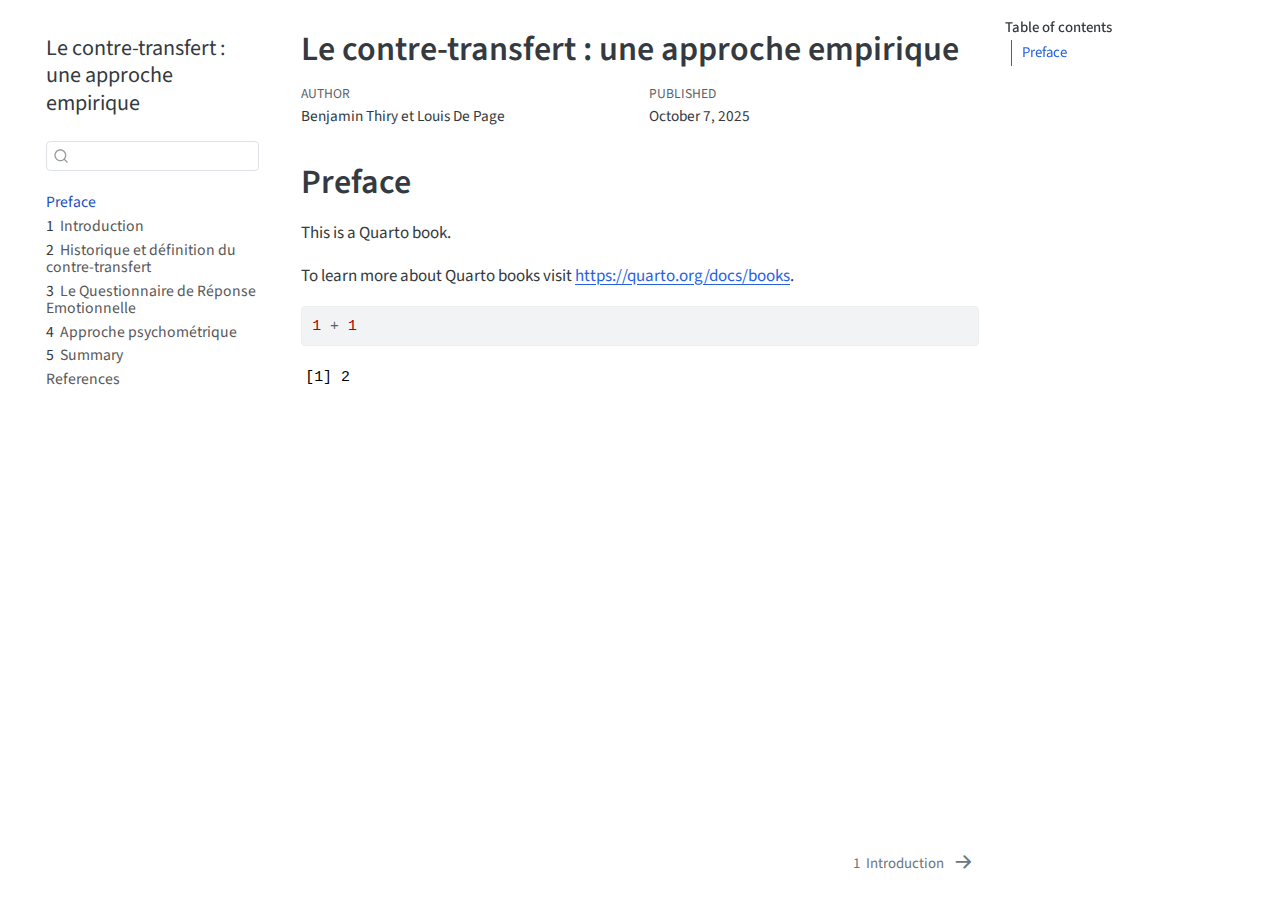
<file: contretransfertlivre/_book/index.html>
<!DOCTYPE html>
<html xmlns="http://www.w3.org/1999/xhtml" lang="en" xml:lang="en"><head>

<meta charset="utf-8">
<meta name="generator" content="quarto-1.4.553">

<meta name="viewport" content="width=device-width, initial-scale=1.0, user-scalable=yes">

<meta name="author" content="Benjamin Thiry et Louis De Page">
<meta name="dcterms.date" content="2025-10-07">

<title>Le contre-transfert : une approche empirique</title>
<style>
code{white-space: pre-wrap;}
span.smallcaps{font-variant: small-caps;}
div.columns{display: flex; gap: min(4vw, 1.5em);}
div.column{flex: auto; overflow-x: auto;}
div.hanging-indent{margin-left: 1.5em; text-indent: -1.5em;}
ul.task-list{list-style: none;}
ul.task-list li input[type="checkbox"] {
  width: 0.8em;
  margin: 0 0.8em 0.2em -1em; /* quarto-specific, see https://github.com/quarto-dev/quarto-cli/issues/4556 */ 
  vertical-align: middle;
}
/* CSS for syntax highlighting */
pre > code.sourceCode { white-space: pre; position: relative; }
pre > code.sourceCode > span { line-height: 1.25; }
pre > code.sourceCode > span:empty { height: 1.2em; }
.sourceCode { overflow: visible; }
code.sourceCode > span { color: inherit; text-decoration: inherit; }
div.sourceCode { margin: 1em 0; }
pre.sourceCode { margin: 0; }
@media screen {
div.sourceCode { overflow: auto; }
}
@media print {
pre > code.sourceCode { white-space: pre-wrap; }
pre > code.sourceCode > span { text-indent: -5em; padding-left: 5em; }
}
pre.numberSource code
  { counter-reset: source-line 0; }
pre.numberSource code > span
  { position: relative; left: -4em; counter-increment: source-line; }
pre.numberSource code > span > a:first-child::before
  { content: counter(source-line);
    position: relative; left: -1em; text-align: right; vertical-align: baseline;
    border: none; display: inline-block;
    -webkit-touch-callout: none; -webkit-user-select: none;
    -khtml-user-select: none; -moz-user-select: none;
    -ms-user-select: none; user-select: none;
    padding: 0 4px; width: 4em;
  }
pre.numberSource { margin-left: 3em;  padding-left: 4px; }
div.sourceCode
  {   }
@media screen {
pre > code.sourceCode > span > a:first-child::before { text-decoration: underline; }
}
</style>


<script src="site_libs/quarto-nav/quarto-nav.js"></script>
<script src="site_libs/quarto-nav/headroom.min.js"></script>
<script src="site_libs/clipboard/clipboard.min.js"></script>
<script src="site_libs/quarto-search/autocomplete.umd.js"></script>
<script src="site_libs/quarto-search/fuse.min.js"></script>
<script src="site_libs/quarto-search/quarto-search.js"></script>
<meta name="quarto:offset" content="./">
<link href="./intro.html" rel="next">
<script src="site_libs/quarto-html/quarto.js"></script>
<script src="site_libs/quarto-html/popper.min.js"></script>
<script src="site_libs/quarto-html/tippy.umd.min.js"></script>
<script src="site_libs/quarto-html/anchor.min.js"></script>
<link href="site_libs/quarto-html/tippy.css" rel="stylesheet">
<link href="site_libs/quarto-html/quarto-syntax-highlighting.css" rel="stylesheet" id="quarto-text-highlighting-styles">
<script src="site_libs/bootstrap/bootstrap.min.js"></script>
<link href="site_libs/bootstrap/bootstrap-icons.css" rel="stylesheet">
<link href="site_libs/bootstrap/bootstrap.min.css" rel="stylesheet" id="quarto-bootstrap" data-mode="light">
<script id="quarto-search-options" type="application/json">{
  "location": "sidebar",
  "copy-button": false,
  "collapse-after": 3,
  "panel-placement": "start",
  "type": "textbox",
  "limit": 50,
  "keyboard-shortcut": [
    "f",
    "/",
    "s"
  ],
  "show-item-context": false,
  "language": {
    "search-no-results-text": "No results",
    "search-matching-documents-text": "matching documents",
    "search-copy-link-title": "Copy link to search",
    "search-hide-matches-text": "Hide additional matches",
    "search-more-match-text": "more match in this document",
    "search-more-matches-text": "more matches in this document",
    "search-clear-button-title": "Clear",
    "search-text-placeholder": "",
    "search-detached-cancel-button-title": "Cancel",
    "search-submit-button-title": "Submit",
    "search-label": "Search"
  }
}</script>


</head>

<body class="nav-sidebar floating">

<div id="quarto-search-results"></div>
  <header id="quarto-header" class="headroom fixed-top">
  <nav class="quarto-secondary-nav">
    <div class="container-fluid d-flex">
      <button type="button" class="quarto-btn-toggle btn" data-bs-toggle="collapse" data-bs-target=".quarto-sidebar-collapse-item" aria-controls="quarto-sidebar" aria-expanded="false" aria-label="Toggle sidebar navigation" onclick="if (window.quartoToggleHeadroom) { window.quartoToggleHeadroom(); }">
        <i class="bi bi-layout-text-sidebar-reverse"></i>
      </button>
        <nav class="quarto-page-breadcrumbs" aria-label="breadcrumb"><ol class="breadcrumb"><li class="breadcrumb-item"><a href="./index.html">Preface</a></li></ol></nav>
        <a class="flex-grow-1" role="button" data-bs-toggle="collapse" data-bs-target=".quarto-sidebar-collapse-item" aria-controls="quarto-sidebar" aria-expanded="false" aria-label="Toggle sidebar navigation" onclick="if (window.quartoToggleHeadroom) { window.quartoToggleHeadroom(); }">      
        </a>
      <button type="button" class="btn quarto-search-button" aria-label="" onclick="window.quartoOpenSearch();">
        <i class="bi bi-search"></i>
      </button>
    </div>
  </nav>
</header>
<!-- content -->
<div id="quarto-content" class="quarto-container page-columns page-rows-contents page-layout-article">
<!-- sidebar -->
  <nav id="quarto-sidebar" class="sidebar collapse collapse-horizontal quarto-sidebar-collapse-item sidebar-navigation floating overflow-auto">
    <div class="pt-lg-2 mt-2 text-left sidebar-header">
    <div class="sidebar-title mb-0 py-0">
      <a href="./">Le contre-transfert : une approche empirique</a> 
    </div>
      </div>
        <div class="mt-2 flex-shrink-0 align-items-center">
        <div class="sidebar-search">
        <div id="quarto-search" class="" title="Search"></div>
        </div>
        </div>
    <div class="sidebar-menu-container"> 
    <ul class="list-unstyled mt-1">
        <li class="sidebar-item">
  <div class="sidebar-item-container"> 
  <a href="./index.html" class="sidebar-item-text sidebar-link active">
 <span class="menu-text">Preface</span></a>
  </div>
</li>
        <li class="sidebar-item">
  <div class="sidebar-item-container"> 
  <a href="./intro.html" class="sidebar-item-text sidebar-link">
 <span class="menu-text"><span class="chapter-number">1</span>&nbsp; <span class="chapter-title">Introduction</span></span></a>
  </div>
</li>
        <li class="sidebar-item">
  <div class="sidebar-item-container"> 
  <a href="./historique.html" class="sidebar-item-text sidebar-link">
 <span class="menu-text"><span class="chapter-number">2</span>&nbsp; <span class="chapter-title">Historique et définition du contre-transfert</span></span></a>
  </div>
</li>
        <li class="sidebar-item">
  <div class="sidebar-item-container"> 
  <a href="./trq.html" class="sidebar-item-text sidebar-link">
 <span class="menu-text"><span class="chapter-number">3</span>&nbsp; <span class="chapter-title">Le Questionnaire de Réponse Emotionnelle</span></span></a>
  </div>
</li>
        <li class="sidebar-item">
  <div class="sidebar-item-container"> 
  <a href="./psychometrique.html" class="sidebar-item-text sidebar-link">
 <span class="menu-text"><span class="chapter-number">4</span>&nbsp; <span class="chapter-title">Approche psychométrique</span></span></a>
  </div>
</li>
        <li class="sidebar-item">
  <div class="sidebar-item-container"> 
  <a href="./summary.html" class="sidebar-item-text sidebar-link">
 <span class="menu-text"><span class="chapter-number">5</span>&nbsp; <span class="chapter-title">Summary</span></span></a>
  </div>
</li>
        <li class="sidebar-item">
  <div class="sidebar-item-container"> 
  <a href="./references.html" class="sidebar-item-text sidebar-link">
 <span class="menu-text">References</span></a>
  </div>
</li>
    </ul>
    </div>
</nav>
<div id="quarto-sidebar-glass" class="quarto-sidebar-collapse-item" data-bs-toggle="collapse" data-bs-target=".quarto-sidebar-collapse-item"></div>
<!-- margin-sidebar -->
    <div id="quarto-margin-sidebar" class="sidebar margin-sidebar">
        <nav id="TOC" role="doc-toc" class="toc-active">
    <h2 id="toc-title">Table of contents</h2>
   
  <ul>
  <li><a href="#preface" id="toc-preface" class="nav-link active" data-scroll-target="#preface">Preface</a></li>
  </ul>
</nav>
    </div>
<!-- main -->
<main class="content" id="quarto-document-content">

<header id="title-block-header" class="quarto-title-block default">
<div class="quarto-title">
<h1 class="title">Le contre-transfert : une approche empirique</h1>
</div>



<div class="quarto-title-meta">

    <div>
    <div class="quarto-title-meta-heading">Author</div>
    <div class="quarto-title-meta-contents">
             <p>Benjamin Thiry et Louis De Page </p>
          </div>
  </div>
    
    <div>
    <div class="quarto-title-meta-heading">Published</div>
    <div class="quarto-title-meta-contents">
      <p class="date">October 7, 2025</p>
    </div>
  </div>
  
    
  </div>
  


</header>


<section id="preface" class="level1 unnumbered">
<h1 class="unnumbered">Preface</h1>
<p>This is a Quarto book.</p>
<p>To learn more about Quarto books visit <a href="https://quarto.org/docs/books" class="uri">https://quarto.org/docs/books</a>.</p>
<div class="cell">
<div class="sourceCode cell-code" id="cb1"><pre class="sourceCode r code-with-copy"><code class="sourceCode r"><span id="cb1-1"><a href="#cb1-1" aria-hidden="true" tabindex="-1"></a><span class="dv">1</span> <span class="sc">+</span> <span class="dv">1</span></span></code><button title="Copy to Clipboard" class="code-copy-button"><i class="bi"></i></button></pre></div>
<div class="cell-output cell-output-stdout">
<pre><code>[1] 2</code></pre>
</div>
</div>


</section>

</main> <!-- /main -->
<script id="quarto-html-after-body" type="application/javascript">
window.document.addEventListener("DOMContentLoaded", function (event) {
  const toggleBodyColorMode = (bsSheetEl) => {
    const mode = bsSheetEl.getAttribute("data-mode");
    const bodyEl = window.document.querySelector("body");
    if (mode === "dark") {
      bodyEl.classList.add("quarto-dark");
      bodyEl.classList.remove("quarto-light");
    } else {
      bodyEl.classList.add("quarto-light");
      bodyEl.classList.remove("quarto-dark");
    }
  }
  const toggleBodyColorPrimary = () => {
    const bsSheetEl = window.document.querySelector("link#quarto-bootstrap");
    if (bsSheetEl) {
      toggleBodyColorMode(bsSheetEl);
    }
  }
  toggleBodyColorPrimary();  
  const icon = "";
  const anchorJS = new window.AnchorJS();
  anchorJS.options = {
    placement: 'right',
    icon: icon
  };
  anchorJS.add('.anchored');
  const isCodeAnnotation = (el) => {
    for (const clz of el.classList) {
      if (clz.startsWith('code-annotation-')) {                     
        return true;
      }
    }
    return false;
  }
  const clipboard = new window.ClipboardJS('.code-copy-button', {
    text: function(trigger) {
      const codeEl = trigger.previousElementSibling.cloneNode(true);
      for (const childEl of codeEl.children) {
        if (isCodeAnnotation(childEl)) {
          childEl.remove();
        }
      }
      return codeEl.innerText;
    }
  });
  clipboard.on('success', function(e) {
    // button target
    const button = e.trigger;
    // don't keep focus
    button.blur();
    // flash "checked"
    button.classList.add('code-copy-button-checked');
    var currentTitle = button.getAttribute("title");
    button.setAttribute("title", "Copied!");
    let tooltip;
    if (window.bootstrap) {
      button.setAttribute("data-bs-toggle", "tooltip");
      button.setAttribute("data-bs-placement", "left");
      button.setAttribute("data-bs-title", "Copied!");
      tooltip = new bootstrap.Tooltip(button, 
        { trigger: "manual", 
          customClass: "code-copy-button-tooltip",
          offset: [0, -8]});
      tooltip.show();    
    }
    setTimeout(function() {
      if (tooltip) {
        tooltip.hide();
        button.removeAttribute("data-bs-title");
        button.removeAttribute("data-bs-toggle");
        button.removeAttribute("data-bs-placement");
      }
      button.setAttribute("title", currentTitle);
      button.classList.remove('code-copy-button-checked');
    }, 1000);
    // clear code selection
    e.clearSelection();
  });
    var localhostRegex = new RegExp(/^(?:http|https):\/\/localhost\:?[0-9]*\//);
    var mailtoRegex = new RegExp(/^mailto:/);
      var filterRegex = new RegExp('/' + window.location.host + '/');
    var isInternal = (href) => {
        return filterRegex.test(href) || localhostRegex.test(href) || mailtoRegex.test(href);
    }
    // Inspect non-navigation links and adorn them if external
 	var links = window.document.querySelectorAll('a[href]:not(.nav-link):not(.navbar-brand):not(.toc-action):not(.sidebar-link):not(.sidebar-item-toggle):not(.pagination-link):not(.no-external):not([aria-hidden]):not(.dropdown-item):not(.quarto-navigation-tool)');
    for (var i=0; i<links.length; i++) {
      const link = links[i];
      if (!isInternal(link.href)) {
        // undo the damage that might have been done by quarto-nav.js in the case of
        // links that we want to consider external
        if (link.dataset.originalHref !== undefined) {
          link.href = link.dataset.originalHref;
        }
      }
    }
  function tippyHover(el, contentFn, onTriggerFn, onUntriggerFn) {
    const config = {
      allowHTML: true,
      maxWidth: 500,
      delay: 100,
      arrow: false,
      appendTo: function(el) {
          return el.parentElement;
      },
      interactive: true,
      interactiveBorder: 10,
      theme: 'quarto',
      placement: 'bottom-start',
    };
    if (contentFn) {
      config.content = contentFn;
    }
    if (onTriggerFn) {
      config.onTrigger = onTriggerFn;
    }
    if (onUntriggerFn) {
      config.onUntrigger = onUntriggerFn;
    }
    window.tippy(el, config); 
  }
  const noterefs = window.document.querySelectorAll('a[role="doc-noteref"]');
  for (var i=0; i<noterefs.length; i++) {
    const ref = noterefs[i];
    tippyHover(ref, function() {
      // use id or data attribute instead here
      let href = ref.getAttribute('data-footnote-href') || ref.getAttribute('href');
      try { href = new URL(href).hash; } catch {}
      const id = href.replace(/^#\/?/, "");
      const note = window.document.getElementById(id);
      if (note) {
        return note.innerHTML;
      } else {
        return "";
      }
    });
  }
  const xrefs = window.document.querySelectorAll('a.quarto-xref');
  const processXRef = (id, note) => {
    // Strip column container classes
    const stripColumnClz = (el) => {
      el.classList.remove("page-full", "page-columns");
      if (el.children) {
        for (const child of el.children) {
          stripColumnClz(child);
        }
      }
    }
    stripColumnClz(note)
    if (id === null || id.startsWith('sec-')) {
      // Special case sections, only their first couple elements
      const container = document.createElement("div");
      if (note.children && note.children.length > 2) {
        container.appendChild(note.children[0].cloneNode(true));
        for (let i = 1; i < note.children.length; i++) {
          const child = note.children[i];
          if (child.tagName === "P" && child.innerText === "") {
            continue;
          } else {
            container.appendChild(child.cloneNode(true));
            break;
          }
        }
        if (window.Quarto?.typesetMath) {
          window.Quarto.typesetMath(container);
        }
        return container.innerHTML
      } else {
        if (window.Quarto?.typesetMath) {
          window.Quarto.typesetMath(note);
        }
        return note.innerHTML;
      }
    } else {
      // Remove any anchor links if they are present
      const anchorLink = note.querySelector('a.anchorjs-link');
      if (anchorLink) {
        anchorLink.remove();
      }
      if (window.Quarto?.typesetMath) {
        window.Quarto.typesetMath(note);
      }
      // TODO in 1.5, we should make sure this works without a callout special case
      if (note.classList.contains("callout")) {
        return note.outerHTML;
      } else {
        return note.innerHTML;
      }
    }
  }
  for (var i=0; i<xrefs.length; i++) {
    const xref = xrefs[i];
    tippyHover(xref, undefined, function(instance) {
      instance.disable();
      let url = xref.getAttribute('href');
      let hash = undefined; 
      if (url.startsWith('#')) {
        hash = url;
      } else {
        try { hash = new URL(url).hash; } catch {}
      }
      if (hash) {
        const id = hash.replace(/^#\/?/, "");
        const note = window.document.getElementById(id);
        if (note !== null) {
          try {
            const html = processXRef(id, note.cloneNode(true));
            instance.setContent(html);
          } finally {
            instance.enable();
            instance.show();
          }
        } else {
          // See if we can fetch this
          fetch(url.split('#')[0])
          .then(res => res.text())
          .then(html => {
            const parser = new DOMParser();
            const htmlDoc = parser.parseFromString(html, "text/html");
            const note = htmlDoc.getElementById(id);
            if (note !== null) {
              const html = processXRef(id, note);
              instance.setContent(html);
            } 
          }).finally(() => {
            instance.enable();
            instance.show();
          });
        }
      } else {
        // See if we can fetch a full url (with no hash to target)
        // This is a special case and we should probably do some content thinning / targeting
        fetch(url)
        .then(res => res.text())
        .then(html => {
          const parser = new DOMParser();
          const htmlDoc = parser.parseFromString(html, "text/html");
          const note = htmlDoc.querySelector('main.content');
          if (note !== null) {
            // This should only happen for chapter cross references
            // (since there is no id in the URL)
            // remove the first header
            if (note.children.length > 0 && note.children[0].tagName === "HEADER") {
              note.children[0].remove();
            }
            const html = processXRef(null, note);
            instance.setContent(html);
          } 
        }).finally(() => {
          instance.enable();
          instance.show();
        });
      }
    }, function(instance) {
    });
  }
      let selectedAnnoteEl;
      const selectorForAnnotation = ( cell, annotation) => {
        let cellAttr = 'data-code-cell="' + cell + '"';
        let lineAttr = 'data-code-annotation="' +  annotation + '"';
        const selector = 'span[' + cellAttr + '][' + lineAttr + ']';
        return selector;
      }
      const selectCodeLines = (annoteEl) => {
        const doc = window.document;
        const targetCell = annoteEl.getAttribute("data-target-cell");
        const targetAnnotation = annoteEl.getAttribute("data-target-annotation");
        const annoteSpan = window.document.querySelector(selectorForAnnotation(targetCell, targetAnnotation));
        const lines = annoteSpan.getAttribute("data-code-lines").split(",");
        const lineIds = lines.map((line) => {
          return targetCell + "-" + line;
        })
        let top = null;
        let height = null;
        let parent = null;
        if (lineIds.length > 0) {
            //compute the position of the single el (top and bottom and make a div)
            const el = window.document.getElementById(lineIds[0]);
            top = el.offsetTop;
            height = el.offsetHeight;
            parent = el.parentElement.parentElement;
          if (lineIds.length > 1) {
            const lastEl = window.document.getElementById(lineIds[lineIds.length - 1]);
            const bottom = lastEl.offsetTop + lastEl.offsetHeight;
            height = bottom - top;
          }
          if (top !== null && height !== null && parent !== null) {
            // cook up a div (if necessary) and position it 
            let div = window.document.getElementById("code-annotation-line-highlight");
            if (div === null) {
              div = window.document.createElement("div");
              div.setAttribute("id", "code-annotation-line-highlight");
              div.style.position = 'absolute';
              parent.appendChild(div);
            }
            div.style.top = top - 2 + "px";
            div.style.height = height + 4 + "px";
            div.style.left = 0;
            let gutterDiv = window.document.getElementById("code-annotation-line-highlight-gutter");
            if (gutterDiv === null) {
              gutterDiv = window.document.createElement("div");
              gutterDiv.setAttribute("id", "code-annotation-line-highlight-gutter");
              gutterDiv.style.position = 'absolute';
              const codeCell = window.document.getElementById(targetCell);
              const gutter = codeCell.querySelector('.code-annotation-gutter');
              gutter.appendChild(gutterDiv);
            }
            gutterDiv.style.top = top - 2 + "px";
            gutterDiv.style.height = height + 4 + "px";
          }
          selectedAnnoteEl = annoteEl;
        }
      };
      const unselectCodeLines = () => {
        const elementsIds = ["code-annotation-line-highlight", "code-annotation-line-highlight-gutter"];
        elementsIds.forEach((elId) => {
          const div = window.document.getElementById(elId);
          if (div) {
            div.remove();
          }
        });
        selectedAnnoteEl = undefined;
      };
        // Handle positioning of the toggle
    window.addEventListener(
      "resize",
      throttle(() => {
        elRect = undefined;
        if (selectedAnnoteEl) {
          selectCodeLines(selectedAnnoteEl);
        }
      }, 10)
    );
    function throttle(fn, ms) {
    let throttle = false;
    let timer;
      return (...args) => {
        if(!throttle) { // first call gets through
            fn.apply(this, args);
            throttle = true;
        } else { // all the others get throttled
            if(timer) clearTimeout(timer); // cancel #2
            timer = setTimeout(() => {
              fn.apply(this, args);
              timer = throttle = false;
            }, ms);
        }
      };
    }
      // Attach click handler to the DT
      const annoteDls = window.document.querySelectorAll('dt[data-target-cell]');
      for (const annoteDlNode of annoteDls) {
        annoteDlNode.addEventListener('click', (event) => {
          const clickedEl = event.target;
          if (clickedEl !== selectedAnnoteEl) {
            unselectCodeLines();
            const activeEl = window.document.querySelector('dt[data-target-cell].code-annotation-active');
            if (activeEl) {
              activeEl.classList.remove('code-annotation-active');
            }
            selectCodeLines(clickedEl);
            clickedEl.classList.add('code-annotation-active');
          } else {
            // Unselect the line
            unselectCodeLines();
            clickedEl.classList.remove('code-annotation-active');
          }
        });
      }
  const findCites = (el) => {
    const parentEl = el.parentElement;
    if (parentEl) {
      const cites = parentEl.dataset.cites;
      if (cites) {
        return {
          el,
          cites: cites.split(' ')
        };
      } else {
        return findCites(el.parentElement)
      }
    } else {
      return undefined;
    }
  };
  var bibliorefs = window.document.querySelectorAll('a[role="doc-biblioref"]');
  for (var i=0; i<bibliorefs.length; i++) {
    const ref = bibliorefs[i];
    const citeInfo = findCites(ref);
    if (citeInfo) {
      tippyHover(citeInfo.el, function() {
        var popup = window.document.createElement('div');
        citeInfo.cites.forEach(function(cite) {
          var citeDiv = window.document.createElement('div');
          citeDiv.classList.add('hanging-indent');
          citeDiv.classList.add('csl-entry');
          var biblioDiv = window.document.getElementById('ref-' + cite);
          if (biblioDiv) {
            citeDiv.innerHTML = biblioDiv.innerHTML;
          }
          popup.appendChild(citeDiv);
        });
        return popup.innerHTML;
      });
    }
  }
});
</script>
<nav class="page-navigation">
  <div class="nav-page nav-page-previous">
  </div>
  <div class="nav-page nav-page-next">
      <a href="./intro.html" class="pagination-link" aria-label="Introduction">
        <span class="nav-page-text"><span class="chapter-number">1</span>&nbsp; <span class="chapter-title">Introduction</span></span> <i class="bi bi-arrow-right-short"></i>
      </a>
  </div>
</nav>
</div> <!-- /content -->




</body></html>
</file>
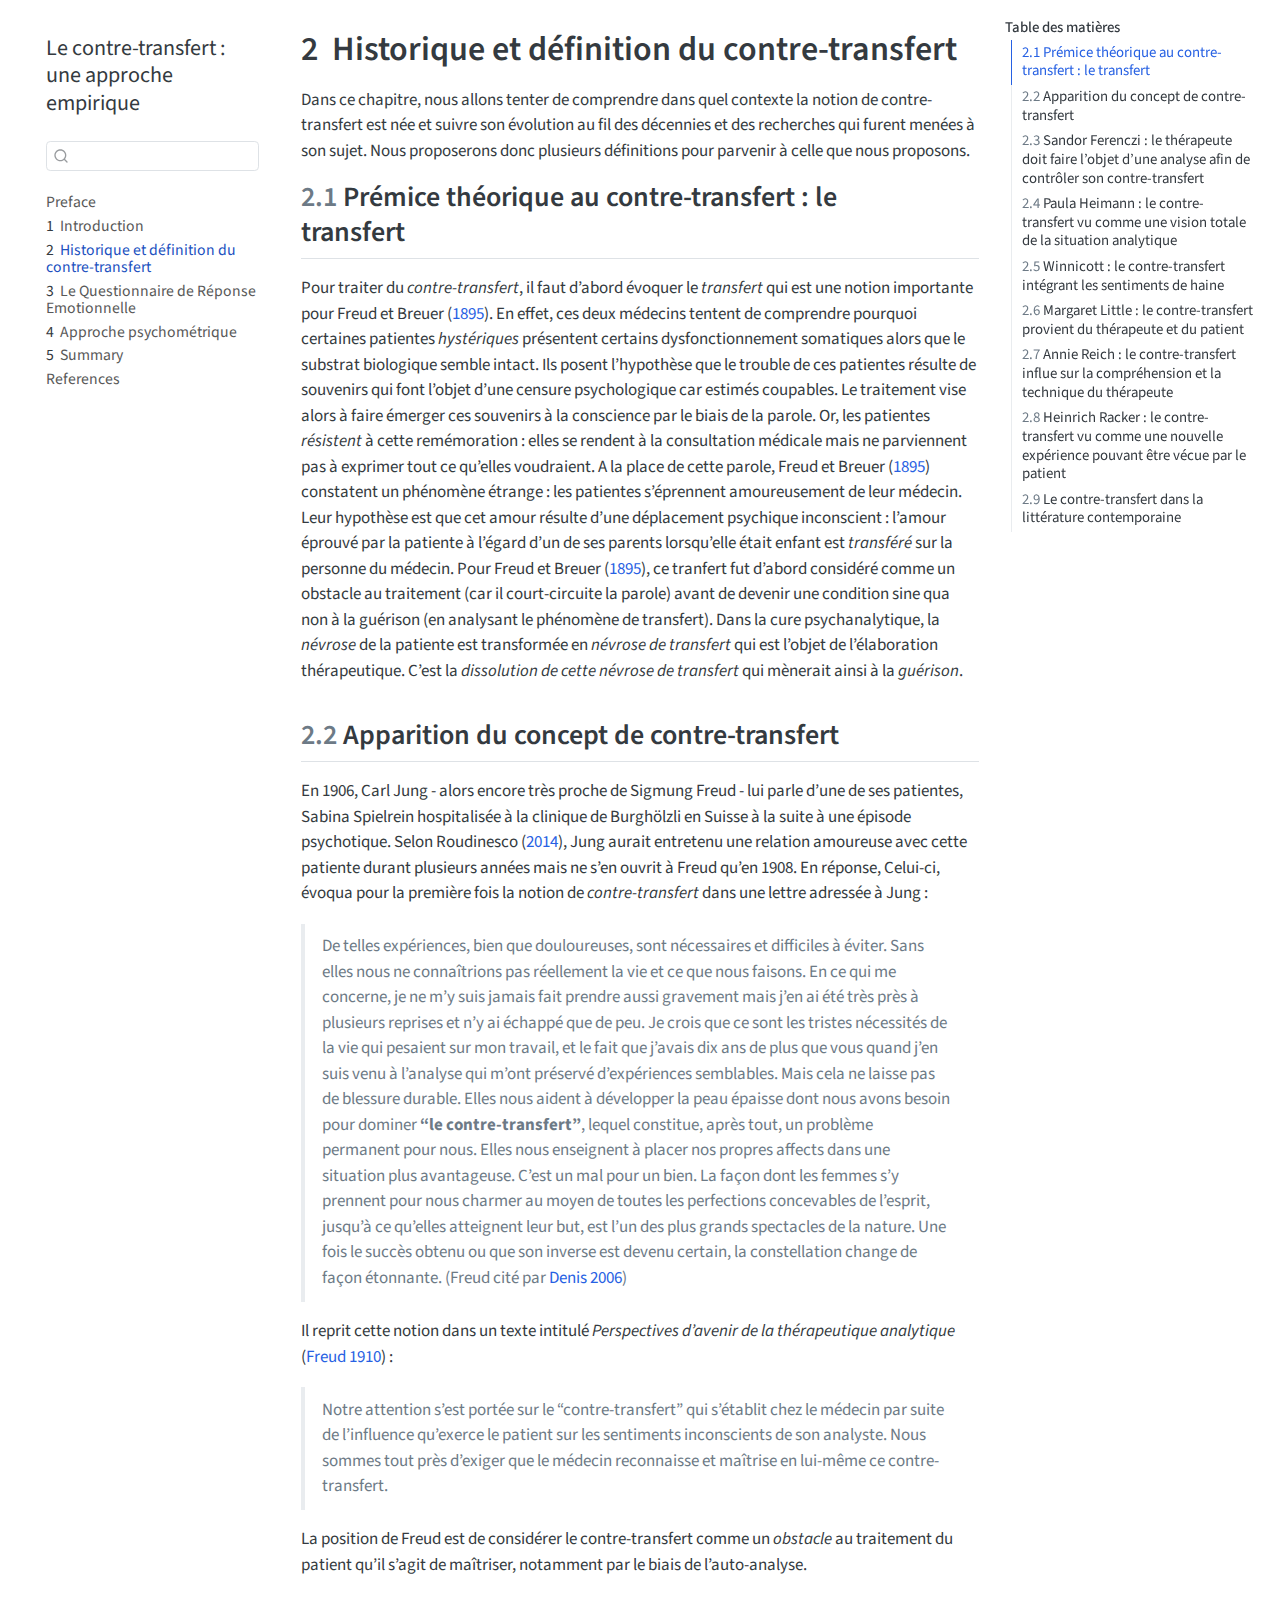
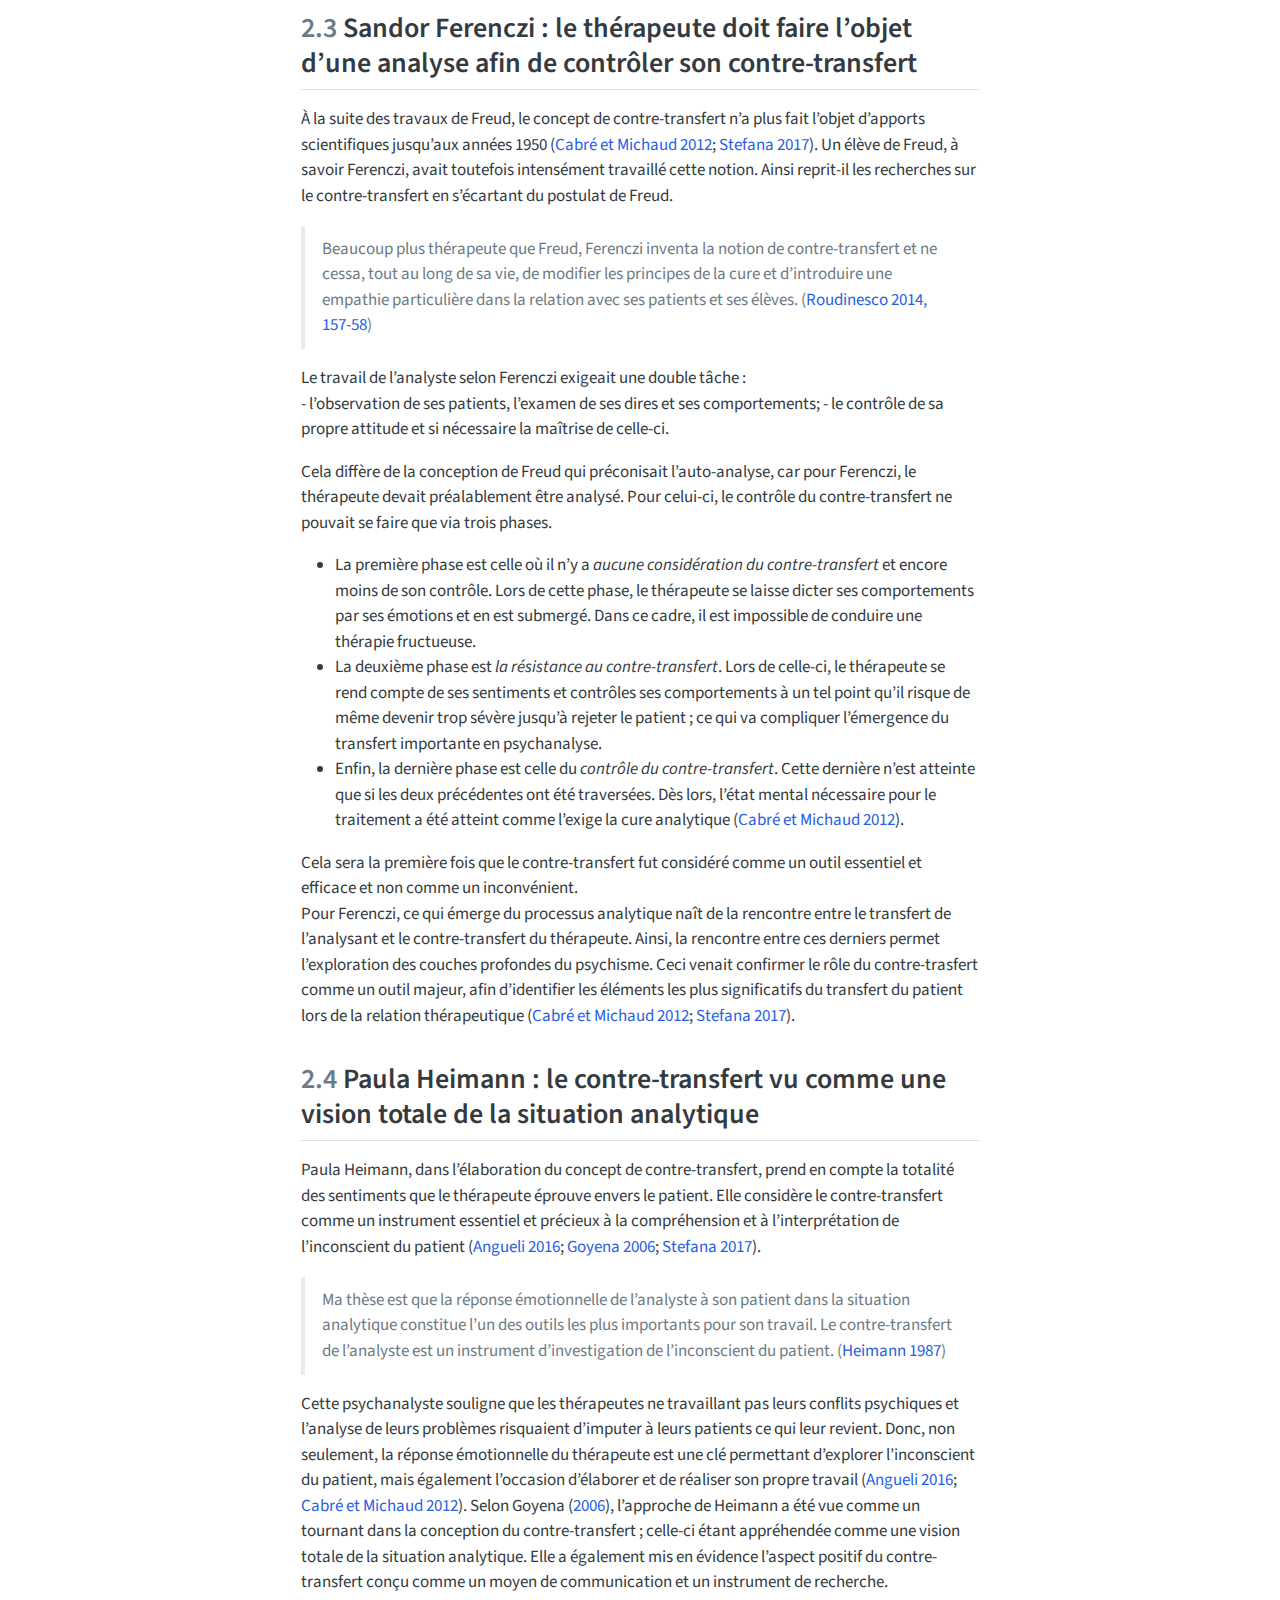
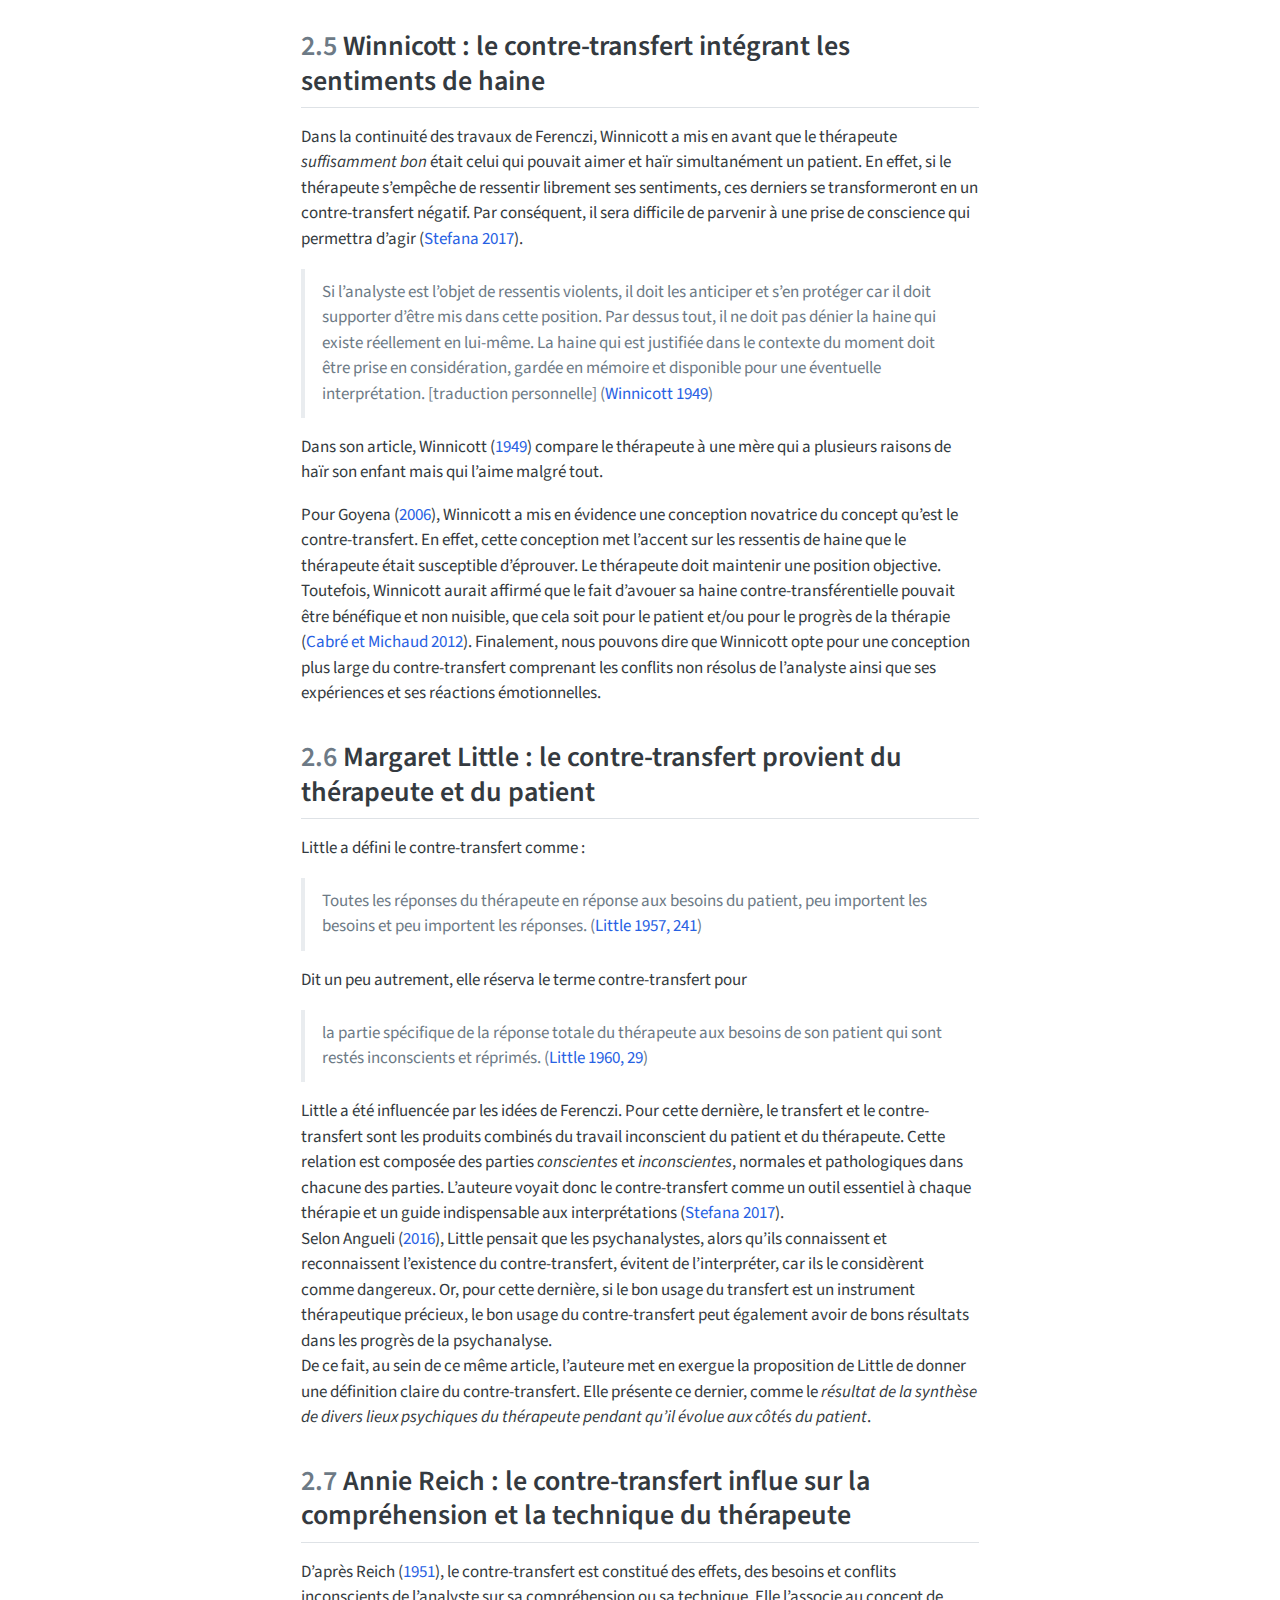
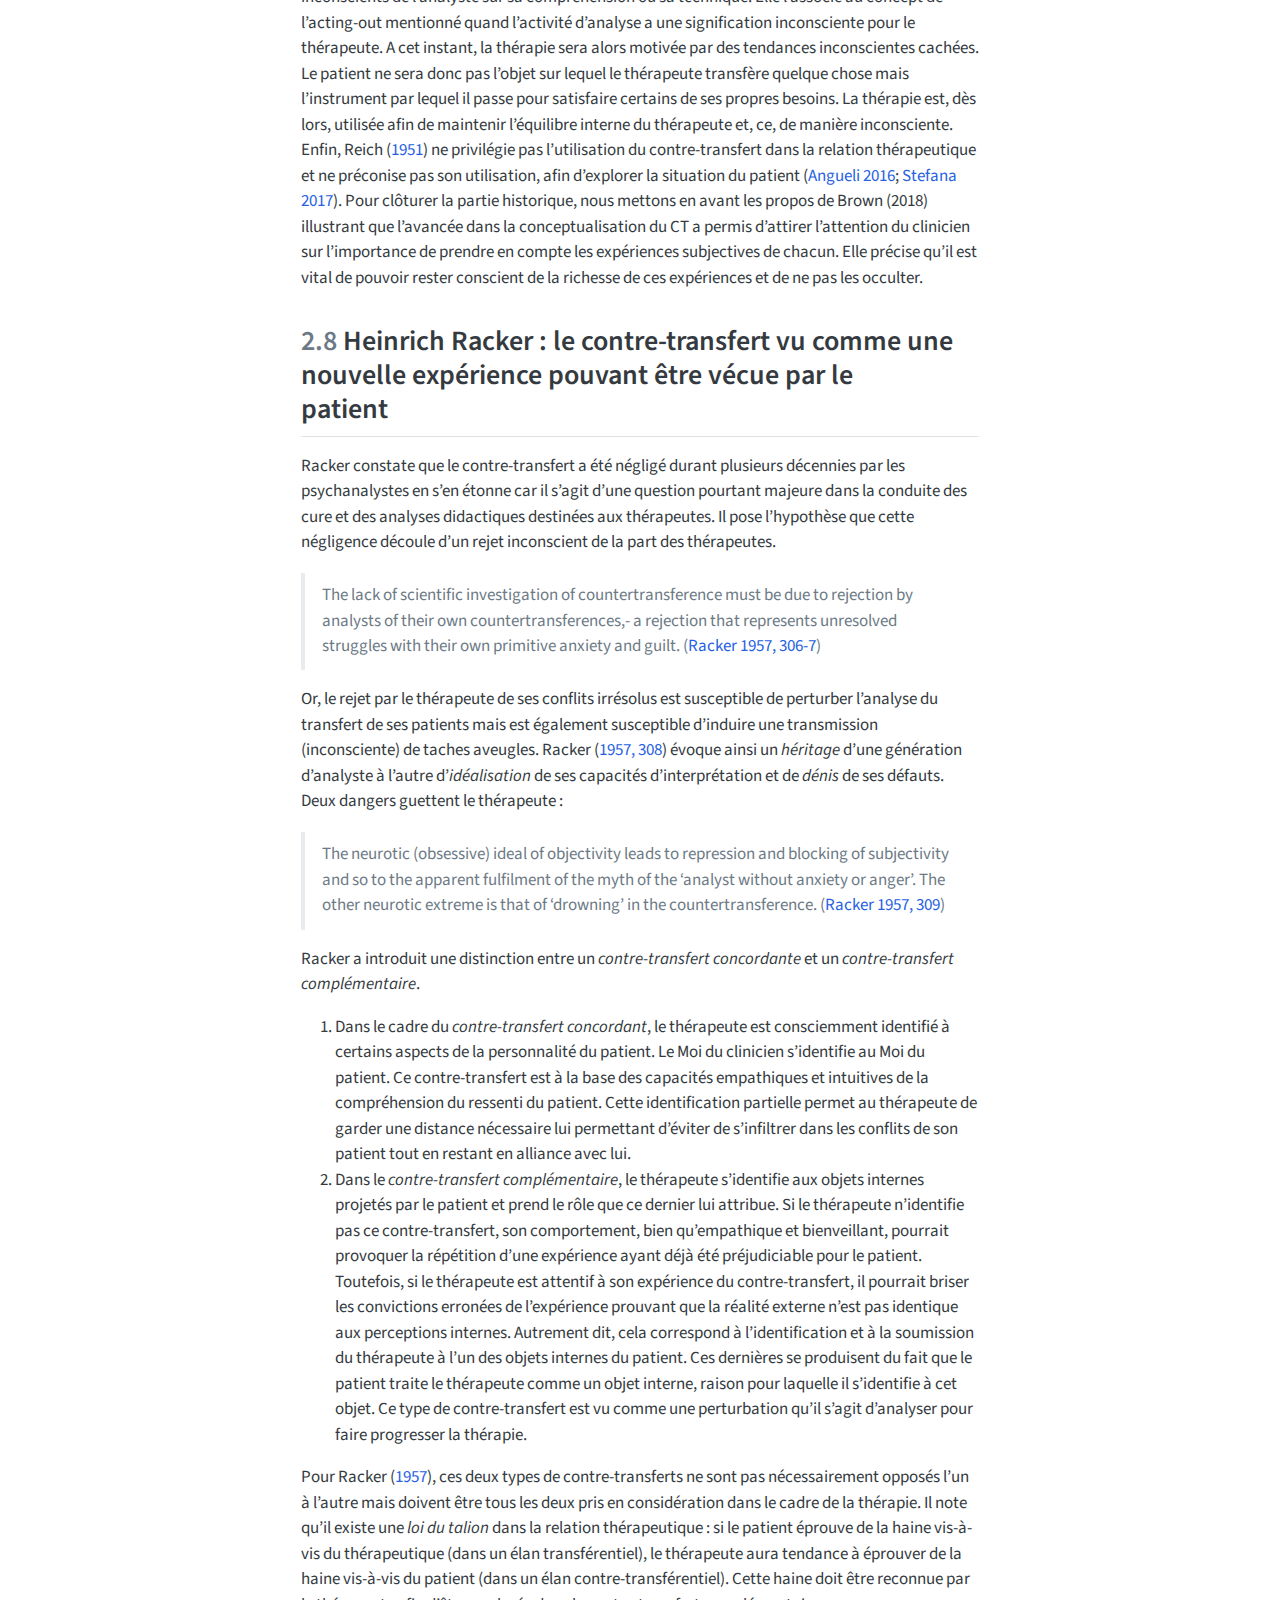
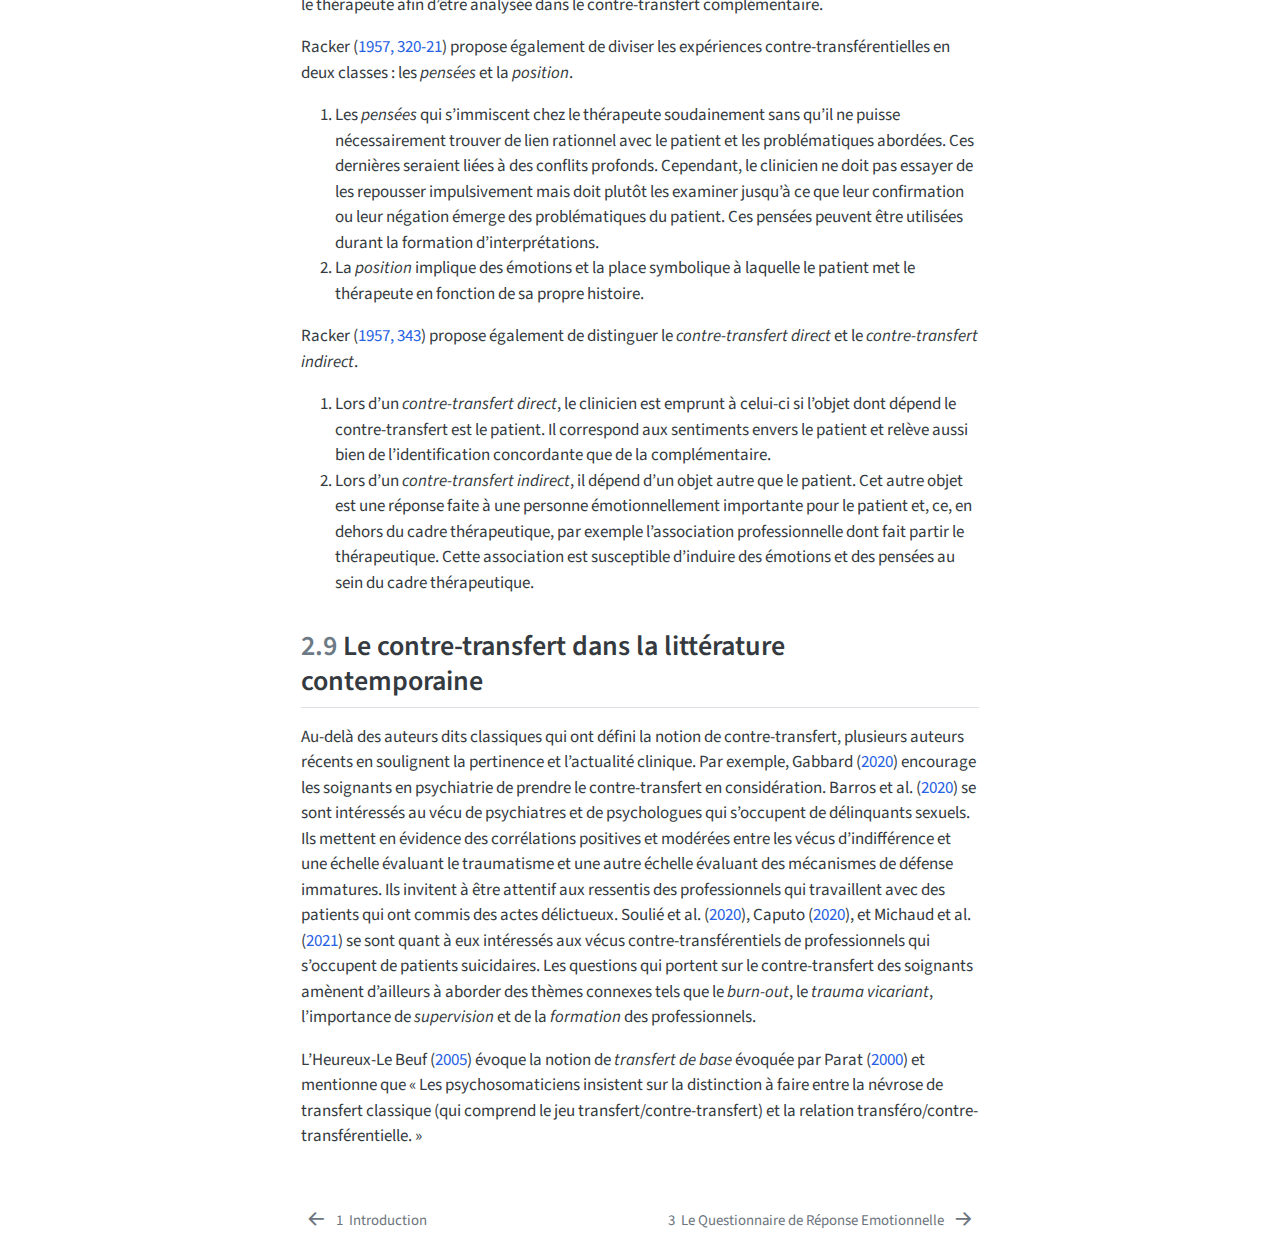
<file: contretransfertlivre/_book/historique.html>
<!DOCTYPE html>
<html xmlns="http://www.w3.org/1999/xhtml" lang="fr" xml:lang="fr"><head>

<meta charset="utf-8">
<meta name="generator" content="quarto-1.4.553">

<meta name="viewport" content="width=device-width, initial-scale=1.0, user-scalable=yes">


<title>Le contre-transfert : une approche empirique - 2&nbsp; Historique et définition du contre-transfert</title>
<style>
code{white-space: pre-wrap;}
span.smallcaps{font-variant: small-caps;}
div.columns{display: flex; gap: min(4vw, 1.5em);}
div.column{flex: auto; overflow-x: auto;}
div.hanging-indent{margin-left: 1.5em; text-indent: -1.5em;}
ul.task-list{list-style: none;}
ul.task-list li input[type="checkbox"] {
  width: 0.8em;
  margin: 0 0.8em 0.2em -1em; /* quarto-specific, see https://github.com/quarto-dev/quarto-cli/issues/4556 */ 
  vertical-align: middle;
}
/* CSS for citations */
div.csl-bib-body { }
div.csl-entry {
  clear: both;
  margin-bottom: 0em;
}
.hanging-indent div.csl-entry {
  margin-left:2em;
  text-indent:-2em;
}
div.csl-left-margin {
  min-width:2em;
  float:left;
}
div.csl-right-inline {
  margin-left:2em;
  padding-left:1em;
}
div.csl-indent {
  margin-left: 2em;
}</style>


<script src="site_libs/quarto-nav/quarto-nav.js"></script>
<script src="site_libs/quarto-nav/headroom.min.js"></script>
<script src="site_libs/clipboard/clipboard.min.js"></script>
<script src="site_libs/quarto-search/autocomplete.umd.js"></script>
<script src="site_libs/quarto-search/fuse.min.js"></script>
<script src="site_libs/quarto-search/quarto-search.js"></script>
<meta name="quarto:offset" content="./">
<link href="./trq.html" rel="next">
<link href="./intro.html" rel="prev">
<script src="site_libs/quarto-html/quarto.js"></script>
<script src="site_libs/quarto-html/popper.min.js"></script>
<script src="site_libs/quarto-html/tippy.umd.min.js"></script>
<script src="site_libs/quarto-html/anchor.min.js"></script>
<link href="site_libs/quarto-html/tippy.css" rel="stylesheet">
<link href="site_libs/quarto-html/quarto-syntax-highlighting.css" rel="stylesheet" id="quarto-text-highlighting-styles">
<script src="site_libs/bootstrap/bootstrap.min.js"></script>
<link href="site_libs/bootstrap/bootstrap-icons.css" rel="stylesheet">
<link href="site_libs/bootstrap/bootstrap.min.css" rel="stylesheet" id="quarto-bootstrap" data-mode="light">
<script id="quarto-search-options" type="application/json">{
  "location": "sidebar",
  "copy-button": false,
  "collapse-after": 3,
  "panel-placement": "start",
  "type": "textbox",
  "limit": 50,
  "keyboard-shortcut": [
    "f",
    "/",
    "s"
  ],
  "show-item-context": false,
  "language": {
    "search-no-results-text": "Pas de résultats",
    "search-matching-documents-text": "documents trouvés",
    "search-copy-link-title": "Copier le lien vers la recherche",
    "search-hide-matches-text": "Cacher les correspondances additionnelles",
    "search-more-match-text": "correspondance de plus dans ce document",
    "search-more-matches-text": "correspondances de plus dans ce document",
    "search-clear-button-title": "Effacer",
    "search-text-placeholder": "",
    "search-detached-cancel-button-title": "Annuler",
    "search-submit-button-title": "Envoyer",
    "search-label": "Recherche"
  }
}</script>


</head>

<body class="nav-sidebar floating">

<div id="quarto-search-results"></div>
  <header id="quarto-header" class="headroom fixed-top">
  <nav class="quarto-secondary-nav">
    <div class="container-fluid d-flex">
      <button type="button" class="quarto-btn-toggle btn" data-bs-toggle="collapse" data-bs-target=".quarto-sidebar-collapse-item" aria-controls="quarto-sidebar" aria-expanded="false" aria-label="Basculer la barre latérale" onclick="if (window.quartoToggleHeadroom) { window.quartoToggleHeadroom(); }">
        <i class="bi bi-layout-text-sidebar-reverse"></i>
      </button>
        <nav class="quarto-page-breadcrumbs" aria-label="breadcrumb"><ol class="breadcrumb"><li class="breadcrumb-item"><a href="./historique.html"><span class="chapter-number">2</span>&nbsp; <span class="chapter-title">Historique et définition du contre-transfert</span></a></li></ol></nav>
        <a class="flex-grow-1" role="button" data-bs-toggle="collapse" data-bs-target=".quarto-sidebar-collapse-item" aria-controls="quarto-sidebar" aria-expanded="false" aria-label="Basculer la barre latérale" onclick="if (window.quartoToggleHeadroom) { window.quartoToggleHeadroom(); }">      
        </a>
      <button type="button" class="btn quarto-search-button" aria-label="" onclick="window.quartoOpenSearch();">
        <i class="bi bi-search"></i>
      </button>
    </div>
  </nav>
</header>
<!-- content -->
<div id="quarto-content" class="quarto-container page-columns page-rows-contents page-layout-article">
<!-- sidebar -->
  <nav id="quarto-sidebar" class="sidebar collapse collapse-horizontal quarto-sidebar-collapse-item sidebar-navigation floating overflow-auto">
    <div class="pt-lg-2 mt-2 text-left sidebar-header">
    <div class="sidebar-title mb-0 py-0">
      <a href="./">Le contre-transfert : une approche empirique</a> 
    </div>
      </div>
        <div class="mt-2 flex-shrink-0 align-items-center">
        <div class="sidebar-search">
        <div id="quarto-search" class="" title="Recherche"></div>
        </div>
        </div>
    <div class="sidebar-menu-container"> 
    <ul class="list-unstyled mt-1">
        <li class="sidebar-item">
  <div class="sidebar-item-container"> 
  <a href="./index.html" class="sidebar-item-text sidebar-link">
 <span class="menu-text">Preface</span></a>
  </div>
</li>
        <li class="sidebar-item">
  <div class="sidebar-item-container"> 
  <a href="./intro.html" class="sidebar-item-text sidebar-link">
 <span class="menu-text"><span class="chapter-number">1</span>&nbsp; <span class="chapter-title">Introduction</span></span></a>
  </div>
</li>
        <li class="sidebar-item">
  <div class="sidebar-item-container"> 
  <a href="./historique.html" class="sidebar-item-text sidebar-link active">
 <span class="menu-text"><span class="chapter-number">2</span>&nbsp; <span class="chapter-title">Historique et définition du contre-transfert</span></span></a>
  </div>
</li>
        <li class="sidebar-item">
  <div class="sidebar-item-container"> 
  <a href="./trq.html" class="sidebar-item-text sidebar-link">
 <span class="menu-text"><span class="chapter-number">3</span>&nbsp; <span class="chapter-title">Le Questionnaire de Réponse Emotionnelle</span></span></a>
  </div>
</li>
        <li class="sidebar-item">
  <div class="sidebar-item-container"> 
  <a href="./psychometrique.html" class="sidebar-item-text sidebar-link">
 <span class="menu-text"><span class="chapter-number">4</span>&nbsp; <span class="chapter-title">Approche psychométrique</span></span></a>
  </div>
</li>
        <li class="sidebar-item">
  <div class="sidebar-item-container"> 
  <a href="./summary.html" class="sidebar-item-text sidebar-link">
 <span class="menu-text"><span class="chapter-number">5</span>&nbsp; <span class="chapter-title">Summary</span></span></a>
  </div>
</li>
        <li class="sidebar-item">
  <div class="sidebar-item-container"> 
  <a href="./references.html" class="sidebar-item-text sidebar-link">
 <span class="menu-text">References</span></a>
  </div>
</li>
    </ul>
    </div>
</nav>
<div id="quarto-sidebar-glass" class="quarto-sidebar-collapse-item" data-bs-toggle="collapse" data-bs-target=".quarto-sidebar-collapse-item"></div>
<!-- margin-sidebar -->
    <div id="quarto-margin-sidebar" class="sidebar margin-sidebar">
        <nav id="TOC" role="doc-toc" class="toc-active">
    <h2 id="toc-title">Table des matières</h2>
   
  <ul>
  <li><a href="#prémice-théorique-au-contre-transfert-le-transfert" id="toc-prémice-théorique-au-contre-transfert-le-transfert" class="nav-link active" data-scroll-target="#prémice-théorique-au-contre-transfert-le-transfert"><span class="header-section-number">2.1</span> Prémice théorique au contre-transfert : le transfert</a></li>
  <li><a href="#apparition-du-concept-de-contre-transfert" id="toc-apparition-du-concept-de-contre-transfert" class="nav-link" data-scroll-target="#apparition-du-concept-de-contre-transfert"><span class="header-section-number">2.2</span> Apparition du concept de contre-transfert</a></li>
  <li><a href="#sandor-ferenczi-le-thérapeute-doit-faire-lobjet-dune-analyse-afin-de-contrôler-son-contre-transfert" id="toc-sandor-ferenczi-le-thérapeute-doit-faire-lobjet-dune-analyse-afin-de-contrôler-son-contre-transfert" class="nav-link" data-scroll-target="#sandor-ferenczi-le-thérapeute-doit-faire-lobjet-dune-analyse-afin-de-contrôler-son-contre-transfert"><span class="header-section-number">2.3</span> Sandor Ferenczi : le thérapeute doit faire l’objet d’une analyse afin de contrôler son contre-transfert</a></li>
  <li><a href="#paula-heimann-le-contre-transfert-vu-comme-une-vision-totale-de-la-situation-analytique" id="toc-paula-heimann-le-contre-transfert-vu-comme-une-vision-totale-de-la-situation-analytique" class="nav-link" data-scroll-target="#paula-heimann-le-contre-transfert-vu-comme-une-vision-totale-de-la-situation-analytique"><span class="header-section-number">2.4</span> Paula Heimann : le contre-transfert vu comme une vision totale de la situation analytique</a></li>
  <li><a href="#winnicott-le-contre-transfert-intégrant-les-sentiments-de-haine" id="toc-winnicott-le-contre-transfert-intégrant-les-sentiments-de-haine" class="nav-link" data-scroll-target="#winnicott-le-contre-transfert-intégrant-les-sentiments-de-haine"><span class="header-section-number">2.5</span> Winnicott : le contre-transfert intégrant les sentiments de haine</a></li>
  <li><a href="#margaret-little-le-contre-transfert-provient-du-thérapeute-et-du-patient" id="toc-margaret-little-le-contre-transfert-provient-du-thérapeute-et-du-patient" class="nav-link" data-scroll-target="#margaret-little-le-contre-transfert-provient-du-thérapeute-et-du-patient"><span class="header-section-number">2.6</span> Margaret Little : le contre-transfert provient du thérapeute et du patient</a></li>
  <li><a href="#annie-reich-le-contre-transfert-influe-sur-la-compréhension-et-la-technique-du-thérapeute" id="toc-annie-reich-le-contre-transfert-influe-sur-la-compréhension-et-la-technique-du-thérapeute" class="nav-link" data-scroll-target="#annie-reich-le-contre-transfert-influe-sur-la-compréhension-et-la-technique-du-thérapeute"><span class="header-section-number">2.7</span> Annie Reich : le contre-transfert influe sur la compréhension et la technique du thérapeute</a></li>
  <li><a href="#heinrich-racker-le-contre-transfert-vu-comme-une-nouvelle-expérience-pouvant-être-vécue-par-le-patient" id="toc-heinrich-racker-le-contre-transfert-vu-comme-une-nouvelle-expérience-pouvant-être-vécue-par-le-patient" class="nav-link" data-scroll-target="#heinrich-racker-le-contre-transfert-vu-comme-une-nouvelle-expérience-pouvant-être-vécue-par-le-patient"><span class="header-section-number">2.8</span> Heinrich Racker : le contre-transfert vu comme une nouvelle expérience pouvant être vécue par le patient</a></li>
  <li><a href="#le-contre-transfert-dans-la-littérature-contemporaine" id="toc-le-contre-transfert-dans-la-littérature-contemporaine" class="nav-link" data-scroll-target="#le-contre-transfert-dans-la-littérature-contemporaine"><span class="header-section-number">2.9</span> Le contre-transfert dans la littérature contemporaine</a></li>
  </ul>
</nav>
    </div>
<!-- main -->
<main class="content" id="quarto-document-content">

<header id="title-block-header" class="quarto-title-block default">
<div class="quarto-title">
<h1 class="title"><span id="historique" class="quarto-section-identifier"><span class="chapter-number">2</span>&nbsp; <span class="chapter-title">Historique et définition du contre-transfert</span></span></h1>
</div>



<div class="quarto-title-meta">

    
  
    
  </div>
  


</header>


<p>Dans ce chapitre, nous allons tenter de comprendre dans quel contexte la notion de contre-transfert est née et suivre son évolution au fil des décennies et des recherches qui furent menées à son sujet. Nous proposerons donc plusieurs définitions pour parvenir à celle que nous proposons.</p>
<section id="prémice-théorique-au-contre-transfert-le-transfert" class="level2" data-number="2.1">
<h2 data-number="2.1" class="anchored" data-anchor-id="prémice-théorique-au-contre-transfert-le-transfert"><span class="header-section-number">2.1</span> Prémice théorique au contre-transfert : le transfert</h2>
<p>Pour traiter du <em>contre-transfert</em>, il faut d’abord évoquer le <em>transfert</em> qui est une notion importante pour <span class="citation" data-cites="freud1895etudes">Freud et Breuer (<a href="references.html#ref-freud1895etudes" role="doc-biblioref">1895</a>)</span>. En effet, ces deux médecins tentent de comprendre pourquoi certaines patientes <em>hystériques</em> présentent certains dysfonctionnement somatiques alors que le substrat biologique semble intact. Ils posent l’hypothèse que le trouble de ces patientes résulte de souvenirs qui font l’objet d’une censure psychologique car estimés coupables. Le traitement vise alors à faire émerger ces souvenirs à la conscience par le biais de la parole. Or, les patientes <em>résistent</em> à cette remémoration : elles se rendent à la consultation médicale mais ne parviennent pas à exprimer tout ce qu’elles voudraient. A la place de cette parole, <span class="citation" data-cites="freud1895etudes">Freud et Breuer (<a href="references.html#ref-freud1895etudes" role="doc-biblioref">1895</a>)</span> constatent un phénomène étrange : les patientes s’éprennent amoureusement de leur médecin. Leur hypothèse est que cet amour résulte d’une déplacement psychique inconscient : l’amour éprouvé par la patiente à l’égard d’un de ses parents lorsqu’elle était enfant est <em>transféré</em> sur la personne du médecin. Pour <span class="citation" data-cites="freud1895etudes">Freud et Breuer (<a href="references.html#ref-freud1895etudes" role="doc-biblioref">1895</a>)</span>, ce tranfert fut d’abord considéré comme un obstacle au traitement (car il court-circuite la parole) avant de devenir une condition sine qua non à la guérison (en analysant le phénomène de transfert). Dans la cure psychanalytique, la <em>névrose</em> de la patiente est transformée en <em>névrose de transfert</em> qui est l’objet de l’élaboration thérapeutique. C’est la <em>dissolution de cette névrose de transfert</em> qui mènerait ainsi à la <em>guérison</em>.</p>
</section>
<section id="apparition-du-concept-de-contre-transfert" class="level2" data-number="2.2">
<h2 data-number="2.2" class="anchored" data-anchor-id="apparition-du-concept-de-contre-transfert"><span class="header-section-number">2.2</span> Apparition du concept de contre-transfert</h2>
<p>En 1906, Carl Jung - alors encore très proche de Sigmung Freud - lui parle d’une de ses patientes, Sabina Spielrein hospitalisée à la clinique de Burghölzli en Suisse à la suite à une épisode psychotique. Selon <span class="citation" data-cites="roudinesco2014sigmund">Roudinesco (<a href="references.html#ref-roudinesco2014sigmund" role="doc-biblioref">2014</a>)</span>, Jung aurait entretenu une relation amoureuse avec cette patiente durant plusieurs années mais ne s’en ouvrit à Freud qu’en 1908. En réponse, Celui-ci, évoqua pour la première fois la notion de <em>contre-transfert</em> dans une lettre adressée à Jung :</p>
<blockquote class="blockquote">
<p>De telles expériences, bien que douloureuses, sont nécessaires et difficiles à éviter. Sans elles nous ne connaîtrions pas réellement la vie et ce que nous faisons. En ce qui me concerne, je ne m’y suis jamais fait prendre aussi gravement mais j’en ai été très près à plusieurs reprises et n’y ai échappé que de peu. Je crois que ce sont les tristes nécessités de la vie qui pesaient sur mon travail, et le fait que j’avais dix ans de plus que vous quand j’en suis venu à l’analyse qui m’ont préservé d’expériences semblables. Mais cela ne laisse pas de blessure durable. Elles nous aident à développer la peau épaisse dont nous avons besoin pour dominer <strong>“le contre-transfert”</strong>, lequel constitue, après tout, un problème permanent pour nous. Elles nous enseignent à placer nos propres affects dans une situation plus avantageuse. C’est un mal pour un bien. La façon dont les femmes s’y prennent pour nous charmer au moyen de toutes les perfections concevables de l’esprit, jusqu’à ce qu’elles atteignent leur but, est l’un des plus grands spectacles de la nature. Une fois le succès obtenu ou que son inverse est devenu certain, la constellation change de façon étonnante. <span class="citation" data-cites="denis2006incontournable">(Freud cité par <a href="references.html#ref-denis2006incontournable" role="doc-biblioref">Denis 2006</a>)</span></p>
</blockquote>
<p>Il reprit cette notion dans un texte intitulé <em>Perspectives d’avenir de la thérapeutique analytique</em> <span class="citation" data-cites="freud1910perspectives">(<a href="references.html#ref-freud1910perspectives" role="doc-biblioref">Freud 1910</a>)</span> :</p>
<blockquote class="blockquote">
<p>Notre attention s’est portée sur le “contre-transfert” qui s’établit chez le médecin par suite de l’influence qu’exerce le patient sur les sentiments inconscients de son analyste. Nous sommes tout près d’exiger que le médecin reconnaisse et maîtrise en lui-même ce contre-transfert.</p>
</blockquote>
<p>La position de Freud est de considérer le contre-transfert comme un <em>obstacle</em> au traitement du patient qu’il s’agit de maîtriser, notamment par le biais de l’auto-analyse.</p>
</section>
<section id="sandor-ferenczi-le-thérapeute-doit-faire-lobjet-dune-analyse-afin-de-contrôler-son-contre-transfert" class="level2" data-number="2.3">
<h2 data-number="2.3" class="anchored" data-anchor-id="sandor-ferenczi-le-thérapeute-doit-faire-lobjet-dune-analyse-afin-de-contrôler-son-contre-transfert"><span class="header-section-number">2.3</span> Sandor Ferenczi : le thérapeute doit faire l’objet d’une analyse afin de contrôler son contre-transfert</h2>
<p>À la suite des travaux de Freud, le concept de contre-transfert n’a plus fait l’objet d’apports scientifiques jusqu’aux années 1950 <span class="citation" data-cites="cabre2012contribution stefana2017history">(<a href="references.html#ref-cabre2012contribution" role="doc-biblioref">Cabré et Michaud 2012</a>; <a href="references.html#ref-stefana2017history" role="doc-biblioref">Stefana 2017</a>)</span>. Un élève de Freud, à savoir Ferenczi, avait toutefois intensément travaillé cette notion. Ainsi reprit-il les recherches sur le contre-transfert en s’écartant du postulat de Freud.</p>
<blockquote class="blockquote">
<p>Beaucoup plus thérapeute que Freud, Ferenczi inventa la notion de contre-transfert et ne cessa, tout au long de sa vie, de modifier les principes de la cure et d’introduire une empathie particulière dans la relation avec ses patients et ses élèves. <span class="citation" data-cites="roudinesco2014sigmund">(<a href="references.html#ref-roudinesco2014sigmund" role="doc-biblioref">Roudinesco 2014, 157‑58</a>)</span></p>
</blockquote>
<p>Le travail de l’analyste selon Ferenczi exigeait une double tâche :<br>
- l’observation de ses patients, l’examen de ses dires et ses comportements; - le contrôle de sa propre attitude et si nécessaire la maîtrise de celle-ci.</p>
<p>Cela diffère de la conception de Freud qui préconisait l’auto-analyse, car pour Ferenczi, le thérapeute devait préalablement être analysé. Pour celui-ci, le contrôle du contre-transfert ne pouvait se faire que via trois phases.</p>
<ul>
<li>La première phase est celle où il n’y a <em>aucune considération du contre-transfert</em> et encore moins de son contrôle. Lors de cette phase, le thérapeute se laisse dicter ses comportements par ses émotions et en est submergé. Dans ce cadre, il est impossible de conduire une thérapie fructueuse.<br>
</li>
<li>La deuxième phase est <em>la résistance au contre-transfert</em>. Lors de celle-ci, le thérapeute se rend compte de ses sentiments et contrôles ses comportements à un tel point qu’il risque de même devenir trop sévère jusqu’à rejeter le patient ; ce qui va compliquer l’émergence du transfert importante en psychanalyse.<br>
</li>
<li>Enfin, la dernière phase est celle du <em>contrôle du contre-transfert</em>. Cette dernière n’est atteinte que si les deux précédentes ont été traversées. Dès lors, l’état mental nécessaire pour le traitement a été atteint comme l’exige la cure analytique <span class="citation" data-cites="cabre2012contribution">(<a href="references.html#ref-cabre2012contribution" role="doc-biblioref">Cabré et Michaud 2012</a>)</span>.</li>
</ul>
<p>Cela sera la première fois que le contre-transfert fut considéré comme un outil essentiel et efficace et non comme un inconvénient.<br>
Pour Ferenczi, ce qui émerge du processus analytique naît de la rencontre entre le transfert de l’analysant et le contre-transfert du thérapeute. Ainsi, la rencontre entre ces derniers permet l’exploration des couches profondes du psychisme. Ceci venait confirmer le rôle du contre-trasfert comme un outil majeur, afin d’identifier les éléments les plus significatifs du transfert du patient lors de la relation thérapeutique <span class="citation" data-cites="cabre2012contribution stefana2017history">(<a href="references.html#ref-cabre2012contribution" role="doc-biblioref">Cabré et Michaud 2012</a>; <a href="references.html#ref-stefana2017history" role="doc-biblioref">Stefana 2017</a>)</span>.</p>
</section>
<section id="paula-heimann-le-contre-transfert-vu-comme-une-vision-totale-de-la-situation-analytique" class="level2" data-number="2.4">
<h2 data-number="2.4" class="anchored" data-anchor-id="paula-heimann-le-contre-transfert-vu-comme-une-vision-totale-de-la-situation-analytique"><span class="header-section-number">2.4</span> Paula Heimann : le contre-transfert vu comme une vision totale de la situation analytique</h2>
<p>Paula Heimann, dans l’élaboration du concept de contre-transfert, prend en compte la totalité des sentiments que le thérapeute éprouve envers le patient. Elle considère le contre-transfert comme un instrument essentiel et précieux à la compréhension et à l’interprétation de l’inconscient du patient <span class="citation" data-cites="angueli2016quatre goyena2006heinrich stefana2017history">(<a href="references.html#ref-angueli2016quatre" role="doc-biblioref">Angueli 2016</a>; <a href="references.html#ref-goyena2006heinrich" role="doc-biblioref">Goyena 2006</a>; <a href="references.html#ref-stefana2017history" role="doc-biblioref">Stefana 2017</a>)</span>.</p>
<blockquote class="blockquote">
<p>Ma thèse est que la réponse émotionnelle de l’analyste à son patient dans la situation analytique constitue l’un des outils les plus importants pour son travail. Le contre-transfert de l’analyste est un instrument d’investigation de l’inconscient du patient. <span class="citation" data-cites="heimann1987propos">(<a href="references.html#ref-heimann1987propos" role="doc-biblioref">Heimann 1987</a>)</span></p>
</blockquote>
<p>Cette psychanalyste souligne que les thérapeutes ne travaillant pas leurs conflits psychiques et l’analyse de leurs problèmes risquaient d’imputer à leurs patients ce qui leur revient. Donc, non seulement, la réponse émotionnelle du thérapeute est une clé permettant d’explorer l’inconscient du patient, mais également l’occasion d’élaborer et de réaliser son propre travail <span class="citation" data-cites="angueli2016quatre cabre2012contribution">(<a href="references.html#ref-angueli2016quatre" role="doc-biblioref">Angueli 2016</a>; <a href="references.html#ref-cabre2012contribution" role="doc-biblioref">Cabré et Michaud 2012</a>)</span>. Selon <span class="citation" data-cites="goyena2006heinrich">Goyena (<a href="references.html#ref-goyena2006heinrich" role="doc-biblioref">2006</a>)</span>, l’approche de Heimann a été vue comme un tournant dans la conception du contre-transfert ; celle-ci étant appréhendée comme une vision totale de la situation analytique. Elle a également mis en évidence l’aspect positif du contre-transfert conçu comme un moyen de communication et un instrument de recherche.</p>
</section>
<section id="winnicott-le-contre-transfert-intégrant-les-sentiments-de-haine" class="level2" data-number="2.5">
<h2 data-number="2.5" class="anchored" data-anchor-id="winnicott-le-contre-transfert-intégrant-les-sentiments-de-haine"><span class="header-section-number">2.5</span> Winnicott : le contre-transfert intégrant les sentiments de haine</h2>
<p>Dans la continuité des travaux de Ferenczi, Winnicott a mis en avant que le thérapeute <em>suffisamment bon</em> était celui qui pouvait aimer et haïr simultanément un patient. En effet, si le thérapeute s’empêche de ressentir librement ses sentiments, ces derniers se transformeront en un contre-transfert négatif. Par conséquent, il sera difficile de parvenir à une prise de conscience qui permettra d’agir <span class="citation" data-cites="stefana2017history">(<a href="references.html#ref-stefana2017history" role="doc-biblioref">Stefana 2017</a>)</span>.</p>
<blockquote class="blockquote">
<p>Si l’analyste est l’objet de ressentis violents, il doit les anticiper et s’en protéger car il doit supporter d’être mis dans cette position. Par dessus tout, il ne doit pas dénier la haine qui existe réellement en lui-même. La haine qui est justifiée dans le contexte du moment doit être prise en considération, gardée en mémoire et disponible pour une éventuelle interprétation. [traduction personnelle] <span class="citation" data-cites="winnicott1949hate">(<a href="references.html#ref-winnicott1949hate" role="doc-biblioref">Winnicott 1949</a>)</span></p>
</blockquote>
<p>Dans son article, <span class="citation" data-cites="winnicott1949hate">Winnicott (<a href="references.html#ref-winnicott1949hate" role="doc-biblioref">1949</a>)</span> compare le thérapeute à une mère qui a plusieurs raisons de haïr son enfant mais qui l’aime malgré tout.</p>
<p>Pour <span class="citation" data-cites="goyena2006heinrich">Goyena (<a href="references.html#ref-goyena2006heinrich" role="doc-biblioref">2006</a>)</span>, Winnicott a mis en évidence une conception novatrice du concept qu’est le contre-transfert. En effet, cette conception met l’accent sur les ressentis de haine que le thérapeute était susceptible d’éprouver. Le thérapeute doit maintenir une position objective. Toutefois, Winnicott aurait affirmé que le fait d’avouer sa haine contre-transférentielle pouvait être bénéfique et non nuisible, que cela soit pour le patient et/ou pour le progrès de la thérapie <span class="citation" data-cites="cabre2012contribution">(<a href="references.html#ref-cabre2012contribution" role="doc-biblioref">Cabré et Michaud 2012</a>)</span>. Finalement, nous pouvons dire que Winnicott opte pour une conception plus large du contre-transfert comprenant les conflits non résolus de l’analyste ainsi que ses expériences et ses réactions émotionnelles.</p>
</section>
<section id="margaret-little-le-contre-transfert-provient-du-thérapeute-et-du-patient" class="level2" data-number="2.6">
<h2 data-number="2.6" class="anchored" data-anchor-id="margaret-little-le-contre-transfert-provient-du-thérapeute-et-du-patient"><span class="header-section-number">2.6</span> Margaret Little : le contre-transfert provient du thérapeute et du patient</h2>
<p>Little a défini le contre-transfert comme :</p>
<blockquote class="blockquote">
<p>Toutes les réponses du thérapeute en réponse aux besoins du patient, peu importent les besoins et peu importent les réponses. <span class="citation" data-cites="little1957r">(<a href="references.html#ref-little1957r" role="doc-biblioref">Little 1957, 241</a>)</span></p>
</blockquote>
<p>Dit un peu autrement, elle réserva le terme contre-transfert pour</p>
<blockquote class="blockquote">
<p>la partie spécifique de la réponse totale du thérapeute aux besoins de son patient qui sont restés inconscients et réprimés. <span class="citation" data-cites="little1960counter">(<a href="references.html#ref-little1960counter" role="doc-biblioref">Little 1960, 29</a>)</span></p>
</blockquote>
<p>Little a été influencée par les idées de Ferenczi. Pour cette dernière, le transfert et le contre-transfert sont les produits combinés du travail inconscient du patient et du thérapeute. Cette relation est composée des parties <em>conscientes</em> et <em>inconscientes</em>, normales et pathologiques dans chacune des parties. L’auteure voyait donc le contre-transfert comme un outil essentiel à chaque thérapie et un guide indispensable aux interprétations <span class="citation" data-cites="stefana2017history">(<a href="references.html#ref-stefana2017history" role="doc-biblioref">Stefana 2017</a>)</span>.<br>
Selon <span class="citation" data-cites="angueli2016quatre">Angueli (<a href="references.html#ref-angueli2016quatre" role="doc-biblioref">2016</a>)</span>, Little pensait que les psychanalystes, alors qu’ils connaissent et reconnaissent l’existence du contre-transfert, évitent de l’interpréter, car ils le considèrent comme dangereux. Or, pour cette dernière, si le bon usage du transfert est un instrument thérapeutique précieux, le bon usage du contre-transfert peut également avoir de bons résultats dans les progrès de la psychanalyse.<br>
De ce fait, au sein de ce même article, l’auteure met en exergue la proposition de Little de donner une définition claire du contre-transfert. Elle présente ce dernier, comme le <em>résultat de la synthèse de divers lieux psychiques du thérapeute pendant qu’il évolue aux côtés du patient</em>.</p>
</section>
<section id="annie-reich-le-contre-transfert-influe-sur-la-compréhension-et-la-technique-du-thérapeute" class="level2" data-number="2.7">
<h2 data-number="2.7" class="anchored" data-anchor-id="annie-reich-le-contre-transfert-influe-sur-la-compréhension-et-la-technique-du-thérapeute"><span class="header-section-number">2.7</span> Annie Reich : le contre-transfert influe sur la compréhension et la technique du thérapeute</h2>
<p>D’après <span class="citation" data-cites="reich1951counter">Reich (<a href="references.html#ref-reich1951counter" role="doc-biblioref">1951</a>)</span>, le contre-transfert est constitué des effets, des besoins et conflits inconscients de l’analyste sur sa compréhension ou sa technique. Elle l’associe au concept de l’acting-out mentionné quand l’activité d’analyse a une signification inconsciente pour le thérapeute. A cet instant, la thérapie sera alors motivée par des tendances inconscientes cachées. Le patient ne sera donc pas l’objet sur lequel le thérapeute transfère quelque chose mais l’instrument par lequel il passe pour satisfaire certains de ses propres besoins. La thérapie est, dès lors, utilisée afin de maintenir l’équilibre interne du thérapeute et, ce, de manière inconsciente. Enfin, <span class="citation" data-cites="reich1951counter">Reich (<a href="references.html#ref-reich1951counter" role="doc-biblioref">1951</a>)</span> ne privilégie pas l’utilisation du contre-transfert dans la relation thérapeutique et ne préconise pas son utilisation, afin d’explorer la situation du patient <span class="citation" data-cites="angueli2016quatre stefana2017history">(<a href="references.html#ref-angueli2016quatre" role="doc-biblioref">Angueli 2016</a>; <a href="references.html#ref-stefana2017history" role="doc-biblioref">Stefana 2017</a>)</span>. Pour clôturer la partie historique, nous mettons en avant les propos de Brown (2018) illustrant que l’avancée dans la conceptualisation du CT a permis d’attirer l’attention du clinicien sur l’importance de prendre en compte les expériences subjectives de chacun. Elle précise qu’il est vital de pouvoir rester conscient de la richesse de ces expériences et de ne pas les occulter.</p>
</section>
<section id="heinrich-racker-le-contre-transfert-vu-comme-une-nouvelle-expérience-pouvant-être-vécue-par-le-patient" class="level2" data-number="2.8">
<h2 data-number="2.8" class="anchored" data-anchor-id="heinrich-racker-le-contre-transfert-vu-comme-une-nouvelle-expérience-pouvant-être-vécue-par-le-patient"><span class="header-section-number">2.8</span> Heinrich Racker : le contre-transfert vu comme une nouvelle expérience pouvant être vécue par le patient</h2>
<p>Racker constate que le contre-transfert a été négligé durant plusieurs décennies par les psychanalystes en s’en étonne car il s’agit d’une question pourtant majeure dans la conduite des cure et des analyses didactiques destinées aux thérapeutes. Il pose l’hypothèse que cette négligence découle d’un rejet inconscient de la part des thérapeutes.</p>
<blockquote class="blockquote">
<p>The lack of scientific investigation of countertransference must be due to rejection by analysts of their own countertransferences,- a rejection that represents unresolved struggles with their own primitive anxiety and guilt. <span class="citation" data-cites="racker1957meanings">(<a href="references.html#ref-racker1957meanings" role="doc-biblioref">Racker 1957, 306‑7</a>)</span></p>
</blockquote>
<p>Or, le rejet par le thérapeute de ses conflits irrésolus est susceptible de perturber l’analyse du transfert de ses patients mais est également susceptible d’induire une transmission (inconsciente) de taches aveugles. <span class="citation" data-cites="racker1957meanings">Racker (<a href="references.html#ref-racker1957meanings" role="doc-biblioref">1957, 308</a>)</span> évoque ainsi un <em>héritage</em> d’une génération d’analyste à l’autre d’<em>idéalisation</em> de ses capacités d’interprétation et de <em>dénis</em> de ses défauts. Deux dangers guettent le thérapeute :</p>
<blockquote class="blockquote">
<p>The neurotic (obsessive) ideal of objectivity leads to repression and blocking of subjectivity and so to the apparent fulfilment of the myth of the ‘analyst without anxiety or anger’. The other neurotic extreme is that of ‘drowning’ in the countertransference. <span class="citation" data-cites="racker1957meanings">(<a href="references.html#ref-racker1957meanings" role="doc-biblioref">Racker 1957, 309</a>)</span></p>
</blockquote>
<p>Racker a introduit une distinction entre un <em>contre-transfert concordante</em> et un <em>contre-transfert complémentaire</em>.</p>
<ol type="1">
<li>Dans le cadre du <em>contre-transfert concordant</em>, le thérapeute est consciemment identifié à certains aspects de la personnalité du patient. Le Moi du clinicien s’identifie au Moi du patient. Ce contre-transfert est à la base des capacités empathiques et intuitives de la compréhension du ressenti du patient. Cette identification partielle permet au thérapeute de garder une distance nécessaire lui permettant d’éviter de s’infiltrer dans les conflits de son patient tout en restant en alliance avec lui.<br>
</li>
<li>Dans le <em>contre-transfert complémentaire</em>, le thérapeute s’identifie aux objets internes projetés par le patient et prend le rôle que ce dernier lui attribue. Si le thérapeute n’identifie pas ce contre-transfert, son comportement, bien qu’empathique et bienveillant, pourrait provoquer la répétition d’une expérience ayant déjà été préjudiciable pour le patient. Toutefois, si le thérapeute est attentif à son expérience du contre-transfert, il pourrait briser les convictions erronées de l’expérience prouvant que la réalité externe n’est pas identique aux perceptions internes. Autrement dit, cela correspond à l’identification et à la soumission du thérapeute à l’un des objets internes du patient. Ces dernières se produisent du fait que le patient traite le thérapeute comme un objet interne, raison pour laquelle il s’identifie à cet objet. Ce type de contre-transfert est vu comme une perturbation qu’il s’agit d’analyser pour faire progresser la thérapie.</li>
</ol>
<p>Pour <span class="citation" data-cites="racker1957meanings">Racker (<a href="references.html#ref-racker1957meanings" role="doc-biblioref">1957</a>)</span>, ces deux types de contre-transferts ne sont pas nécessairement opposés l’un à l’autre mais doivent être tous les deux pris en considération dans le cadre de la thérapie. Il note qu’il existe une <em>loi du talion</em> dans la relation thérapeutique : si le patient éprouve de la haine vis-à-vis du thérapeutique (dans un élan transférentiel), le thérapeute aura tendance à éprouver de la haine vis-à-vis du patient (dans un élan contre-transférentiel). Cette haine doit être reconnue par le thérapeute afin d’être analysée dans le contre-transfert complémentaire.</p>
<p><span class="citation" data-cites="racker1957meanings">Racker (<a href="references.html#ref-racker1957meanings" role="doc-biblioref">1957, 320‑21</a>)</span> propose également de diviser les expériences contre-transférentielles en deux classes : les <em>pensées</em> et la <em>position</em>.</p>
<ol type="1">
<li>Les <em>pensées</em> qui s’immiscent chez le thérapeute soudainement sans qu’il ne puisse nécessairement trouver de lien rationnel avec le patient et les problématiques abordées. Ces dernières seraient liées à des conflits profonds. Cependant, le clinicien ne doit pas essayer de les repousser impulsivement mais doit plutôt les examiner jusqu’à ce que leur confirmation ou leur négation émerge des problématiques du patient. Ces pensées peuvent être utilisées durant la formation d’interprétations.</li>
<li>La <em>position</em> implique des émotions et la place symbolique à laquelle le patient met le thérapeute en fonction de sa propre histoire.</li>
</ol>
<p><span class="citation" data-cites="racker1957meanings">Racker (<a href="references.html#ref-racker1957meanings" role="doc-biblioref">1957, 343</a>)</span> propose également de distinguer le <em>contre-transfert direct</em> et le <em>contre-transfert indirect</em>.</p>
<ol type="1">
<li>Lors d’un <em>contre-transfert direct</em>, le clinicien est emprunt à celui-ci si l’objet dont dépend le contre-transfert est le patient. Il correspond aux sentiments envers le patient et relève aussi bien de l’identification concordante que de la complémentaire.</li>
<li>Lors d’un <em>contre-transfert indirect</em>, il dépend d’un objet autre que le patient. Cet autre objet est une réponse faite à une personne émotionnellement importante pour le patient et, ce, en dehors du cadre thérapeutique, par exemple l’association professionnelle dont fait partir le thérapeutique. Cette association est susceptible d’induire des émotions et des pensées au sein du cadre thérapeutique.</li>
</ol>
</section>
<section id="le-contre-transfert-dans-la-littérature-contemporaine" class="level2" data-number="2.9">
<h2 data-number="2.9" class="anchored" data-anchor-id="le-contre-transfert-dans-la-littérature-contemporaine"><span class="header-section-number">2.9</span> Le contre-transfert dans la littérature contemporaine</h2>
<p>Au-delà des auteurs dits classiques qui ont défini la notion de contre-transfert, plusieurs auteurs récents en soulignent la pertinence et l’actualité clinique. Par exemple, <span class="citation" data-cites="gabbard2020role">Gabbard (<a href="references.html#ref-gabbard2020role" role="doc-biblioref">2020</a>)</span> encourage les soignants en psychiatrie de prendre le contre-transfert en considération. <span class="citation" data-cites="barros2020countertransference">Barros et al. (<a href="references.html#ref-barros2020countertransference" role="doc-biblioref">2020</a>)</span> se sont intéressés au vécu de psychiatres et de psychologues qui s’occupent de délinquants sexuels. Ils mettent en évidence des corrélations positives et modérées entre les vécus d’indifférence et une échelle évaluant le traumatisme et une autre échelle évaluant des mécanismes de défense immatures. Ils invitent à être attentif aux ressentis des professionnels qui travaillent avec des patients qui ont commis des actes délictueux. <span class="citation" data-cites="soulie2020systematic">Soulié et al. (<a href="references.html#ref-soulie2020systematic" role="doc-biblioref">2020</a>)</span>, <span class="citation" data-cites="caputo2020telling">Caputo (<a href="references.html#ref-caputo2020telling" role="doc-biblioref">2020</a>)</span>, et <span class="citation" data-cites="michaud2021countertransference">Michaud et al. (<a href="references.html#ref-michaud2021countertransference" role="doc-biblioref">2021</a>)</span> se sont quant à eux intéressés aux vécus contre-transférentiels de professionnels qui s’occupent de patients suicidaires. Les questions qui portent sur le contre-transfert des soignants amènent d’ailleurs à aborder des thèmes connexes tels que le <em>burn-out</em>, le <em>trauma vicariant</em>, l’importance de <em>supervision</em> et de la <em>formation</em> des professionnels.</p>
<p><span class="citation" data-cites="lheureux2005fil">L’Heureux-Le Beuf (<a href="references.html#ref-lheureux2005fil" role="doc-biblioref">2005</a>)</span> évoque la notion de <em>transfert de base</em> évoquée par <span class="citation" data-cites="parat2000interview">Parat (<a href="references.html#ref-parat2000interview" role="doc-biblioref">2000</a>)</span> et mentionne que « Les psychosomaticiens insistent sur la distinction à faire entre la névrose de transfert classique (qui comprend le jeu transfert/contre-transfert) et la relation transféro/contre-transférentielle. »</p>


<div id="refs" class="references csl-bib-body hanging-indent" data-entry-spacing="0" role="list" style="display: none">
<div id="ref-angueli2016quatre" class="csl-entry" role="listitem">
Angueli, Daniella. 2016. <span>«&nbsp;Quatre femmes et leur contre-transfert&nbsp;»</span>. <em>Filigrane: <span>é</span>coutes psychanalytiques</em> 25 (2): 123‑44. <a href="https://www.erudit.org/en/journals/fili/1900-v1-n1-fili03046/1039651ar.pdf">https://www.erudit.org/en/journals/fili/1900-v1-n1-fili03046/1039651ar.pdf</a>.
</div>
<div id="ref-barros2020countertransference" class="csl-entry" role="listitem">
Barros, Alcina JS, Stefania P Teche, Carolina Padoan, Pricilla Laskoski, Simone Hauck, et Claudio L Eizirik. 2020. <span>«&nbsp;Countertransference, defense mechanisms, and vicarious trauma in work with sexual offenders&nbsp;»</span>. <em>Journal of the American Academy of Psychiatry and the Law</em> 48 (8): 1‑13.
</div>
<div id="ref-cabre2012contribution" class="csl-entry" role="listitem">
Cabré, Luis J Martin, et Henriette Michaud. 2012. <span>«&nbsp;La contribution de Ferenczi au concept de contre-transfert&nbsp;»</span>. <em>Revue fran<span>ç</span>aise de psychosomatique</em>, nᵒ 2: 73‑88. <a href="https://www.cairn.info/revue-francaise-de-psychosomatique-2012-2-page-73.htm">https://www.cairn.info/revue-francaise-de-psychosomatique-2012-2-page-73.htm</a>.
</div>
<div id="ref-caputo2020telling" class="csl-entry" role="listitem">
Caputo, Andrea. 2020. <span>«&nbsp;Telling a Complicated Grief: A Psychodynamic Study on Mental Health Nurses’ Countertransference Reactions to Patients’ Suicidal Behavior&nbsp;»</span>. <em>Archives of suicide research</em>, 1‑14.
</div>
<div id="ref-denis2006incontournable" class="csl-entry" role="listitem">
Denis, Paul. 2006. <span>«&nbsp;Incontournable contre-transfert&nbsp;»</span>. <em>Revue fran<span>ç</span>aise de psychanalyse</em> 70 (2): 331‑50. <a href="https://www.cairn.info/revue-francaise-de-psychanalyse-2006-2-page-331.htm">https://www.cairn.info/revue-francaise-de-psychanalyse-2006-2-page-331.htm</a>.
</div>
<div id="ref-freud1910perspectives" class="csl-entry" role="listitem">
Freud, Sigmund. 1910. <span>«&nbsp;Perspectives d’avenir de la th<span>é</span>rapeutique analytique&nbsp;»</span>. <em>La technique psychanalytique</em>, 23‑34.
</div>
<div id="ref-freud1895etudes" class="csl-entry" role="listitem">
Freud, Sigmund, et Josef Breuer. 1895. <em><span>É</span>tudes sur l’hyst<span>é</span>rie</em>. Presses universitaires de France.
</div>
<div id="ref-gabbard2020role" class="csl-entry" role="listitem">
Gabbard, Glen O. 2020. <span>«&nbsp;The role of countertransference in contemporary psychiatric treatment&nbsp;»</span>. <em>World Psychiatry</em> 19 (2): 243.
</div>
<div id="ref-goyena2006heinrich" class="csl-entry" role="listitem">
Goyena, Angela. 2006. <span>«&nbsp;Heinrich Racker ou le contre-transfert comme un nouveau d<span>é</span>part de la technique psychanalytique&nbsp;»</span>. <em>Revue fran<span>ç</span>aise de psychanalyse</em> 70 (2): 351‑70. <a href="https://www.cairn.info/revue-francaise-de-psychanalyse-2006-2-page-351.htm">https://www.cairn.info/revue-francaise-de-psychanalyse-2006-2-page-351.htm</a>.
</div>
<div id="ref-heimann1987propos" class="csl-entry" role="listitem">
Heimann, Paula. 1987. <span>«&nbsp;<span>À</span> propos du contre-transfert&nbsp;»</span>. <em>Le contre-transfert, Paris, Navarin</em>.
</div>
<div id="ref-lheureux2005fil" class="csl-entry" role="listitem">
L’Heureux-Le Beuf, Diane. 2005. <span>«&nbsp;Au fil du contre-transfert.&nbsp;»</span> <a href="https://www.spp.asso.fr/au-fil-du-contre-transfert">https://www.spp.asso.fr/au-fil-du-contre-transfert</a>.
</div>
<div id="ref-little1957r" class="csl-entry" role="listitem">
Little, Margaret. 1957. <span>«&nbsp;’R’—the Analyst’s Total Response to his Patient’s Needs&nbsp;»</span>. <em>International Journal of Psycho-Analysis</em> 38: 240‑54.
</div>
<div id="ref-little1960counter" class="csl-entry" role="listitem">
———. 1960. <span>«&nbsp;Counter-transference&nbsp;»</span>. <em>British Journal of Medical Psychology</em>.
</div>
<div id="ref-michaud2021countertransference" class="csl-entry" role="listitem">
Michaud, Laurent, Kyle T Greenway, Sylvie Corbeil, Céline Bourquin, et Stéphane Richard-Devantoy. 2021. <span>«&nbsp;Countertransference towards suicidal patients: a systematic review&nbsp;»</span>. <em>Current Psychology</em>, 1‑15.
</div>
<div id="ref-parat2000interview" class="csl-entry" role="listitem">
Parat, Catherine. 2000. <span>«&nbsp;Interview par Gérard Szwec&nbsp;»</span>. <em>Revue française de psychosomatique</em> 18: 123. <a href="https://www.cairn.info/revue-francaise-de-psychosomatique-2000-2-page-123.htm">https://www.cairn.info/revue-francaise-de-psychosomatique-2000-2-page-123.htm</a>.
</div>
<div id="ref-racker1957meanings" class="csl-entry" role="listitem">
Racker, Heinrich. 1957. <span>«&nbsp;The meanings and uses of countertransference&nbsp;»</span>. <em>The Psychoanalytic Quarterly</em> 26 (3): 303‑57.
</div>
<div id="ref-reich1951counter" class="csl-entry" role="listitem">
Reich, Annie. 1951. <span>«&nbsp;On counter-transference&nbsp;»</span>. <em>The International Journal of Psychoanalysis</em>.
</div>
<div id="ref-roudinesco2014sigmund" class="csl-entry" role="listitem">
Roudinesco, Élisabeth. 2014. <em>Sigmund Freud. en son temps et dans le n<span>ô</span>tre: en son temps et dans le n<span>ô</span>tre</em>. Le Seuil.
</div>
<div id="ref-soulie2020systematic" class="csl-entry" role="listitem">
Soulié, Tess, Elliot Bell, Gabrielle Jenkin, Dalice Sim, et Sunny Collings. 2020. <span>«&nbsp;Systematic exploration of countertransference phenomena in the treatment of patients at risk for suicide&nbsp;»</span>. <em>Archives of suicide research</em> 24 (1): 96‑118.
</div>
<div id="ref-stefana2017history" class="csl-entry" role="listitem">
Stefana, Alberto. 2017. <em>History of countertransference: From freud to the British object relations school</em>. Taylor &amp; Francis.
</div>
<div id="ref-winnicott1949hate" class="csl-entry" role="listitem">
Winnicott, W, D. 1949. <span>«&nbsp;Hate in the counter-transference&nbsp;»</span>. <em>International journal of psycho-analysis</em> 30: 69‑74. <a href="https://www.ncbi.nlm.nih.gov/pmc/articles/PMC3330380/pdf/348.pdf">https://www.ncbi.nlm.nih.gov/pmc/articles/PMC3330380/pdf/348.pdf</a>.
</div>
</div>
</section>

</main> <!-- /main -->
<script id="quarto-html-after-body" type="application/javascript">
window.document.addEventListener("DOMContentLoaded", function (event) {
  const toggleBodyColorMode = (bsSheetEl) => {
    const mode = bsSheetEl.getAttribute("data-mode");
    const bodyEl = window.document.querySelector("body");
    if (mode === "dark") {
      bodyEl.classList.add("quarto-dark");
      bodyEl.classList.remove("quarto-light");
    } else {
      bodyEl.classList.add("quarto-light");
      bodyEl.classList.remove("quarto-dark");
    }
  }
  const toggleBodyColorPrimary = () => {
    const bsSheetEl = window.document.querySelector("link#quarto-bootstrap");
    if (bsSheetEl) {
      toggleBodyColorMode(bsSheetEl);
    }
  }
  toggleBodyColorPrimary();  
  const icon = "";
  const anchorJS = new window.AnchorJS();
  anchorJS.options = {
    placement: 'right',
    icon: icon
  };
  anchorJS.add('.anchored');
  const isCodeAnnotation = (el) => {
    for (const clz of el.classList) {
      if (clz.startsWith('code-annotation-')) {                     
        return true;
      }
    }
    return false;
  }
  const clipboard = new window.ClipboardJS('.code-copy-button', {
    text: function(trigger) {
      const codeEl = trigger.previousElementSibling.cloneNode(true);
      for (const childEl of codeEl.children) {
        if (isCodeAnnotation(childEl)) {
          childEl.remove();
        }
      }
      return codeEl.innerText;
    }
  });
  clipboard.on('success', function(e) {
    // button target
    const button = e.trigger;
    // don't keep focus
    button.blur();
    // flash "checked"
    button.classList.add('code-copy-button-checked');
    var currentTitle = button.getAttribute("title");
    button.setAttribute("title", "Copié");
    let tooltip;
    if (window.bootstrap) {
      button.setAttribute("data-bs-toggle", "tooltip");
      button.setAttribute("data-bs-placement", "left");
      button.setAttribute("data-bs-title", "Copié");
      tooltip = new bootstrap.Tooltip(button, 
        { trigger: "manual", 
          customClass: "code-copy-button-tooltip",
          offset: [0, -8]});
      tooltip.show();    
    }
    setTimeout(function() {
      if (tooltip) {
        tooltip.hide();
        button.removeAttribute("data-bs-title");
        button.removeAttribute("data-bs-toggle");
        button.removeAttribute("data-bs-placement");
      }
      button.setAttribute("title", currentTitle);
      button.classList.remove('code-copy-button-checked');
    }, 1000);
    // clear code selection
    e.clearSelection();
  });
    var localhostRegex = new RegExp(/^(?:http|https):\/\/localhost\:?[0-9]*\//);
    var mailtoRegex = new RegExp(/^mailto:/);
      var filterRegex = new RegExp('/' + window.location.host + '/');
    var isInternal = (href) => {
        return filterRegex.test(href) || localhostRegex.test(href) || mailtoRegex.test(href);
    }
    // Inspect non-navigation links and adorn them if external
 	var links = window.document.querySelectorAll('a[href]:not(.nav-link):not(.navbar-brand):not(.toc-action):not(.sidebar-link):not(.sidebar-item-toggle):not(.pagination-link):not(.no-external):not([aria-hidden]):not(.dropdown-item):not(.quarto-navigation-tool)');
    for (var i=0; i<links.length; i++) {
      const link = links[i];
      if (!isInternal(link.href)) {
        // undo the damage that might have been done by quarto-nav.js in the case of
        // links that we want to consider external
        if (link.dataset.originalHref !== undefined) {
          link.href = link.dataset.originalHref;
        }
      }
    }
  function tippyHover(el, contentFn, onTriggerFn, onUntriggerFn) {
    const config = {
      allowHTML: true,
      maxWidth: 500,
      delay: 100,
      arrow: false,
      appendTo: function(el) {
          return el.parentElement;
      },
      interactive: true,
      interactiveBorder: 10,
      theme: 'quarto',
      placement: 'bottom-start',
    };
    if (contentFn) {
      config.content = contentFn;
    }
    if (onTriggerFn) {
      config.onTrigger = onTriggerFn;
    }
    if (onUntriggerFn) {
      config.onUntrigger = onUntriggerFn;
    }
    window.tippy(el, config); 
  }
  const noterefs = window.document.querySelectorAll('a[role="doc-noteref"]');
  for (var i=0; i<noterefs.length; i++) {
    const ref = noterefs[i];
    tippyHover(ref, function() {
      // use id or data attribute instead here
      let href = ref.getAttribute('data-footnote-href') || ref.getAttribute('href');
      try { href = new URL(href).hash; } catch {}
      const id = href.replace(/^#\/?/, "");
      const note = window.document.getElementById(id);
      if (note) {
        return note.innerHTML;
      } else {
        return "";
      }
    });
  }
  const xrefs = window.document.querySelectorAll('a.quarto-xref');
  const processXRef = (id, note) => {
    // Strip column container classes
    const stripColumnClz = (el) => {
      el.classList.remove("page-full", "page-columns");
      if (el.children) {
        for (const child of el.children) {
          stripColumnClz(child);
        }
      }
    }
    stripColumnClz(note)
    if (id === null || id.startsWith('sec-')) {
      // Special case sections, only their first couple elements
      const container = document.createElement("div");
      if (note.children && note.children.length > 2) {
        container.appendChild(note.children[0].cloneNode(true));
        for (let i = 1; i < note.children.length; i++) {
          const child = note.children[i];
          if (child.tagName === "P" && child.innerText === "") {
            continue;
          } else {
            container.appendChild(child.cloneNode(true));
            break;
          }
        }
        if (window.Quarto?.typesetMath) {
          window.Quarto.typesetMath(container);
        }
        return container.innerHTML
      } else {
        if (window.Quarto?.typesetMath) {
          window.Quarto.typesetMath(note);
        }
        return note.innerHTML;
      }
    } else {
      // Remove any anchor links if they are present
      const anchorLink = note.querySelector('a.anchorjs-link');
      if (anchorLink) {
        anchorLink.remove();
      }
      if (window.Quarto?.typesetMath) {
        window.Quarto.typesetMath(note);
      }
      // TODO in 1.5, we should make sure this works without a callout special case
      if (note.classList.contains("callout")) {
        return note.outerHTML;
      } else {
        return note.innerHTML;
      }
    }
  }
  for (var i=0; i<xrefs.length; i++) {
    const xref = xrefs[i];
    tippyHover(xref, undefined, function(instance) {
      instance.disable();
      let url = xref.getAttribute('href');
      let hash = undefined; 
      if (url.startsWith('#')) {
        hash = url;
      } else {
        try { hash = new URL(url).hash; } catch {}
      }
      if (hash) {
        const id = hash.replace(/^#\/?/, "");
        const note = window.document.getElementById(id);
        if (note !== null) {
          try {
            const html = processXRef(id, note.cloneNode(true));
            instance.setContent(html);
          } finally {
            instance.enable();
            instance.show();
          }
        } else {
          // See if we can fetch this
          fetch(url.split('#')[0])
          .then(res => res.text())
          .then(html => {
            const parser = new DOMParser();
            const htmlDoc = parser.parseFromString(html, "text/html");
            const note = htmlDoc.getElementById(id);
            if (note !== null) {
              const html = processXRef(id, note);
              instance.setContent(html);
            } 
          }).finally(() => {
            instance.enable();
            instance.show();
          });
        }
      } else {
        // See if we can fetch a full url (with no hash to target)
        // This is a special case and we should probably do some content thinning / targeting
        fetch(url)
        .then(res => res.text())
        .then(html => {
          const parser = new DOMParser();
          const htmlDoc = parser.parseFromString(html, "text/html");
          const note = htmlDoc.querySelector('main.content');
          if (note !== null) {
            // This should only happen for chapter cross references
            // (since there is no id in the URL)
            // remove the first header
            if (note.children.length > 0 && note.children[0].tagName === "HEADER") {
              note.children[0].remove();
            }
            const html = processXRef(null, note);
            instance.setContent(html);
          } 
        }).finally(() => {
          instance.enable();
          instance.show();
        });
      }
    }, function(instance) {
    });
  }
      let selectedAnnoteEl;
      const selectorForAnnotation = ( cell, annotation) => {
        let cellAttr = 'data-code-cell="' + cell + '"';
        let lineAttr = 'data-code-annotation="' +  annotation + '"';
        const selector = 'span[' + cellAttr + '][' + lineAttr + ']';
        return selector;
      }
      const selectCodeLines = (annoteEl) => {
        const doc = window.document;
        const targetCell = annoteEl.getAttribute("data-target-cell");
        const targetAnnotation = annoteEl.getAttribute("data-target-annotation");
        const annoteSpan = window.document.querySelector(selectorForAnnotation(targetCell, targetAnnotation));
        const lines = annoteSpan.getAttribute("data-code-lines").split(",");
        const lineIds = lines.map((line) => {
          return targetCell + "-" + line;
        })
        let top = null;
        let height = null;
        let parent = null;
        if (lineIds.length > 0) {
            //compute the position of the single el (top and bottom and make a div)
            const el = window.document.getElementById(lineIds[0]);
            top = el.offsetTop;
            height = el.offsetHeight;
            parent = el.parentElement.parentElement;
          if (lineIds.length > 1) {
            const lastEl = window.document.getElementById(lineIds[lineIds.length - 1]);
            const bottom = lastEl.offsetTop + lastEl.offsetHeight;
            height = bottom - top;
          }
          if (top !== null && height !== null && parent !== null) {
            // cook up a div (if necessary) and position it 
            let div = window.document.getElementById("code-annotation-line-highlight");
            if (div === null) {
              div = window.document.createElement("div");
              div.setAttribute("id", "code-annotation-line-highlight");
              div.style.position = 'absolute';
              parent.appendChild(div);
            }
            div.style.top = top - 2 + "px";
            div.style.height = height + 4 + "px";
            div.style.left = 0;
            let gutterDiv = window.document.getElementById("code-annotation-line-highlight-gutter");
            if (gutterDiv === null) {
              gutterDiv = window.document.createElement("div");
              gutterDiv.setAttribute("id", "code-annotation-line-highlight-gutter");
              gutterDiv.style.position = 'absolute';
              const codeCell = window.document.getElementById(targetCell);
              const gutter = codeCell.querySelector('.code-annotation-gutter');
              gutter.appendChild(gutterDiv);
            }
            gutterDiv.style.top = top - 2 + "px";
            gutterDiv.style.height = height + 4 + "px";
          }
          selectedAnnoteEl = annoteEl;
        }
      };
      const unselectCodeLines = () => {
        const elementsIds = ["code-annotation-line-highlight", "code-annotation-line-highlight-gutter"];
        elementsIds.forEach((elId) => {
          const div = window.document.getElementById(elId);
          if (div) {
            div.remove();
          }
        });
        selectedAnnoteEl = undefined;
      };
        // Handle positioning of the toggle
    window.addEventListener(
      "resize",
      throttle(() => {
        elRect = undefined;
        if (selectedAnnoteEl) {
          selectCodeLines(selectedAnnoteEl);
        }
      }, 10)
    );
    function throttle(fn, ms) {
    let throttle = false;
    let timer;
      return (...args) => {
        if(!throttle) { // first call gets through
            fn.apply(this, args);
            throttle = true;
        } else { // all the others get throttled
            if(timer) clearTimeout(timer); // cancel #2
            timer = setTimeout(() => {
              fn.apply(this, args);
              timer = throttle = false;
            }, ms);
        }
      };
    }
      // Attach click handler to the DT
      const annoteDls = window.document.querySelectorAll('dt[data-target-cell]');
      for (const annoteDlNode of annoteDls) {
        annoteDlNode.addEventListener('click', (event) => {
          const clickedEl = event.target;
          if (clickedEl !== selectedAnnoteEl) {
            unselectCodeLines();
            const activeEl = window.document.querySelector('dt[data-target-cell].code-annotation-active');
            if (activeEl) {
              activeEl.classList.remove('code-annotation-active');
            }
            selectCodeLines(clickedEl);
            clickedEl.classList.add('code-annotation-active');
          } else {
            // Unselect the line
            unselectCodeLines();
            clickedEl.classList.remove('code-annotation-active');
          }
        });
      }
  const findCites = (el) => {
    const parentEl = el.parentElement;
    if (parentEl) {
      const cites = parentEl.dataset.cites;
      if (cites) {
        return {
          el,
          cites: cites.split(' ')
        };
      } else {
        return findCites(el.parentElement)
      }
    } else {
      return undefined;
    }
  };
  var bibliorefs = window.document.querySelectorAll('a[role="doc-biblioref"]');
  for (var i=0; i<bibliorefs.length; i++) {
    const ref = bibliorefs[i];
    const citeInfo = findCites(ref);
    if (citeInfo) {
      tippyHover(citeInfo.el, function() {
        var popup = window.document.createElement('div');
        citeInfo.cites.forEach(function(cite) {
          var citeDiv = window.document.createElement('div');
          citeDiv.classList.add('hanging-indent');
          citeDiv.classList.add('csl-entry');
          var biblioDiv = window.document.getElementById('ref-' + cite);
          if (biblioDiv) {
            citeDiv.innerHTML = biblioDiv.innerHTML;
          }
          popup.appendChild(citeDiv);
        });
        return popup.innerHTML;
      });
    }
  }
});
</script>
<nav class="page-navigation">
  <div class="nav-page nav-page-previous">
      <a href="./intro.html" class="pagination-link" aria-label="Introduction">
        <i class="bi bi-arrow-left-short"></i> <span class="nav-page-text"><span class="chapter-number">1</span>&nbsp; <span class="chapter-title">Introduction</span></span>
      </a>          
  </div>
  <div class="nav-page nav-page-next">
      <a href="./trq.html" class="pagination-link" aria-label="Le Questionnaire de Réponse Emotionnelle">
        <span class="nav-page-text"><span class="chapter-number">3</span>&nbsp; <span class="chapter-title">Le Questionnaire de Réponse Emotionnelle</span></span> <i class="bi bi-arrow-right-short"></i>
      </a>
  </div>
</nav>
</div> <!-- /content -->




</body></html>
</file>
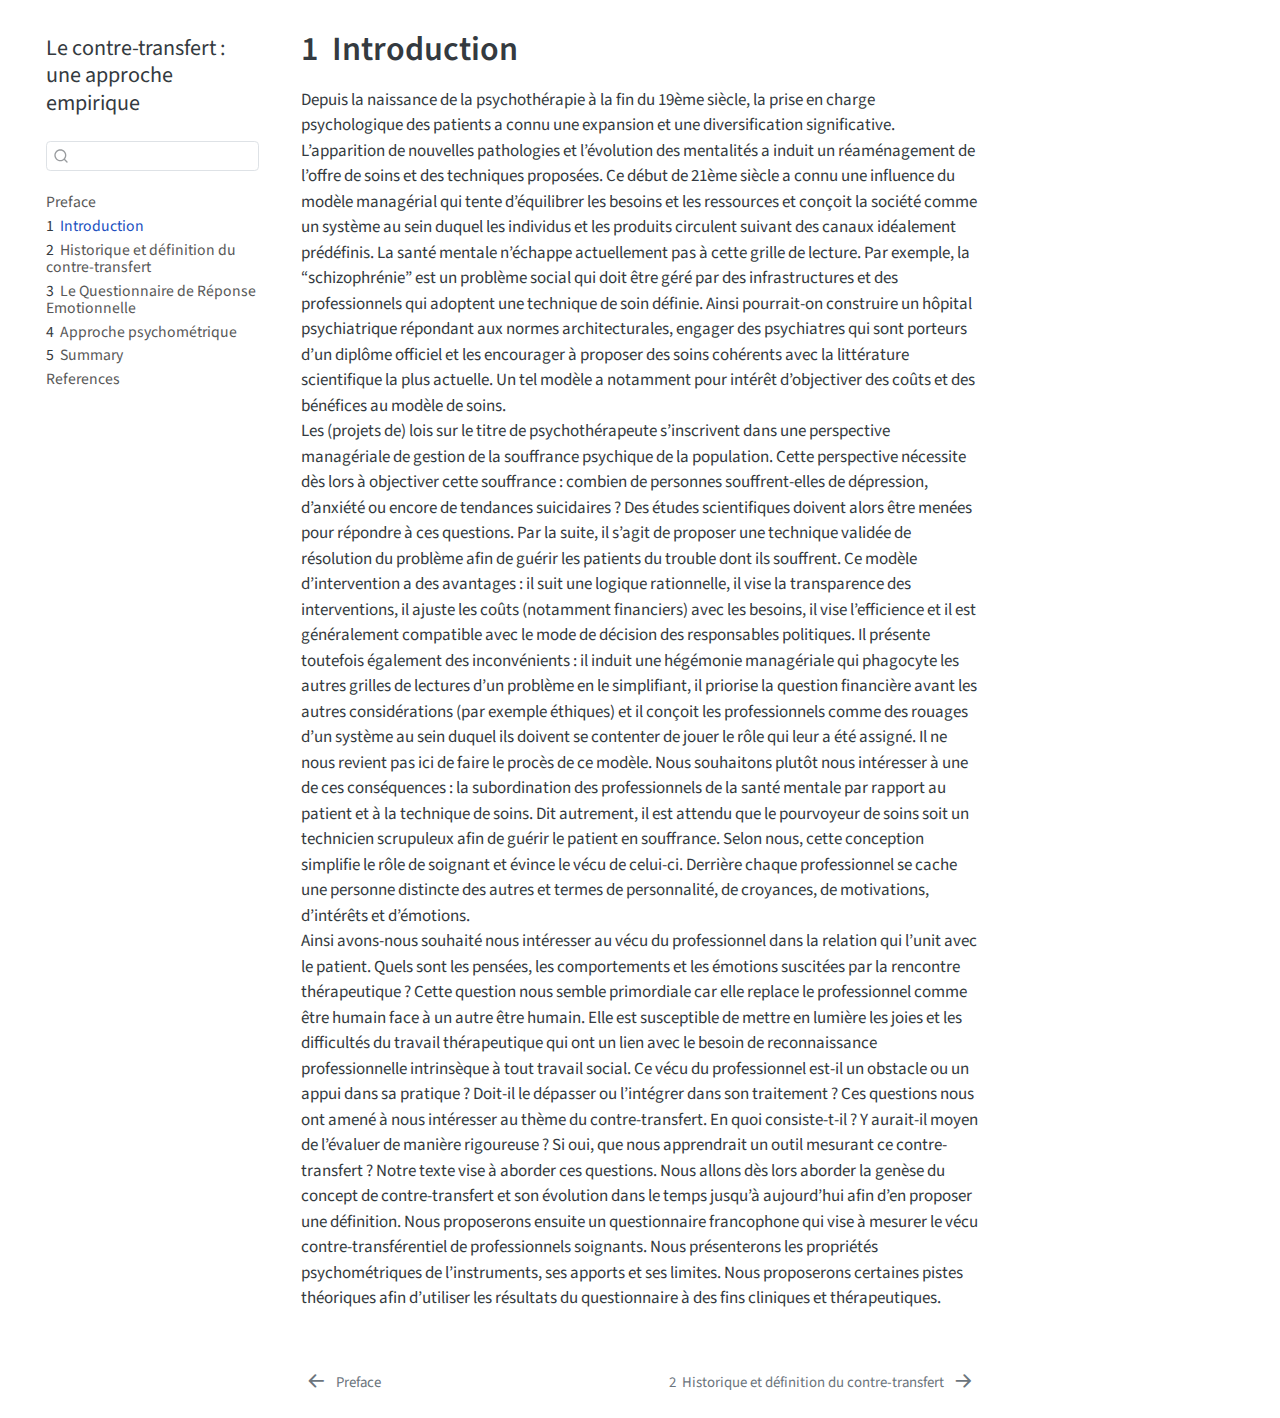
<file: contretransfertlivre/_book/intro.html>
<!DOCTYPE html>
<html xmlns="http://www.w3.org/1999/xhtml" lang="fr" xml:lang="fr"><head>

<meta charset="utf-8">
<meta name="generator" content="quarto-1.4.553">

<meta name="viewport" content="width=device-width, initial-scale=1.0, user-scalable=yes">


<title>Le contre-transfert : une approche empirique - 1&nbsp; Introduction</title>
<style>
code{white-space: pre-wrap;}
span.smallcaps{font-variant: small-caps;}
div.columns{display: flex; gap: min(4vw, 1.5em);}
div.column{flex: auto; overflow-x: auto;}
div.hanging-indent{margin-left: 1.5em; text-indent: -1.5em;}
ul.task-list{list-style: none;}
ul.task-list li input[type="checkbox"] {
  width: 0.8em;
  margin: 0 0.8em 0.2em -1em; /* quarto-specific, see https://github.com/quarto-dev/quarto-cli/issues/4556 */ 
  vertical-align: middle;
}
</style>


<script src="site_libs/quarto-nav/quarto-nav.js"></script>
<script src="site_libs/quarto-nav/headroom.min.js"></script>
<script src="site_libs/clipboard/clipboard.min.js"></script>
<script src="site_libs/quarto-search/autocomplete.umd.js"></script>
<script src="site_libs/quarto-search/fuse.min.js"></script>
<script src="site_libs/quarto-search/quarto-search.js"></script>
<meta name="quarto:offset" content="./">
<link href="./historique.html" rel="next">
<link href="./index.html" rel="prev">
<script src="site_libs/quarto-html/quarto.js"></script>
<script src="site_libs/quarto-html/popper.min.js"></script>
<script src="site_libs/quarto-html/tippy.umd.min.js"></script>
<script src="site_libs/quarto-html/anchor.min.js"></script>
<link href="site_libs/quarto-html/tippy.css" rel="stylesheet">
<link href="site_libs/quarto-html/quarto-syntax-highlighting.css" rel="stylesheet" id="quarto-text-highlighting-styles">
<script src="site_libs/bootstrap/bootstrap.min.js"></script>
<link href="site_libs/bootstrap/bootstrap-icons.css" rel="stylesheet">
<link href="site_libs/bootstrap/bootstrap.min.css" rel="stylesheet" id="quarto-bootstrap" data-mode="light">
<script id="quarto-search-options" type="application/json">{
  "location": "sidebar",
  "copy-button": false,
  "collapse-after": 3,
  "panel-placement": "start",
  "type": "textbox",
  "limit": 50,
  "keyboard-shortcut": [
    "f",
    "/",
    "s"
  ],
  "show-item-context": false,
  "language": {
    "search-no-results-text": "Pas de résultats",
    "search-matching-documents-text": "documents trouvés",
    "search-copy-link-title": "Copier le lien vers la recherche",
    "search-hide-matches-text": "Cacher les correspondances additionnelles",
    "search-more-match-text": "correspondance de plus dans ce document",
    "search-more-matches-text": "correspondances de plus dans ce document",
    "search-clear-button-title": "Effacer",
    "search-text-placeholder": "",
    "search-detached-cancel-button-title": "Annuler",
    "search-submit-button-title": "Envoyer",
    "search-label": "Recherche"
  }
}</script>


</head>

<body class="nav-sidebar floating">

<div id="quarto-search-results"></div>
  <header id="quarto-header" class="headroom fixed-top">
  <nav class="quarto-secondary-nav">
    <div class="container-fluid d-flex">
      <button type="button" class="quarto-btn-toggle btn" data-bs-toggle="collapse" data-bs-target=".quarto-sidebar-collapse-item" aria-controls="quarto-sidebar" aria-expanded="false" aria-label="Basculer la barre latérale" onclick="if (window.quartoToggleHeadroom) { window.quartoToggleHeadroom(); }">
        <i class="bi bi-layout-text-sidebar-reverse"></i>
      </button>
        <nav class="quarto-page-breadcrumbs" aria-label="breadcrumb"><ol class="breadcrumb"><li class="breadcrumb-item"><a href="./intro.html"><span class="chapter-number">1</span>&nbsp; <span class="chapter-title">Introduction</span></a></li></ol></nav>
        <a class="flex-grow-1" role="button" data-bs-toggle="collapse" data-bs-target=".quarto-sidebar-collapse-item" aria-controls="quarto-sidebar" aria-expanded="false" aria-label="Basculer la barre latérale" onclick="if (window.quartoToggleHeadroom) { window.quartoToggleHeadroom(); }">      
        </a>
      <button type="button" class="btn quarto-search-button" aria-label="" onclick="window.quartoOpenSearch();">
        <i class="bi bi-search"></i>
      </button>
    </div>
  </nav>
</header>
<!-- content -->
<div id="quarto-content" class="quarto-container page-columns page-rows-contents page-layout-article">
<!-- sidebar -->
  <nav id="quarto-sidebar" class="sidebar collapse collapse-horizontal quarto-sidebar-collapse-item sidebar-navigation floating overflow-auto">
    <div class="pt-lg-2 mt-2 text-left sidebar-header">
    <div class="sidebar-title mb-0 py-0">
      <a href="./">Le contre-transfert : une approche empirique</a> 
    </div>
      </div>
        <div class="mt-2 flex-shrink-0 align-items-center">
        <div class="sidebar-search">
        <div id="quarto-search" class="" title="Recherche"></div>
        </div>
        </div>
    <div class="sidebar-menu-container"> 
    <ul class="list-unstyled mt-1">
        <li class="sidebar-item">
  <div class="sidebar-item-container"> 
  <a href="./index.html" class="sidebar-item-text sidebar-link">
 <span class="menu-text">Preface</span></a>
  </div>
</li>
        <li class="sidebar-item">
  <div class="sidebar-item-container"> 
  <a href="./intro.html" class="sidebar-item-text sidebar-link active">
 <span class="menu-text"><span class="chapter-number">1</span>&nbsp; <span class="chapter-title">Introduction</span></span></a>
  </div>
</li>
        <li class="sidebar-item">
  <div class="sidebar-item-container"> 
  <a href="./historique.html" class="sidebar-item-text sidebar-link">
 <span class="menu-text"><span class="chapter-number">2</span>&nbsp; <span class="chapter-title">Historique et définition du contre-transfert</span></span></a>
  </div>
</li>
        <li class="sidebar-item">
  <div class="sidebar-item-container"> 
  <a href="./trq.html" class="sidebar-item-text sidebar-link">
 <span class="menu-text"><span class="chapter-number">3</span>&nbsp; <span class="chapter-title">Le Questionnaire de Réponse Emotionnelle</span></span></a>
  </div>
</li>
        <li class="sidebar-item">
  <div class="sidebar-item-container"> 
  <a href="./psychometrique.html" class="sidebar-item-text sidebar-link">
 <span class="menu-text"><span class="chapter-number">4</span>&nbsp; <span class="chapter-title">Approche psychométrique</span></span></a>
  </div>
</li>
        <li class="sidebar-item">
  <div class="sidebar-item-container"> 
  <a href="./summary.html" class="sidebar-item-text sidebar-link">
 <span class="menu-text"><span class="chapter-number">5</span>&nbsp; <span class="chapter-title">Summary</span></span></a>
  </div>
</li>
        <li class="sidebar-item">
  <div class="sidebar-item-container"> 
  <a href="./references.html" class="sidebar-item-text sidebar-link">
 <span class="menu-text">References</span></a>
  </div>
</li>
    </ul>
    </div>
</nav>
<div id="quarto-sidebar-glass" class="quarto-sidebar-collapse-item" data-bs-toggle="collapse" data-bs-target=".quarto-sidebar-collapse-item"></div>
<!-- margin-sidebar -->
    <div id="quarto-margin-sidebar" class="sidebar margin-sidebar">
        
    </div>
<!-- main -->
<main class="content" id="quarto-document-content">

<header id="title-block-header" class="quarto-title-block default">
<div class="quarto-title">
<h1 class="title"><span class="chapter-number">1</span>&nbsp; <span class="chapter-title">Introduction</span></h1>
</div>



<div class="quarto-title-meta">

    
  
    
  </div>
  


</header>


<p>Depuis la naissance de la psychothérapie à la fin du 19ème siècle, la prise en charge psychologique des patients a connu une expansion et une diversification significative. L’apparition de nouvelles pathologies et l’évolution des mentalités a induit un réaménagement de l’offre de soins et des techniques proposées. Ce début de 21ème siècle a connu une influence du modèle managérial qui tente d’équilibrer les besoins et les ressources et conçoit la société comme un système au sein duquel les individus et les produits circulent suivant des canaux idéalement prédéfinis. La santé mentale n’échappe actuellement pas à cette grille de lecture. Par exemple, la “schizophrénie” est un problème social qui doit être géré par des infrastructures et des professionnels qui adoptent une technique de soin définie. Ainsi pourrait-on construire un hôpital psychiatrique répondant aux normes architecturales, engager des psychiatres qui sont porteurs d’un diplôme officiel et les encourager à proposer des soins cohérents avec la littérature scientifique la plus actuelle. Un tel modèle a notamment pour intérêt d’objectiver des coûts et des bénéfices au modèle de soins.<br>
Les (projets de) lois sur le titre de psychothérapeute s’inscrivent dans une perspective managériale de gestion de la souffrance psychique de la population. Cette perspective nécessite dès lors à objectiver cette souffrance : combien de personnes souffrent-elles de dépression, d’anxiété ou encore de tendances suicidaires ? Des études scientifiques doivent alors être menées pour répondre à ces questions. Par la suite, il s’agit de proposer une technique validée de résolution du problème afin de guérir les patients du trouble dont ils souffrent. Ce modèle d’intervention a des avantages : il suit une logique rationnelle, il vise la transparence des interventions, il ajuste les coûts (notamment financiers) avec les besoins, il vise l’efficience et il est généralement compatible avec le mode de décision des responsables politiques. Il présente toutefois également des inconvénients : il induit une hégémonie managériale qui phagocyte les autres grilles de lectures d’un problème en le simplifiant, il priorise la question financière avant les autres considérations (par exemple éthiques) et il conçoit les professionnels comme des rouages d’un système au sein duquel ils doivent se contenter de jouer le rôle qui leur a été assigné. Il ne nous revient pas ici de faire le procès de ce modèle. Nous souhaitons plutôt nous intéresser à une de ces conséquences : la subordination des professionnels de la santé mentale par rapport au patient et à la technique de soins. Dit autrement, il est attendu que le pourvoyeur de soins soit un technicien scrupuleux afin de guérir le patient en souffrance. Selon nous, cette conception simplifie le rôle de soignant et évince le vécu de celui-ci. Derrière chaque professionnel se cache une personne distincte des autres et termes de personnalité, de croyances, de motivations, d’intérêts et d’émotions.<br>
Ainsi avons-nous souhaité nous intéresser au vécu du professionnel dans la relation qui l’unit avec le patient. Quels sont les pensées, les comportements et les émotions suscitées par la rencontre thérapeutique ? Cette question nous semble primordiale car elle replace le professionnel comme être humain face à un autre être humain. Elle est susceptible de mettre en lumière les joies et les difficultés du travail thérapeutique qui ont un lien avec le besoin de reconnaissance professionnelle intrinsèque à tout travail social. Ce vécu du professionnel est-il un obstacle ou un appui dans sa pratique ? Doit-il le dépasser ou l’intégrer dans son traitement ? Ces questions nous ont amené à nous intéresser au thème du contre-transfert. En quoi consiste-t-il ? Y aurait-il moyen de l’évaluer de manière rigoureuse ? Si oui, que nous apprendrait un outil mesurant ce contre-transfert ? Notre texte vise à aborder ces questions. Nous allons dès lors aborder la genèse du concept de contre-transfert et son évolution dans le temps jusqu’à aujourd’hui afin d’en proposer une définition. Nous proposerons ensuite un questionnaire francophone qui vise à mesurer le vécu contre-transférentiel de professionnels soignants. Nous présenterons les propriétés psychométriques de l’instruments, ses apports et ses limites. Nous proposerons certaines pistes théoriques afin d’utiliser les résultats du questionnaire à des fins cliniques et thérapeutiques.</p>



</main> <!-- /main -->
<script id="quarto-html-after-body" type="application/javascript">
window.document.addEventListener("DOMContentLoaded", function (event) {
  const toggleBodyColorMode = (bsSheetEl) => {
    const mode = bsSheetEl.getAttribute("data-mode");
    const bodyEl = window.document.querySelector("body");
    if (mode === "dark") {
      bodyEl.classList.add("quarto-dark");
      bodyEl.classList.remove("quarto-light");
    } else {
      bodyEl.classList.add("quarto-light");
      bodyEl.classList.remove("quarto-dark");
    }
  }
  const toggleBodyColorPrimary = () => {
    const bsSheetEl = window.document.querySelector("link#quarto-bootstrap");
    if (bsSheetEl) {
      toggleBodyColorMode(bsSheetEl);
    }
  }
  toggleBodyColorPrimary();  
  const icon = "";
  const anchorJS = new window.AnchorJS();
  anchorJS.options = {
    placement: 'right',
    icon: icon
  };
  anchorJS.add('.anchored');
  const isCodeAnnotation = (el) => {
    for (const clz of el.classList) {
      if (clz.startsWith('code-annotation-')) {                     
        return true;
      }
    }
    return false;
  }
  const clipboard = new window.ClipboardJS('.code-copy-button', {
    text: function(trigger) {
      const codeEl = trigger.previousElementSibling.cloneNode(true);
      for (const childEl of codeEl.children) {
        if (isCodeAnnotation(childEl)) {
          childEl.remove();
        }
      }
      return codeEl.innerText;
    }
  });
  clipboard.on('success', function(e) {
    // button target
    const button = e.trigger;
    // don't keep focus
    button.blur();
    // flash "checked"
    button.classList.add('code-copy-button-checked');
    var currentTitle = button.getAttribute("title");
    button.setAttribute("title", "Copié");
    let tooltip;
    if (window.bootstrap) {
      button.setAttribute("data-bs-toggle", "tooltip");
      button.setAttribute("data-bs-placement", "left");
      button.setAttribute("data-bs-title", "Copié");
      tooltip = new bootstrap.Tooltip(button, 
        { trigger: "manual", 
          customClass: "code-copy-button-tooltip",
          offset: [0, -8]});
      tooltip.show();    
    }
    setTimeout(function() {
      if (tooltip) {
        tooltip.hide();
        button.removeAttribute("data-bs-title");
        button.removeAttribute("data-bs-toggle");
        button.removeAttribute("data-bs-placement");
      }
      button.setAttribute("title", currentTitle);
      button.classList.remove('code-copy-button-checked');
    }, 1000);
    // clear code selection
    e.clearSelection();
  });
    var localhostRegex = new RegExp(/^(?:http|https):\/\/localhost\:?[0-9]*\//);
    var mailtoRegex = new RegExp(/^mailto:/);
      var filterRegex = new RegExp('/' + window.location.host + '/');
    var isInternal = (href) => {
        return filterRegex.test(href) || localhostRegex.test(href) || mailtoRegex.test(href);
    }
    // Inspect non-navigation links and adorn them if external
 	var links = window.document.querySelectorAll('a[href]:not(.nav-link):not(.navbar-brand):not(.toc-action):not(.sidebar-link):not(.sidebar-item-toggle):not(.pagination-link):not(.no-external):not([aria-hidden]):not(.dropdown-item):not(.quarto-navigation-tool)');
    for (var i=0; i<links.length; i++) {
      const link = links[i];
      if (!isInternal(link.href)) {
        // undo the damage that might have been done by quarto-nav.js in the case of
        // links that we want to consider external
        if (link.dataset.originalHref !== undefined) {
          link.href = link.dataset.originalHref;
        }
      }
    }
  function tippyHover(el, contentFn, onTriggerFn, onUntriggerFn) {
    const config = {
      allowHTML: true,
      maxWidth: 500,
      delay: 100,
      arrow: false,
      appendTo: function(el) {
          return el.parentElement;
      },
      interactive: true,
      interactiveBorder: 10,
      theme: 'quarto',
      placement: 'bottom-start',
    };
    if (contentFn) {
      config.content = contentFn;
    }
    if (onTriggerFn) {
      config.onTrigger = onTriggerFn;
    }
    if (onUntriggerFn) {
      config.onUntrigger = onUntriggerFn;
    }
    window.tippy(el, config); 
  }
  const noterefs = window.document.querySelectorAll('a[role="doc-noteref"]');
  for (var i=0; i<noterefs.length; i++) {
    const ref = noterefs[i];
    tippyHover(ref, function() {
      // use id or data attribute instead here
      let href = ref.getAttribute('data-footnote-href') || ref.getAttribute('href');
      try { href = new URL(href).hash; } catch {}
      const id = href.replace(/^#\/?/, "");
      const note = window.document.getElementById(id);
      if (note) {
        return note.innerHTML;
      } else {
        return "";
      }
    });
  }
  const xrefs = window.document.querySelectorAll('a.quarto-xref');
  const processXRef = (id, note) => {
    // Strip column container classes
    const stripColumnClz = (el) => {
      el.classList.remove("page-full", "page-columns");
      if (el.children) {
        for (const child of el.children) {
          stripColumnClz(child);
        }
      }
    }
    stripColumnClz(note)
    if (id === null || id.startsWith('sec-')) {
      // Special case sections, only their first couple elements
      const container = document.createElement("div");
      if (note.children && note.children.length > 2) {
        container.appendChild(note.children[0].cloneNode(true));
        for (let i = 1; i < note.children.length; i++) {
          const child = note.children[i];
          if (child.tagName === "P" && child.innerText === "") {
            continue;
          } else {
            container.appendChild(child.cloneNode(true));
            break;
          }
        }
        if (window.Quarto?.typesetMath) {
          window.Quarto.typesetMath(container);
        }
        return container.innerHTML
      } else {
        if (window.Quarto?.typesetMath) {
          window.Quarto.typesetMath(note);
        }
        return note.innerHTML;
      }
    } else {
      // Remove any anchor links if they are present
      const anchorLink = note.querySelector('a.anchorjs-link');
      if (anchorLink) {
        anchorLink.remove();
      }
      if (window.Quarto?.typesetMath) {
        window.Quarto.typesetMath(note);
      }
      // TODO in 1.5, we should make sure this works without a callout special case
      if (note.classList.contains("callout")) {
        return note.outerHTML;
      } else {
        return note.innerHTML;
      }
    }
  }
  for (var i=0; i<xrefs.length; i++) {
    const xref = xrefs[i];
    tippyHover(xref, undefined, function(instance) {
      instance.disable();
      let url = xref.getAttribute('href');
      let hash = undefined; 
      if (url.startsWith('#')) {
        hash = url;
      } else {
        try { hash = new URL(url).hash; } catch {}
      }
      if (hash) {
        const id = hash.replace(/^#\/?/, "");
        const note = window.document.getElementById(id);
        if (note !== null) {
          try {
            const html = processXRef(id, note.cloneNode(true));
            instance.setContent(html);
          } finally {
            instance.enable();
            instance.show();
          }
        } else {
          // See if we can fetch this
          fetch(url.split('#')[0])
          .then(res => res.text())
          .then(html => {
            const parser = new DOMParser();
            const htmlDoc = parser.parseFromString(html, "text/html");
            const note = htmlDoc.getElementById(id);
            if (note !== null) {
              const html = processXRef(id, note);
              instance.setContent(html);
            } 
          }).finally(() => {
            instance.enable();
            instance.show();
          });
        }
      } else {
        // See if we can fetch a full url (with no hash to target)
        // This is a special case and we should probably do some content thinning / targeting
        fetch(url)
        .then(res => res.text())
        .then(html => {
          const parser = new DOMParser();
          const htmlDoc = parser.parseFromString(html, "text/html");
          const note = htmlDoc.querySelector('main.content');
          if (note !== null) {
            // This should only happen for chapter cross references
            // (since there is no id in the URL)
            // remove the first header
            if (note.children.length > 0 && note.children[0].tagName === "HEADER") {
              note.children[0].remove();
            }
            const html = processXRef(null, note);
            instance.setContent(html);
          } 
        }).finally(() => {
          instance.enable();
          instance.show();
        });
      }
    }, function(instance) {
    });
  }
      let selectedAnnoteEl;
      const selectorForAnnotation = ( cell, annotation) => {
        let cellAttr = 'data-code-cell="' + cell + '"';
        let lineAttr = 'data-code-annotation="' +  annotation + '"';
        const selector = 'span[' + cellAttr + '][' + lineAttr + ']';
        return selector;
      }
      const selectCodeLines = (annoteEl) => {
        const doc = window.document;
        const targetCell = annoteEl.getAttribute("data-target-cell");
        const targetAnnotation = annoteEl.getAttribute("data-target-annotation");
        const annoteSpan = window.document.querySelector(selectorForAnnotation(targetCell, targetAnnotation));
        const lines = annoteSpan.getAttribute("data-code-lines").split(",");
        const lineIds = lines.map((line) => {
          return targetCell + "-" + line;
        })
        let top = null;
        let height = null;
        let parent = null;
        if (lineIds.length > 0) {
            //compute the position of the single el (top and bottom and make a div)
            const el = window.document.getElementById(lineIds[0]);
            top = el.offsetTop;
            height = el.offsetHeight;
            parent = el.parentElement.parentElement;
          if (lineIds.length > 1) {
            const lastEl = window.document.getElementById(lineIds[lineIds.length - 1]);
            const bottom = lastEl.offsetTop + lastEl.offsetHeight;
            height = bottom - top;
          }
          if (top !== null && height !== null && parent !== null) {
            // cook up a div (if necessary) and position it 
            let div = window.document.getElementById("code-annotation-line-highlight");
            if (div === null) {
              div = window.document.createElement("div");
              div.setAttribute("id", "code-annotation-line-highlight");
              div.style.position = 'absolute';
              parent.appendChild(div);
            }
            div.style.top = top - 2 + "px";
            div.style.height = height + 4 + "px";
            div.style.left = 0;
            let gutterDiv = window.document.getElementById("code-annotation-line-highlight-gutter");
            if (gutterDiv === null) {
              gutterDiv = window.document.createElement("div");
              gutterDiv.setAttribute("id", "code-annotation-line-highlight-gutter");
              gutterDiv.style.position = 'absolute';
              const codeCell = window.document.getElementById(targetCell);
              const gutter = codeCell.querySelector('.code-annotation-gutter');
              gutter.appendChild(gutterDiv);
            }
            gutterDiv.style.top = top - 2 + "px";
            gutterDiv.style.height = height + 4 + "px";
          }
          selectedAnnoteEl = annoteEl;
        }
      };
      const unselectCodeLines = () => {
        const elementsIds = ["code-annotation-line-highlight", "code-annotation-line-highlight-gutter"];
        elementsIds.forEach((elId) => {
          const div = window.document.getElementById(elId);
          if (div) {
            div.remove();
          }
        });
        selectedAnnoteEl = undefined;
      };
        // Handle positioning of the toggle
    window.addEventListener(
      "resize",
      throttle(() => {
        elRect = undefined;
        if (selectedAnnoteEl) {
          selectCodeLines(selectedAnnoteEl);
        }
      }, 10)
    );
    function throttle(fn, ms) {
    let throttle = false;
    let timer;
      return (...args) => {
        if(!throttle) { // first call gets through
            fn.apply(this, args);
            throttle = true;
        } else { // all the others get throttled
            if(timer) clearTimeout(timer); // cancel #2
            timer = setTimeout(() => {
              fn.apply(this, args);
              timer = throttle = false;
            }, ms);
        }
      };
    }
      // Attach click handler to the DT
      const annoteDls = window.document.querySelectorAll('dt[data-target-cell]');
      for (const annoteDlNode of annoteDls) {
        annoteDlNode.addEventListener('click', (event) => {
          const clickedEl = event.target;
          if (clickedEl !== selectedAnnoteEl) {
            unselectCodeLines();
            const activeEl = window.document.querySelector('dt[data-target-cell].code-annotation-active');
            if (activeEl) {
              activeEl.classList.remove('code-annotation-active');
            }
            selectCodeLines(clickedEl);
            clickedEl.classList.add('code-annotation-active');
          } else {
            // Unselect the line
            unselectCodeLines();
            clickedEl.classList.remove('code-annotation-active');
          }
        });
      }
  const findCites = (el) => {
    const parentEl = el.parentElement;
    if (parentEl) {
      const cites = parentEl.dataset.cites;
      if (cites) {
        return {
          el,
          cites: cites.split(' ')
        };
      } else {
        return findCites(el.parentElement)
      }
    } else {
      return undefined;
    }
  };
  var bibliorefs = window.document.querySelectorAll('a[role="doc-biblioref"]');
  for (var i=0; i<bibliorefs.length; i++) {
    const ref = bibliorefs[i];
    const citeInfo = findCites(ref);
    if (citeInfo) {
      tippyHover(citeInfo.el, function() {
        var popup = window.document.createElement('div');
        citeInfo.cites.forEach(function(cite) {
          var citeDiv = window.document.createElement('div');
          citeDiv.classList.add('hanging-indent');
          citeDiv.classList.add('csl-entry');
          var biblioDiv = window.document.getElementById('ref-' + cite);
          if (biblioDiv) {
            citeDiv.innerHTML = biblioDiv.innerHTML;
          }
          popup.appendChild(citeDiv);
        });
        return popup.innerHTML;
      });
    }
  }
});
</script>
<nav class="page-navigation">
  <div class="nav-page nav-page-previous">
      <a href="./index.html" class="pagination-link" aria-label="Preface">
        <i class="bi bi-arrow-left-short"></i> <span class="nav-page-text">Preface</span>
      </a>          
  </div>
  <div class="nav-page nav-page-next">
      <a href="./historique.html" class="pagination-link" aria-label="Historique et définition du contre-transfert">
        <span class="nav-page-text"><span class="chapter-number">2</span>&nbsp; <span class="chapter-title">Historique et définition du contre-transfert</span></span> <i class="bi bi-arrow-right-short"></i>
      </a>
  </div>
</nav>
</div> <!-- /content -->




</body></html>
</file>
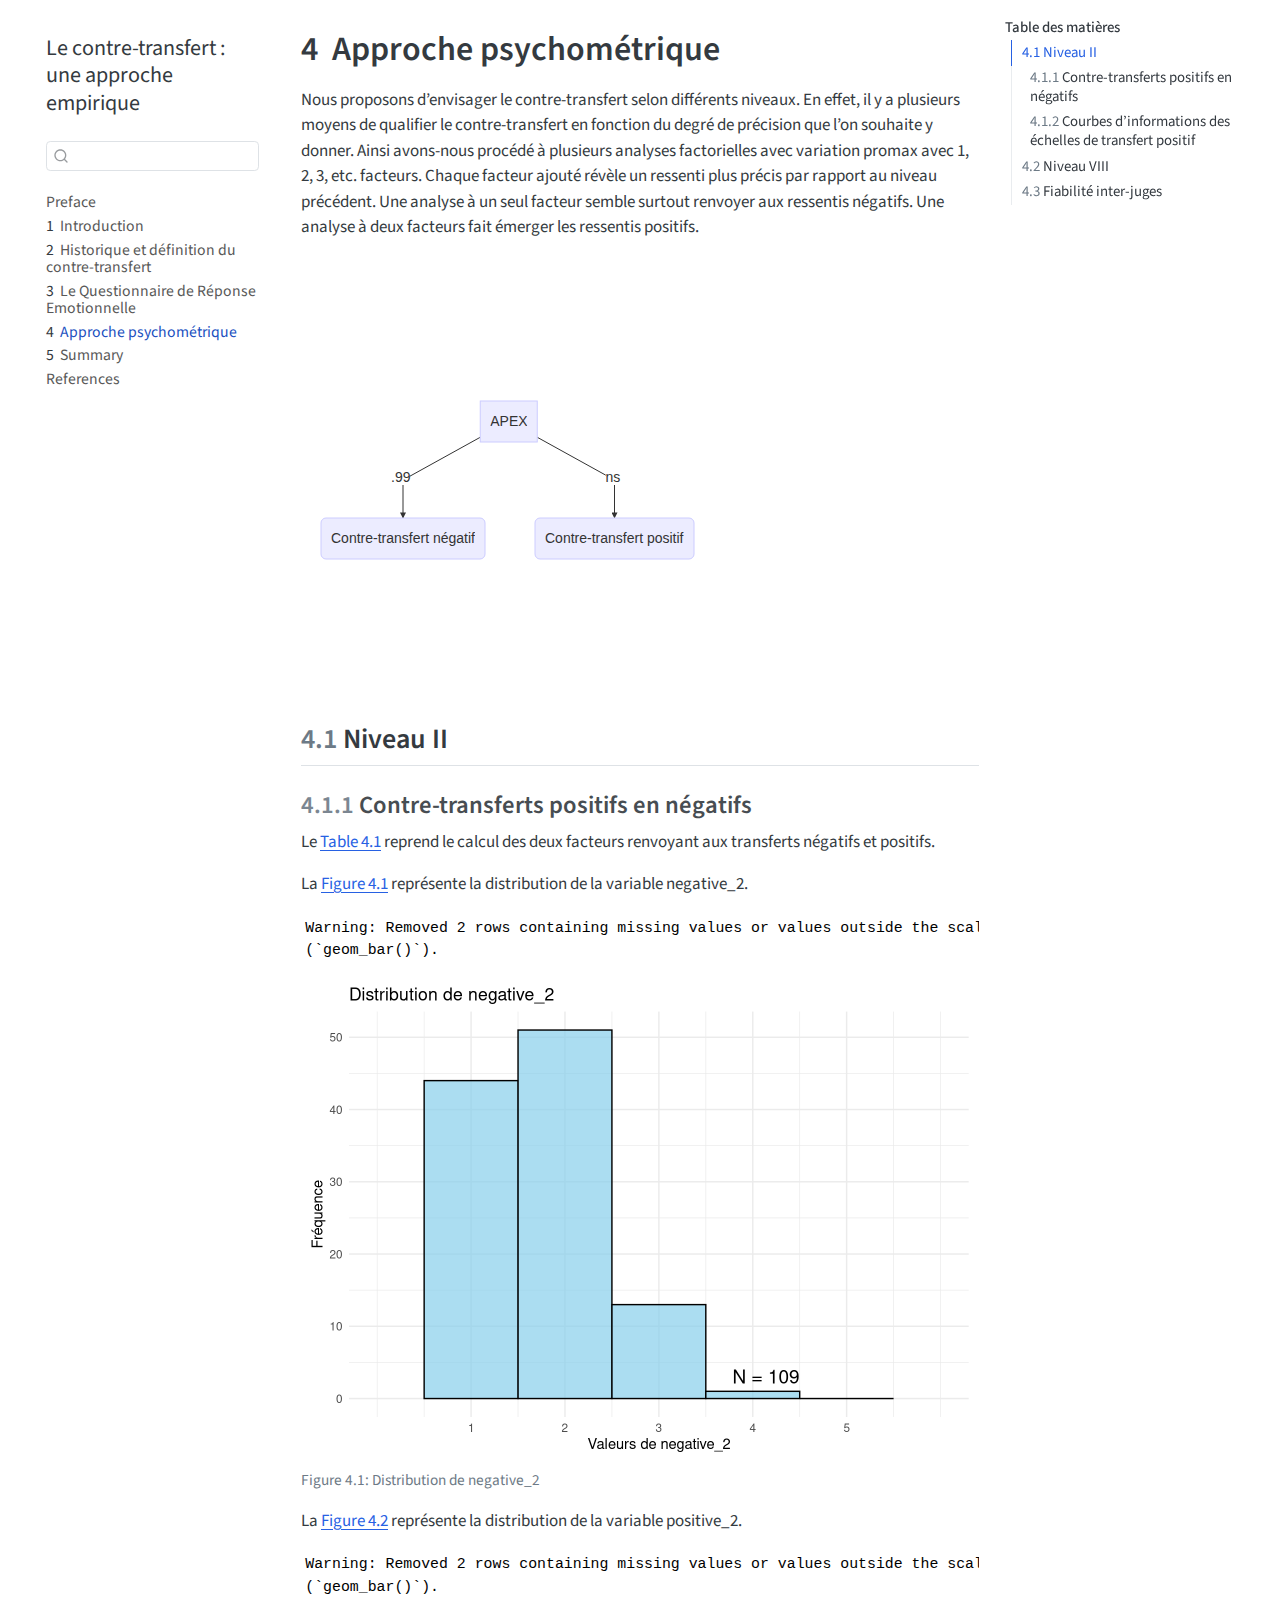
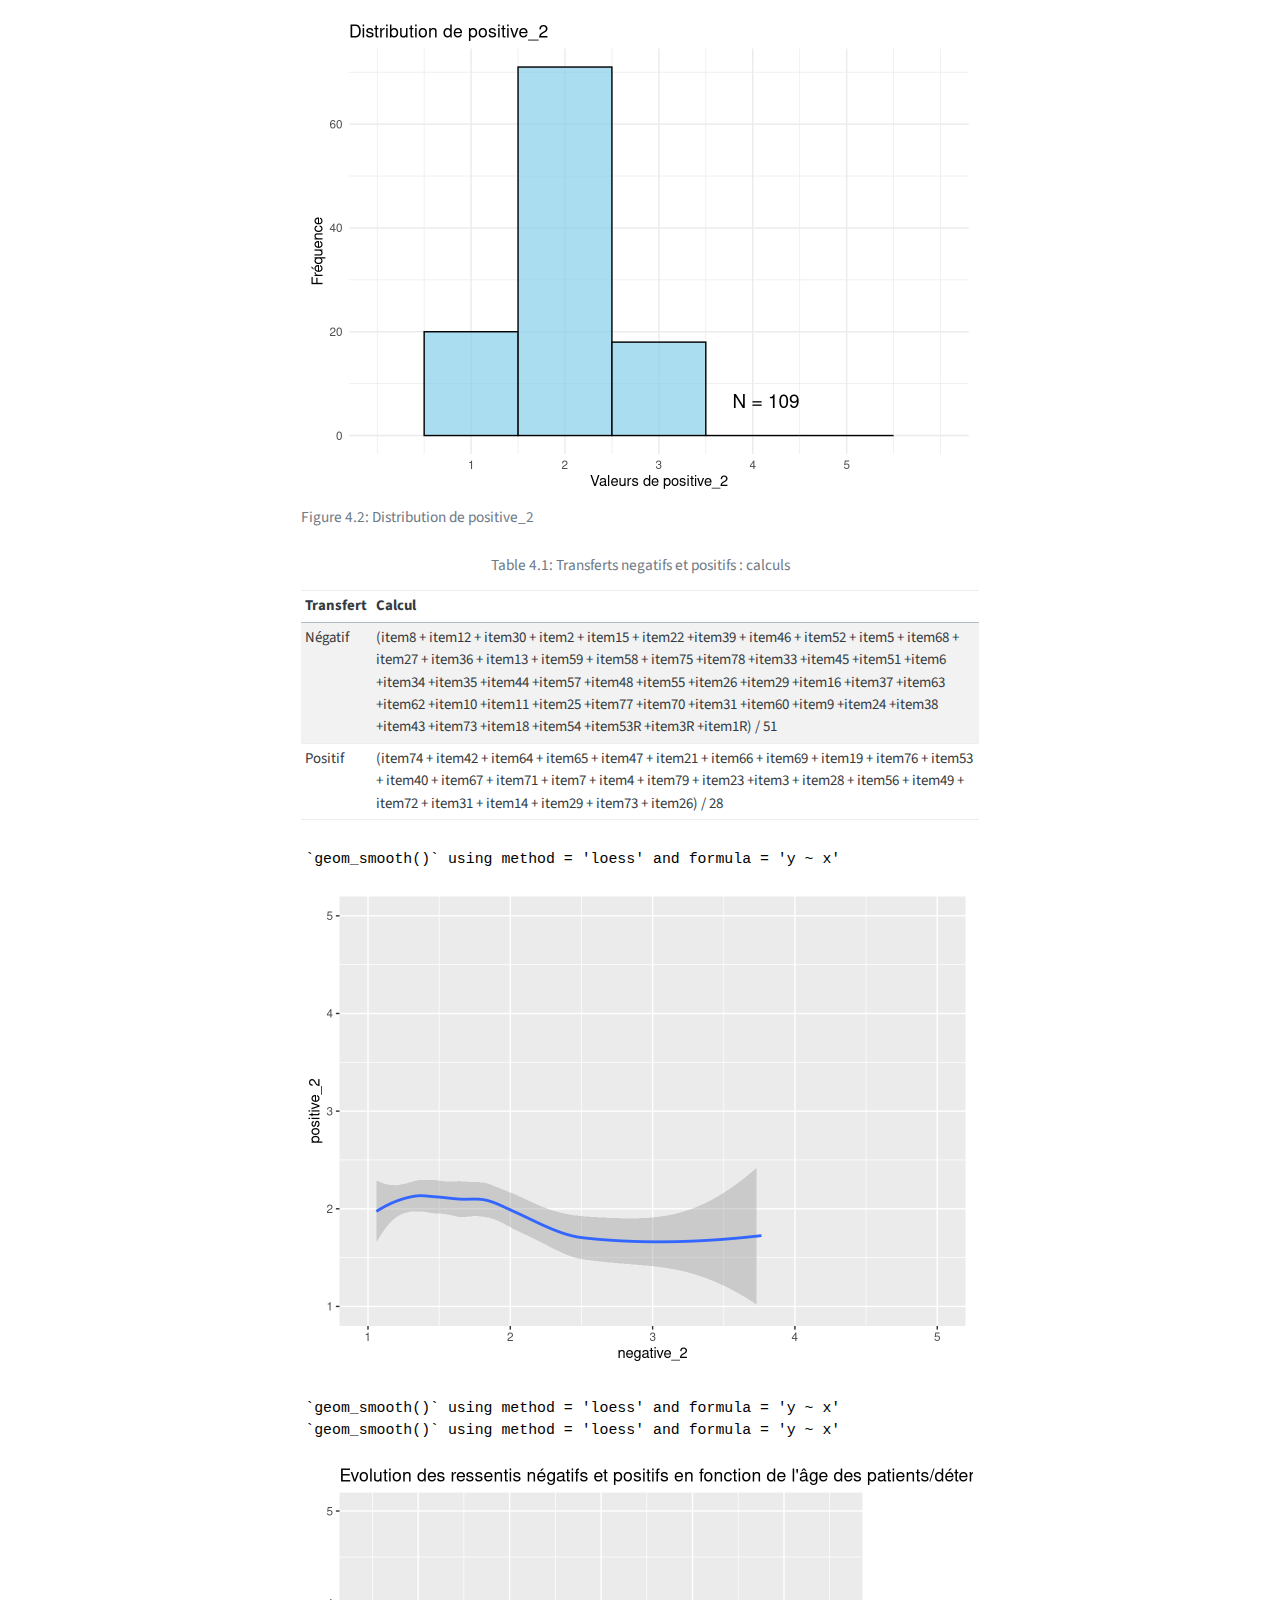
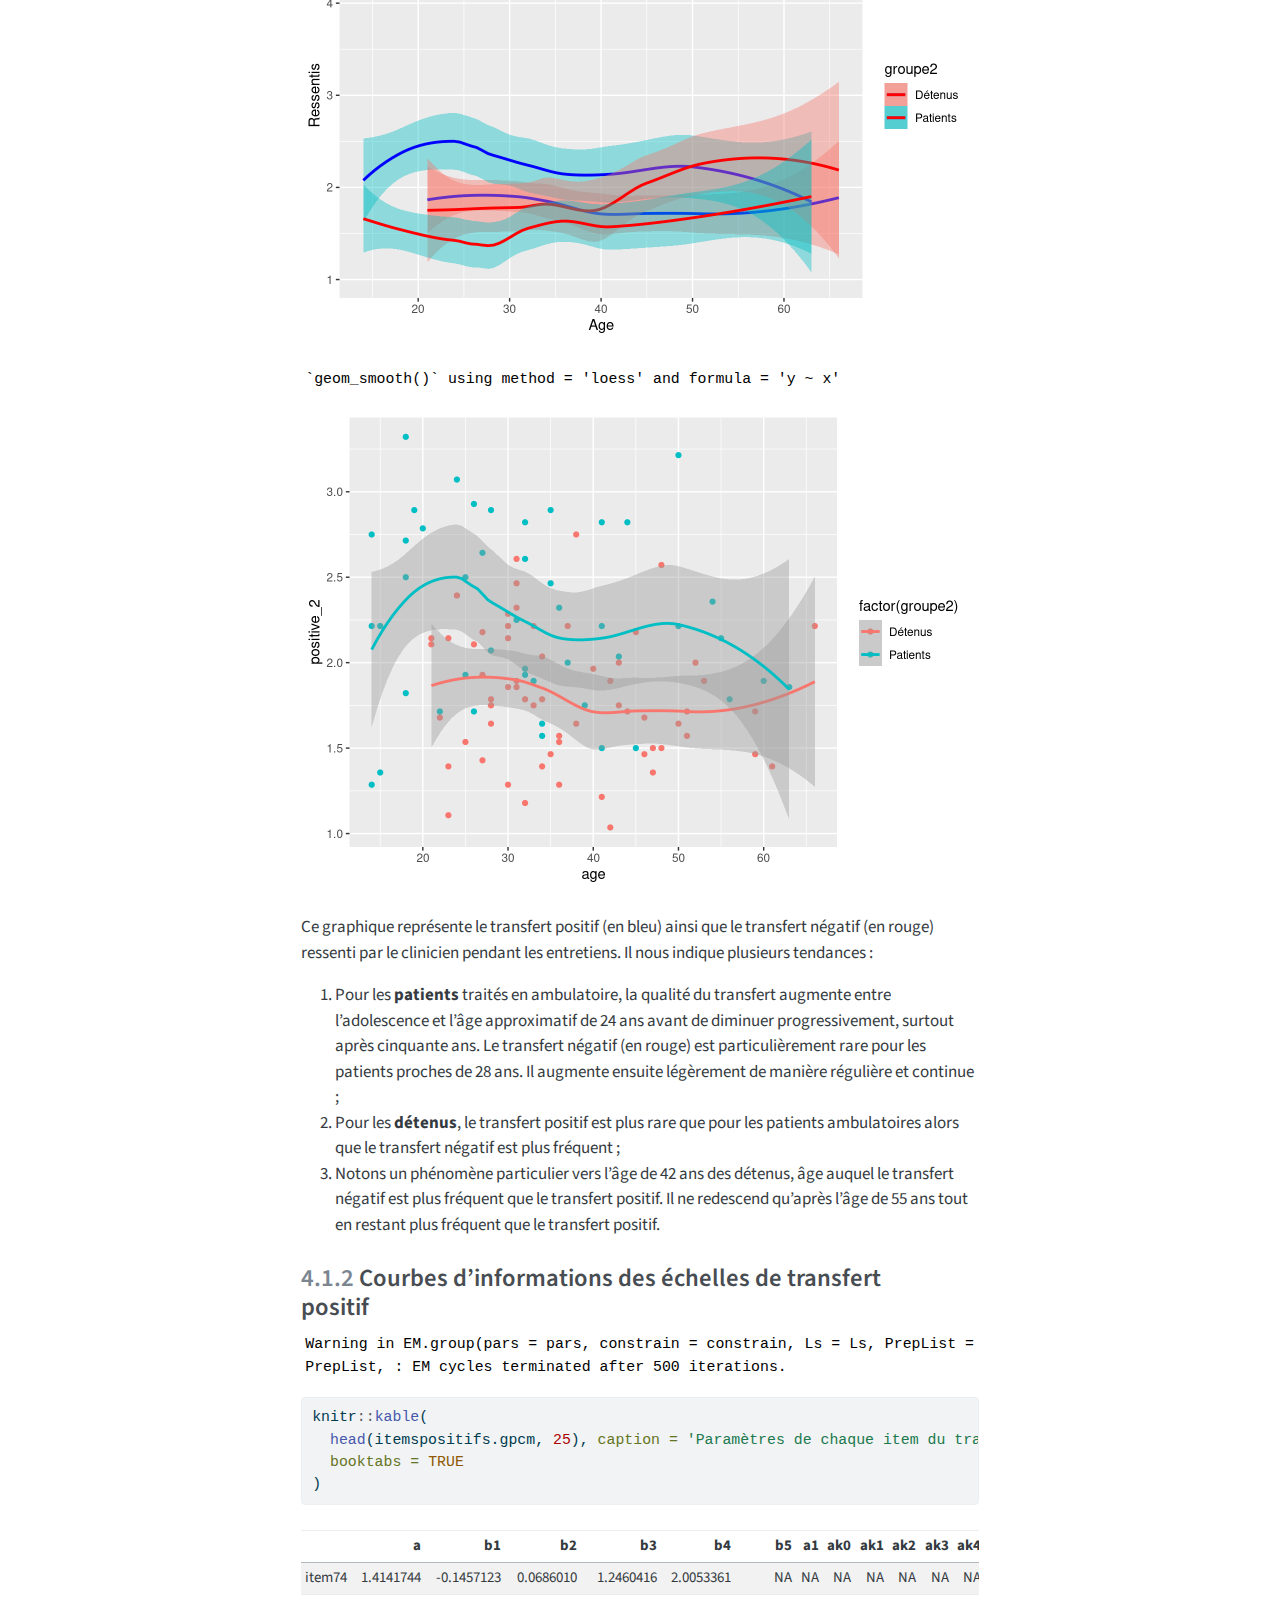
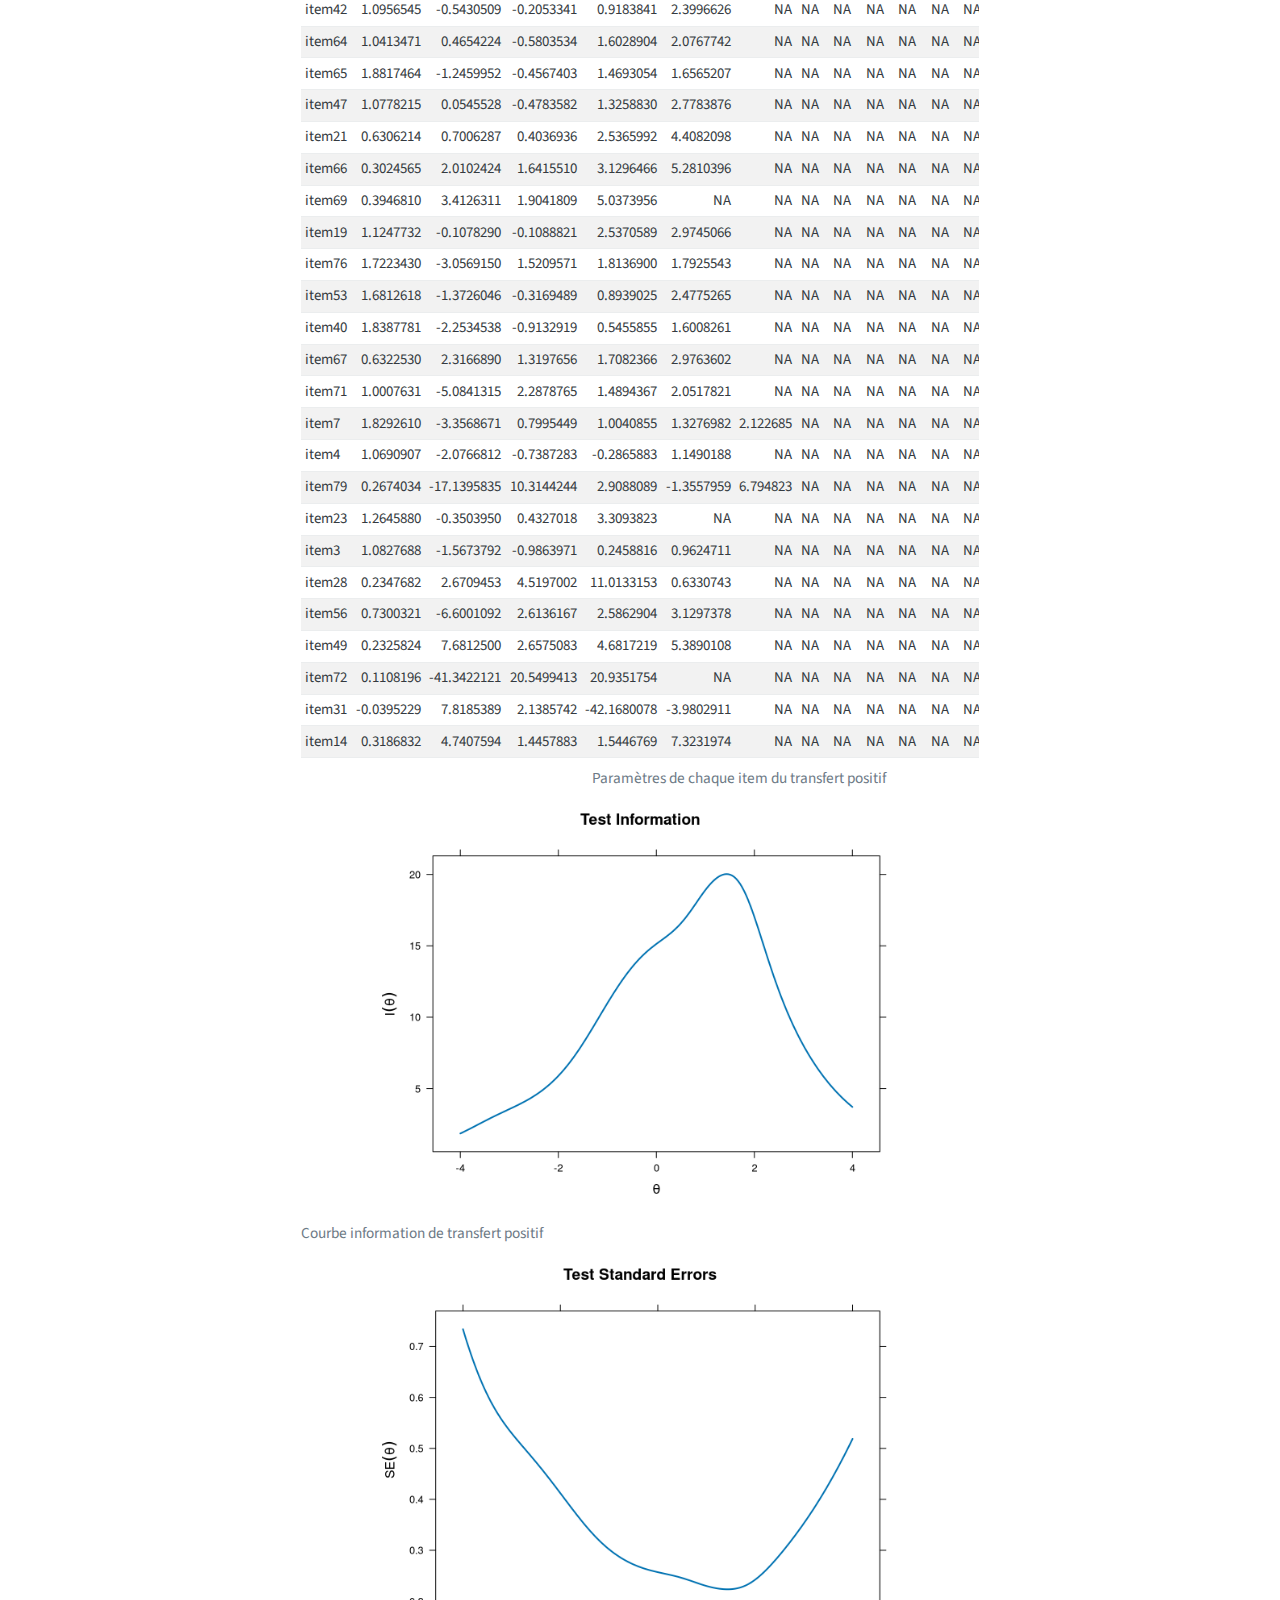
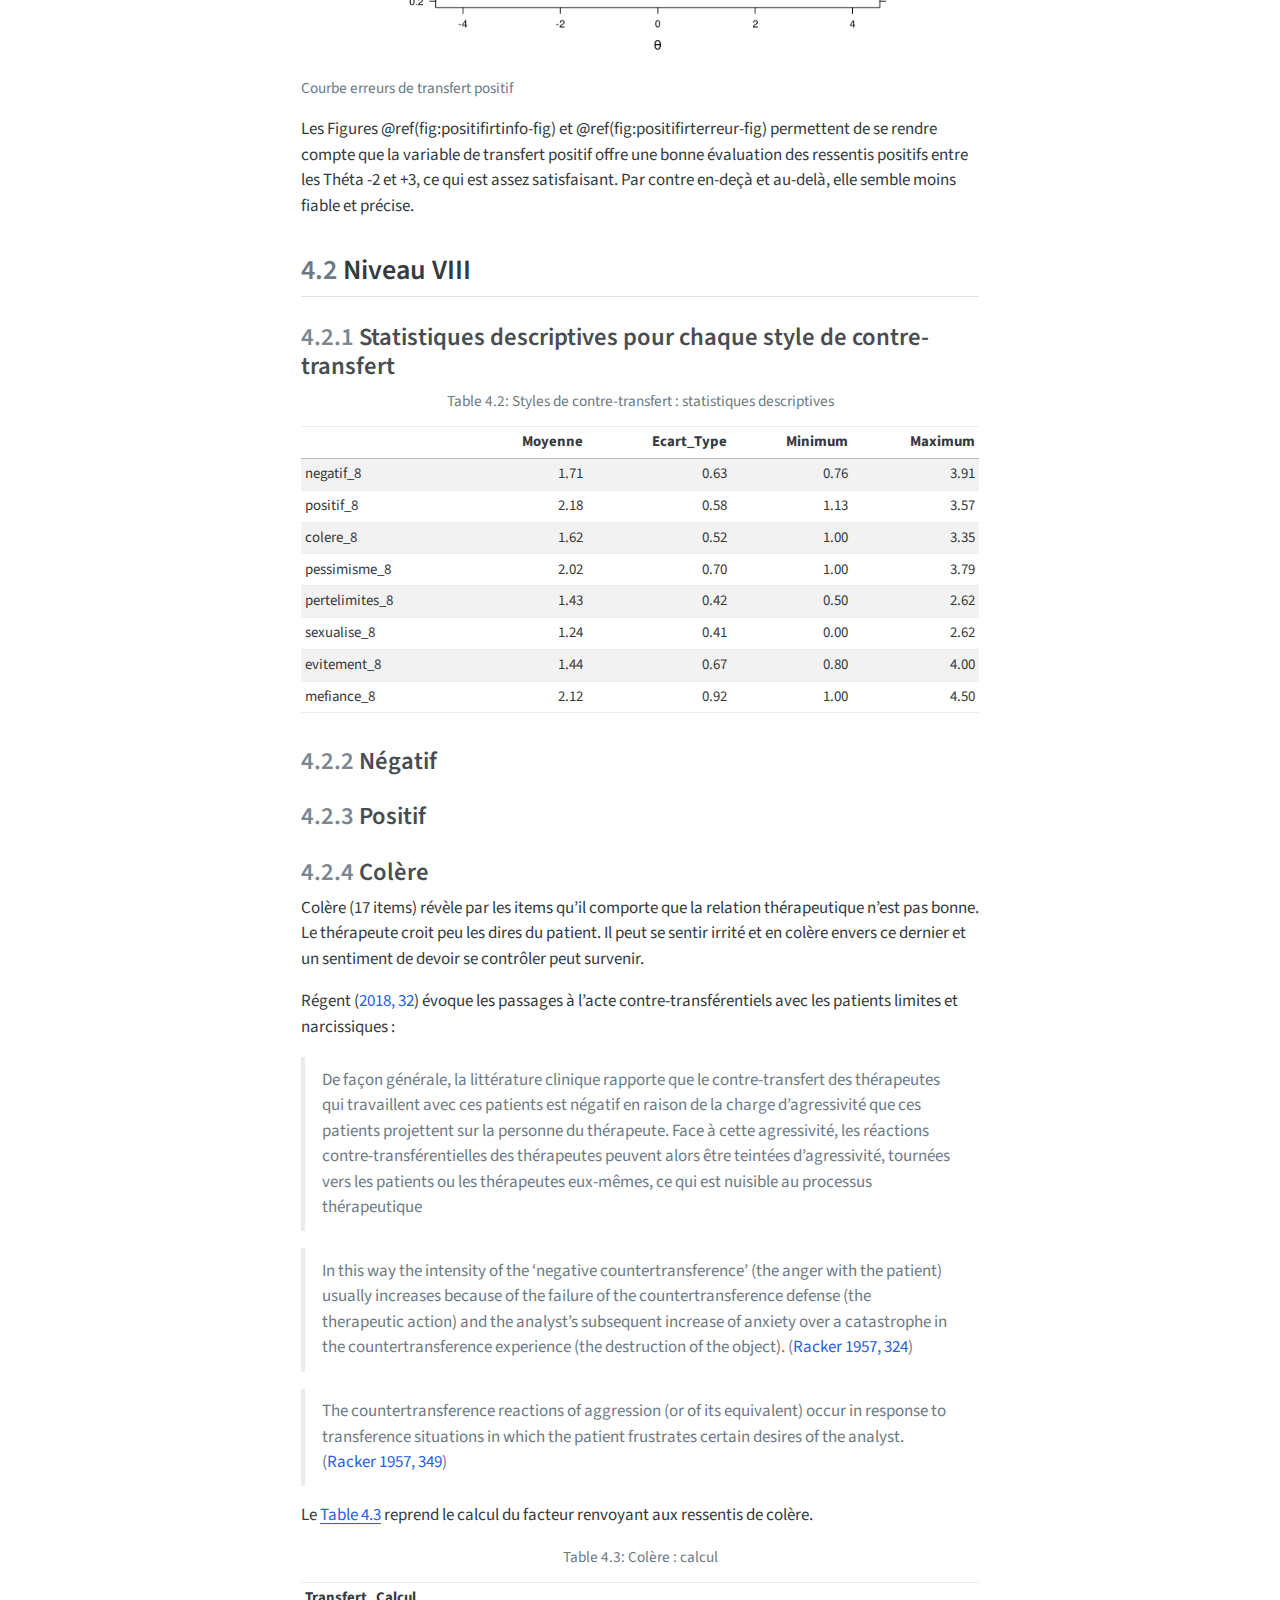
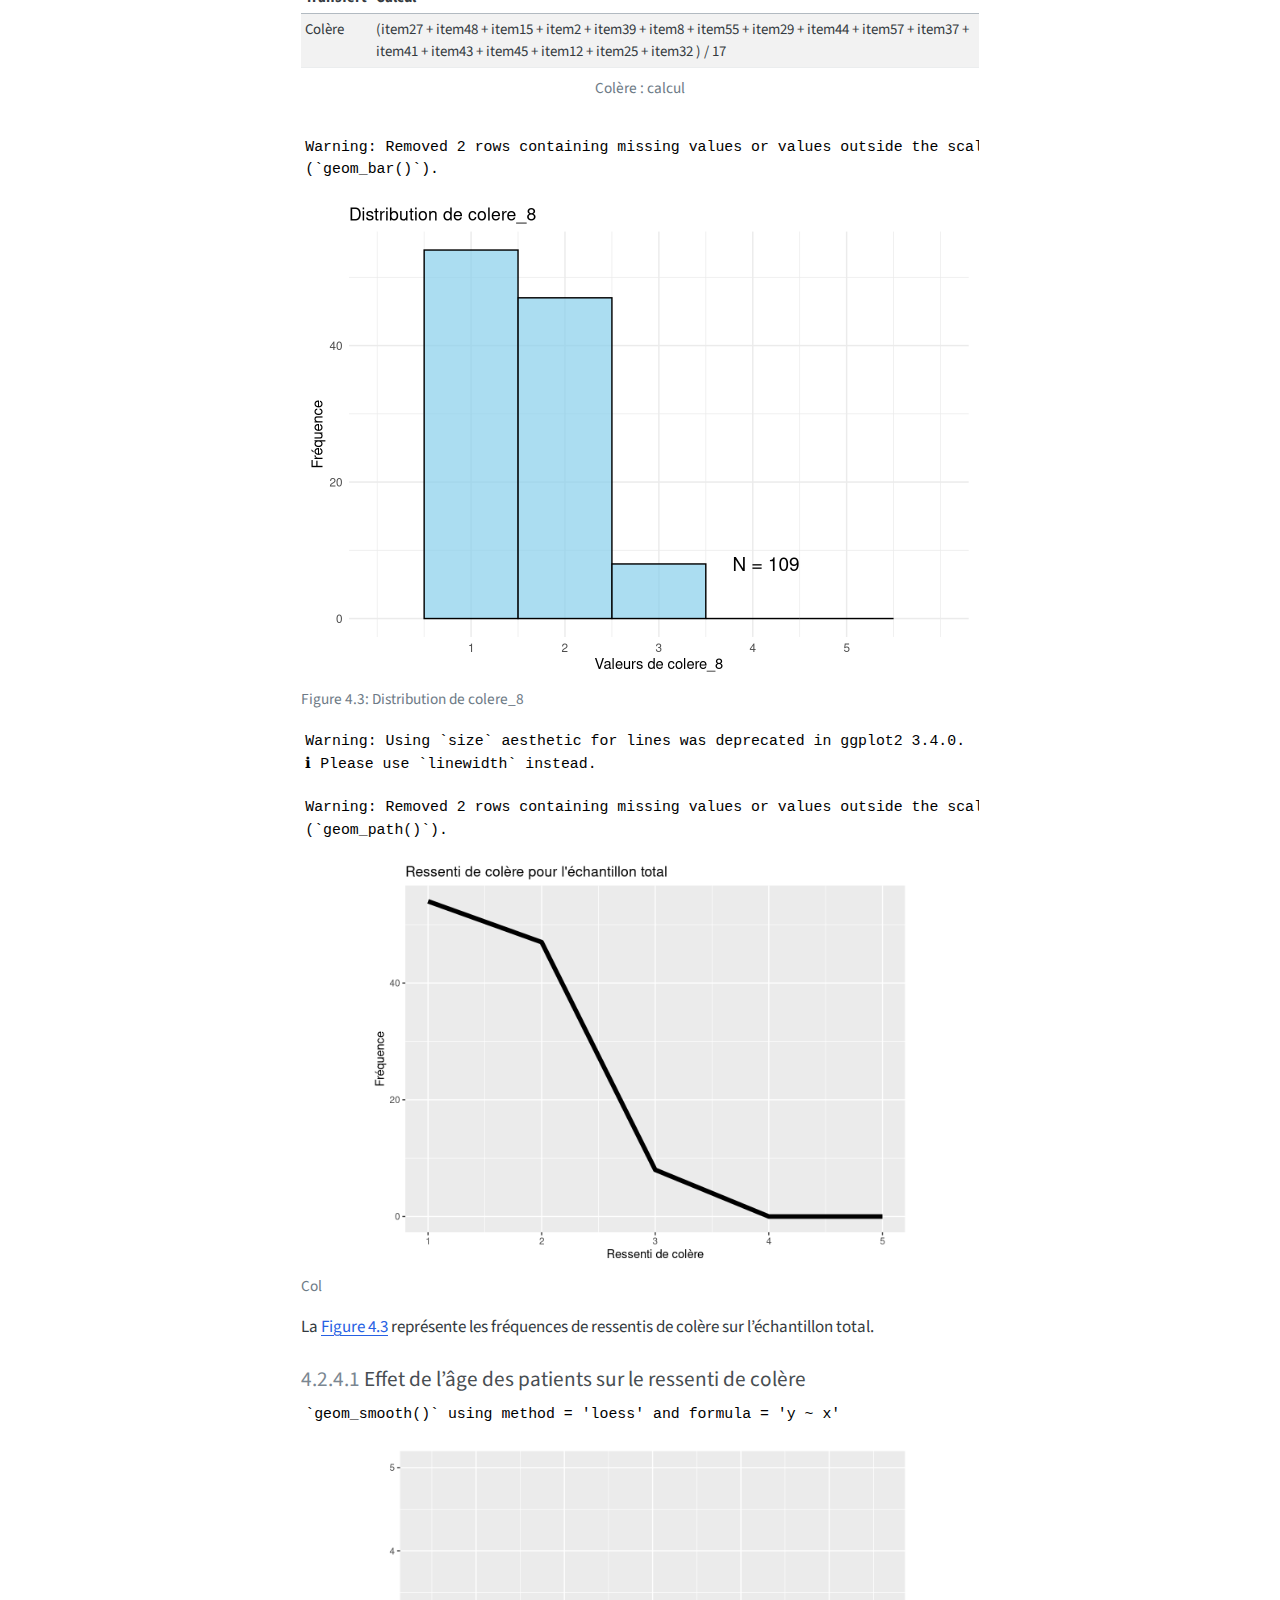
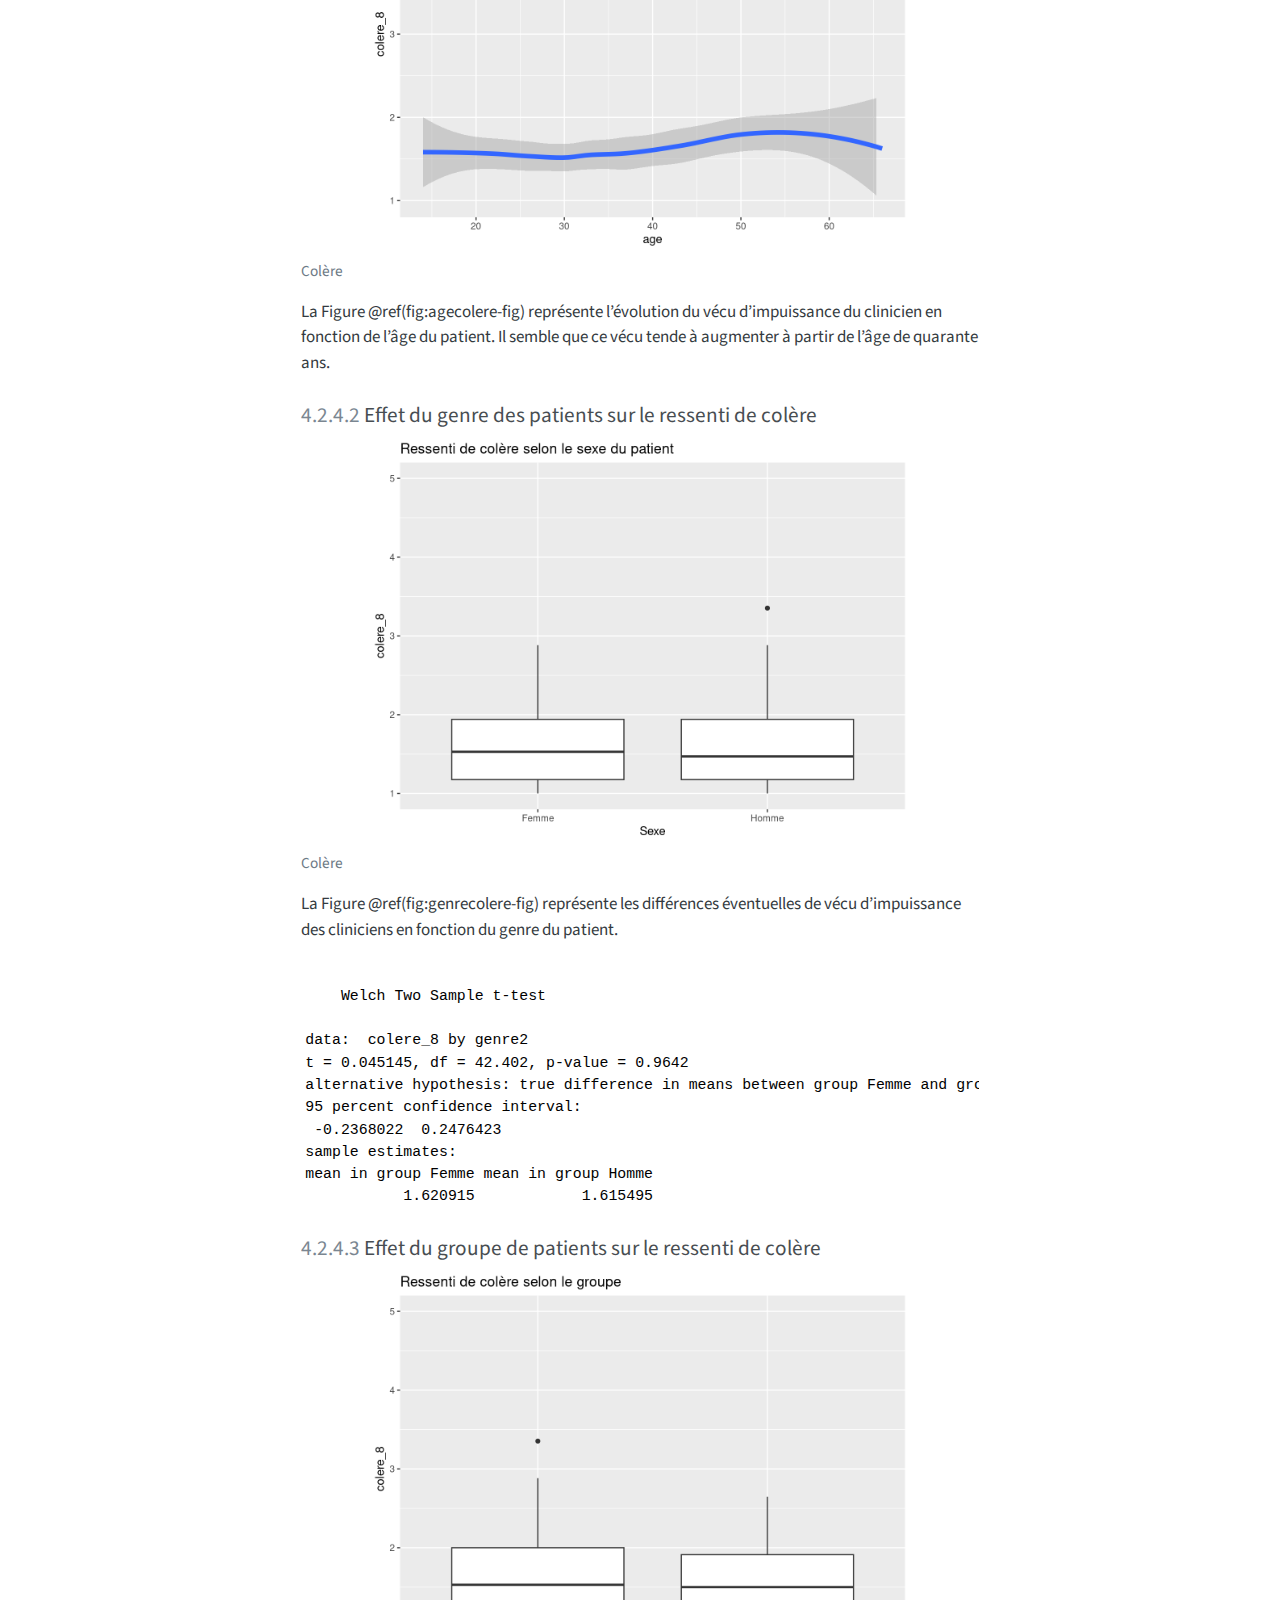
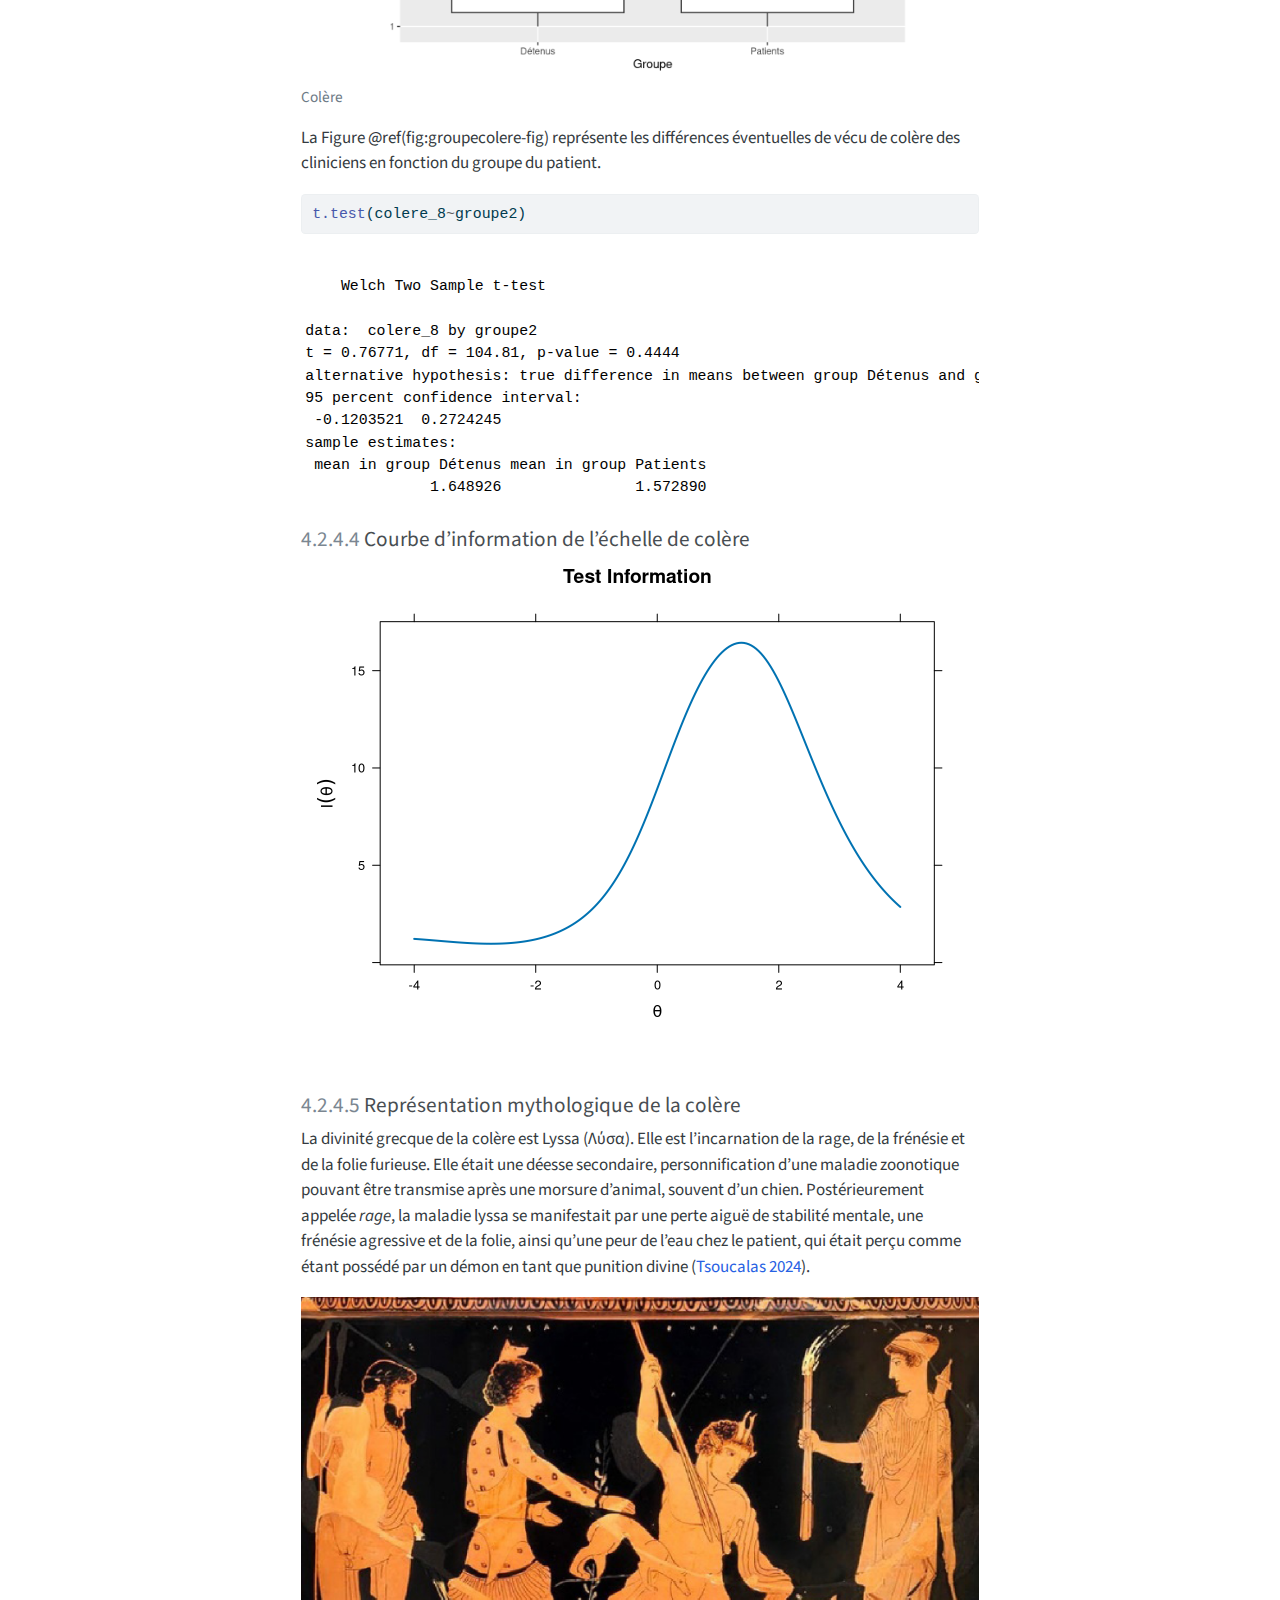
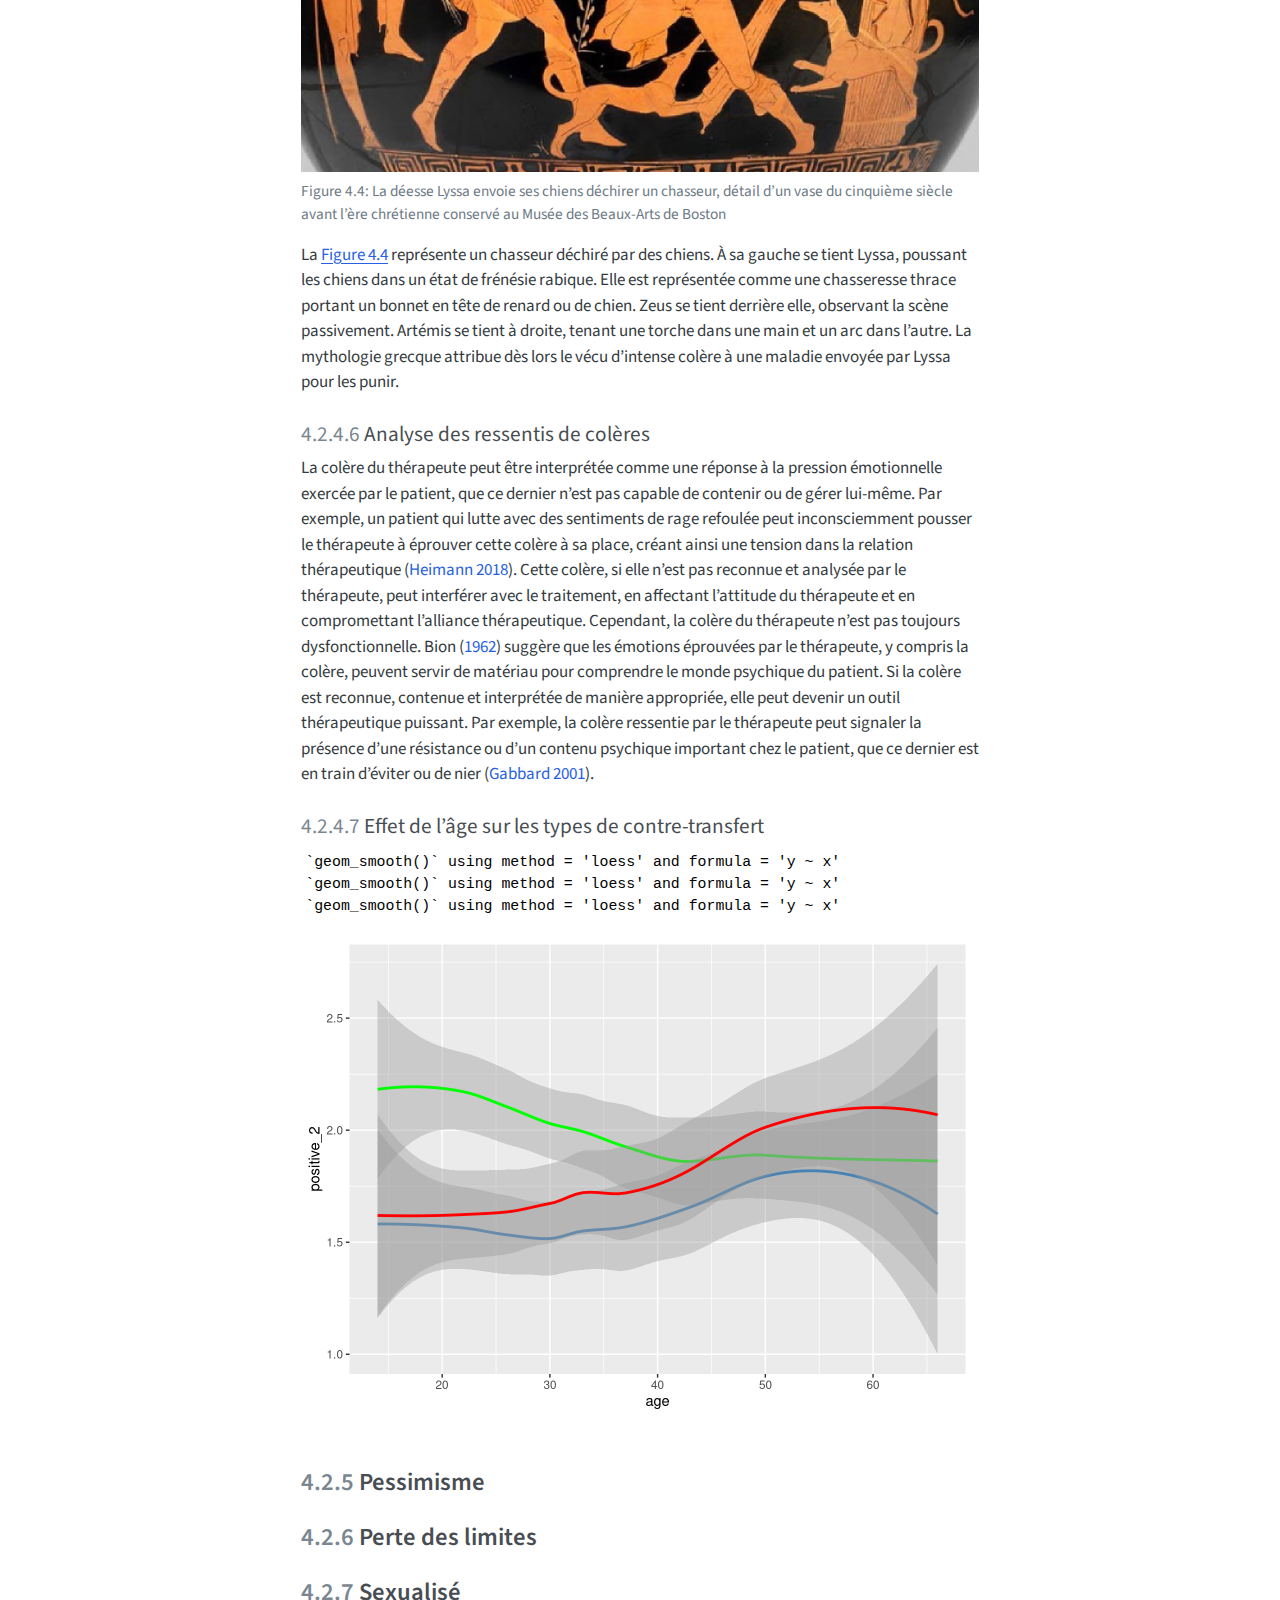
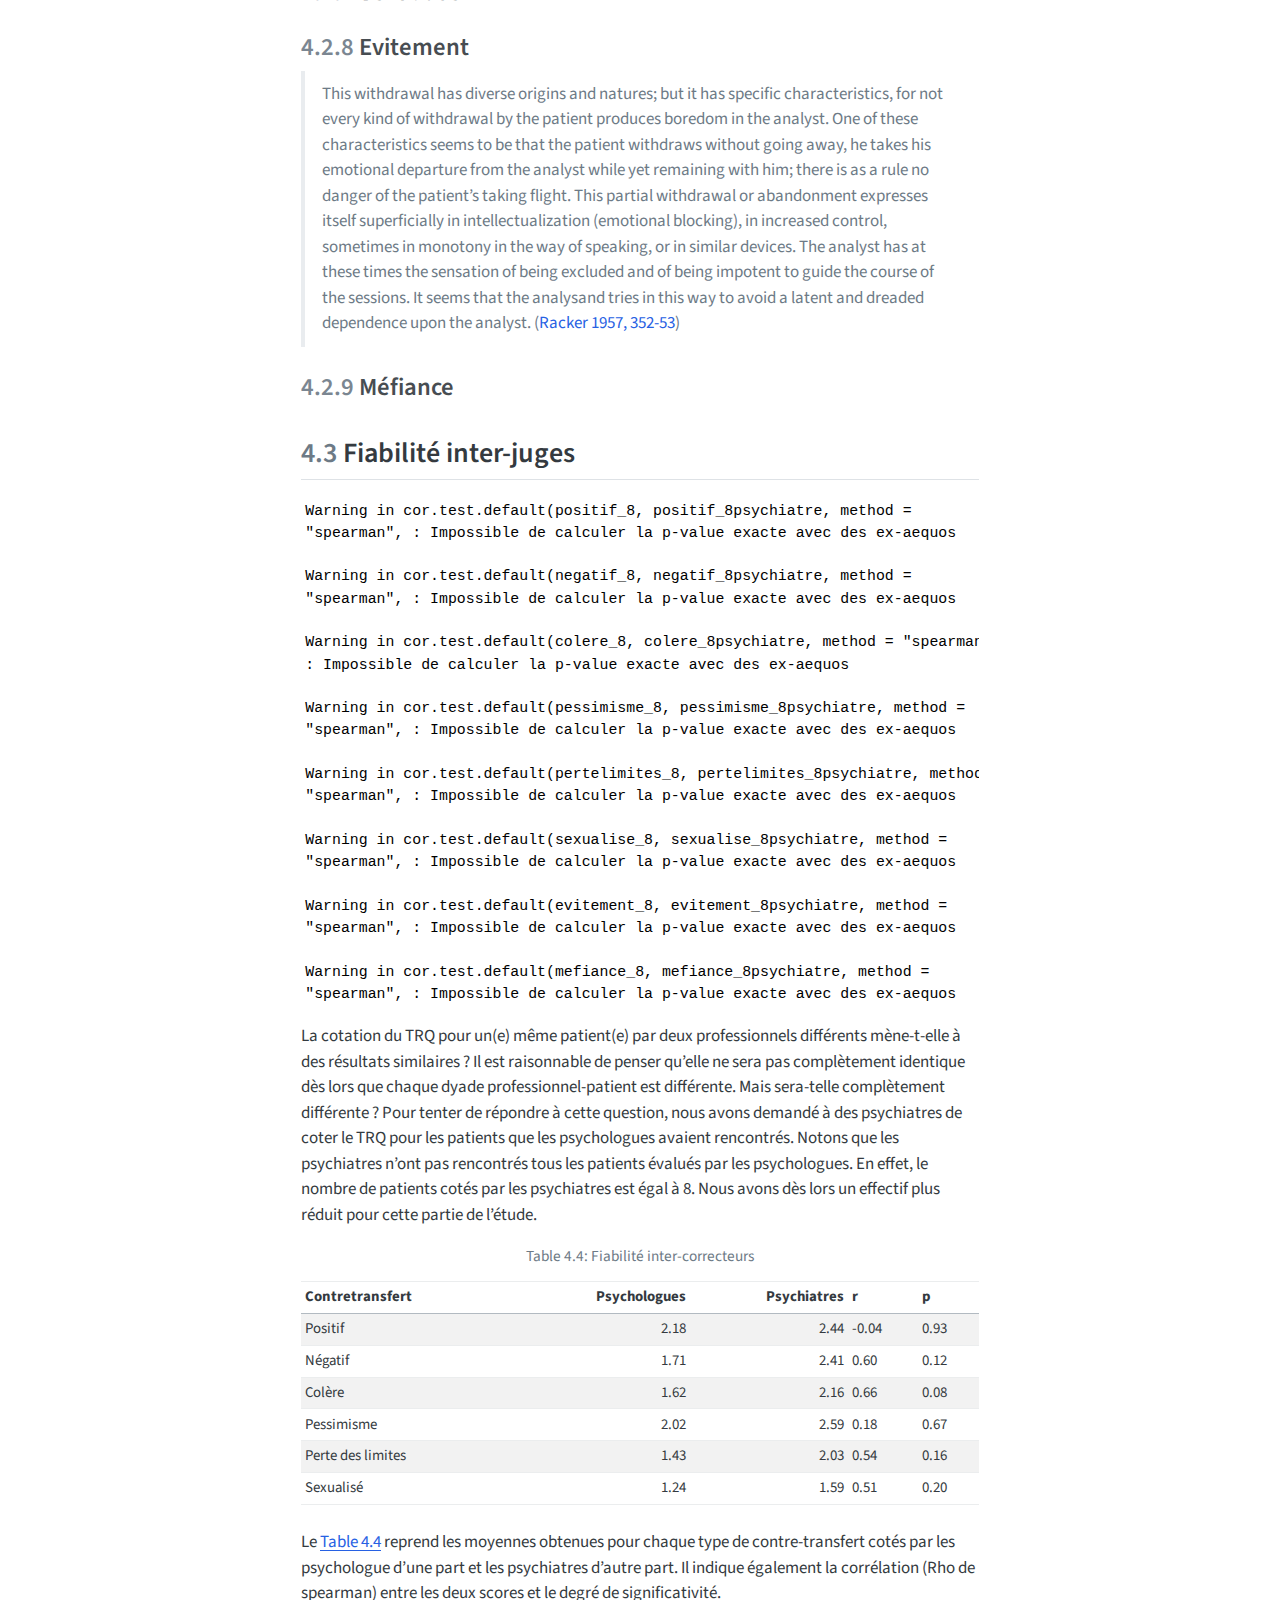
<file: contretransfertlivre/_book/psychometrique.html>
<!DOCTYPE html>
<html xmlns="http://www.w3.org/1999/xhtml" lang="fr" xml:lang="fr"><head>

<meta charset="utf-8">
<meta name="generator" content="quarto-1.4.553">

<meta name="viewport" content="width=device-width, initial-scale=1.0, user-scalable=yes">


<title>Le contre-transfert : une approche empirique - 4&nbsp; Approche psychométrique</title>
<style>
code{white-space: pre-wrap;}
span.smallcaps{font-variant: small-caps;}
div.columns{display: flex; gap: min(4vw, 1.5em);}
div.column{flex: auto; overflow-x: auto;}
div.hanging-indent{margin-left: 1.5em; text-indent: -1.5em;}
ul.task-list{list-style: none;}
ul.task-list li input[type="checkbox"] {
  width: 0.8em;
  margin: 0 0.8em 0.2em -1em; /* quarto-specific, see https://github.com/quarto-dev/quarto-cli/issues/4556 */ 
  vertical-align: middle;
}
/* CSS for syntax highlighting */
pre > code.sourceCode { white-space: pre; position: relative; }
pre > code.sourceCode > span { line-height: 1.25; }
pre > code.sourceCode > span:empty { height: 1.2em; }
.sourceCode { overflow: visible; }
code.sourceCode > span { color: inherit; text-decoration: inherit; }
div.sourceCode { margin: 1em 0; }
pre.sourceCode { margin: 0; }
@media screen {
div.sourceCode { overflow: auto; }
}
@media print {
pre > code.sourceCode { white-space: pre-wrap; }
pre > code.sourceCode > span { text-indent: -5em; padding-left: 5em; }
}
pre.numberSource code
  { counter-reset: source-line 0; }
pre.numberSource code > span
  { position: relative; left: -4em; counter-increment: source-line; }
pre.numberSource code > span > a:first-child::before
  { content: counter(source-line);
    position: relative; left: -1em; text-align: right; vertical-align: baseline;
    border: none; display: inline-block;
    -webkit-touch-callout: none; -webkit-user-select: none;
    -khtml-user-select: none; -moz-user-select: none;
    -ms-user-select: none; user-select: none;
    padding: 0 4px; width: 4em;
  }
pre.numberSource { margin-left: 3em;  padding-left: 4px; }
div.sourceCode
  {   }
@media screen {
pre > code.sourceCode > span > a:first-child::before { text-decoration: underline; }
}
/* CSS for citations */
div.csl-bib-body { }
div.csl-entry {
  clear: both;
  margin-bottom: 0em;
}
.hanging-indent div.csl-entry {
  margin-left:2em;
  text-indent:-2em;
}
div.csl-left-margin {
  min-width:2em;
  float:left;
}
div.csl-right-inline {
  margin-left:2em;
  padding-left:1em;
}
div.csl-indent {
  margin-left: 2em;
}</style>


<script src="site_libs/quarto-nav/quarto-nav.js"></script>
<script src="site_libs/quarto-nav/headroom.min.js"></script>
<script src="site_libs/clipboard/clipboard.min.js"></script>
<script src="site_libs/quarto-search/autocomplete.umd.js"></script>
<script src="site_libs/quarto-search/fuse.min.js"></script>
<script src="site_libs/quarto-search/quarto-search.js"></script>
<meta name="quarto:offset" content="./">
<link href="./summary.html" rel="next">
<link href="./trq.html" rel="prev">
<script src="site_libs/quarto-html/quarto.js"></script>
<script src="site_libs/quarto-html/popper.min.js"></script>
<script src="site_libs/quarto-html/tippy.umd.min.js"></script>
<script src="site_libs/quarto-html/anchor.min.js"></script>
<link href="site_libs/quarto-html/tippy.css" rel="stylesheet">
<link href="site_libs/quarto-html/quarto-syntax-highlighting.css" rel="stylesheet" id="quarto-text-highlighting-styles">
<script src="site_libs/bootstrap/bootstrap.min.js"></script>
<link href="site_libs/bootstrap/bootstrap-icons.css" rel="stylesheet">
<link href="site_libs/bootstrap/bootstrap.min.css" rel="stylesheet" id="quarto-bootstrap" data-mode="light">
<script id="quarto-search-options" type="application/json">{
  "location": "sidebar",
  "copy-button": false,
  "collapse-after": 3,
  "panel-placement": "start",
  "type": "textbox",
  "limit": 50,
  "keyboard-shortcut": [
    "f",
    "/",
    "s"
  ],
  "show-item-context": false,
  "language": {
    "search-no-results-text": "Pas de résultats",
    "search-matching-documents-text": "documents trouvés",
    "search-copy-link-title": "Copier le lien vers la recherche",
    "search-hide-matches-text": "Cacher les correspondances additionnelles",
    "search-more-match-text": "correspondance de plus dans ce document",
    "search-more-matches-text": "correspondances de plus dans ce document",
    "search-clear-button-title": "Effacer",
    "search-text-placeholder": "",
    "search-detached-cancel-button-title": "Annuler",
    "search-submit-button-title": "Envoyer",
    "search-label": "Recherche"
  }
}</script>
<script src="site_libs/htmlwidgets-1.5.4/htmlwidgets.js"></script>
<script src="site_libs/d3-3.3.8/d3.min.js"></script>
<script src="site_libs/dagre-0.4.0/dagre-d3.min.js"></script>
<link href="site_libs/mermaid-0.3.0/dist/mermaid.css" rel="stylesheet">
<script src="site_libs/mermaid-0.3.0/dist/mermaid.slim.min.js"></script>
<link href="site_libs/DiagrammeR-styles-0.2/styles.css" rel="stylesheet">
<script src="site_libs/chromatography-0.1/chromatography.js"></script>
<script src="site_libs/DiagrammeR-binding-1.0.11/DiagrammeR.js"></script>


</head>

<body class="nav-sidebar floating">

<div id="quarto-search-results"></div>
  <header id="quarto-header" class="headroom fixed-top">
  <nav class="quarto-secondary-nav">
    <div class="container-fluid d-flex">
      <button type="button" class="quarto-btn-toggle btn" data-bs-toggle="collapse" data-bs-target=".quarto-sidebar-collapse-item" aria-controls="quarto-sidebar" aria-expanded="false" aria-label="Basculer la barre latérale" onclick="if (window.quartoToggleHeadroom) { window.quartoToggleHeadroom(); }">
        <i class="bi bi-layout-text-sidebar-reverse"></i>
      </button>
        <nav class="quarto-page-breadcrumbs" aria-label="breadcrumb"><ol class="breadcrumb"><li class="breadcrumb-item"><a href="./psychometrique.html"><span class="chapter-number">4</span>&nbsp; <span class="chapter-title">Approche psychométrique</span></a></li></ol></nav>
        <a class="flex-grow-1" role="button" data-bs-toggle="collapse" data-bs-target=".quarto-sidebar-collapse-item" aria-controls="quarto-sidebar" aria-expanded="false" aria-label="Basculer la barre latérale" onclick="if (window.quartoToggleHeadroom) { window.quartoToggleHeadroom(); }">      
        </a>
      <button type="button" class="btn quarto-search-button" aria-label="" onclick="window.quartoOpenSearch();">
        <i class="bi bi-search"></i>
      </button>
    </div>
  </nav>
</header>
<!-- content -->
<div id="quarto-content" class="quarto-container page-columns page-rows-contents page-layout-article">
<!-- sidebar -->
  <nav id="quarto-sidebar" class="sidebar collapse collapse-horizontal quarto-sidebar-collapse-item sidebar-navigation floating overflow-auto">
    <div class="pt-lg-2 mt-2 text-left sidebar-header">
    <div class="sidebar-title mb-0 py-0">
      <a href="./">Le contre-transfert : une approche empirique</a> 
    </div>
      </div>
        <div class="mt-2 flex-shrink-0 align-items-center">
        <div class="sidebar-search">
        <div id="quarto-search" class="" title="Recherche"></div>
        </div>
        </div>
    <div class="sidebar-menu-container"> 
    <ul class="list-unstyled mt-1">
        <li class="sidebar-item">
  <div class="sidebar-item-container"> 
  <a href="./index.html" class="sidebar-item-text sidebar-link">
 <span class="menu-text">Preface</span></a>
  </div>
</li>
        <li class="sidebar-item">
  <div class="sidebar-item-container"> 
  <a href="./intro.html" class="sidebar-item-text sidebar-link">
 <span class="menu-text"><span class="chapter-number">1</span>&nbsp; <span class="chapter-title">Introduction</span></span></a>
  </div>
</li>
        <li class="sidebar-item">
  <div class="sidebar-item-container"> 
  <a href="./historique.html" class="sidebar-item-text sidebar-link">
 <span class="menu-text"><span class="chapter-number">2</span>&nbsp; <span class="chapter-title">Historique et définition du contre-transfert</span></span></a>
  </div>
</li>
        <li class="sidebar-item">
  <div class="sidebar-item-container"> 
  <a href="./trq.html" class="sidebar-item-text sidebar-link">
 <span class="menu-text"><span class="chapter-number">3</span>&nbsp; <span class="chapter-title">Le Questionnaire de Réponse Emotionnelle</span></span></a>
  </div>
</li>
        <li class="sidebar-item">
  <div class="sidebar-item-container"> 
  <a href="./psychometrique.html" class="sidebar-item-text sidebar-link active">
 <span class="menu-text"><span class="chapter-number">4</span>&nbsp; <span class="chapter-title">Approche psychométrique</span></span></a>
  </div>
</li>
        <li class="sidebar-item">
  <div class="sidebar-item-container"> 
  <a href="./summary.html" class="sidebar-item-text sidebar-link">
 <span class="menu-text"><span class="chapter-number">5</span>&nbsp; <span class="chapter-title">Summary</span></span></a>
  </div>
</li>
        <li class="sidebar-item">
  <div class="sidebar-item-container"> 
  <a href="./references.html" class="sidebar-item-text sidebar-link">
 <span class="menu-text">References</span></a>
  </div>
</li>
    </ul>
    </div>
</nav>
<div id="quarto-sidebar-glass" class="quarto-sidebar-collapse-item" data-bs-toggle="collapse" data-bs-target=".quarto-sidebar-collapse-item"></div>
<!-- margin-sidebar -->
    <div id="quarto-margin-sidebar" class="sidebar margin-sidebar">
        <nav id="TOC" role="doc-toc" class="toc-active">
    <h2 id="toc-title">Table des matières</h2>
   
  <ul>
  <li><a href="#niveau-ii" id="toc-niveau-ii" class="nav-link active" data-scroll-target="#niveau-ii"><span class="header-section-number">4.1</span> Niveau II</a>
  <ul class="collapse">
  <li><a href="#contre-transferts-positifs-en-négatifs" id="toc-contre-transferts-positifs-en-négatifs" class="nav-link" data-scroll-target="#contre-transferts-positifs-en-négatifs"><span class="header-section-number">4.1.1</span> Contre-transferts positifs en négatifs</a></li>
  <li><a href="#courbes-dinformations-des-échelles-de-transfert-positif" id="toc-courbes-dinformations-des-échelles-de-transfert-positif" class="nav-link" data-scroll-target="#courbes-dinformations-des-échelles-de-transfert-positif"><span class="header-section-number">4.1.2</span> Courbes d’informations des échelles de transfert positif</a></li>
  </ul></li>
  <li><a href="#niveau-viii" id="toc-niveau-viii" class="nav-link" data-scroll-target="#niveau-viii"><span class="header-section-number">4.2</span> Niveau VIII</a>
  <ul class="collapse">
  <li><a href="#statistiques-descriptives-pour-chaque-style-de-contre-transfert" id="toc-statistiques-descriptives-pour-chaque-style-de-contre-transfert" class="nav-link" data-scroll-target="#statistiques-descriptives-pour-chaque-style-de-contre-transfert"><span class="header-section-number">4.2.1</span> Statistiques descriptives pour chaque style de contre-transfert</a></li>
  <li><a href="#négatif" id="toc-négatif" class="nav-link" data-scroll-target="#négatif"><span class="header-section-number">4.2.2</span> Négatif</a></li>
  <li><a href="#positif" id="toc-positif" class="nav-link" data-scroll-target="#positif"><span class="header-section-number">4.2.3</span> Positif</a></li>
  <li><a href="#colère" id="toc-colère" class="nav-link" data-scroll-target="#colère"><span class="header-section-number">4.2.4</span> Colère</a></li>
  <li><a href="#pessimisme" id="toc-pessimisme" class="nav-link" data-scroll-target="#pessimisme"><span class="header-section-number">4.2.5</span> Pessimisme</a></li>
  <li><a href="#perte-des-limites" id="toc-perte-des-limites" class="nav-link" data-scroll-target="#perte-des-limites"><span class="header-section-number">4.2.6</span> Perte des limites</a></li>
  <li><a href="#sexualisé" id="toc-sexualisé" class="nav-link" data-scroll-target="#sexualisé"><span class="header-section-number">4.2.7</span> Sexualisé</a></li>
  <li><a href="#evitement" id="toc-evitement" class="nav-link" data-scroll-target="#evitement"><span class="header-section-number">4.2.8</span> Evitement</a></li>
  <li><a href="#méfiance" id="toc-méfiance" class="nav-link" data-scroll-target="#méfiance"><span class="header-section-number">4.2.9</span> Méfiance</a></li>
  </ul></li>
  <li><a href="#fiabilité-inter-juges" id="toc-fiabilité-inter-juges" class="nav-link" data-scroll-target="#fiabilité-inter-juges"><span class="header-section-number">4.3</span> Fiabilité inter-juges</a></li>
  </ul>
</nav>
    </div>
<!-- main -->
<main class="content" id="quarto-document-content">

<header id="title-block-header" class="quarto-title-block default">
<div class="quarto-title">
<h1 class="title"><span id="psychometrique" class="quarto-section-identifier"><span class="chapter-number">4</span>&nbsp; <span class="chapter-title">Approche psychométrique</span></span></h1>
</div>



<div class="quarto-title-meta">

    
  
    
  </div>
  


</header>


<p>Nous proposons d’envisager le contre-transfert selon différents niveaux. En effet, il y a plusieurs moyens de qualifier le contre-transfert en fonction du degré de précision que l’on souhaite y donner. Ainsi avons-nous procédé à plusieurs analyses factorielles avec variation promax avec 1, 2, 3, etc. facteurs. Chaque facteur ajouté révèle un ressenti plus précis par rapport au niveau précédent. Une analyse à un seul facteur semble surtout renvoyer aux ressentis négatifs. Une analyse à deux facteurs fait émerger les ressentis positifs. <!-- ![](niv2.png) --></p>
<div class="cell">
<div class="cell-output-display">
<div id="htmlwidget-79732fc7c58ea5f6704c" style="width:100%;height:464px;" class="DiagrammeR html-widget"></div>
<script type="application/json" data-for="htmlwidget-79732fc7c58ea5f6704c">{"x":{"diagram":"\ngraph TD\n\n    A[APEX] -->|.99| B(Contre-transfert négatif)\n\n    A -->|ns| C(Contre-transfert positif)\n"},"evals":[],"jsHooks":[]}</script>
</div>
</div>
<section id="niveau-ii" class="level2" data-number="4.1">
<h2 data-number="4.1" class="anchored" data-anchor-id="niveau-ii"><span class="header-section-number">4.1</span> Niveau II</h2>
<section id="contre-transferts-positifs-en-négatifs" class="level3" data-number="4.1.1">
<h3 data-number="4.1.1" class="anchored" data-anchor-id="contre-transferts-positifs-en-négatifs"><span class="header-section-number">4.1.1</span> Contre-transferts positifs en négatifs</h3>
<p>Le <a href="#tbl-styles2ct" class="quarto-xref">Table&nbsp;<span>4.1</span></a> reprend le calcul des deux facteurs renvoyant aux transferts négatifs et positifs.</p>
<p>La <a href="#fig-negative2hist" class="quarto-xref">Figure&nbsp;<span>4.1</span></a> représente la distribution de la variable negative_2.</p>
<div class="cell">
<div class="cell-output cell-output-stderr">
<pre><code>Warning: Removed 2 rows containing missing values or values outside the scale range
(`geom_bar()`).</code></pre>
</div>
<div class="cell-output-display">
<div id="fig-negative2hist" class="quarto-figure quarto-figure-center quarto-float anchored">
<figure class="quarto-float quarto-float-fig figure">
<div aria-describedby="fig-negative2hist-caption-0ceaefa1-69ba-4598-a22c-09a6ac19f8ca">
<img src="psychometrique_files/figure-html/fig-negative2hist-1.png" class="img-fluid figure-img" width="672">
</div>
<figcaption class="quarto-float-caption-bottom quarto-float-caption quarto-float-fig" id="fig-negative2hist-caption-0ceaefa1-69ba-4598-a22c-09a6ac19f8ca">
Figure&nbsp;4.1: Distribution de negative_2
</figcaption>
</figure>
</div>
</div>
</div>
<p>La <a href="#fig-positive2hist" class="quarto-xref">Figure&nbsp;<span>4.2</span></a> représente la distribution de la variable positive_2.</p>
<div class="cell">
<div class="cell-output cell-output-stderr">
<pre><code>Warning: Removed 2 rows containing missing values or values outside the scale range
(`geom_bar()`).</code></pre>
</div>
<div class="cell-output-display">
<div id="fig-positive2hist" class="quarto-figure quarto-figure-center quarto-float anchored">
<figure class="quarto-float quarto-float-fig figure">
<div aria-describedby="fig-positive2hist-caption-0ceaefa1-69ba-4598-a22c-09a6ac19f8ca">
<img src="psychometrique_files/figure-html/fig-positive2hist-1.png" class="img-fluid figure-img" width="672">
</div>
<figcaption class="quarto-float-caption-bottom quarto-float-caption quarto-float-fig" id="fig-positive2hist-caption-0ceaefa1-69ba-4598-a22c-09a6ac19f8ca">
Figure&nbsp;4.2: Distribution de positive_2
</figcaption>
</figure>
</div>
</div>
</div>
<div class="cell">
<div id="tbl-styles2ct" class="cell quarto-float anchored">
<figure class="quarto-float quarto-float-tbl figure">
<figcaption class="quarto-float-caption-top quarto-float-caption quarto-float-tbl" id="tbl-styles2ct-caption-0ceaefa1-69ba-4598-a22c-09a6ac19f8ca">
Table&nbsp;4.1: Transferts negatifs et positifs : calculs
</figcaption>
<div aria-describedby="tbl-styles2ct-caption-0ceaefa1-69ba-4598-a22c-09a6ac19f8ca">
<div class="cell-output-display">
<table class="do-not-create-environment cell table table-sm table-striped small">
<colgroup>
<col style="width: 2%">
<col style="width: 97%">
</colgroup>
<thead>
<tr class="header">
<th style="text-align: left;">Transfert</th>
<th style="text-align: left;">Calcul</th>
</tr>
</thead>
<tbody>
<tr class="odd">
<td style="text-align: left;">Négatif</td>
<td style="text-align: left;">(item8 + item12 + item30 + item2 + item15 + item22 +item39 + item46 + item52 + item5 + item68 + item27 + item36 + item13 + item59 + item58 + item75 +item78 +item33 +item45 +item51 +item6 +item34 +item35 +item44 +item57 +item48 +item55 +item26 +item29 +item16 +item37 +item63 +item62 +item10 +item11 +item25 +item77 +item70 +item31 +item60 +item9 +item24 +item38 +item43 +item73 +item18 +item54 +item53R +item3R +item1R) / 51</td>
</tr>
<tr class="even">
<td style="text-align: left;">Positif</td>
<td style="text-align: left;">(item74 + item42 + item64 + item65 + item47 + item21 + item66 + item69 + item19 + item76 + item53 + item40 + item67 + item71 + item7 + item4 + item79 + item23 +item3 + item28 + item56 + item49 + item72 + item31 + item14 + item29 + item73 + item26) / 28</td>
</tr>
</tbody>
</table>
</div>
</div>
</figure>
</div>
</div>
<div class="cell">
<div class="cell-output cell-output-stderr">
<pre><code>`geom_smooth()` using method = 'loess' and formula = 'y ~ x'</code></pre>
</div>
<div class="cell-output-display">
<div>
<figure class="figure">
<p><img src="psychometrique_files/figure-html/unnamed-chunk-6-1.png" class="img-fluid figure-img" width="672"></p>
</figure>
</div>
</div>
<div class="cell-output cell-output-stderr">
<pre><code>`geom_smooth()` using method = 'loess' and formula = 'y ~ x'
`geom_smooth()` using method = 'loess' and formula = 'y ~ x'</code></pre>
</div>
<div class="cell-output-display">
<div>
<figure class="figure">
<p><img src="psychometrique_files/figure-html/unnamed-chunk-6-2.png" class="img-fluid figure-img" width="672"></p>
</figure>
</div>
</div>
<div class="cell-output cell-output-stderr">
<pre><code>`geom_smooth()` using method = 'loess' and formula = 'y ~ x'</code></pre>
</div>
<div class="cell-output-display">
<div>
<figure class="figure">
<p><img src="psychometrique_files/figure-html/unnamed-chunk-6-3.png" class="img-fluid figure-img" width="672"></p>
</figure>
</div>
</div>
</div>
<p>Ce graphique représente le transfert positif (en bleu) ainsi que le transfert négatif (en rouge) ressenti par le clinicien pendant les entretiens. Il nous indique plusieurs tendances :</p>
<ol type="1">
<li>Pour les <strong>patients</strong> traités en ambulatoire, la qualité du transfert augmente entre l’adolescence et l’âge approximatif de 24 ans avant de diminuer progressivement, surtout après cinquante ans. Le transfert négatif (en rouge) est particulièrement rare pour les patients proches de 28 ans. Il augmente ensuite légèrement de manière régulière et continue ;</li>
<li>Pour les <strong>détenus</strong>, le transfert positif est plus rare que pour les patients ambulatoires alors que le transfert négatif est plus fréquent ;</li>
<li>Notons un phénomène particulier vers l’âge de 42 ans des détenus, âge auquel le transfert négatif est plus fréquent que le transfert positif. Il ne redescend qu’après l’âge de 55 ans tout en restant plus fréquent que le transfert positif.</li>
</ol>
</section>
<section id="courbes-dinformations-des-échelles-de-transfert-positif" class="level3" data-number="4.1.2">
<h3 data-number="4.1.2" class="anchored" data-anchor-id="courbes-dinformations-des-échelles-de-transfert-positif"><span class="header-section-number">4.1.2</span> Courbes d’informations des échelles de transfert positif</h3>
<div class="cell">
<div class="cell-output cell-output-stderr">
<pre><code>Warning in EM.group(pars = pars, constrain = constrain, Ls = Ls, PrepList =
PrepList, : EM cycles terminated after 500 iterations.</code></pre>
</div>
</div>
<div class="cell">
<div class="sourceCode cell-code" id="cb7"><pre class="sourceCode r code-with-copy"><code class="sourceCode r"><span id="cb7-1"><a href="#cb7-1" aria-hidden="true" tabindex="-1"></a>knitr<span class="sc">::</span><span class="fu">kable</span>(</span>
<span id="cb7-2"><a href="#cb7-2" aria-hidden="true" tabindex="-1"></a>  <span class="fu">head</span>(itemspositifs.gpcm, <span class="dv">25</span>), <span class="at">caption =</span> <span class="st">'Paramètres de chaque item du transfert positif'</span>,</span>
<span id="cb7-3"><a href="#cb7-3" aria-hidden="true" tabindex="-1"></a>  <span class="at">booktabs =</span> <span class="cn">TRUE</span></span>
<span id="cb7-4"><a href="#cb7-4" aria-hidden="true" tabindex="-1"></a>)</span></code><button title="Copier vers le presse-papier" class="code-copy-button"><i class="bi"></i></button></pre></div>
<div class="cell-output-display">
<table class="table table-sm table-striped small">
<caption>Paramètres de chaque item du transfert positif</caption>
<colgroup>
<col style="width: 5%">
<col style="width: 9%">
<col style="width: 10%">
<col style="width: 9%">
<col style="width: 10%">
<col style="width: 9%">
<col style="width: 7%">
<col style="width: 2%">
<col style="width: 3%">
<col style="width: 3%">
<col style="width: 3%">
<col style="width: 3%">
<col style="width: 3%">
<col style="width: 3%">
<col style="width: 2%">
<col style="width: 2%">
<col style="width: 2%">
<col style="width: 2%">
<col style="width: 2%">
<col style="width: 2%">
</colgroup>
<thead>
<tr class="header">
<th style="text-align: left;"></th>
<th style="text-align: right;">a</th>
<th style="text-align: right;">b1</th>
<th style="text-align: right;">b2</th>
<th style="text-align: right;">b3</th>
<th style="text-align: right;">b4</th>
<th style="text-align: right;">b5</th>
<th style="text-align: right;">a1</th>
<th style="text-align: right;">ak0</th>
<th style="text-align: right;">ak1</th>
<th style="text-align: right;">ak2</th>
<th style="text-align: right;">ak3</th>
<th style="text-align: right;">ak4</th>
<th style="text-align: right;">ak5</th>
<th style="text-align: right;">d0</th>
<th style="text-align: right;">d1</th>
<th style="text-align: right;">d2</th>
<th style="text-align: right;">d3</th>
<th style="text-align: right;">d4</th>
<th style="text-align: right;">d5</th>
</tr>
</thead>
<tbody>
<tr class="odd">
<td style="text-align: left;">item74</td>
<td style="text-align: right;">1.4141744</td>
<td style="text-align: right;">-0.1457123</td>
<td style="text-align: right;">0.0686010</td>
<td style="text-align: right;">1.2460416</td>
<td style="text-align: right;">2.0053361</td>
<td style="text-align: right;">NA</td>
<td style="text-align: right;">NA</td>
<td style="text-align: right;">NA</td>
<td style="text-align: right;">NA</td>
<td style="text-align: right;">NA</td>
<td style="text-align: right;">NA</td>
<td style="text-align: right;">NA</td>
<td style="text-align: right;">NA</td>
<td style="text-align: right;">NA</td>
<td style="text-align: right;">NA</td>
<td style="text-align: right;">NA</td>
<td style="text-align: right;">NA</td>
<td style="text-align: right;">NA</td>
<td style="text-align: right;">NA</td>
</tr>
<tr class="even">
<td style="text-align: left;">item42</td>
<td style="text-align: right;">1.0956545</td>
<td style="text-align: right;">-0.5430509</td>
<td style="text-align: right;">-0.2053341</td>
<td style="text-align: right;">0.9183841</td>
<td style="text-align: right;">2.3996626</td>
<td style="text-align: right;">NA</td>
<td style="text-align: right;">NA</td>
<td style="text-align: right;">NA</td>
<td style="text-align: right;">NA</td>
<td style="text-align: right;">NA</td>
<td style="text-align: right;">NA</td>
<td style="text-align: right;">NA</td>
<td style="text-align: right;">NA</td>
<td style="text-align: right;">NA</td>
<td style="text-align: right;">NA</td>
<td style="text-align: right;">NA</td>
<td style="text-align: right;">NA</td>
<td style="text-align: right;">NA</td>
<td style="text-align: right;">NA</td>
</tr>
<tr class="odd">
<td style="text-align: left;">item64</td>
<td style="text-align: right;">1.0413471</td>
<td style="text-align: right;">0.4654224</td>
<td style="text-align: right;">-0.5803534</td>
<td style="text-align: right;">1.6028904</td>
<td style="text-align: right;">2.0767742</td>
<td style="text-align: right;">NA</td>
<td style="text-align: right;">NA</td>
<td style="text-align: right;">NA</td>
<td style="text-align: right;">NA</td>
<td style="text-align: right;">NA</td>
<td style="text-align: right;">NA</td>
<td style="text-align: right;">NA</td>
<td style="text-align: right;">NA</td>
<td style="text-align: right;">NA</td>
<td style="text-align: right;">NA</td>
<td style="text-align: right;">NA</td>
<td style="text-align: right;">NA</td>
<td style="text-align: right;">NA</td>
<td style="text-align: right;">NA</td>
</tr>
<tr class="even">
<td style="text-align: left;">item65</td>
<td style="text-align: right;">1.8817464</td>
<td style="text-align: right;">-1.2459952</td>
<td style="text-align: right;">-0.4567403</td>
<td style="text-align: right;">1.4693054</td>
<td style="text-align: right;">1.6565207</td>
<td style="text-align: right;">NA</td>
<td style="text-align: right;">NA</td>
<td style="text-align: right;">NA</td>
<td style="text-align: right;">NA</td>
<td style="text-align: right;">NA</td>
<td style="text-align: right;">NA</td>
<td style="text-align: right;">NA</td>
<td style="text-align: right;">NA</td>
<td style="text-align: right;">NA</td>
<td style="text-align: right;">NA</td>
<td style="text-align: right;">NA</td>
<td style="text-align: right;">NA</td>
<td style="text-align: right;">NA</td>
<td style="text-align: right;">NA</td>
</tr>
<tr class="odd">
<td style="text-align: left;">item47</td>
<td style="text-align: right;">1.0778215</td>
<td style="text-align: right;">0.0545528</td>
<td style="text-align: right;">-0.4783582</td>
<td style="text-align: right;">1.3258830</td>
<td style="text-align: right;">2.7783876</td>
<td style="text-align: right;">NA</td>
<td style="text-align: right;">NA</td>
<td style="text-align: right;">NA</td>
<td style="text-align: right;">NA</td>
<td style="text-align: right;">NA</td>
<td style="text-align: right;">NA</td>
<td style="text-align: right;">NA</td>
<td style="text-align: right;">NA</td>
<td style="text-align: right;">NA</td>
<td style="text-align: right;">NA</td>
<td style="text-align: right;">NA</td>
<td style="text-align: right;">NA</td>
<td style="text-align: right;">NA</td>
<td style="text-align: right;">NA</td>
</tr>
<tr class="even">
<td style="text-align: left;">item21</td>
<td style="text-align: right;">0.6306214</td>
<td style="text-align: right;">0.7006287</td>
<td style="text-align: right;">0.4036936</td>
<td style="text-align: right;">2.5365992</td>
<td style="text-align: right;">4.4082098</td>
<td style="text-align: right;">NA</td>
<td style="text-align: right;">NA</td>
<td style="text-align: right;">NA</td>
<td style="text-align: right;">NA</td>
<td style="text-align: right;">NA</td>
<td style="text-align: right;">NA</td>
<td style="text-align: right;">NA</td>
<td style="text-align: right;">NA</td>
<td style="text-align: right;">NA</td>
<td style="text-align: right;">NA</td>
<td style="text-align: right;">NA</td>
<td style="text-align: right;">NA</td>
<td style="text-align: right;">NA</td>
<td style="text-align: right;">NA</td>
</tr>
<tr class="odd">
<td style="text-align: left;">item66</td>
<td style="text-align: right;">0.3024565</td>
<td style="text-align: right;">2.0102424</td>
<td style="text-align: right;">1.6415510</td>
<td style="text-align: right;">3.1296466</td>
<td style="text-align: right;">5.2810396</td>
<td style="text-align: right;">NA</td>
<td style="text-align: right;">NA</td>
<td style="text-align: right;">NA</td>
<td style="text-align: right;">NA</td>
<td style="text-align: right;">NA</td>
<td style="text-align: right;">NA</td>
<td style="text-align: right;">NA</td>
<td style="text-align: right;">NA</td>
<td style="text-align: right;">NA</td>
<td style="text-align: right;">NA</td>
<td style="text-align: right;">NA</td>
<td style="text-align: right;">NA</td>
<td style="text-align: right;">NA</td>
<td style="text-align: right;">NA</td>
</tr>
<tr class="even">
<td style="text-align: left;">item69</td>
<td style="text-align: right;">0.3946810</td>
<td style="text-align: right;">3.4126311</td>
<td style="text-align: right;">1.9041809</td>
<td style="text-align: right;">5.0373956</td>
<td style="text-align: right;">NA</td>
<td style="text-align: right;">NA</td>
<td style="text-align: right;">NA</td>
<td style="text-align: right;">NA</td>
<td style="text-align: right;">NA</td>
<td style="text-align: right;">NA</td>
<td style="text-align: right;">NA</td>
<td style="text-align: right;">NA</td>
<td style="text-align: right;">NA</td>
<td style="text-align: right;">NA</td>
<td style="text-align: right;">NA</td>
<td style="text-align: right;">NA</td>
<td style="text-align: right;">NA</td>
<td style="text-align: right;">NA</td>
<td style="text-align: right;">NA</td>
</tr>
<tr class="odd">
<td style="text-align: left;">item19</td>
<td style="text-align: right;">1.1247732</td>
<td style="text-align: right;">-0.1078290</td>
<td style="text-align: right;">-0.1088821</td>
<td style="text-align: right;">2.5370589</td>
<td style="text-align: right;">2.9745066</td>
<td style="text-align: right;">NA</td>
<td style="text-align: right;">NA</td>
<td style="text-align: right;">NA</td>
<td style="text-align: right;">NA</td>
<td style="text-align: right;">NA</td>
<td style="text-align: right;">NA</td>
<td style="text-align: right;">NA</td>
<td style="text-align: right;">NA</td>
<td style="text-align: right;">NA</td>
<td style="text-align: right;">NA</td>
<td style="text-align: right;">NA</td>
<td style="text-align: right;">NA</td>
<td style="text-align: right;">NA</td>
<td style="text-align: right;">NA</td>
</tr>
<tr class="even">
<td style="text-align: left;">item76</td>
<td style="text-align: right;">1.7223430</td>
<td style="text-align: right;">-3.0569150</td>
<td style="text-align: right;">1.5209571</td>
<td style="text-align: right;">1.8136900</td>
<td style="text-align: right;">1.7925543</td>
<td style="text-align: right;">NA</td>
<td style="text-align: right;">NA</td>
<td style="text-align: right;">NA</td>
<td style="text-align: right;">NA</td>
<td style="text-align: right;">NA</td>
<td style="text-align: right;">NA</td>
<td style="text-align: right;">NA</td>
<td style="text-align: right;">NA</td>
<td style="text-align: right;">NA</td>
<td style="text-align: right;">NA</td>
<td style="text-align: right;">NA</td>
<td style="text-align: right;">NA</td>
<td style="text-align: right;">NA</td>
<td style="text-align: right;">NA</td>
</tr>
<tr class="odd">
<td style="text-align: left;">item53</td>
<td style="text-align: right;">1.6812618</td>
<td style="text-align: right;">-1.3726046</td>
<td style="text-align: right;">-0.3169489</td>
<td style="text-align: right;">0.8939025</td>
<td style="text-align: right;">2.4775265</td>
<td style="text-align: right;">NA</td>
<td style="text-align: right;">NA</td>
<td style="text-align: right;">NA</td>
<td style="text-align: right;">NA</td>
<td style="text-align: right;">NA</td>
<td style="text-align: right;">NA</td>
<td style="text-align: right;">NA</td>
<td style="text-align: right;">NA</td>
<td style="text-align: right;">NA</td>
<td style="text-align: right;">NA</td>
<td style="text-align: right;">NA</td>
<td style="text-align: right;">NA</td>
<td style="text-align: right;">NA</td>
<td style="text-align: right;">NA</td>
</tr>
<tr class="even">
<td style="text-align: left;">item40</td>
<td style="text-align: right;">1.8387781</td>
<td style="text-align: right;">-2.2534538</td>
<td style="text-align: right;">-0.9132919</td>
<td style="text-align: right;">0.5455855</td>
<td style="text-align: right;">1.6008261</td>
<td style="text-align: right;">NA</td>
<td style="text-align: right;">NA</td>
<td style="text-align: right;">NA</td>
<td style="text-align: right;">NA</td>
<td style="text-align: right;">NA</td>
<td style="text-align: right;">NA</td>
<td style="text-align: right;">NA</td>
<td style="text-align: right;">NA</td>
<td style="text-align: right;">NA</td>
<td style="text-align: right;">NA</td>
<td style="text-align: right;">NA</td>
<td style="text-align: right;">NA</td>
<td style="text-align: right;">NA</td>
<td style="text-align: right;">NA</td>
</tr>
<tr class="odd">
<td style="text-align: left;">item67</td>
<td style="text-align: right;">0.6322530</td>
<td style="text-align: right;">2.3166890</td>
<td style="text-align: right;">1.3197656</td>
<td style="text-align: right;">1.7082366</td>
<td style="text-align: right;">2.9763602</td>
<td style="text-align: right;">NA</td>
<td style="text-align: right;">NA</td>
<td style="text-align: right;">NA</td>
<td style="text-align: right;">NA</td>
<td style="text-align: right;">NA</td>
<td style="text-align: right;">NA</td>
<td style="text-align: right;">NA</td>
<td style="text-align: right;">NA</td>
<td style="text-align: right;">NA</td>
<td style="text-align: right;">NA</td>
<td style="text-align: right;">NA</td>
<td style="text-align: right;">NA</td>
<td style="text-align: right;">NA</td>
<td style="text-align: right;">NA</td>
</tr>
<tr class="even">
<td style="text-align: left;">item71</td>
<td style="text-align: right;">1.0007631</td>
<td style="text-align: right;">-5.0841315</td>
<td style="text-align: right;">2.2878765</td>
<td style="text-align: right;">1.4894367</td>
<td style="text-align: right;">2.0517821</td>
<td style="text-align: right;">NA</td>
<td style="text-align: right;">NA</td>
<td style="text-align: right;">NA</td>
<td style="text-align: right;">NA</td>
<td style="text-align: right;">NA</td>
<td style="text-align: right;">NA</td>
<td style="text-align: right;">NA</td>
<td style="text-align: right;">NA</td>
<td style="text-align: right;">NA</td>
<td style="text-align: right;">NA</td>
<td style="text-align: right;">NA</td>
<td style="text-align: right;">NA</td>
<td style="text-align: right;">NA</td>
<td style="text-align: right;">NA</td>
</tr>
<tr class="odd">
<td style="text-align: left;">item7</td>
<td style="text-align: right;">1.8292610</td>
<td style="text-align: right;">-3.3568671</td>
<td style="text-align: right;">0.7995449</td>
<td style="text-align: right;">1.0040855</td>
<td style="text-align: right;">1.3276982</td>
<td style="text-align: right;">2.122685</td>
<td style="text-align: right;">NA</td>
<td style="text-align: right;">NA</td>
<td style="text-align: right;">NA</td>
<td style="text-align: right;">NA</td>
<td style="text-align: right;">NA</td>
<td style="text-align: right;">NA</td>
<td style="text-align: right;">NA</td>
<td style="text-align: right;">NA</td>
<td style="text-align: right;">NA</td>
<td style="text-align: right;">NA</td>
<td style="text-align: right;">NA</td>
<td style="text-align: right;">NA</td>
<td style="text-align: right;">NA</td>
</tr>
<tr class="even">
<td style="text-align: left;">item4</td>
<td style="text-align: right;">1.0690907</td>
<td style="text-align: right;">-2.0766812</td>
<td style="text-align: right;">-0.7387283</td>
<td style="text-align: right;">-0.2865883</td>
<td style="text-align: right;">1.1490188</td>
<td style="text-align: right;">NA</td>
<td style="text-align: right;">NA</td>
<td style="text-align: right;">NA</td>
<td style="text-align: right;">NA</td>
<td style="text-align: right;">NA</td>
<td style="text-align: right;">NA</td>
<td style="text-align: right;">NA</td>
<td style="text-align: right;">NA</td>
<td style="text-align: right;">NA</td>
<td style="text-align: right;">NA</td>
<td style="text-align: right;">NA</td>
<td style="text-align: right;">NA</td>
<td style="text-align: right;">NA</td>
<td style="text-align: right;">NA</td>
</tr>
<tr class="odd">
<td style="text-align: left;">item79</td>
<td style="text-align: right;">0.2674034</td>
<td style="text-align: right;">-17.1395835</td>
<td style="text-align: right;">10.3144244</td>
<td style="text-align: right;">2.9088089</td>
<td style="text-align: right;">-1.3557959</td>
<td style="text-align: right;">6.794823</td>
<td style="text-align: right;">NA</td>
<td style="text-align: right;">NA</td>
<td style="text-align: right;">NA</td>
<td style="text-align: right;">NA</td>
<td style="text-align: right;">NA</td>
<td style="text-align: right;">NA</td>
<td style="text-align: right;">NA</td>
<td style="text-align: right;">NA</td>
<td style="text-align: right;">NA</td>
<td style="text-align: right;">NA</td>
<td style="text-align: right;">NA</td>
<td style="text-align: right;">NA</td>
<td style="text-align: right;">NA</td>
</tr>
<tr class="even">
<td style="text-align: left;">item23</td>
<td style="text-align: right;">1.2645880</td>
<td style="text-align: right;">-0.3503950</td>
<td style="text-align: right;">0.4327018</td>
<td style="text-align: right;">3.3093823</td>
<td style="text-align: right;">NA</td>
<td style="text-align: right;">NA</td>
<td style="text-align: right;">NA</td>
<td style="text-align: right;">NA</td>
<td style="text-align: right;">NA</td>
<td style="text-align: right;">NA</td>
<td style="text-align: right;">NA</td>
<td style="text-align: right;">NA</td>
<td style="text-align: right;">NA</td>
<td style="text-align: right;">NA</td>
<td style="text-align: right;">NA</td>
<td style="text-align: right;">NA</td>
<td style="text-align: right;">NA</td>
<td style="text-align: right;">NA</td>
<td style="text-align: right;">NA</td>
</tr>
<tr class="odd">
<td style="text-align: left;">item3</td>
<td style="text-align: right;">1.0827688</td>
<td style="text-align: right;">-1.5673792</td>
<td style="text-align: right;">-0.9863971</td>
<td style="text-align: right;">0.2458816</td>
<td style="text-align: right;">0.9624711</td>
<td style="text-align: right;">NA</td>
<td style="text-align: right;">NA</td>
<td style="text-align: right;">NA</td>
<td style="text-align: right;">NA</td>
<td style="text-align: right;">NA</td>
<td style="text-align: right;">NA</td>
<td style="text-align: right;">NA</td>
<td style="text-align: right;">NA</td>
<td style="text-align: right;">NA</td>
<td style="text-align: right;">NA</td>
<td style="text-align: right;">NA</td>
<td style="text-align: right;">NA</td>
<td style="text-align: right;">NA</td>
<td style="text-align: right;">NA</td>
</tr>
<tr class="even">
<td style="text-align: left;">item28</td>
<td style="text-align: right;">0.2347682</td>
<td style="text-align: right;">2.6709453</td>
<td style="text-align: right;">4.5197002</td>
<td style="text-align: right;">11.0133153</td>
<td style="text-align: right;">0.6330743</td>
<td style="text-align: right;">NA</td>
<td style="text-align: right;">NA</td>
<td style="text-align: right;">NA</td>
<td style="text-align: right;">NA</td>
<td style="text-align: right;">NA</td>
<td style="text-align: right;">NA</td>
<td style="text-align: right;">NA</td>
<td style="text-align: right;">NA</td>
<td style="text-align: right;">NA</td>
<td style="text-align: right;">NA</td>
<td style="text-align: right;">NA</td>
<td style="text-align: right;">NA</td>
<td style="text-align: right;">NA</td>
<td style="text-align: right;">NA</td>
</tr>
<tr class="odd">
<td style="text-align: left;">item56</td>
<td style="text-align: right;">0.7300321</td>
<td style="text-align: right;">-6.6001092</td>
<td style="text-align: right;">2.6136167</td>
<td style="text-align: right;">2.5862904</td>
<td style="text-align: right;">3.1297378</td>
<td style="text-align: right;">NA</td>
<td style="text-align: right;">NA</td>
<td style="text-align: right;">NA</td>
<td style="text-align: right;">NA</td>
<td style="text-align: right;">NA</td>
<td style="text-align: right;">NA</td>
<td style="text-align: right;">NA</td>
<td style="text-align: right;">NA</td>
<td style="text-align: right;">NA</td>
<td style="text-align: right;">NA</td>
<td style="text-align: right;">NA</td>
<td style="text-align: right;">NA</td>
<td style="text-align: right;">NA</td>
<td style="text-align: right;">NA</td>
</tr>
<tr class="even">
<td style="text-align: left;">item49</td>
<td style="text-align: right;">0.2325824</td>
<td style="text-align: right;">7.6812500</td>
<td style="text-align: right;">2.6575083</td>
<td style="text-align: right;">4.6817219</td>
<td style="text-align: right;">5.3890108</td>
<td style="text-align: right;">NA</td>
<td style="text-align: right;">NA</td>
<td style="text-align: right;">NA</td>
<td style="text-align: right;">NA</td>
<td style="text-align: right;">NA</td>
<td style="text-align: right;">NA</td>
<td style="text-align: right;">NA</td>
<td style="text-align: right;">NA</td>
<td style="text-align: right;">NA</td>
<td style="text-align: right;">NA</td>
<td style="text-align: right;">NA</td>
<td style="text-align: right;">NA</td>
<td style="text-align: right;">NA</td>
<td style="text-align: right;">NA</td>
</tr>
<tr class="odd">
<td style="text-align: left;">item72</td>
<td style="text-align: right;">0.1108196</td>
<td style="text-align: right;">-41.3422121</td>
<td style="text-align: right;">20.5499413</td>
<td style="text-align: right;">20.9351754</td>
<td style="text-align: right;">NA</td>
<td style="text-align: right;">NA</td>
<td style="text-align: right;">NA</td>
<td style="text-align: right;">NA</td>
<td style="text-align: right;">NA</td>
<td style="text-align: right;">NA</td>
<td style="text-align: right;">NA</td>
<td style="text-align: right;">NA</td>
<td style="text-align: right;">NA</td>
<td style="text-align: right;">NA</td>
<td style="text-align: right;">NA</td>
<td style="text-align: right;">NA</td>
<td style="text-align: right;">NA</td>
<td style="text-align: right;">NA</td>
<td style="text-align: right;">NA</td>
</tr>
<tr class="even">
<td style="text-align: left;">item31</td>
<td style="text-align: right;">-0.0395229</td>
<td style="text-align: right;">7.8185389</td>
<td style="text-align: right;">2.1385742</td>
<td style="text-align: right;">-42.1680078</td>
<td style="text-align: right;">-3.9802911</td>
<td style="text-align: right;">NA</td>
<td style="text-align: right;">NA</td>
<td style="text-align: right;">NA</td>
<td style="text-align: right;">NA</td>
<td style="text-align: right;">NA</td>
<td style="text-align: right;">NA</td>
<td style="text-align: right;">NA</td>
<td style="text-align: right;">NA</td>
<td style="text-align: right;">NA</td>
<td style="text-align: right;">NA</td>
<td style="text-align: right;">NA</td>
<td style="text-align: right;">NA</td>
<td style="text-align: right;">NA</td>
<td style="text-align: right;">NA</td>
</tr>
<tr class="odd">
<td style="text-align: left;">item14</td>
<td style="text-align: right;">0.3186832</td>
<td style="text-align: right;">4.7407594</td>
<td style="text-align: right;">1.4457883</td>
<td style="text-align: right;">1.5446769</td>
<td style="text-align: right;">7.3231974</td>
<td style="text-align: right;">NA</td>
<td style="text-align: right;">NA</td>
<td style="text-align: right;">NA</td>
<td style="text-align: right;">NA</td>
<td style="text-align: right;">NA</td>
<td style="text-align: right;">NA</td>
<td style="text-align: right;">NA</td>
<td style="text-align: right;">NA</td>
<td style="text-align: right;">NA</td>
<td style="text-align: right;">NA</td>
<td style="text-align: right;">NA</td>
<td style="text-align: right;">NA</td>
<td style="text-align: right;">NA</td>
<td style="text-align: right;">NA</td>
</tr>
</tbody>
</table>
</div>
</div>
<div class="cell" data-layout-align="center">
<div class="cell-output-display">
<div class="quarto-figure quarto-figure-center">
<figure class="figure">
<p><img src="psychometrique_files/figure-html/positifirtinfo-fig-1.png" class="img-fluid figure-img" style="width:80.0%"></p>
<figcaption>Courbe information de transfert positif</figcaption>
</figure>
</div>
</div>
</div>
<div class="cell" data-layout-align="center">
<div class="cell-output-display">
<div class="quarto-figure quarto-figure-center">
<figure class="figure">
<p><img src="psychometrique_files/figure-html/positifirterreur-fig-1.png" class="img-fluid figure-img" style="width:80.0%"></p>
<figcaption>Courbe erreurs de transfert positif</figcaption>
</figure>
</div>
</div>
</div>
<p>Les Figures @ref(fig:positifirtinfo-fig) et @ref(fig:positifirterreur-fig) permettent de se rendre compte que la variable de transfert positif offre une bonne évaluation des ressentis positifs entre les Théta -2 et +3, ce qui est assez satisfaisant. Par contre en-deçà et au-delà, elle semble moins fiable et précise.</p>
</section>
</section>
<section id="niveau-viii" class="level2" data-number="4.2">
<h2 data-number="4.2" class="anchored" data-anchor-id="niveau-viii"><span class="header-section-number">4.2</span> Niveau VIII</h2>
<section id="statistiques-descriptives-pour-chaque-style-de-contre-transfert" class="level3" data-number="4.2.1">
<h3 data-number="4.2.1" class="anchored" data-anchor-id="statistiques-descriptives-pour-chaque-style-de-contre-transfert"><span class="header-section-number">4.2.1</span> Statistiques descriptives pour chaque style de contre-transfert</h3>
<div class="cell">
<div id="tbl-styles8ct" class="cell quarto-float anchored">
<figure class="quarto-float quarto-float-tbl figure">
<figcaption class="quarto-float-caption-top quarto-float-caption quarto-float-tbl" id="tbl-styles8ct-caption-0ceaefa1-69ba-4598-a22c-09a6ac19f8ca">
Table&nbsp;4.2: Styles de contre-transfert : statistiques descriptives
</figcaption>
<div aria-describedby="tbl-styles8ct-caption-0ceaefa1-69ba-4598-a22c-09a6ac19f8ca">
<div class="cell-output-display">
<table class="do-not-create-environment cell table table-sm table-striped small">
<thead>
<tr class="header">
<th style="text-align: left;"></th>
<th style="text-align: right;">Moyenne</th>
<th style="text-align: right;">Ecart_Type</th>
<th style="text-align: right;">Minimum</th>
<th style="text-align: right;">Maximum</th>
</tr>
</thead>
<tbody>
<tr class="odd">
<td style="text-align: left;">negatif_8</td>
<td style="text-align: right;">1.71</td>
<td style="text-align: right;">0.63</td>
<td style="text-align: right;">0.76</td>
<td style="text-align: right;">3.91</td>
</tr>
<tr class="even">
<td style="text-align: left;">positif_8</td>
<td style="text-align: right;">2.18</td>
<td style="text-align: right;">0.58</td>
<td style="text-align: right;">1.13</td>
<td style="text-align: right;">3.57</td>
</tr>
<tr class="odd">
<td style="text-align: left;">colere_8</td>
<td style="text-align: right;">1.62</td>
<td style="text-align: right;">0.52</td>
<td style="text-align: right;">1.00</td>
<td style="text-align: right;">3.35</td>
</tr>
<tr class="even">
<td style="text-align: left;">pessimisme_8</td>
<td style="text-align: right;">2.02</td>
<td style="text-align: right;">0.70</td>
<td style="text-align: right;">1.00</td>
<td style="text-align: right;">3.79</td>
</tr>
<tr class="odd">
<td style="text-align: left;">pertelimites_8</td>
<td style="text-align: right;">1.43</td>
<td style="text-align: right;">0.42</td>
<td style="text-align: right;">0.50</td>
<td style="text-align: right;">2.62</td>
</tr>
<tr class="even">
<td style="text-align: left;">sexualise_8</td>
<td style="text-align: right;">1.24</td>
<td style="text-align: right;">0.41</td>
<td style="text-align: right;">0.00</td>
<td style="text-align: right;">2.62</td>
</tr>
<tr class="odd">
<td style="text-align: left;">evitement_8</td>
<td style="text-align: right;">1.44</td>
<td style="text-align: right;">0.67</td>
<td style="text-align: right;">0.80</td>
<td style="text-align: right;">4.00</td>
</tr>
<tr class="even">
<td style="text-align: left;">mefiance_8</td>
<td style="text-align: right;">2.12</td>
<td style="text-align: right;">0.92</td>
<td style="text-align: right;">1.00</td>
<td style="text-align: right;">4.50</td>
</tr>
</tbody>
</table>
</div>
</div>
</figure>
</div>
</div>
</section>
<section id="négatif" class="level3" data-number="4.2.2">
<h3 data-number="4.2.2" class="anchored" data-anchor-id="négatif"><span class="header-section-number">4.2.2</span> Négatif</h3>
</section>
<section id="positif" class="level3" data-number="4.2.3">
<h3 data-number="4.2.3" class="anchored" data-anchor-id="positif"><span class="header-section-number">4.2.3</span> Positif</h3>
</section>
<section id="colère" class="level3" data-number="4.2.4">
<h3 data-number="4.2.4" class="anchored" data-anchor-id="colère"><span class="header-section-number">4.2.4</span> Colère</h3>
<p>Colère (17 items) révèle par les items qu’il comporte que la relation thérapeutique n’est pas bonne. Le thérapeute croit peu les dires du patient. Il peut se sentir irrité et en colère envers ce dernier et un sentiment de devoir se contrôler peut survenir.</p>
<p><span class="citation" data-cites="regent2018etude">Régent (<a href="references.html#ref-regent2018etude" role="doc-biblioref">2018, 32</a>)</span> évoque les passages à l’acte contre-transférentiels avec les patients limites et narcissiques :</p>
<blockquote class="blockquote">
<p>De façon générale, la littérature clinique rapporte que le contre-transfert des thérapeutes qui travaillent avec ces patients est négatif en raison de la charge d’agressivité que ces patients projettent sur la personne du thérapeute. Face à cette agressivité, les réactions contre-transférentielles des thérapeutes peuvent alors être teintées d’agressivité, tournées vers les patients ou les thérapeutes eux-mêmes, ce qui est nuisible au processus thérapeutique</p>
</blockquote>
<blockquote class="blockquote">
<p>In this way the intensity of the ‘negative countertransference’ (the anger with the patient) usually increases because of the failure of the countertransference defense (the therapeutic action) and the analyst’s subsequent increase of anxiety over a catastrophe in the countertransference experience (the destruction of the object). <span class="citation" data-cites="racker1957meanings">(<a href="references.html#ref-racker1957meanings" role="doc-biblioref">Racker 1957, 324</a>)</span></p>
</blockquote>
<blockquote class="blockquote">
<p>The countertransference reactions of aggression (or of its equivalent) occur in response to transference situations in which the patient frustrates certain desires of the analyst. <span class="citation" data-cites="racker1957meanings">(<a href="references.html#ref-racker1957meanings" role="doc-biblioref">Racker 1957, 349</a>)</span></p>
</blockquote>
<p>Le <a href="#tbl-colere" class="quarto-xref">Table&nbsp;<span>4.3</span></a> reprend le calcul du facteur renvoyant aux ressentis de colère.</p>
<div class="cell">
<div id="tbl-colere" class="cell quarto-float anchored">
<figure class="quarto-float quarto-float-tbl figure">
<figcaption class="quarto-float-caption-top quarto-float-caption quarto-float-tbl" id="tbl-colere-caption-0ceaefa1-69ba-4598-a22c-09a6ac19f8ca">
Table&nbsp;4.3: Colère : calcul
</figcaption>
<div aria-describedby="tbl-colere-caption-0ceaefa1-69ba-4598-a22c-09a6ac19f8ca">
<div class="cell-output-display">
<table class="do-not-create-environment cell table table-sm table-striped small">
<caption>Colère : calcul</caption>
<colgroup>
<col style="width: 5%">
<col style="width: 94%">
</colgroup>
<thead>
<tr class="header">
<th style="text-align: left;">Transfert</th>
<th style="text-align: left;">Calcul</th>
</tr>
</thead>
<tbody>
<tr class="odd">
<td style="text-align: left;">Colère</td>
<td style="text-align: left;">(item27 + item48 + item15 + item2 + item39 + item8 + item55 + item29 + item44 + item57 + item37 + item41 + item43 + item45 + item12 + item25 + item32 ) / 17</td>
</tr>
</tbody>
</table>
</div>
</div>
</figure>
</div>
</div>
<div class="cell">
<div class="cell-output cell-output-stderr">
<pre><code>Warning: Removed 2 rows containing missing values or values outside the scale range
(`geom_bar()`).</code></pre>
</div>
<div class="cell-output-display">
<div id="fig-colere8hist" class="quarto-figure quarto-figure-center quarto-float anchored">
<figure class="quarto-float quarto-float-fig figure">
<div aria-describedby="fig-colere8hist-caption-0ceaefa1-69ba-4598-a22c-09a6ac19f8ca">
<img src="psychometrique_files/figure-html/fig-colere8hist-1.png" class="img-fluid figure-img" width="672">
</div>
<figcaption class="quarto-float-caption-bottom quarto-float-caption quarto-float-fig" id="fig-colere8hist-caption-0ceaefa1-69ba-4598-a22c-09a6ac19f8ca">
Figure&nbsp;4.3: Distribution de colere_8
</figcaption>
</figure>
</div>
</div>
</div>
<div class="cell" data-layout-align="center">
<div class="cell-output cell-output-stderr">
<pre><code>Warning: Using `size` aesthetic for lines was deprecated in ggplot2 3.4.0.
ℹ Please use `linewidth` instead.</code></pre>
</div>
<div class="cell-output cell-output-stderr">
<pre><code>Warning: Removed 2 rows containing missing values or values outside the scale range
(`geom_path()`).</code></pre>
</div>
<div class="cell-output-display">
<div class="quarto-figure quarto-figure-center">
<figure class="figure">
<p><img src="psychometrique_files/figure-html/colere-fig-1.png" class="img-fluid figure-img" style="width:80.0%"></p>
<figcaption>Col</figcaption>
</figure>
</div>
</div>
</div>
<p>La <a href="#fig-colere8hist" class="quarto-xref">Figure&nbsp;<span>4.3</span></a> représente les fréquences de ressentis de colère sur l’échantillon total.</p>
<section id="effet-de-lâge-des-patients-sur-le-ressenti-de-colère" class="level4" data-number="4.2.4.1">
<h4 data-number="4.2.4.1" class="anchored" data-anchor-id="effet-de-lâge-des-patients-sur-le-ressenti-de-colère"><span class="header-section-number">4.2.4.1</span> Effet de l’âge des patients sur le ressenti de colère</h4>
<div class="cell" data-layout-align="center">
<div class="cell-output cell-output-stderr">
<pre><code>`geom_smooth()` using method = 'loess' and formula = 'y ~ x'</code></pre>
</div>
<div class="cell-output-display">
<div class="quarto-figure quarto-figure-center">
<figure class="figure">
<p><img src="psychometrique_files/figure-html/agecolere-fig-1.png" class="img-fluid figure-img" style="width:80.0%"></p>
<figcaption>Colère</figcaption>
</figure>
</div>
</div>
</div>
<p>La Figure @ref(fig:agecolere-fig) représente l’évolution du vécu d’impuissance du clinicien en fonction de l’âge du patient. Il semble que ce vécu tende à augmenter à partir de l’âge de quarante ans.</p>
</section>
<section id="effet-du-genre-des-patients-sur-le-ressenti-de-colère" class="level4" data-number="4.2.4.2">
<h4 data-number="4.2.4.2" class="anchored" data-anchor-id="effet-du-genre-des-patients-sur-le-ressenti-de-colère"><span class="header-section-number">4.2.4.2</span> Effet du genre des patients sur le ressenti de colère</h4>
<div class="cell" data-layout-align="center">
<div class="cell-output-display">
<div class="quarto-figure quarto-figure-center">
<figure class="figure">
<p><img src="psychometrique_files/figure-html/genrecolere-fig-1.png" class="img-fluid figure-img" style="width:80.0%"></p>
<figcaption>Colère</figcaption>
</figure>
</div>
</div>
</div>
<p>La Figure @ref(fig:genrecolere-fig) représente les différences éventuelles de vécu d’impuissance des cliniciens en fonction du genre du patient.</p>
<div class="cell">
<div class="cell-output cell-output-stdout">
<pre><code>
    Welch Two Sample t-test

data:  colere_8 by genre2
t = 0.045145, df = 42.402, p-value = 0.9642
alternative hypothesis: true difference in means between group Femme and group Homme is not equal to 0
95 percent confidence interval:
 -0.2368022  0.2476423
sample estimates:
mean in group Femme mean in group Homme 
           1.620915            1.615495 </code></pre>
</div>
</div>
</section>
<section id="effet-du-groupe-de-patients-sur-le-ressenti-de-colère" class="level4" data-number="4.2.4.3">
<h4 data-number="4.2.4.3" class="anchored" data-anchor-id="effet-du-groupe-de-patients-sur-le-ressenti-de-colère"><span class="header-section-number">4.2.4.3</span> Effet du groupe de patients sur le ressenti de colère</h4>
<div class="cell" data-layout-align="center">
<div class="cell-output-display">
<div class="quarto-figure quarto-figure-center">
<figure class="figure">
<p><img src="psychometrique_files/figure-html/groupecolere-fig-1.png" class="img-fluid figure-img" style="width:80.0%"></p>
<figcaption>Colère</figcaption>
</figure>
</div>
</div>
</div>
<p>La Figure @ref(fig:groupecolere-fig) représente les différences éventuelles de vécu de colère des cliniciens en fonction du groupe du patient.</p>
<div class="cell">
<div class="sourceCode cell-code" id="cb13"><pre class="sourceCode r code-with-copy"><code class="sourceCode r"><span id="cb13-1"><a href="#cb13-1" aria-hidden="true" tabindex="-1"></a><span class="fu">t.test</span>(colere_8<span class="sc">~</span>groupe2)</span></code><button title="Copier vers le presse-papier" class="code-copy-button"><i class="bi"></i></button></pre></div>
<div class="cell-output cell-output-stdout">
<pre><code>
    Welch Two Sample t-test

data:  colere_8 by groupe2
t = 0.76771, df = 104.81, p-value = 0.4444
alternative hypothesis: true difference in means between group Détenus and group Patients is not equal to 0
95 percent confidence interval:
 -0.1203521  0.2724245
sample estimates:
 mean in group Détenus mean in group Patients 
              1.648926               1.572890 </code></pre>
</div>
</div>
</section>
<section id="courbe-dinformation-de-léchelle-de-colère" class="level4" data-number="4.2.4.4">
<h4 data-number="4.2.4.4" class="anchored" data-anchor-id="courbe-dinformation-de-léchelle-de-colère"><span class="header-section-number">4.2.4.4</span> Courbe d’information de l’échelle de colère</h4>
<div class="cell">
<div class="cell-output-display">
<div>
<figure class="figure">
<p><img src="psychometrique_files/figure-html/unnamed-chunk-14-1.png" class="img-fluid figure-img" width="672"></p>
</figure>
</div>
</div>
</div>
</section>
<section id="représentation-mythologique-de-la-colère" class="level4" data-number="4.2.4.5">
<h4 data-number="4.2.4.5" class="anchored" data-anchor-id="représentation-mythologique-de-la-colère"><span class="header-section-number">4.2.4.5</span> Représentation mythologique de la colère</h4>
<p>La divinité grecque de la colère est Lyssa (Λύσα). Elle est l’incarnation de la rage, de la frénésie et de la folie furieuse. Elle était une déesse secondaire, personnification d’une maladie zoonotique pouvant être transmise après une morsure d’animal, souvent d’un chien. Postérieurement appelée <em>rage</em>, la maladie lyssa se manifestait par une perte aiguë de stabilité mentale, une frénésie agressive et de la folie, ainsi qu’une peur de l’eau chez le patient, qui était perçu comme étant possédé par un démon en tant que punition divine <span class="citation" data-cites="tsoucalas2024lyssa">(<a href="references.html#ref-tsoucalas2024lyssa" role="doc-biblioref">Tsoucalas 2024</a>)</span>.</p>
<div id="fig-lyssa" class="quarto-figure quarto-figure-center quarto-float anchored">
<figure class="quarto-float quarto-float-fig figure">
<div aria-describedby="fig-lyssa-caption-0ceaefa1-69ba-4598-a22c-09a6ac19f8ca">
<img src="lyssa.png" class="img-fluid figure-img">
</div>
<figcaption class="quarto-float-caption-bottom quarto-float-caption quarto-float-fig" id="fig-lyssa-caption-0ceaefa1-69ba-4598-a22c-09a6ac19f8ca">
Figure&nbsp;4.4: La déesse Lyssa envoie ses chiens déchirer un chasseur, détail d’un vase du cinquième siècle avant l’ère chrétienne conservé au Musée des Beaux-Arts de Boston
</figcaption>
</figure>
</div>
<p>La <a href="#fig-lyssa" class="quarto-xref">Figure&nbsp;<span>4.4</span></a> représente un chasseur déchiré par des chiens. À sa gauche se tient Lyssa, poussant les chiens dans un état de frénésie rabique. Elle est représentée comme une chasseresse thrace portant un bonnet en tête de renard ou de chien. Zeus se tient derrière elle, observant la scène passivement. Artémis se tient à droite, tenant une torche dans une main et un arc dans l’autre. La mythologie grecque attribue dès lors le vécu d’intense colère à une maladie envoyée par Lyssa pour les punir.</p>
</section>
<section id="analyse-des-ressentis-de-colères" class="level4" data-number="4.2.4.6">
<h4 data-number="4.2.4.6" class="anchored" data-anchor-id="analyse-des-ressentis-de-colères"><span class="header-section-number">4.2.4.6</span> Analyse des ressentis de colères</h4>
<p>La colère du thérapeute peut être interprétée comme une réponse à la pression émotionnelle exercée par le patient, que ce dernier n’est pas capable de contenir ou de gérer lui-même. Par exemple, un patient qui lutte avec des sentiments de rage refoulée peut inconsciemment pousser le thérapeute à éprouver cette colère à sa place, créant ainsi une tension dans la relation thérapeutique <span class="citation" data-cites="heimann2018counter">(<a href="references.html#ref-heimann2018counter" role="doc-biblioref">Heimann 2018</a>)</span>. Cette colère, si elle n’est pas reconnue et analysée par le thérapeute, peut interférer avec le traitement, en affectant l’attitude du thérapeute et en compromettant l’alliance thérapeutique. Cependant, la colère du thérapeute n’est pas toujours dysfonctionnelle. <span class="citation" data-cites="bion1962learning">Bion (<a href="references.html#ref-bion1962learning" role="doc-biblioref">1962</a>)</span> suggère que les émotions éprouvées par le thérapeute, y compris la colère, peuvent servir de matériau pour comprendre le monde psychique du patient. Si la colère est reconnue, contenue et interprétée de manière appropriée, elle peut devenir un outil thérapeutique puissant. Par exemple, la colère ressentie par le thérapeute peut signaler la présence d’une résistance ou d’un contenu psychique important chez le patient, que ce dernier est en train d’éviter ou de nier <span class="citation" data-cites="gabbard2001psychodynamic">(<a href="references.html#ref-gabbard2001psychodynamic" role="doc-biblioref">Gabbard 2001</a>)</span>.</p>
</section>
<section id="effet-de-lâge-sur-les-types-de-contre-transfert" class="level4" data-number="4.2.4.7">
<h4 data-number="4.2.4.7" class="anchored" data-anchor-id="effet-de-lâge-sur-les-types-de-contre-transfert"><span class="header-section-number">4.2.4.7</span> Effet de l’âge sur les types de contre-transfert</h4>
<div class="cell">
<div class="cell-output cell-output-stderr">
<pre><code>`geom_smooth()` using method = 'loess' and formula = 'y ~ x'
`geom_smooth()` using method = 'loess' and formula = 'y ~ x'
`geom_smooth()` using method = 'loess' and formula = 'y ~ x'</code></pre>
</div>
<div class="cell-output-display">
<div>
<figure class="figure">
<p><img src="psychometrique_files/figure-html/unnamed-chunk-15-1.png" class="img-fluid figure-img" width="672"></p>
</figure>
</div>
</div>
</div>
</section>
</section>
<section id="pessimisme" class="level3" data-number="4.2.5">
<h3 data-number="4.2.5" class="anchored" data-anchor-id="pessimisme"><span class="header-section-number">4.2.5</span> Pessimisme</h3>
</section>
<section id="perte-des-limites" class="level3" data-number="4.2.6">
<h3 data-number="4.2.6" class="anchored" data-anchor-id="perte-des-limites"><span class="header-section-number">4.2.6</span> Perte des limites</h3>
</section>
<section id="sexualisé" class="level3" data-number="4.2.7">
<h3 data-number="4.2.7" class="anchored" data-anchor-id="sexualisé"><span class="header-section-number">4.2.7</span> Sexualisé</h3>
</section>
<section id="evitement" class="level3" data-number="4.2.8">
<h3 data-number="4.2.8" class="anchored" data-anchor-id="evitement"><span class="header-section-number">4.2.8</span> Evitement</h3>
<blockquote class="blockquote">
<p>This withdrawal has diverse origins and natures; but it has specific characteristics, for not every kind of withdrawal by the patient produces boredom in the analyst. One of these characteristics seems to be that the patient withdraws without going away, he takes his emotional departure from the analyst while yet remaining with him; there is as a rule no danger of the patient’s taking flight. This partial withdrawal or abandonment expresses itself superficially in intellectualization (emotional blocking), in increased control, sometimes in monotony in the way of speaking, or in similar devices. The analyst has at these times the sensation of being excluded and of being impotent to guide the course of the sessions. It seems that the analysand tries in this way to avoid a latent and dreaded dependence upon the analyst. <span class="citation" data-cites="racker1957meanings">(<a href="references.html#ref-racker1957meanings" role="doc-biblioref">Racker 1957, 352‑53</a>)</span></p>
</blockquote>
</section>
<section id="méfiance" class="level3" data-number="4.2.9">
<h3 data-number="4.2.9" class="anchored" data-anchor-id="méfiance"><span class="header-section-number">4.2.9</span> Méfiance</h3>
</section>
</section>
<section id="fiabilité-inter-juges" class="level2" data-number="4.3">
<h2 data-number="4.3" class="anchored" data-anchor-id="fiabilité-inter-juges"><span class="header-section-number">4.3</span> Fiabilité inter-juges</h2>
<div class="cell">
<div class="cell-output cell-output-stderr">
<pre><code>Warning in cor.test.default(positif_8, positif_8psychiatre, method =
"spearman", : Impossible de calculer la p-value exacte avec des ex-aequos</code></pre>
</div>
<div class="cell-output cell-output-stderr">
<pre><code>Warning in cor.test.default(negatif_8, negatif_8psychiatre, method =
"spearman", : Impossible de calculer la p-value exacte avec des ex-aequos</code></pre>
</div>
<div class="cell-output cell-output-stderr">
<pre><code>Warning in cor.test.default(colere_8, colere_8psychiatre, method = "spearman",
: Impossible de calculer la p-value exacte avec des ex-aequos</code></pre>
</div>
<div class="cell-output cell-output-stderr">
<pre><code>Warning in cor.test.default(pessimisme_8, pessimisme_8psychiatre, method =
"spearman", : Impossible de calculer la p-value exacte avec des ex-aequos</code></pre>
</div>
<div class="cell-output cell-output-stderr">
<pre><code>Warning in cor.test.default(pertelimites_8, pertelimites_8psychiatre, method =
"spearman", : Impossible de calculer la p-value exacte avec des ex-aequos</code></pre>
</div>
<div class="cell-output cell-output-stderr">
<pre><code>Warning in cor.test.default(sexualise_8, sexualise_8psychiatre, method =
"spearman", : Impossible de calculer la p-value exacte avec des ex-aequos</code></pre>
</div>
<div class="cell-output cell-output-stderr">
<pre><code>Warning in cor.test.default(evitement_8, evitement_8psychiatre, method =
"spearman", : Impossible de calculer la p-value exacte avec des ex-aequos</code></pre>
</div>
<div class="cell-output cell-output-stderr">
<pre><code>Warning in cor.test.default(mefiance_8, mefiance_8psychiatre, method =
"spearman", : Impossible de calculer la p-value exacte avec des ex-aequos</code></pre>
</div>
</div>
<p>La cotation du TRQ pour un(e) même patient(e) par deux professionnels différents mène-t-elle à des résultats similaires ? Il est raisonnable de penser qu’elle ne sera pas complètement identique dès lors que chaque dyade professionnel-patient est différente. Mais sera-telle complètement différente ? Pour tenter de répondre à cette question, nous avons demandé à des psychiatres de coter le TRQ pour les patients que les psychologues avaient rencontrés. Notons que les psychiatres n’ont pas rencontrés tous les patients évalués par les psychologues. En effet, le nombre de patients cotés par les psychiatres est égal à 8. Nous avons dès lors un effectif plus réduit pour cette partie de l’étude.</p>
<div class="cell">
<div id="tbl-reliability" class="cell quarto-float anchored">
<figure class="quarto-float quarto-float-tbl figure">
<figcaption class="quarto-float-caption-top quarto-float-caption quarto-float-tbl" id="tbl-reliability-caption-0ceaefa1-69ba-4598-a22c-09a6ac19f8ca">
Table&nbsp;4.4: Fiabilité inter-correcteurs
</figcaption>
<div aria-describedby="tbl-reliability-caption-0ceaefa1-69ba-4598-a22c-09a6ac19f8ca">
<div class="cell-output-display">
<table class="do-not-create-environment cell table table-sm table-striped small">
<thead>
<tr class="header">
<th style="text-align: left;">Contretransfert</th>
<th style="text-align: right;">Psychologues</th>
<th style="text-align: right;">Psychiatres</th>
<th style="text-align: left;">r</th>
<th style="text-align: left;">p</th>
</tr>
</thead>
<tbody>
<tr class="odd">
<td style="text-align: left;">Positif</td>
<td style="text-align: right;">2.18</td>
<td style="text-align: right;">2.44</td>
<td style="text-align: left;">-0.04</td>
<td style="text-align: left;">0.93</td>
</tr>
<tr class="even">
<td style="text-align: left;">Négatif</td>
<td style="text-align: right;">1.71</td>
<td style="text-align: right;">2.41</td>
<td style="text-align: left;">0.60</td>
<td style="text-align: left;">0.12</td>
</tr>
<tr class="odd">
<td style="text-align: left;">Colère</td>
<td style="text-align: right;">1.62</td>
<td style="text-align: right;">2.16</td>
<td style="text-align: left;">0.66</td>
<td style="text-align: left;">0.08</td>
</tr>
<tr class="even">
<td style="text-align: left;">Pessimisme</td>
<td style="text-align: right;">2.02</td>
<td style="text-align: right;">2.59</td>
<td style="text-align: left;">0.18</td>
<td style="text-align: left;">0.67</td>
</tr>
<tr class="odd">
<td style="text-align: left;">Perte des limites</td>
<td style="text-align: right;">1.43</td>
<td style="text-align: right;">2.03</td>
<td style="text-align: left;">0.54</td>
<td style="text-align: left;">0.16</td>
</tr>
<tr class="even">
<td style="text-align: left;">Sexualisé</td>
<td style="text-align: right;">1.24</td>
<td style="text-align: right;">1.59</td>
<td style="text-align: left;">0.51</td>
<td style="text-align: left;">0.20</td>
</tr>
</tbody>
</table>
</div>
</div>
</figure>
</div>
</div>
<p>Le <a href="#tbl-reliability" class="quarto-xref">Table&nbsp;<span>4.4</span></a> reprend les moyennes obtenues pour chaque type de contre-transfert cotés par les psychologue d’une part et les psychiatres d’autre part. Il indique également la corrélation (Rho de spearman) entre les deux scores et le degré de significativité.</p>


<div id="refs" class="references csl-bib-body hanging-indent" data-entry-spacing="0" role="list" style="display: none">
<div id="ref-bion1962learning" class="csl-entry" role="listitem">
Bion, Wilfred R. 1962. <em>Learning from experience</em>. Heinemann.
</div>
<div id="ref-gabbard2001psychodynamic" class="csl-entry" role="listitem">
Gabbard, Glen O. 2001. <em>Psychodynamic psychiatry in clinical practice</em>. 3rd éd. American Psychiatric Press.
</div>
<div id="ref-heimann2018counter" class="csl-entry" role="listitem">
Heimann, Paula. 2018. <span>«&nbsp;On counter-transference 1&nbsp;»</span>. In <em>Influential Papers from the 1950s</em>, 27‑34. Routledge.
</div>
<div id="ref-racker1957meanings" class="csl-entry" role="listitem">
Racker, Heinrich. 1957. <span>«&nbsp;The meanings and uses of countertransference&nbsp;»</span>. <em>The Psychoanalytic Quarterly</em> 26 (3): 303‑57.
</div>
<div id="ref-regent2018etude" class="csl-entry" role="listitem">
Régent, Cynthia. 2018. <span>«&nbsp;<span>É</span>tude exploratoire du contre-transfert v<span>é</span>cu par des psychologues travaillant avec une client<span>è</span>le souffrant d’un trouble de personnalit<span>é</span>&nbsp;»</span>. Thèse de doctorat, Universit<span>é</span> du Qu<span>é</span>bec <span>à</span> Trois-Rivi<span>è</span>res. <a href="http://depot-e.uqtr.ca/id/eprint/8390/1/031930050.pdf">http://depot-e.uqtr.ca/id/eprint/8390/1/031930050.pdf</a>.
</div>
<div id="ref-tsoucalas2024lyssa" class="csl-entry" role="listitem">
Tsoucalas, Gregory. 2024. <span>«&nbsp;Lyssa: Goddess, Drug, Illness and Shield in Hellenic Antiquity&nbsp;»</span>. <em>Acta Medica Academica</em>. <a href="https://www.ama.ba/index.php/ama/article/download/566/620">https://www.ama.ba/index.php/ama/article/download/566/620</a>.
</div>
</div>
</section>

</main> <!-- /main -->
<script id="quarto-html-after-body" type="application/javascript">
window.document.addEventListener("DOMContentLoaded", function (event) {
  const toggleBodyColorMode = (bsSheetEl) => {
    const mode = bsSheetEl.getAttribute("data-mode");
    const bodyEl = window.document.querySelector("body");
    if (mode === "dark") {
      bodyEl.classList.add("quarto-dark");
      bodyEl.classList.remove("quarto-light");
    } else {
      bodyEl.classList.add("quarto-light");
      bodyEl.classList.remove("quarto-dark");
    }
  }
  const toggleBodyColorPrimary = () => {
    const bsSheetEl = window.document.querySelector("link#quarto-bootstrap");
    if (bsSheetEl) {
      toggleBodyColorMode(bsSheetEl);
    }
  }
  toggleBodyColorPrimary();  
  const icon = "";
  const anchorJS = new window.AnchorJS();
  anchorJS.options = {
    placement: 'right',
    icon: icon
  };
  anchorJS.add('.anchored');
  const isCodeAnnotation = (el) => {
    for (const clz of el.classList) {
      if (clz.startsWith('code-annotation-')) {                     
        return true;
      }
    }
    return false;
  }
  const clipboard = new window.ClipboardJS('.code-copy-button', {
    text: function(trigger) {
      const codeEl = trigger.previousElementSibling.cloneNode(true);
      for (const childEl of codeEl.children) {
        if (isCodeAnnotation(childEl)) {
          childEl.remove();
        }
      }
      return codeEl.innerText;
    }
  });
  clipboard.on('success', function(e) {
    // button target
    const button = e.trigger;
    // don't keep focus
    button.blur();
    // flash "checked"
    button.classList.add('code-copy-button-checked');
    var currentTitle = button.getAttribute("title");
    button.setAttribute("title", "Copié");
    let tooltip;
    if (window.bootstrap) {
      button.setAttribute("data-bs-toggle", "tooltip");
      button.setAttribute("data-bs-placement", "left");
      button.setAttribute("data-bs-title", "Copié");
      tooltip = new bootstrap.Tooltip(button, 
        { trigger: "manual", 
          customClass: "code-copy-button-tooltip",
          offset: [0, -8]});
      tooltip.show();    
    }
    setTimeout(function() {
      if (tooltip) {
        tooltip.hide();
        button.removeAttribute("data-bs-title");
        button.removeAttribute("data-bs-toggle");
        button.removeAttribute("data-bs-placement");
      }
      button.setAttribute("title", currentTitle);
      button.classList.remove('code-copy-button-checked');
    }, 1000);
    // clear code selection
    e.clearSelection();
  });
    var localhostRegex = new RegExp(/^(?:http|https):\/\/localhost\:?[0-9]*\//);
    var mailtoRegex = new RegExp(/^mailto:/);
      var filterRegex = new RegExp('/' + window.location.host + '/');
    var isInternal = (href) => {
        return filterRegex.test(href) || localhostRegex.test(href) || mailtoRegex.test(href);
    }
    // Inspect non-navigation links and adorn them if external
 	var links = window.document.querySelectorAll('a[href]:not(.nav-link):not(.navbar-brand):not(.toc-action):not(.sidebar-link):not(.sidebar-item-toggle):not(.pagination-link):not(.no-external):not([aria-hidden]):not(.dropdown-item):not(.quarto-navigation-tool)');
    for (var i=0; i<links.length; i++) {
      const link = links[i];
      if (!isInternal(link.href)) {
        // undo the damage that might have been done by quarto-nav.js in the case of
        // links that we want to consider external
        if (link.dataset.originalHref !== undefined) {
          link.href = link.dataset.originalHref;
        }
      }
    }
  function tippyHover(el, contentFn, onTriggerFn, onUntriggerFn) {
    const config = {
      allowHTML: true,
      maxWidth: 500,
      delay: 100,
      arrow: false,
      appendTo: function(el) {
          return el.parentElement;
      },
      interactive: true,
      interactiveBorder: 10,
      theme: 'quarto',
      placement: 'bottom-start',
    };
    if (contentFn) {
      config.content = contentFn;
    }
    if (onTriggerFn) {
      config.onTrigger = onTriggerFn;
    }
    if (onUntriggerFn) {
      config.onUntrigger = onUntriggerFn;
    }
    window.tippy(el, config); 
  }
  const noterefs = window.document.querySelectorAll('a[role="doc-noteref"]');
  for (var i=0; i<noterefs.length; i++) {
    const ref = noterefs[i];
    tippyHover(ref, function() {
      // use id or data attribute instead here
      let href = ref.getAttribute('data-footnote-href') || ref.getAttribute('href');
      try { href = new URL(href).hash; } catch {}
      const id = href.replace(/^#\/?/, "");
      const note = window.document.getElementById(id);
      if (note) {
        return note.innerHTML;
      } else {
        return "";
      }
    });
  }
  const xrefs = window.document.querySelectorAll('a.quarto-xref');
  const processXRef = (id, note) => {
    // Strip column container classes
    const stripColumnClz = (el) => {
      el.classList.remove("page-full", "page-columns");
      if (el.children) {
        for (const child of el.children) {
          stripColumnClz(child);
        }
      }
    }
    stripColumnClz(note)
    if (id === null || id.startsWith('sec-')) {
      // Special case sections, only their first couple elements
      const container = document.createElement("div");
      if (note.children && note.children.length > 2) {
        container.appendChild(note.children[0].cloneNode(true));
        for (let i = 1; i < note.children.length; i++) {
          const child = note.children[i];
          if (child.tagName === "P" && child.innerText === "") {
            continue;
          } else {
            container.appendChild(child.cloneNode(true));
            break;
          }
        }
        if (window.Quarto?.typesetMath) {
          window.Quarto.typesetMath(container);
        }
        return container.innerHTML
      } else {
        if (window.Quarto?.typesetMath) {
          window.Quarto.typesetMath(note);
        }
        return note.innerHTML;
      }
    } else {
      // Remove any anchor links if they are present
      const anchorLink = note.querySelector('a.anchorjs-link');
      if (anchorLink) {
        anchorLink.remove();
      }
      if (window.Quarto?.typesetMath) {
        window.Quarto.typesetMath(note);
      }
      // TODO in 1.5, we should make sure this works without a callout special case
      if (note.classList.contains("callout")) {
        return note.outerHTML;
      } else {
        return note.innerHTML;
      }
    }
  }
  for (var i=0; i<xrefs.length; i++) {
    const xref = xrefs[i];
    tippyHover(xref, undefined, function(instance) {
      instance.disable();
      let url = xref.getAttribute('href');
      let hash = undefined; 
      if (url.startsWith('#')) {
        hash = url;
      } else {
        try { hash = new URL(url).hash; } catch {}
      }
      if (hash) {
        const id = hash.replace(/^#\/?/, "");
        const note = window.document.getElementById(id);
        if (note !== null) {
          try {
            const html = processXRef(id, note.cloneNode(true));
            instance.setContent(html);
          } finally {
            instance.enable();
            instance.show();
          }
        } else {
          // See if we can fetch this
          fetch(url.split('#')[0])
          .then(res => res.text())
          .then(html => {
            const parser = new DOMParser();
            const htmlDoc = parser.parseFromString(html, "text/html");
            const note = htmlDoc.getElementById(id);
            if (note !== null) {
              const html = processXRef(id, note);
              instance.setContent(html);
            } 
          }).finally(() => {
            instance.enable();
            instance.show();
          });
        }
      } else {
        // See if we can fetch a full url (with no hash to target)
        // This is a special case and we should probably do some content thinning / targeting
        fetch(url)
        .then(res => res.text())
        .then(html => {
          const parser = new DOMParser();
          const htmlDoc = parser.parseFromString(html, "text/html");
          const note = htmlDoc.querySelector('main.content');
          if (note !== null) {
            // This should only happen for chapter cross references
            // (since there is no id in the URL)
            // remove the first header
            if (note.children.length > 0 && note.children[0].tagName === "HEADER") {
              note.children[0].remove();
            }
            const html = processXRef(null, note);
            instance.setContent(html);
          } 
        }).finally(() => {
          instance.enable();
          instance.show();
        });
      }
    }, function(instance) {
    });
  }
      let selectedAnnoteEl;
      const selectorForAnnotation = ( cell, annotation) => {
        let cellAttr = 'data-code-cell="' + cell + '"';
        let lineAttr = 'data-code-annotation="' +  annotation + '"';
        const selector = 'span[' + cellAttr + '][' + lineAttr + ']';
        return selector;
      }
      const selectCodeLines = (annoteEl) => {
        const doc = window.document;
        const targetCell = annoteEl.getAttribute("data-target-cell");
        const targetAnnotation = annoteEl.getAttribute("data-target-annotation");
        const annoteSpan = window.document.querySelector(selectorForAnnotation(targetCell, targetAnnotation));
        const lines = annoteSpan.getAttribute("data-code-lines").split(",");
        const lineIds = lines.map((line) => {
          return targetCell + "-" + line;
        })
        let top = null;
        let height = null;
        let parent = null;
        if (lineIds.length > 0) {
            //compute the position of the single el (top and bottom and make a div)
            const el = window.document.getElementById(lineIds[0]);
            top = el.offsetTop;
            height = el.offsetHeight;
            parent = el.parentElement.parentElement;
          if (lineIds.length > 1) {
            const lastEl = window.document.getElementById(lineIds[lineIds.length - 1]);
            const bottom = lastEl.offsetTop + lastEl.offsetHeight;
            height = bottom - top;
          }
          if (top !== null && height !== null && parent !== null) {
            // cook up a div (if necessary) and position it 
            let div = window.document.getElementById("code-annotation-line-highlight");
            if (div === null) {
              div = window.document.createElement("div");
              div.setAttribute("id", "code-annotation-line-highlight");
              div.style.position = 'absolute';
              parent.appendChild(div);
            }
            div.style.top = top - 2 + "px";
            div.style.height = height + 4 + "px";
            div.style.left = 0;
            let gutterDiv = window.document.getElementById("code-annotation-line-highlight-gutter");
            if (gutterDiv === null) {
              gutterDiv = window.document.createElement("div");
              gutterDiv.setAttribute("id", "code-annotation-line-highlight-gutter");
              gutterDiv.style.position = 'absolute';
              const codeCell = window.document.getElementById(targetCell);
              const gutter = codeCell.querySelector('.code-annotation-gutter');
              gutter.appendChild(gutterDiv);
            }
            gutterDiv.style.top = top - 2 + "px";
            gutterDiv.style.height = height + 4 + "px";
          }
          selectedAnnoteEl = annoteEl;
        }
      };
      const unselectCodeLines = () => {
        const elementsIds = ["code-annotation-line-highlight", "code-annotation-line-highlight-gutter"];
        elementsIds.forEach((elId) => {
          const div = window.document.getElementById(elId);
          if (div) {
            div.remove();
          }
        });
        selectedAnnoteEl = undefined;
      };
        // Handle positioning of the toggle
    window.addEventListener(
      "resize",
      throttle(() => {
        elRect = undefined;
        if (selectedAnnoteEl) {
          selectCodeLines(selectedAnnoteEl);
        }
      }, 10)
    );
    function throttle(fn, ms) {
    let throttle = false;
    let timer;
      return (...args) => {
        if(!throttle) { // first call gets through
            fn.apply(this, args);
            throttle = true;
        } else { // all the others get throttled
            if(timer) clearTimeout(timer); // cancel #2
            timer = setTimeout(() => {
              fn.apply(this, args);
              timer = throttle = false;
            }, ms);
        }
      };
    }
      // Attach click handler to the DT
      const annoteDls = window.document.querySelectorAll('dt[data-target-cell]');
      for (const annoteDlNode of annoteDls) {
        annoteDlNode.addEventListener('click', (event) => {
          const clickedEl = event.target;
          if (clickedEl !== selectedAnnoteEl) {
            unselectCodeLines();
            const activeEl = window.document.querySelector('dt[data-target-cell].code-annotation-active');
            if (activeEl) {
              activeEl.classList.remove('code-annotation-active');
            }
            selectCodeLines(clickedEl);
            clickedEl.classList.add('code-annotation-active');
          } else {
            // Unselect the line
            unselectCodeLines();
            clickedEl.classList.remove('code-annotation-active');
          }
        });
      }
  const findCites = (el) => {
    const parentEl = el.parentElement;
    if (parentEl) {
      const cites = parentEl.dataset.cites;
      if (cites) {
        return {
          el,
          cites: cites.split(' ')
        };
      } else {
        return findCites(el.parentElement)
      }
    } else {
      return undefined;
    }
  };
  var bibliorefs = window.document.querySelectorAll('a[role="doc-biblioref"]');
  for (var i=0; i<bibliorefs.length; i++) {
    const ref = bibliorefs[i];
    const citeInfo = findCites(ref);
    if (citeInfo) {
      tippyHover(citeInfo.el, function() {
        var popup = window.document.createElement('div');
        citeInfo.cites.forEach(function(cite) {
          var citeDiv = window.document.createElement('div');
          citeDiv.classList.add('hanging-indent');
          citeDiv.classList.add('csl-entry');
          var biblioDiv = window.document.getElementById('ref-' + cite);
          if (biblioDiv) {
            citeDiv.innerHTML = biblioDiv.innerHTML;
          }
          popup.appendChild(citeDiv);
        });
        return popup.innerHTML;
      });
    }
  }
});
</script>
<nav class="page-navigation">
  <div class="nav-page nav-page-previous">
      <a href="./trq.html" class="pagination-link" aria-label="Le Questionnaire de Réponse Emotionnelle">
        <i class="bi bi-arrow-left-short"></i> <span class="nav-page-text"><span class="chapter-number">3</span>&nbsp; <span class="chapter-title">Le Questionnaire de Réponse Emotionnelle</span></span>
      </a>          
  </div>
  <div class="nav-page nav-page-next">
      <a href="./summary.html" class="pagination-link" aria-label="Summary">
        <span class="nav-page-text"><span class="chapter-number">5</span>&nbsp; <span class="chapter-title">Summary</span></span> <i class="bi bi-arrow-right-short"></i>
      </a>
  </div>
</nav>
</div> <!-- /content -->




</body></html>
</file>
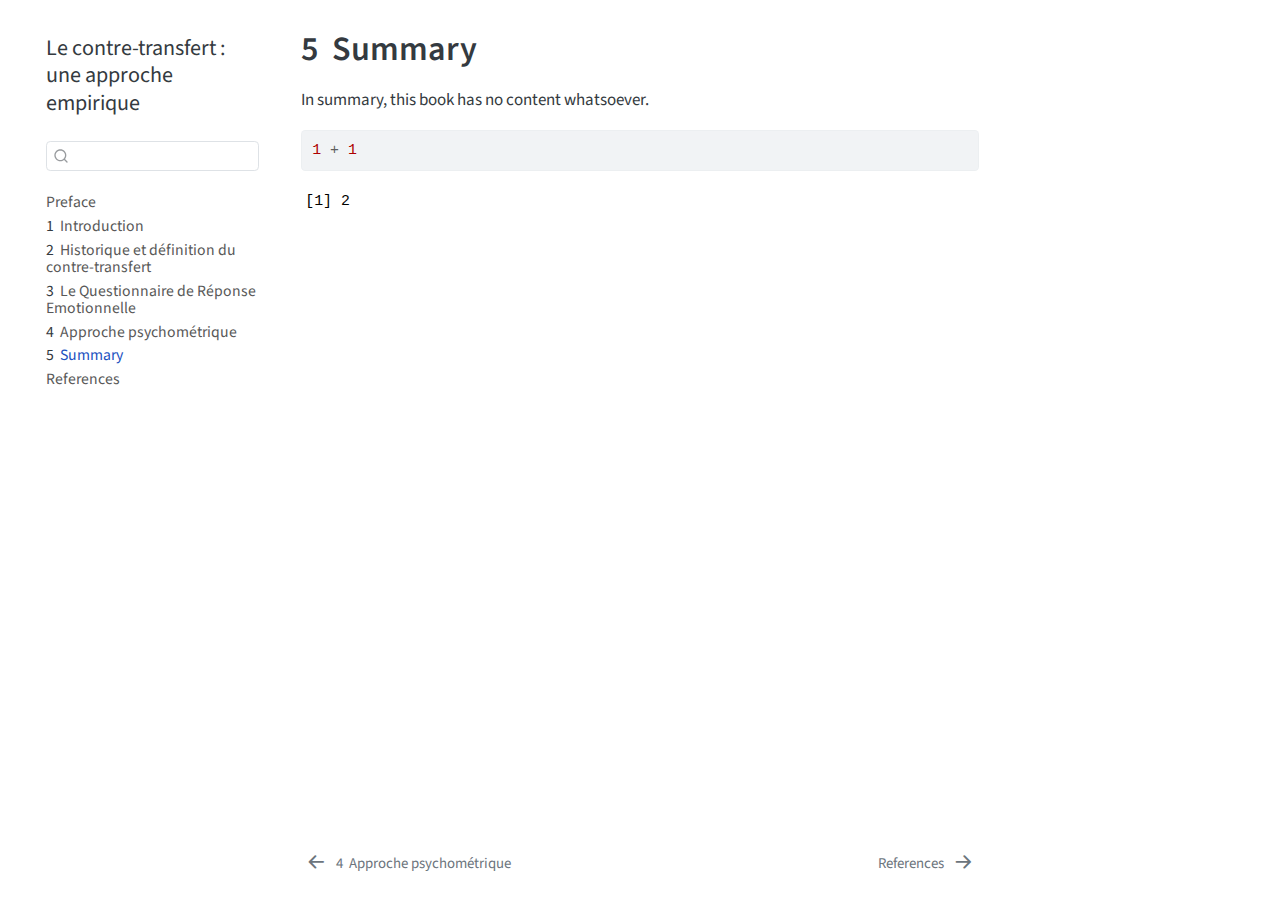
<file: contretransfertlivre/_book/summary.html>
<!DOCTYPE html>
<html xmlns="http://www.w3.org/1999/xhtml" lang="en" xml:lang="en"><head>

<meta charset="utf-8">
<meta name="generator" content="quarto-1.4.553">

<meta name="viewport" content="width=device-width, initial-scale=1.0, user-scalable=yes">


<title>Le contre-transfert : une approche empirique - 5&nbsp; Summary</title>
<style>
code{white-space: pre-wrap;}
span.smallcaps{font-variant: small-caps;}
div.columns{display: flex; gap: min(4vw, 1.5em);}
div.column{flex: auto; overflow-x: auto;}
div.hanging-indent{margin-left: 1.5em; text-indent: -1.5em;}
ul.task-list{list-style: none;}
ul.task-list li input[type="checkbox"] {
  width: 0.8em;
  margin: 0 0.8em 0.2em -1em; /* quarto-specific, see https://github.com/quarto-dev/quarto-cli/issues/4556 */ 
  vertical-align: middle;
}
/* CSS for syntax highlighting */
pre > code.sourceCode { white-space: pre; position: relative; }
pre > code.sourceCode > span { line-height: 1.25; }
pre > code.sourceCode > span:empty { height: 1.2em; }
.sourceCode { overflow: visible; }
code.sourceCode > span { color: inherit; text-decoration: inherit; }
div.sourceCode { margin: 1em 0; }
pre.sourceCode { margin: 0; }
@media screen {
div.sourceCode { overflow: auto; }
}
@media print {
pre > code.sourceCode { white-space: pre-wrap; }
pre > code.sourceCode > span { text-indent: -5em; padding-left: 5em; }
}
pre.numberSource code
  { counter-reset: source-line 0; }
pre.numberSource code > span
  { position: relative; left: -4em; counter-increment: source-line; }
pre.numberSource code > span > a:first-child::before
  { content: counter(source-line);
    position: relative; left: -1em; text-align: right; vertical-align: baseline;
    border: none; display: inline-block;
    -webkit-touch-callout: none; -webkit-user-select: none;
    -khtml-user-select: none; -moz-user-select: none;
    -ms-user-select: none; user-select: none;
    padding: 0 4px; width: 4em;
  }
pre.numberSource { margin-left: 3em;  padding-left: 4px; }
div.sourceCode
  {   }
@media screen {
pre > code.sourceCode > span > a:first-child::before { text-decoration: underline; }
}
</style>


<script src="site_libs/quarto-nav/quarto-nav.js"></script>
<script src="site_libs/quarto-nav/headroom.min.js"></script>
<script src="site_libs/clipboard/clipboard.min.js"></script>
<script src="site_libs/quarto-search/autocomplete.umd.js"></script>
<script src="site_libs/quarto-search/fuse.min.js"></script>
<script src="site_libs/quarto-search/quarto-search.js"></script>
<meta name="quarto:offset" content="./">
<link href="./references.html" rel="next">
<link href="./psychometrique.html" rel="prev">
<script src="site_libs/quarto-html/quarto.js"></script>
<script src="site_libs/quarto-html/popper.min.js"></script>
<script src="site_libs/quarto-html/tippy.umd.min.js"></script>
<script src="site_libs/quarto-html/anchor.min.js"></script>
<link href="site_libs/quarto-html/tippy.css" rel="stylesheet">
<link href="site_libs/quarto-html/quarto-syntax-highlighting.css" rel="stylesheet" id="quarto-text-highlighting-styles">
<script src="site_libs/bootstrap/bootstrap.min.js"></script>
<link href="site_libs/bootstrap/bootstrap-icons.css" rel="stylesheet">
<link href="site_libs/bootstrap/bootstrap.min.css" rel="stylesheet" id="quarto-bootstrap" data-mode="light">
<script id="quarto-search-options" type="application/json">{
  "location": "sidebar",
  "copy-button": false,
  "collapse-after": 3,
  "panel-placement": "start",
  "type": "textbox",
  "limit": 50,
  "keyboard-shortcut": [
    "f",
    "/",
    "s"
  ],
  "show-item-context": false,
  "language": {
    "search-no-results-text": "No results",
    "search-matching-documents-text": "matching documents",
    "search-copy-link-title": "Copy link to search",
    "search-hide-matches-text": "Hide additional matches",
    "search-more-match-text": "more match in this document",
    "search-more-matches-text": "more matches in this document",
    "search-clear-button-title": "Clear",
    "search-text-placeholder": "",
    "search-detached-cancel-button-title": "Cancel",
    "search-submit-button-title": "Submit",
    "search-label": "Search"
  }
}</script>


</head>

<body class="nav-sidebar floating">

<div id="quarto-search-results"></div>
  <header id="quarto-header" class="headroom fixed-top">
  <nav class="quarto-secondary-nav">
    <div class="container-fluid d-flex">
      <button type="button" class="quarto-btn-toggle btn" data-bs-toggle="collapse" data-bs-target=".quarto-sidebar-collapse-item" aria-controls="quarto-sidebar" aria-expanded="false" aria-label="Toggle sidebar navigation" onclick="if (window.quartoToggleHeadroom) { window.quartoToggleHeadroom(); }">
        <i class="bi bi-layout-text-sidebar-reverse"></i>
      </button>
        <nav class="quarto-page-breadcrumbs" aria-label="breadcrumb"><ol class="breadcrumb"><li class="breadcrumb-item"><a href="./summary.html"><span class="chapter-number">5</span>&nbsp; <span class="chapter-title">Summary</span></a></li></ol></nav>
        <a class="flex-grow-1" role="button" data-bs-toggle="collapse" data-bs-target=".quarto-sidebar-collapse-item" aria-controls="quarto-sidebar" aria-expanded="false" aria-label="Toggle sidebar navigation" onclick="if (window.quartoToggleHeadroom) { window.quartoToggleHeadroom(); }">      
        </a>
      <button type="button" class="btn quarto-search-button" aria-label="" onclick="window.quartoOpenSearch();">
        <i class="bi bi-search"></i>
      </button>
    </div>
  </nav>
</header>
<!-- content -->
<div id="quarto-content" class="quarto-container page-columns page-rows-contents page-layout-article">
<!-- sidebar -->
  <nav id="quarto-sidebar" class="sidebar collapse collapse-horizontal quarto-sidebar-collapse-item sidebar-navigation floating overflow-auto">
    <div class="pt-lg-2 mt-2 text-left sidebar-header">
    <div class="sidebar-title mb-0 py-0">
      <a href="./">Le contre-transfert : une approche empirique</a> 
    </div>
      </div>
        <div class="mt-2 flex-shrink-0 align-items-center">
        <div class="sidebar-search">
        <div id="quarto-search" class="" title="Search"></div>
        </div>
        </div>
    <div class="sidebar-menu-container"> 
    <ul class="list-unstyled mt-1">
        <li class="sidebar-item">
  <div class="sidebar-item-container"> 
  <a href="./index.html" class="sidebar-item-text sidebar-link">
 <span class="menu-text">Preface</span></a>
  </div>
</li>
        <li class="sidebar-item">
  <div class="sidebar-item-container"> 
  <a href="./intro.html" class="sidebar-item-text sidebar-link">
 <span class="menu-text"><span class="chapter-number">1</span>&nbsp; <span class="chapter-title">Introduction</span></span></a>
  </div>
</li>
        <li class="sidebar-item">
  <div class="sidebar-item-container"> 
  <a href="./historique.html" class="sidebar-item-text sidebar-link">
 <span class="menu-text"><span class="chapter-number">2</span>&nbsp; <span class="chapter-title">Historique et définition du contre-transfert</span></span></a>
  </div>
</li>
        <li class="sidebar-item">
  <div class="sidebar-item-container"> 
  <a href="./trq.html" class="sidebar-item-text sidebar-link">
 <span class="menu-text"><span class="chapter-number">3</span>&nbsp; <span class="chapter-title">Le Questionnaire de Réponse Emotionnelle</span></span></a>
  </div>
</li>
        <li class="sidebar-item">
  <div class="sidebar-item-container"> 
  <a href="./psychometrique.html" class="sidebar-item-text sidebar-link">
 <span class="menu-text"><span class="chapter-number">4</span>&nbsp; <span class="chapter-title">Approche psychométrique</span></span></a>
  </div>
</li>
        <li class="sidebar-item">
  <div class="sidebar-item-container"> 
  <a href="./summary.html" class="sidebar-item-text sidebar-link active">
 <span class="menu-text"><span class="chapter-number">5</span>&nbsp; <span class="chapter-title">Summary</span></span></a>
  </div>
</li>
        <li class="sidebar-item">
  <div class="sidebar-item-container"> 
  <a href="./references.html" class="sidebar-item-text sidebar-link">
 <span class="menu-text">References</span></a>
  </div>
</li>
    </ul>
    </div>
</nav>
<div id="quarto-sidebar-glass" class="quarto-sidebar-collapse-item" data-bs-toggle="collapse" data-bs-target=".quarto-sidebar-collapse-item"></div>
<!-- margin-sidebar -->
    <div id="quarto-margin-sidebar" class="sidebar margin-sidebar">
        
    </div>
<!-- main -->
<main class="content" id="quarto-document-content">

<header id="title-block-header" class="quarto-title-block default">
<div class="quarto-title">
<h1 class="title"><span class="chapter-number">5</span>&nbsp; <span class="chapter-title">Summary</span></h1>
</div>



<div class="quarto-title-meta">

    
  
    
  </div>
  


</header>


<p>In summary, this book has no content whatsoever.</p>
<div class="cell">
<div class="sourceCode cell-code" id="cb1"><pre class="sourceCode r code-with-copy"><code class="sourceCode r"><span id="cb1-1"><a href="#cb1-1" aria-hidden="true" tabindex="-1"></a><span class="dv">1</span> <span class="sc">+</span> <span class="dv">1</span></span></code><button title="Copy to Clipboard" class="code-copy-button"><i class="bi"></i></button></pre></div>
<div class="cell-output cell-output-stdout">
<pre><code>[1] 2</code></pre>
</div>
</div>



</main> <!-- /main -->
<script id="quarto-html-after-body" type="application/javascript">
window.document.addEventListener("DOMContentLoaded", function (event) {
  const toggleBodyColorMode = (bsSheetEl) => {
    const mode = bsSheetEl.getAttribute("data-mode");
    const bodyEl = window.document.querySelector("body");
    if (mode === "dark") {
      bodyEl.classList.add("quarto-dark");
      bodyEl.classList.remove("quarto-light");
    } else {
      bodyEl.classList.add("quarto-light");
      bodyEl.classList.remove("quarto-dark");
    }
  }
  const toggleBodyColorPrimary = () => {
    const bsSheetEl = window.document.querySelector("link#quarto-bootstrap");
    if (bsSheetEl) {
      toggleBodyColorMode(bsSheetEl);
    }
  }
  toggleBodyColorPrimary();  
  const icon = "";
  const anchorJS = new window.AnchorJS();
  anchorJS.options = {
    placement: 'right',
    icon: icon
  };
  anchorJS.add('.anchored');
  const isCodeAnnotation = (el) => {
    for (const clz of el.classList) {
      if (clz.startsWith('code-annotation-')) {                     
        return true;
      }
    }
    return false;
  }
  const clipboard = new window.ClipboardJS('.code-copy-button', {
    text: function(trigger) {
      const codeEl = trigger.previousElementSibling.cloneNode(true);
      for (const childEl of codeEl.children) {
        if (isCodeAnnotation(childEl)) {
          childEl.remove();
        }
      }
      return codeEl.innerText;
    }
  });
  clipboard.on('success', function(e) {
    // button target
    const button = e.trigger;
    // don't keep focus
    button.blur();
    // flash "checked"
    button.classList.add('code-copy-button-checked');
    var currentTitle = button.getAttribute("title");
    button.setAttribute("title", "Copied!");
    let tooltip;
    if (window.bootstrap) {
      button.setAttribute("data-bs-toggle", "tooltip");
      button.setAttribute("data-bs-placement", "left");
      button.setAttribute("data-bs-title", "Copied!");
      tooltip = new bootstrap.Tooltip(button, 
        { trigger: "manual", 
          customClass: "code-copy-button-tooltip",
          offset: [0, -8]});
      tooltip.show();    
    }
    setTimeout(function() {
      if (tooltip) {
        tooltip.hide();
        button.removeAttribute("data-bs-title");
        button.removeAttribute("data-bs-toggle");
        button.removeAttribute("data-bs-placement");
      }
      button.setAttribute("title", currentTitle);
      button.classList.remove('code-copy-button-checked');
    }, 1000);
    // clear code selection
    e.clearSelection();
  });
    var localhostRegex = new RegExp(/^(?:http|https):\/\/localhost\:?[0-9]*\//);
    var mailtoRegex = new RegExp(/^mailto:/);
      var filterRegex = new RegExp('/' + window.location.host + '/');
    var isInternal = (href) => {
        return filterRegex.test(href) || localhostRegex.test(href) || mailtoRegex.test(href);
    }
    // Inspect non-navigation links and adorn them if external
 	var links = window.document.querySelectorAll('a[href]:not(.nav-link):not(.navbar-brand):not(.toc-action):not(.sidebar-link):not(.sidebar-item-toggle):not(.pagination-link):not(.no-external):not([aria-hidden]):not(.dropdown-item):not(.quarto-navigation-tool)');
    for (var i=0; i<links.length; i++) {
      const link = links[i];
      if (!isInternal(link.href)) {
        // undo the damage that might have been done by quarto-nav.js in the case of
        // links that we want to consider external
        if (link.dataset.originalHref !== undefined) {
          link.href = link.dataset.originalHref;
        }
      }
    }
  function tippyHover(el, contentFn, onTriggerFn, onUntriggerFn) {
    const config = {
      allowHTML: true,
      maxWidth: 500,
      delay: 100,
      arrow: false,
      appendTo: function(el) {
          return el.parentElement;
      },
      interactive: true,
      interactiveBorder: 10,
      theme: 'quarto',
      placement: 'bottom-start',
    };
    if (contentFn) {
      config.content = contentFn;
    }
    if (onTriggerFn) {
      config.onTrigger = onTriggerFn;
    }
    if (onUntriggerFn) {
      config.onUntrigger = onUntriggerFn;
    }
    window.tippy(el, config); 
  }
  const noterefs = window.document.querySelectorAll('a[role="doc-noteref"]');
  for (var i=0; i<noterefs.length; i++) {
    const ref = noterefs[i];
    tippyHover(ref, function() {
      // use id or data attribute instead here
      let href = ref.getAttribute('data-footnote-href') || ref.getAttribute('href');
      try { href = new URL(href).hash; } catch {}
      const id = href.replace(/^#\/?/, "");
      const note = window.document.getElementById(id);
      if (note) {
        return note.innerHTML;
      } else {
        return "";
      }
    });
  }
  const xrefs = window.document.querySelectorAll('a.quarto-xref');
  const processXRef = (id, note) => {
    // Strip column container classes
    const stripColumnClz = (el) => {
      el.classList.remove("page-full", "page-columns");
      if (el.children) {
        for (const child of el.children) {
          stripColumnClz(child);
        }
      }
    }
    stripColumnClz(note)
    if (id === null || id.startsWith('sec-')) {
      // Special case sections, only their first couple elements
      const container = document.createElement("div");
      if (note.children && note.children.length > 2) {
        container.appendChild(note.children[0].cloneNode(true));
        for (let i = 1; i < note.children.length; i++) {
          const child = note.children[i];
          if (child.tagName === "P" && child.innerText === "") {
            continue;
          } else {
            container.appendChild(child.cloneNode(true));
            break;
          }
        }
        if (window.Quarto?.typesetMath) {
          window.Quarto.typesetMath(container);
        }
        return container.innerHTML
      } else {
        if (window.Quarto?.typesetMath) {
          window.Quarto.typesetMath(note);
        }
        return note.innerHTML;
      }
    } else {
      // Remove any anchor links if they are present
      const anchorLink = note.querySelector('a.anchorjs-link');
      if (anchorLink) {
        anchorLink.remove();
      }
      if (window.Quarto?.typesetMath) {
        window.Quarto.typesetMath(note);
      }
      // TODO in 1.5, we should make sure this works without a callout special case
      if (note.classList.contains("callout")) {
        return note.outerHTML;
      } else {
        return note.innerHTML;
      }
    }
  }
  for (var i=0; i<xrefs.length; i++) {
    const xref = xrefs[i];
    tippyHover(xref, undefined, function(instance) {
      instance.disable();
      let url = xref.getAttribute('href');
      let hash = undefined; 
      if (url.startsWith('#')) {
        hash = url;
      } else {
        try { hash = new URL(url).hash; } catch {}
      }
      if (hash) {
        const id = hash.replace(/^#\/?/, "");
        const note = window.document.getElementById(id);
        if (note !== null) {
          try {
            const html = processXRef(id, note.cloneNode(true));
            instance.setContent(html);
          } finally {
            instance.enable();
            instance.show();
          }
        } else {
          // See if we can fetch this
          fetch(url.split('#')[0])
          .then(res => res.text())
          .then(html => {
            const parser = new DOMParser();
            const htmlDoc = parser.parseFromString(html, "text/html");
            const note = htmlDoc.getElementById(id);
            if (note !== null) {
              const html = processXRef(id, note);
              instance.setContent(html);
            } 
          }).finally(() => {
            instance.enable();
            instance.show();
          });
        }
      } else {
        // See if we can fetch a full url (with no hash to target)
        // This is a special case and we should probably do some content thinning / targeting
        fetch(url)
        .then(res => res.text())
        .then(html => {
          const parser = new DOMParser();
          const htmlDoc = parser.parseFromString(html, "text/html");
          const note = htmlDoc.querySelector('main.content');
          if (note !== null) {
            // This should only happen for chapter cross references
            // (since there is no id in the URL)
            // remove the first header
            if (note.children.length > 0 && note.children[0].tagName === "HEADER") {
              note.children[0].remove();
            }
            const html = processXRef(null, note);
            instance.setContent(html);
          } 
        }).finally(() => {
          instance.enable();
          instance.show();
        });
      }
    }, function(instance) {
    });
  }
      let selectedAnnoteEl;
      const selectorForAnnotation = ( cell, annotation) => {
        let cellAttr = 'data-code-cell="' + cell + '"';
        let lineAttr = 'data-code-annotation="' +  annotation + '"';
        const selector = 'span[' + cellAttr + '][' + lineAttr + ']';
        return selector;
      }
      const selectCodeLines = (annoteEl) => {
        const doc = window.document;
        const targetCell = annoteEl.getAttribute("data-target-cell");
        const targetAnnotation = annoteEl.getAttribute("data-target-annotation");
        const annoteSpan = window.document.querySelector(selectorForAnnotation(targetCell, targetAnnotation));
        const lines = annoteSpan.getAttribute("data-code-lines").split(",");
        const lineIds = lines.map((line) => {
          return targetCell + "-" + line;
        })
        let top = null;
        let height = null;
        let parent = null;
        if (lineIds.length > 0) {
            //compute the position of the single el (top and bottom and make a div)
            const el = window.document.getElementById(lineIds[0]);
            top = el.offsetTop;
            height = el.offsetHeight;
            parent = el.parentElement.parentElement;
          if (lineIds.length > 1) {
            const lastEl = window.document.getElementById(lineIds[lineIds.length - 1]);
            const bottom = lastEl.offsetTop + lastEl.offsetHeight;
            height = bottom - top;
          }
          if (top !== null && height !== null && parent !== null) {
            // cook up a div (if necessary) and position it 
            let div = window.document.getElementById("code-annotation-line-highlight");
            if (div === null) {
              div = window.document.createElement("div");
              div.setAttribute("id", "code-annotation-line-highlight");
              div.style.position = 'absolute';
              parent.appendChild(div);
            }
            div.style.top = top - 2 + "px";
            div.style.height = height + 4 + "px";
            div.style.left = 0;
            let gutterDiv = window.document.getElementById("code-annotation-line-highlight-gutter");
            if (gutterDiv === null) {
              gutterDiv = window.document.createElement("div");
              gutterDiv.setAttribute("id", "code-annotation-line-highlight-gutter");
              gutterDiv.style.position = 'absolute';
              const codeCell = window.document.getElementById(targetCell);
              const gutter = codeCell.querySelector('.code-annotation-gutter');
              gutter.appendChild(gutterDiv);
            }
            gutterDiv.style.top = top - 2 + "px";
            gutterDiv.style.height = height + 4 + "px";
          }
          selectedAnnoteEl = annoteEl;
        }
      };
      const unselectCodeLines = () => {
        const elementsIds = ["code-annotation-line-highlight", "code-annotation-line-highlight-gutter"];
        elementsIds.forEach((elId) => {
          const div = window.document.getElementById(elId);
          if (div) {
            div.remove();
          }
        });
        selectedAnnoteEl = undefined;
      };
        // Handle positioning of the toggle
    window.addEventListener(
      "resize",
      throttle(() => {
        elRect = undefined;
        if (selectedAnnoteEl) {
          selectCodeLines(selectedAnnoteEl);
        }
      }, 10)
    );
    function throttle(fn, ms) {
    let throttle = false;
    let timer;
      return (...args) => {
        if(!throttle) { // first call gets through
            fn.apply(this, args);
            throttle = true;
        } else { // all the others get throttled
            if(timer) clearTimeout(timer); // cancel #2
            timer = setTimeout(() => {
              fn.apply(this, args);
              timer = throttle = false;
            }, ms);
        }
      };
    }
      // Attach click handler to the DT
      const annoteDls = window.document.querySelectorAll('dt[data-target-cell]');
      for (const annoteDlNode of annoteDls) {
        annoteDlNode.addEventListener('click', (event) => {
          const clickedEl = event.target;
          if (clickedEl !== selectedAnnoteEl) {
            unselectCodeLines();
            const activeEl = window.document.querySelector('dt[data-target-cell].code-annotation-active');
            if (activeEl) {
              activeEl.classList.remove('code-annotation-active');
            }
            selectCodeLines(clickedEl);
            clickedEl.classList.add('code-annotation-active');
          } else {
            // Unselect the line
            unselectCodeLines();
            clickedEl.classList.remove('code-annotation-active');
          }
        });
      }
  const findCites = (el) => {
    const parentEl = el.parentElement;
    if (parentEl) {
      const cites = parentEl.dataset.cites;
      if (cites) {
        return {
          el,
          cites: cites.split(' ')
        };
      } else {
        return findCites(el.parentElement)
      }
    } else {
      return undefined;
    }
  };
  var bibliorefs = window.document.querySelectorAll('a[role="doc-biblioref"]');
  for (var i=0; i<bibliorefs.length; i++) {
    const ref = bibliorefs[i];
    const citeInfo = findCites(ref);
    if (citeInfo) {
      tippyHover(citeInfo.el, function() {
        var popup = window.document.createElement('div');
        citeInfo.cites.forEach(function(cite) {
          var citeDiv = window.document.createElement('div');
          citeDiv.classList.add('hanging-indent');
          citeDiv.classList.add('csl-entry');
          var biblioDiv = window.document.getElementById('ref-' + cite);
          if (biblioDiv) {
            citeDiv.innerHTML = biblioDiv.innerHTML;
          }
          popup.appendChild(citeDiv);
        });
        return popup.innerHTML;
      });
    }
  }
});
</script>
<nav class="page-navigation">
  <div class="nav-page nav-page-previous">
      <a href="./psychometrique.html" class="pagination-link" aria-label="Approche psychométrique">
        <i class="bi bi-arrow-left-short"></i> <span class="nav-page-text"><span class="chapter-number">4</span>&nbsp; <span class="chapter-title">Approche psychométrique</span></span>
      </a>          
  </div>
  <div class="nav-page nav-page-next">
      <a href="./references.html" class="pagination-link" aria-label="References">
        <span class="nav-page-text">References</span> <i class="bi bi-arrow-right-short"></i>
      </a>
  </div>
</nav>
</div> <!-- /content -->




</body></html>
</file>
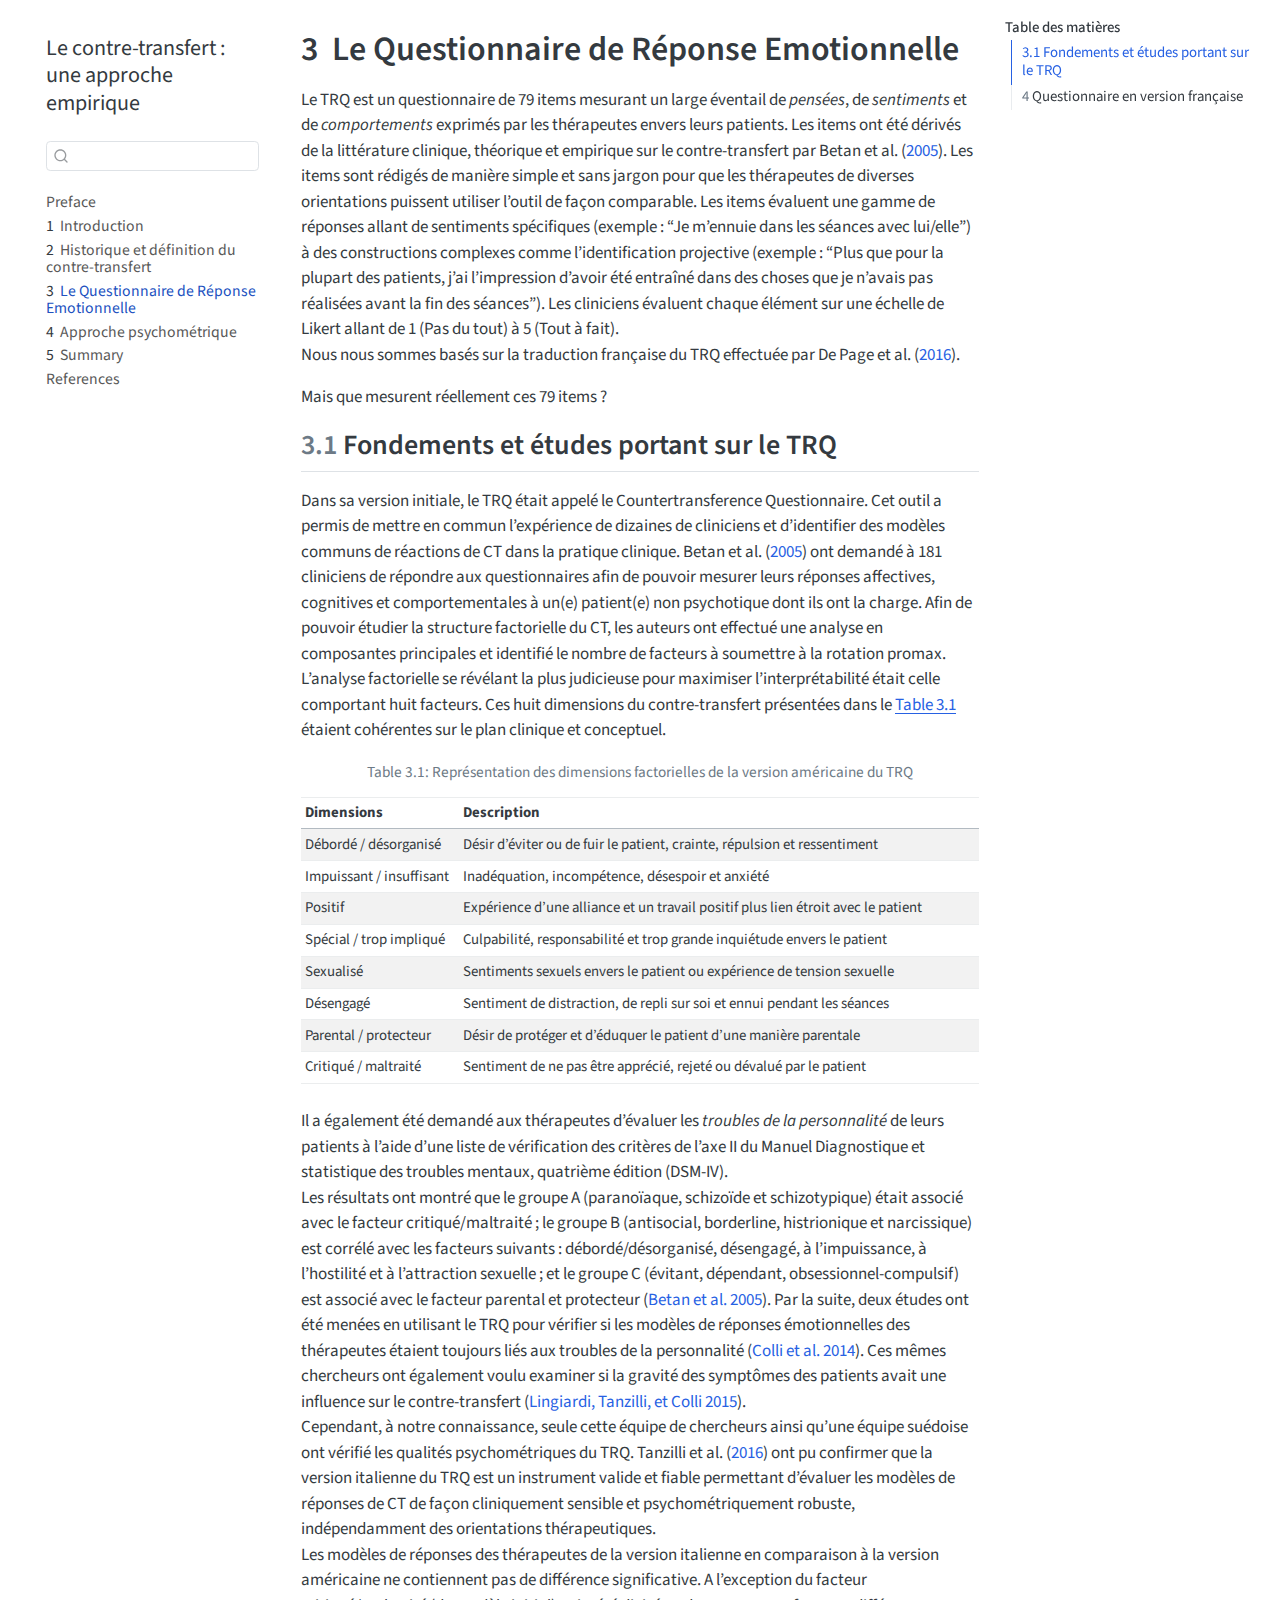
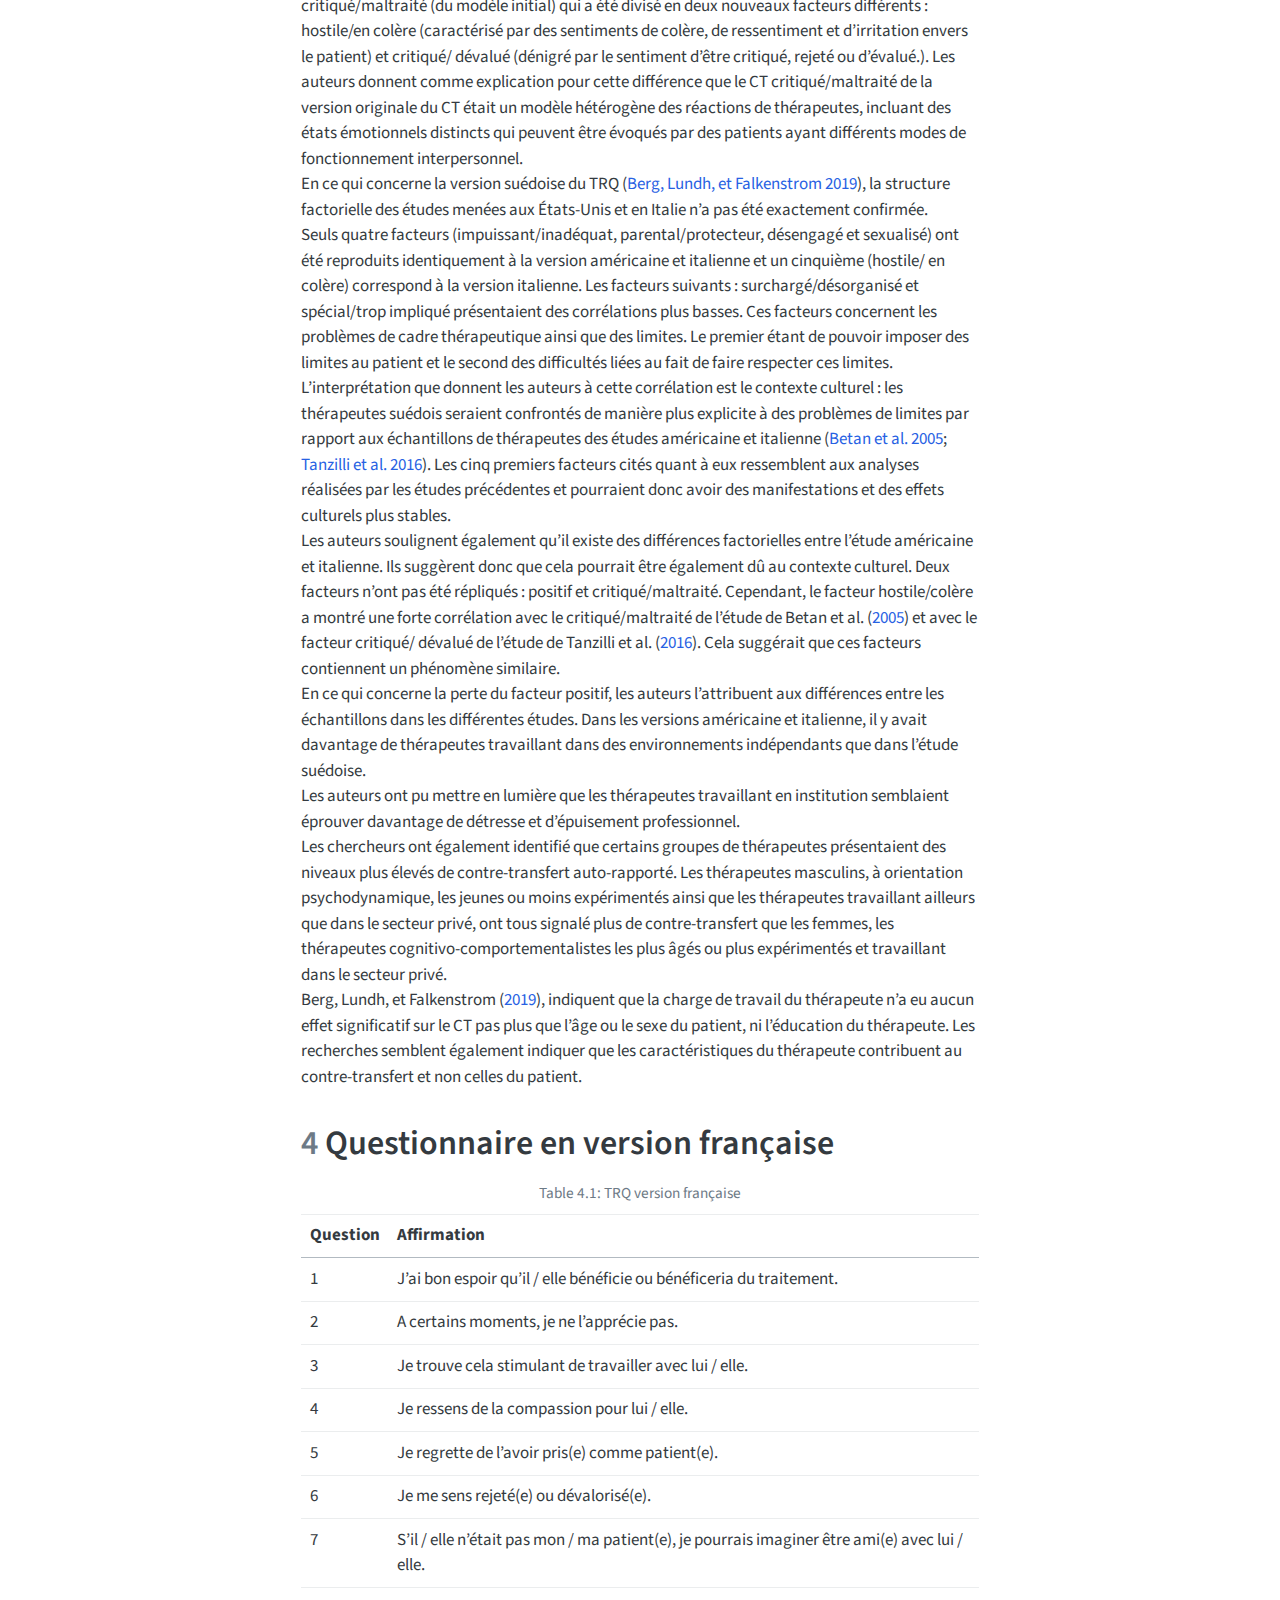
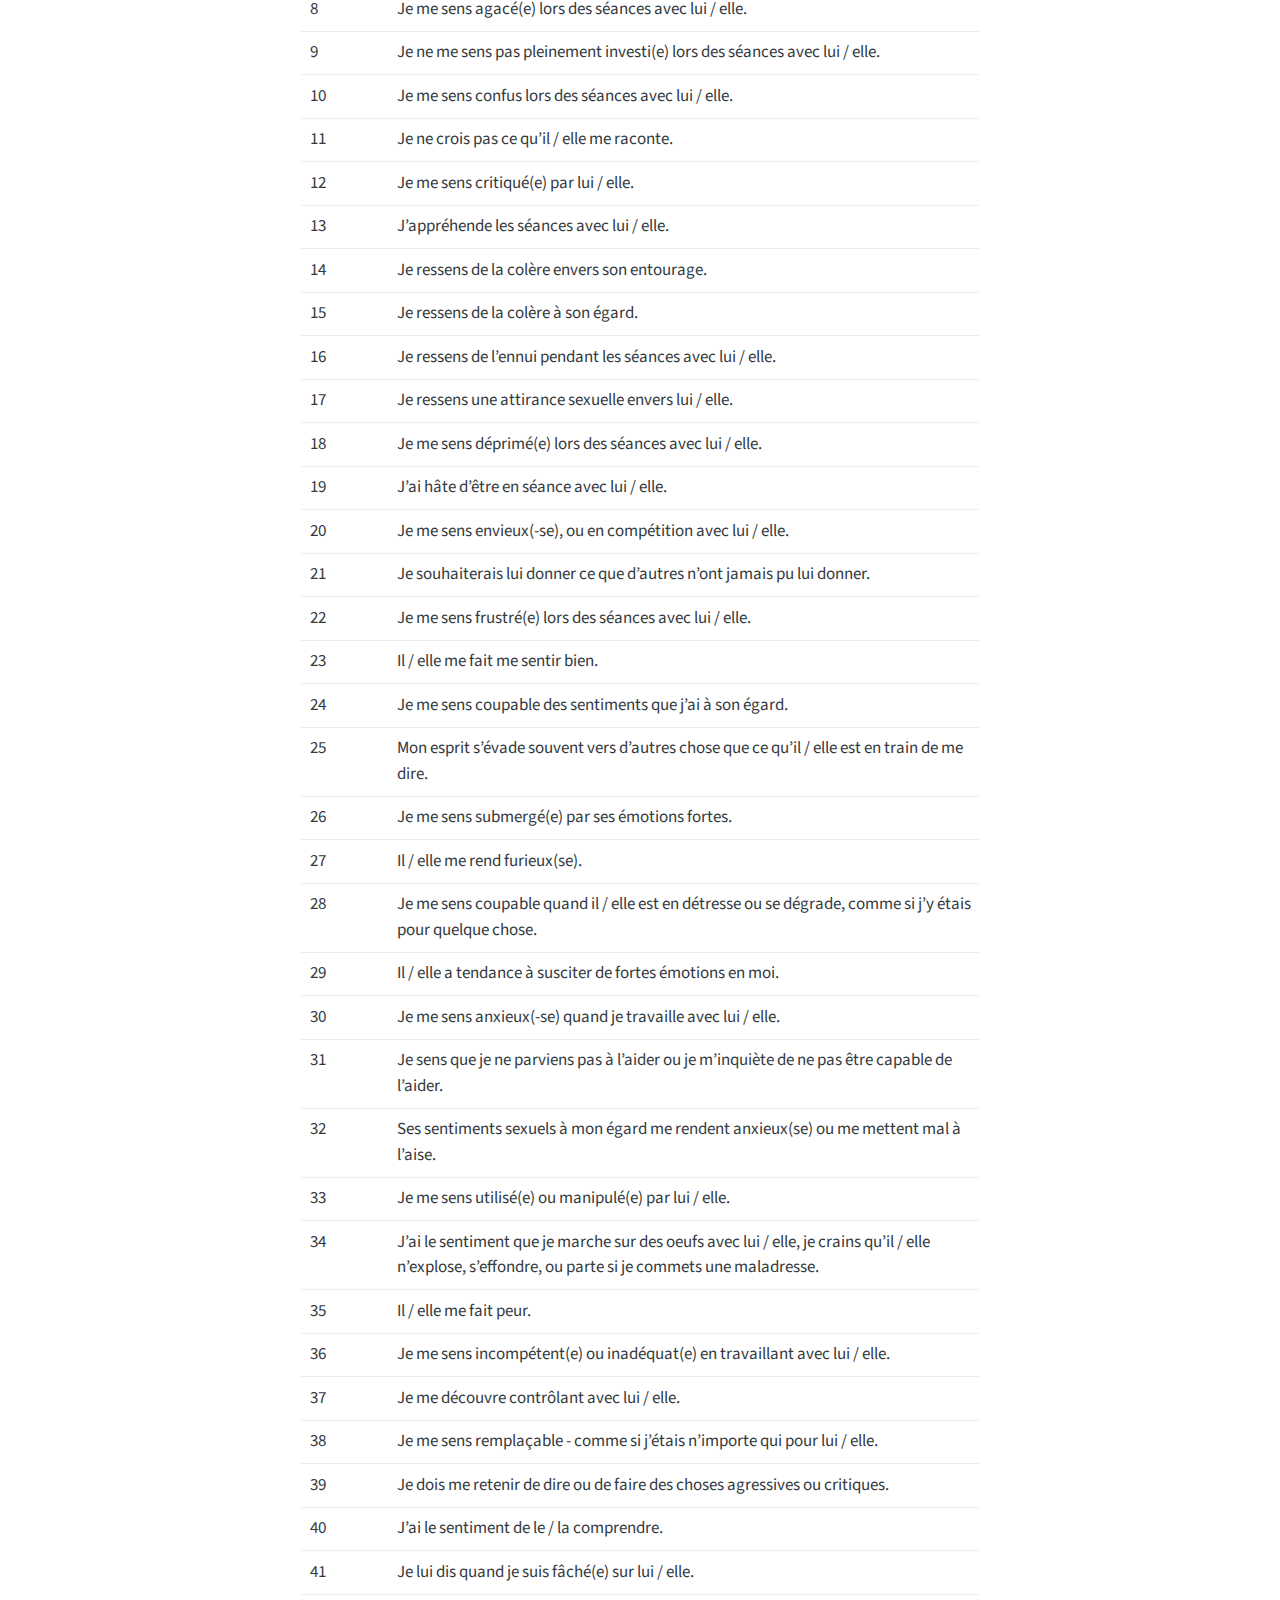
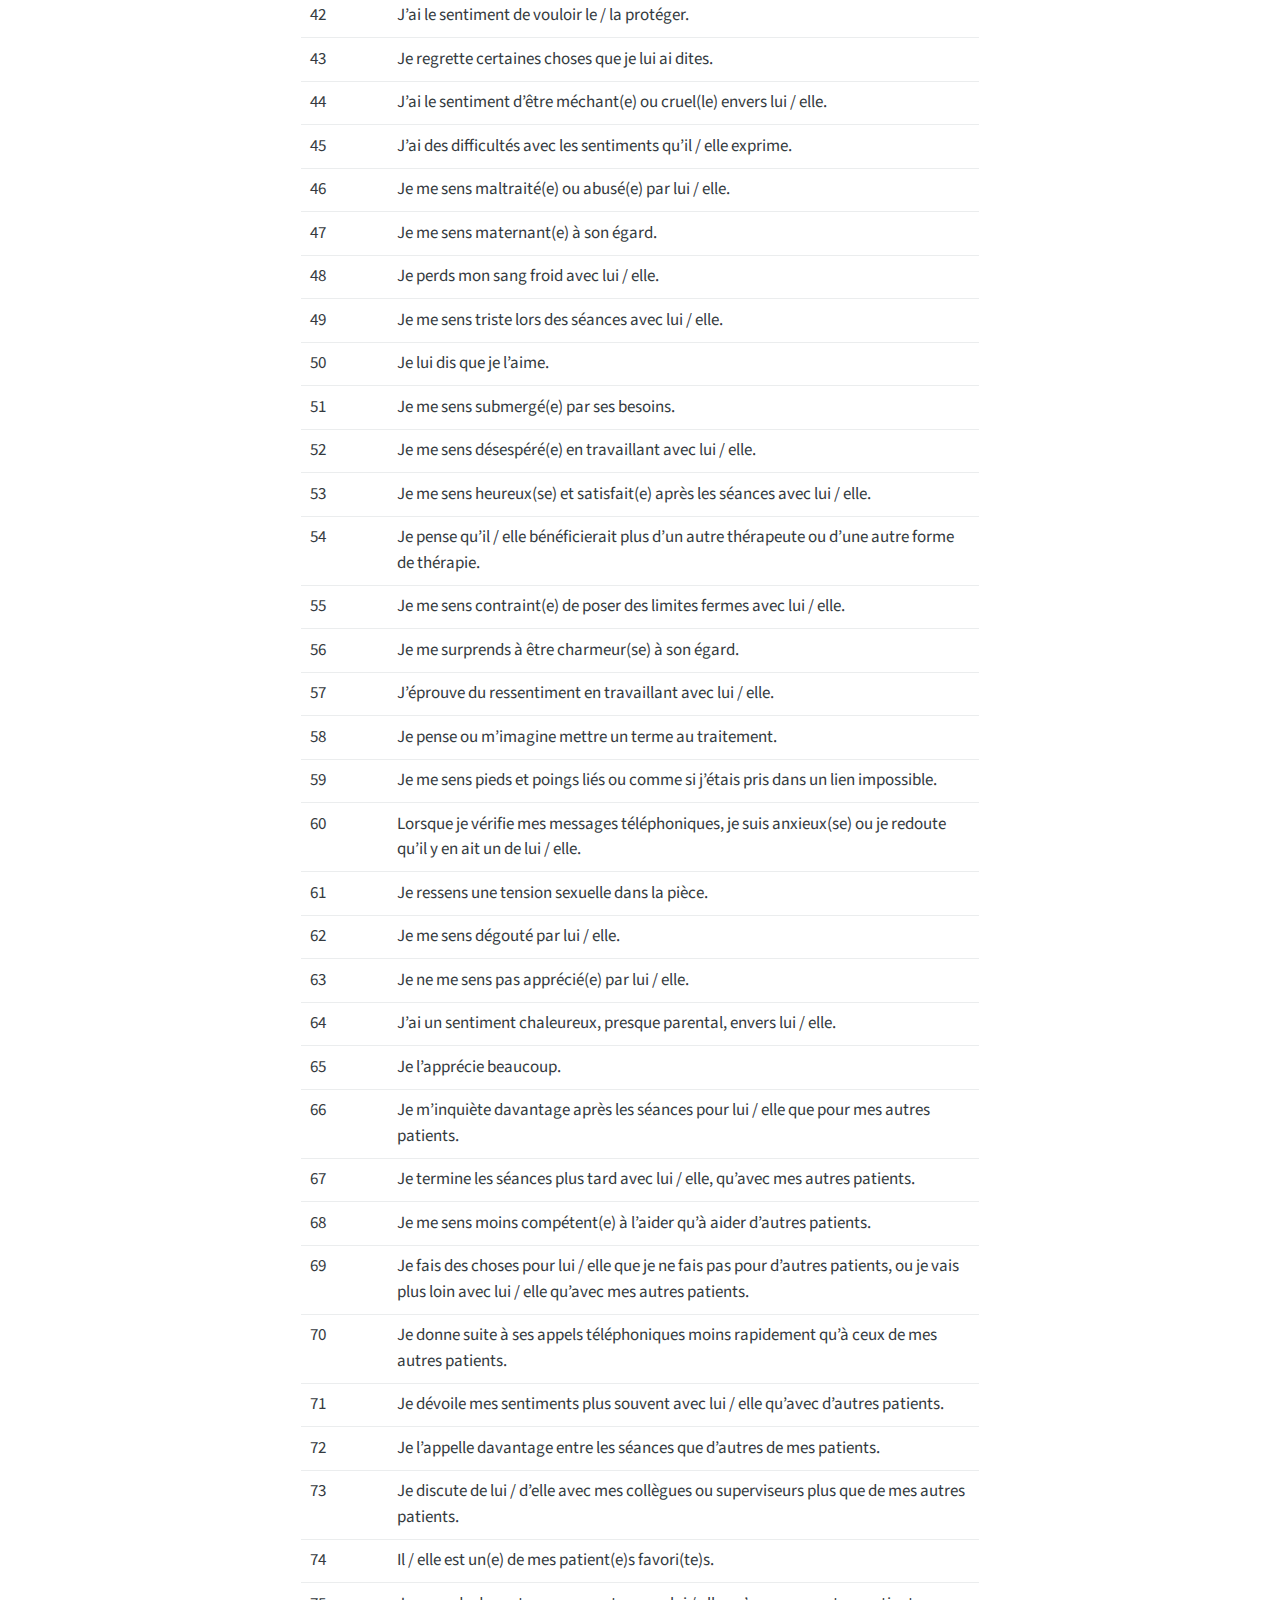
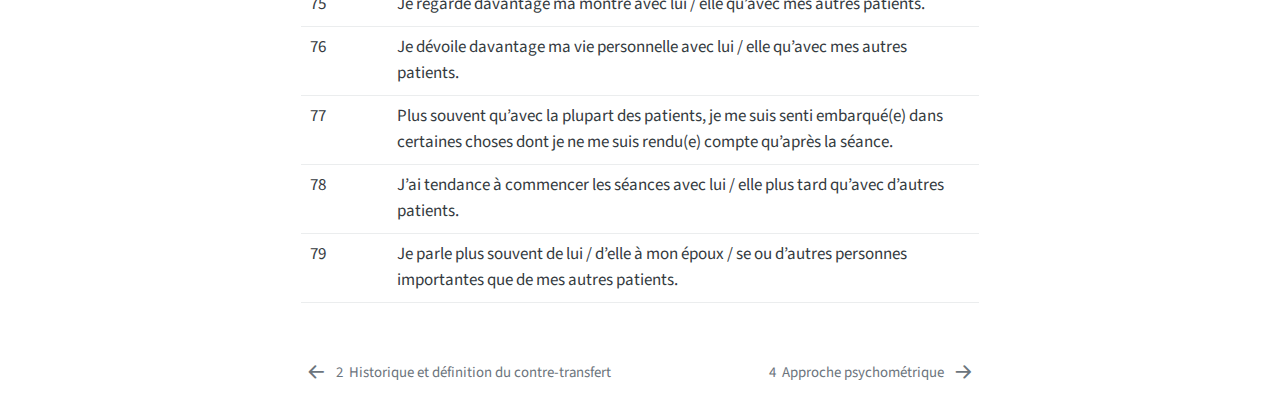
<file: contretransfertlivre/_book/trq.html>
<!DOCTYPE html>
<html xmlns="http://www.w3.org/1999/xhtml" lang="fr" xml:lang="fr"><head>

<meta charset="utf-8">
<meta name="generator" content="quarto-1.4.553">

<meta name="viewport" content="width=device-width, initial-scale=1.0, user-scalable=yes">


<title>Le contre-transfert : une approche empirique - 3&nbsp; Le Questionnaire de Réponse Emotionnelle</title>
<style>
code{white-space: pre-wrap;}
span.smallcaps{font-variant: small-caps;}
div.columns{display: flex; gap: min(4vw, 1.5em);}
div.column{flex: auto; overflow-x: auto;}
div.hanging-indent{margin-left: 1.5em; text-indent: -1.5em;}
ul.task-list{list-style: none;}
ul.task-list li input[type="checkbox"] {
  width: 0.8em;
  margin: 0 0.8em 0.2em -1em; /* quarto-specific, see https://github.com/quarto-dev/quarto-cli/issues/4556 */ 
  vertical-align: middle;
}
/* CSS for citations */
div.csl-bib-body { }
div.csl-entry {
  clear: both;
  margin-bottom: 0em;
}
.hanging-indent div.csl-entry {
  margin-left:2em;
  text-indent:-2em;
}
div.csl-left-margin {
  min-width:2em;
  float:left;
}
div.csl-right-inline {
  margin-left:2em;
  padding-left:1em;
}
div.csl-indent {
  margin-left: 2em;
}</style>


<script src="site_libs/quarto-nav/quarto-nav.js"></script>
<script src="site_libs/quarto-nav/headroom.min.js"></script>
<script src="site_libs/clipboard/clipboard.min.js"></script>
<script src="site_libs/quarto-search/autocomplete.umd.js"></script>
<script src="site_libs/quarto-search/fuse.min.js"></script>
<script src="site_libs/quarto-search/quarto-search.js"></script>
<meta name="quarto:offset" content="./">
<link href="./psychometrique.html" rel="next">
<link href="./historique.html" rel="prev">
<script src="site_libs/quarto-html/quarto.js"></script>
<script src="site_libs/quarto-html/popper.min.js"></script>
<script src="site_libs/quarto-html/tippy.umd.min.js"></script>
<script src="site_libs/quarto-html/anchor.min.js"></script>
<link href="site_libs/quarto-html/tippy.css" rel="stylesheet">
<link href="site_libs/quarto-html/quarto-syntax-highlighting.css" rel="stylesheet" id="quarto-text-highlighting-styles">
<script src="site_libs/bootstrap/bootstrap.min.js"></script>
<link href="site_libs/bootstrap/bootstrap-icons.css" rel="stylesheet">
<link href="site_libs/bootstrap/bootstrap.min.css" rel="stylesheet" id="quarto-bootstrap" data-mode="light">
<script id="quarto-search-options" type="application/json">{
  "location": "sidebar",
  "copy-button": false,
  "collapse-after": 3,
  "panel-placement": "start",
  "type": "textbox",
  "limit": 50,
  "keyboard-shortcut": [
    "f",
    "/",
    "s"
  ],
  "show-item-context": false,
  "language": {
    "search-no-results-text": "Pas de résultats",
    "search-matching-documents-text": "documents trouvés",
    "search-copy-link-title": "Copier le lien vers la recherche",
    "search-hide-matches-text": "Cacher les correspondances additionnelles",
    "search-more-match-text": "correspondance de plus dans ce document",
    "search-more-matches-text": "correspondances de plus dans ce document",
    "search-clear-button-title": "Effacer",
    "search-text-placeholder": "",
    "search-detached-cancel-button-title": "Annuler",
    "search-submit-button-title": "Envoyer",
    "search-label": "Recherche"
  }
}</script>


</head>

<body class="nav-sidebar floating">

<div id="quarto-search-results"></div>
  <header id="quarto-header" class="headroom fixed-top">
  <nav class="quarto-secondary-nav">
    <div class="container-fluid d-flex">
      <button type="button" class="quarto-btn-toggle btn" data-bs-toggle="collapse" data-bs-target=".quarto-sidebar-collapse-item" aria-controls="quarto-sidebar" aria-expanded="false" aria-label="Basculer la barre latérale" onclick="if (window.quartoToggleHeadroom) { window.quartoToggleHeadroom(); }">
        <i class="bi bi-layout-text-sidebar-reverse"></i>
      </button>
        <nav class="quarto-page-breadcrumbs" aria-label="breadcrumb"><ol class="breadcrumb"><li class="breadcrumb-item"><a href="./trq.html"><span class="chapter-number">3</span>&nbsp; <span class="chapter-title">Le Questionnaire de Réponse Emotionnelle</span></a></li></ol></nav>
        <a class="flex-grow-1" role="button" data-bs-toggle="collapse" data-bs-target=".quarto-sidebar-collapse-item" aria-controls="quarto-sidebar" aria-expanded="false" aria-label="Basculer la barre latérale" onclick="if (window.quartoToggleHeadroom) { window.quartoToggleHeadroom(); }">      
        </a>
      <button type="button" class="btn quarto-search-button" aria-label="" onclick="window.quartoOpenSearch();">
        <i class="bi bi-search"></i>
      </button>
    </div>
  </nav>
</header>
<!-- content -->
<div id="quarto-content" class="quarto-container page-columns page-rows-contents page-layout-article">
<!-- sidebar -->
  <nav id="quarto-sidebar" class="sidebar collapse collapse-horizontal quarto-sidebar-collapse-item sidebar-navigation floating overflow-auto">
    <div class="pt-lg-2 mt-2 text-left sidebar-header">
    <div class="sidebar-title mb-0 py-0">
      <a href="./">Le contre-transfert : une approche empirique</a> 
    </div>
      </div>
        <div class="mt-2 flex-shrink-0 align-items-center">
        <div class="sidebar-search">
        <div id="quarto-search" class="" title="Recherche"></div>
        </div>
        </div>
    <div class="sidebar-menu-container"> 
    <ul class="list-unstyled mt-1">
        <li class="sidebar-item">
  <div class="sidebar-item-container"> 
  <a href="./index.html" class="sidebar-item-text sidebar-link">
 <span class="menu-text">Preface</span></a>
  </div>
</li>
        <li class="sidebar-item">
  <div class="sidebar-item-container"> 
  <a href="./intro.html" class="sidebar-item-text sidebar-link">
 <span class="menu-text"><span class="chapter-number">1</span>&nbsp; <span class="chapter-title">Introduction</span></span></a>
  </div>
</li>
        <li class="sidebar-item">
  <div class="sidebar-item-container"> 
  <a href="./historique.html" class="sidebar-item-text sidebar-link">
 <span class="menu-text"><span class="chapter-number">2</span>&nbsp; <span class="chapter-title">Historique et définition du contre-transfert</span></span></a>
  </div>
</li>
        <li class="sidebar-item">
  <div class="sidebar-item-container"> 
  <a href="./trq.html" class="sidebar-item-text sidebar-link active">
 <span class="menu-text"><span class="chapter-number">3</span>&nbsp; <span class="chapter-title">Le Questionnaire de Réponse Emotionnelle</span></span></a>
  </div>
</li>
        <li class="sidebar-item">
  <div class="sidebar-item-container"> 
  <a href="./psychometrique.html" class="sidebar-item-text sidebar-link">
 <span class="menu-text"><span class="chapter-number">4</span>&nbsp; <span class="chapter-title">Approche psychométrique</span></span></a>
  </div>
</li>
        <li class="sidebar-item">
  <div class="sidebar-item-container"> 
  <a href="./summary.html" class="sidebar-item-text sidebar-link">
 <span class="menu-text"><span class="chapter-number">5</span>&nbsp; <span class="chapter-title">Summary</span></span></a>
  </div>
</li>
        <li class="sidebar-item">
  <div class="sidebar-item-container"> 
  <a href="./references.html" class="sidebar-item-text sidebar-link">
 <span class="menu-text">References</span></a>
  </div>
</li>
    </ul>
    </div>
</nav>
<div id="quarto-sidebar-glass" class="quarto-sidebar-collapse-item" data-bs-toggle="collapse" data-bs-target=".quarto-sidebar-collapse-item"></div>
<!-- margin-sidebar -->
    <div id="quarto-margin-sidebar" class="sidebar margin-sidebar">
        <nav id="TOC" role="doc-toc" class="toc-active">
    <h2 id="toc-title">Table des matières</h2>
   
  <ul>
  <li><a href="#fondements-et-études-portant-sur-le-trq" id="toc-fondements-et-études-portant-sur-le-trq" class="nav-link active" data-scroll-target="#fondements-et-études-portant-sur-le-trq"><span class="header-section-number">3.1</span> Fondements et études portant sur le TRQ</a></li>
  <li><a href="#questionnaire-en-version-française" id="toc-questionnaire-en-version-française" class="nav-link" data-scroll-target="#questionnaire-en-version-française"><span class="header-section-number">4</span> Questionnaire en version française</a></li>
  </ul>
</nav>
    </div>
<!-- main -->
<main class="content" id="quarto-document-content">

<header id="title-block-header" class="quarto-title-block default">
<div class="quarto-title">
<h1 class="title"><span id="trq" class="quarto-section-identifier"><span class="chapter-number">3</span>&nbsp; <span class="chapter-title">Le Questionnaire de Réponse Emotionnelle</span></span></h1>
</div>



<div class="quarto-title-meta">

    
  
    
  </div>
  


</header>


<p>Le TRQ est un questionnaire de 79 items mesurant un large éventail de <em>pensées</em>, de <em>sentiments</em> et de <em>comportements</em> exprimés par les thérapeutes envers leurs patients. Les items ont été dérivés de la littérature clinique, théorique et empirique sur le contre-transfert par <span class="citation" data-cites="betan2005countertransference">Betan et al. (<a href="references.html#ref-betan2005countertransference" role="doc-biblioref">2005</a>)</span>. Les items sont rédigés de manière simple et sans jargon pour que les thérapeutes de diverses orientations puissent utiliser l’outil de façon comparable. Les items évaluent une gamme de réponses allant de sentiments spécifiques (exemple : “Je m’ennuie dans les séances avec lui/elle”) à des constructions complexes comme l’identification projective (exemple : “Plus que pour la plupart des patients, j’ai l’impression d’avoir été entraîné dans des choses que je n’avais pas réalisées avant la fin des séances”). Les cliniciens évaluent chaque élément sur une échelle de Likert allant de 1 (Pas du tout) à 5 (Tout à fait).<br>
Nous nous sommes basés sur la traduction française du TRQ effectuée par <span class="citation" data-cites="depage2016questionnaire">De Page et al. (<a href="references.html#ref-depage2016questionnaire" role="doc-biblioref">2016</a>)</span>.</p>
<p>Mais que mesurent réellement ces 79 items ?</p>
<section id="fondements-et-études-portant-sur-le-trq" class="level2" data-number="3.1">
<h2 data-number="3.1" class="anchored" data-anchor-id="fondements-et-études-portant-sur-le-trq"><span class="header-section-number">3.1</span> Fondements et études portant sur le TRQ</h2>
<p>Dans sa version initiale, le TRQ était appelé le Countertransference Questionnaire. Cet outil a permis de mettre en commun l’expérience de dizaines de cliniciens et d’identifier des modèles communs de réactions de CT dans la pratique clinique. <span class="citation" data-cites="betan2005countertransference">Betan et al. (<a href="references.html#ref-betan2005countertransference" role="doc-biblioref">2005</a>)</span> ont demandé à 181 cliniciens de répondre aux questionnaires afin de pouvoir mesurer leurs réponses affectives, cognitives et comportementales à un(e) patient(e) non psychotique dont ils ont la charge. Afin de pouvoir étudier la structure factorielle du CT, les auteurs ont effectué une analyse en composantes principales et identifié le nombre de facteurs à soumettre à la rotation promax. L’analyse factorielle se révélant la plus judicieuse pour maximiser l’interprétabilité était celle comportant huit facteurs. Ces huit dimensions du contre-transfert présentées dans le <a href="#tbl-betan" class="quarto-xref">Table&nbsp;<span>3.1</span></a> étaient cohérentes sur le plan clinique et conceptuel.</p>
<div class="cell">
<div id="tbl-betan" class="cell quarto-float anchored">
<figure class="quarto-float quarto-float-tbl figure">
<figcaption class="quarto-float-caption-top quarto-float-caption quarto-float-tbl" id="tbl-betan-caption-0ceaefa1-69ba-4598-a22c-09a6ac19f8ca">
Table&nbsp;3.1: Représentation des dimensions factorielles de la version américaine du TRQ
</figcaption>
<div aria-describedby="tbl-betan-caption-0ceaefa1-69ba-4598-a22c-09a6ac19f8ca">
<div class="cell-output-display">
<table class="do-not-create-environment cell table table-sm table-striped small">
<colgroup>
<col style="width: 23%">
<col style="width: 76%">
</colgroup>
<thead>
<tr class="header">
<th style="text-align: left;">Dimensions</th>
<th style="text-align: left;">Description</th>
</tr>
</thead>
<tbody>
<tr class="odd">
<td style="text-align: left;">Débordé / désorganisé</td>
<td style="text-align: left;">Désir d’éviter ou de fuir le patient, crainte, répulsion et ressentiment</td>
</tr>
<tr class="even">
<td style="text-align: left;">Impuissant / insuffisant</td>
<td style="text-align: left;">Inadéquation, incompétence, désespoir et anxiété</td>
</tr>
<tr class="odd">
<td style="text-align: left;">Positif</td>
<td style="text-align: left;">Expérience d’une alliance et un travail positif plus lien étroit avec le patient</td>
</tr>
<tr class="even">
<td style="text-align: left;">Spécial / trop impliqué</td>
<td style="text-align: left;">Culpabilité, responsabilité et trop grande inquiétude envers le patient</td>
</tr>
<tr class="odd">
<td style="text-align: left;">Sexualisé</td>
<td style="text-align: left;">Sentiments sexuels envers le patient ou expérience de tension sexuelle</td>
</tr>
<tr class="even">
<td style="text-align: left;">Désengagé</td>
<td style="text-align: left;">Sentiment de distraction, de repli sur soi et ennui pendant les séances</td>
</tr>
<tr class="odd">
<td style="text-align: left;">Parental / protecteur</td>
<td style="text-align: left;">Désir de protéger et d’éduquer le patient d’une manière parentale</td>
</tr>
<tr class="even">
<td style="text-align: left;">Critiqué / maltraité</td>
<td style="text-align: left;">Sentiment de ne pas être apprécié, rejeté ou dévalué par le patient</td>
</tr>
</tbody>
</table>
</div>
</div>
</figure>
</div>
</div>
<p>Il a également été demandé aux thérapeutes d’évaluer les <em>troubles de la personnalité</em> de leurs patients à l’aide d’une liste de vérification des critères de l’axe II du Manuel Diagnostique et statistique des troubles mentaux, quatrième édition (DSM-IV).<br>
Les résultats ont montré que le groupe A (paranoïaque, schizoïde et schizotypique) était associé avec le facteur critiqué/maltraité ; le groupe B (antisocial, borderline, histrionique et narcissique) est corrélé avec les facteurs suivants : débordé/désorganisé, désengagé, à l’impuissance, à l’hostilité et à l’attraction sexuelle ; et le groupe C (évitant, dépendant, obsessionnel-compulsif) est associé avec le facteur parental et protecteur <span class="citation" data-cites="betan2005countertransference">(<a href="references.html#ref-betan2005countertransference" role="doc-biblioref">Betan et al. 2005</a>)</span>. Par la suite, deux études ont été menées en utilisant le TRQ pour vérifier si les modèles de réponses émotionnelles des thérapeutes étaient toujours liés aux troubles de la personnalité <span class="citation" data-cites="colli2014patient">(<a href="references.html#ref-colli2014patient" role="doc-biblioref">Colli et al. 2014</a>)</span>. Ces mêmes chercheurs ont également voulu examiner si la gravité des symptômes des patients avait une influence sur le contre-transfert <span class="citation" data-cites="lingiardi2015does">(<a href="references.html#ref-lingiardi2015does" role="doc-biblioref">Lingiardi, Tanzilli, et Colli 2015</a>)</span>.<br>
Cependant, à notre connaissance, seule cette équipe de chercheurs ainsi qu’une équipe suédoise ont vérifié les qualités psychométriques du TRQ. <span class="citation" data-cites="tanzilli2016factor">Tanzilli et al. (<a href="references.html#ref-tanzilli2016factor" role="doc-biblioref">2016</a>)</span> ont pu confirmer que la version italienne du TRQ est un instrument valide et fiable permettant d’évaluer les modèles de réponses de CT de façon cliniquement sensible et psychométriquement robuste, indépendamment des orientations thérapeutiques.<br>
Les modèles de réponses des thérapeutes de la version italienne en comparaison à la version américaine ne contiennent pas de différence significative. A l’exception du facteur critiqué/maltraité (du modèle initial) qui a été divisé en deux nouveaux facteurs différents : hostile/en colère (caractérisé par des sentiments de colère, de ressentiment et d’irritation envers le patient) et critiqué/ dévalué (dénigré par le sentiment d’être critiqué, rejeté ou d’évalué.). Les auteurs donnent comme explication pour cette différence que le CT critiqué/maltraité de la version originale du CT était un modèle hétérogène des réactions de thérapeutes, incluant des états émotionnels distincts qui peuvent être évoqués par des patients ayant différents modes de fonctionnement interpersonnel.<br>
En ce qui concerne la version suédoise du TRQ <span class="citation" data-cites="berg2019countertransference">(<a href="references.html#ref-berg2019countertransference" role="doc-biblioref">Berg, Lundh, et Falkenstrom 2019</a>)</span>, la structure factorielle des études menées aux États-Unis et en Italie n’a pas été exactement confirmée.<br>
Seuls quatre facteurs (impuissant/inadéquat, parental/protecteur, désengagé et sexualisé) ont été reproduits identiquement à la version américaine et italienne et un cinquième (hostile/ en colère) correspond à la version italienne. Les facteurs suivants : surchargé/désorganisé et spécial/trop impliqué présentaient des corrélations plus basses. Ces facteurs concernent les problèmes de cadre thérapeutique ainsi que des limites. Le premier étant de pouvoir imposer des limites au patient et le second des difficultés liées au fait de faire respecter ces limites. L’interprétation que donnent les auteurs à cette corrélation est le contexte culturel : les thérapeutes suédois seraient confrontés de manière plus explicite à des problèmes de limites par rapport aux échantillons de thérapeutes des études américaine et italienne <span class="citation" data-cites="betan2005countertransference tanzilli2016factor">(<a href="references.html#ref-betan2005countertransference" role="doc-biblioref">Betan et al. 2005</a>; <a href="references.html#ref-tanzilli2016factor" role="doc-biblioref">Tanzilli et al. 2016</a>)</span>. Les cinq premiers facteurs cités quant à eux ressemblent aux analyses réalisées par les études précédentes et pourraient donc avoir des manifestations et des effets culturels plus stables.<br>
Les auteurs soulignent également qu’il existe des différences factorielles entre l’étude américaine et italienne. Ils suggèrent donc que cela pourrait être également dû au contexte culturel. Deux facteurs n’ont pas été répliqués : positif et critiqué/maltraité. Cependant, le facteur hostile/colère a montré une forte corrélation avec le critiqué/maltraité de l’étude de <span class="citation" data-cites="betan2005countertransference">Betan et al. (<a href="references.html#ref-betan2005countertransference" role="doc-biblioref">2005</a>)</span> et avec le facteur critiqué/ dévalué de l’étude de <span class="citation" data-cites="tanzilli2016factor">Tanzilli et al. (<a href="references.html#ref-tanzilli2016factor" role="doc-biblioref">2016</a>)</span>. Cela suggérait que ces facteurs contiennent un phénomène similaire.<br>
En ce qui concerne la perte du facteur positif, les auteurs l’attribuent aux différences entre les échantillons dans les différentes études. Dans les versions américaine et italienne, il y avait davantage de thérapeutes travaillant dans des environnements indépendants que dans l’étude suédoise.<br>
Les auteurs ont pu mettre en lumière que les thérapeutes travaillant en institution semblaient éprouver davantage de détresse et d’épuisement professionnel.<br>
Les chercheurs ont également identifié que certains groupes de thérapeutes présentaient des niveaux plus élevés de contre-transfert auto-rapporté. Les thérapeutes masculins, à orientation psychodynamique, les jeunes ou moins expérimentés ainsi que les thérapeutes travaillant ailleurs que dans le secteur privé, ont tous signalé plus de contre-transfert que les femmes, les thérapeutes cognitivo-comportementalistes les plus âgés ou plus expérimentés et travaillant dans le secteur privé.<br>
<span class="citation" data-cites="berg2019countertransference">Berg, Lundh, et Falkenstrom (<a href="references.html#ref-berg2019countertransference" role="doc-biblioref">2019</a>)</span>, indiquent que la charge de travail du thérapeute n’a eu aucun effet significatif sur le CT pas plus que l’âge ou le sexe du patient, ni l’éducation du thérapeute. Les recherches semblent également indiquer que les caractéristiques du thérapeute contribuent au contre-transfert et non celles du patient.</p>
</section>
<section id="questionnaire-en-version-française" class="level1" data-number="4">
<h1 data-number="4"><span class="header-section-number">4</span> Questionnaire en version française</h1>
<div id="tbl-trq" class="quarto-float anchored">
<figure class="quarto-float quarto-float-tbl figure">
<figcaption class="quarto-float-caption-top quarto-float-caption quarto-float-tbl" id="tbl-trq-caption-0ceaefa1-69ba-4598-a22c-09a6ac19f8ca">
Table&nbsp;4.1: TRQ version française
</figcaption>
<div aria-describedby="tbl-trq-caption-0ceaefa1-69ba-4598-a22c-09a6ac19f8ca">
<table class="table">
<colgroup>
<col style="width: 6%">
<col style="width: 93%">
</colgroup>
<thead>
<tr class="header">
<th>Question</th>
<th>Affirmation</th>
</tr>
</thead>
<tbody>
<tr class="odd">
<td>1</td>
<td>J’ai bon espoir qu’il / elle bénéficie ou bénéficeria du traitement.</td>
</tr>
<tr class="even">
<td>2</td>
<td>A certains moments, je ne l’apprécie pas.</td>
</tr>
<tr class="odd">
<td>3</td>
<td>Je trouve cela stimulant de travailler avec lui / elle.</td>
</tr>
<tr class="even">
<td>4</td>
<td>Je ressens de la compassion pour lui / elle.</td>
</tr>
<tr class="odd">
<td>5</td>
<td>Je regrette de l’avoir pris(e) comme patient(e).</td>
</tr>
<tr class="even">
<td>6</td>
<td>Je me sens rejeté(e) ou dévalorisé(e).</td>
</tr>
<tr class="odd">
<td>7</td>
<td>S’il / elle n’était pas mon / ma patient(e), je pourrais imaginer être ami(e) avec lui / elle.</td>
</tr>
<tr class="even">
<td>8</td>
<td>Je me sens agacé(e) lors des séances avec lui / elle.</td>
</tr>
<tr class="odd">
<td>9</td>
<td>Je ne me sens pas pleinement investi(e) lors des séances avec lui / elle.</td>
</tr>
<tr class="even">
<td>10</td>
<td>Je me sens confus lors des séances avec lui / elle.</td>
</tr>
<tr class="odd">
<td>11</td>
<td>Je ne crois pas ce qu’il / elle me raconte.</td>
</tr>
<tr class="even">
<td>12</td>
<td>Je me sens critiqué(e) par lui / elle.</td>
</tr>
<tr class="odd">
<td>13</td>
<td>J’appréhende les séances avec lui / elle.</td>
</tr>
<tr class="even">
<td>14</td>
<td>Je ressens de la colère envers son entourage.</td>
</tr>
<tr class="odd">
<td>15</td>
<td>Je ressens de la colère à son égard.</td>
</tr>
<tr class="even">
<td>16</td>
<td>Je ressens de l’ennui pendant les séances avec lui / elle.</td>
</tr>
<tr class="odd">
<td>17</td>
<td>Je ressens une attirance sexuelle envers lui / elle.</td>
</tr>
<tr class="even">
<td>18</td>
<td>Je me sens déprimé(e) lors des séances avec lui / elle.</td>
</tr>
<tr class="odd">
<td>19</td>
<td>J’ai hâte d’être en séance avec lui / elle.</td>
</tr>
<tr class="even">
<td>20</td>
<td>Je me sens envieux(-se), ou en compétition avec lui / elle.</td>
</tr>
<tr class="odd">
<td>21</td>
<td>Je souhaiterais lui donner ce que d’autres n’ont jamais pu lui donner.</td>
</tr>
<tr class="even">
<td>22</td>
<td>Je me sens frustré(e) lors des séances avec lui / elle.</td>
</tr>
<tr class="odd">
<td>23</td>
<td>Il / elle me fait me sentir bien.</td>
</tr>
<tr class="even">
<td>24</td>
<td>Je me sens coupable des sentiments que j’ai à son égard.</td>
</tr>
<tr class="odd">
<td>25</td>
<td>Mon esprit s’évade souvent vers d’autres chose que ce qu’il / elle est en train de me dire.</td>
</tr>
<tr class="even">
<td>26</td>
<td>Je me sens submergé(e) par ses émotions fortes.</td>
</tr>
<tr class="odd">
<td>27</td>
<td>Il / elle me rend furieux(se).</td>
</tr>
<tr class="even">
<td>28</td>
<td>Je me sens coupable quand il / elle est en détresse ou se dégrade, comme si j’y étais pour quelque chose.</td>
</tr>
<tr class="odd">
<td>29</td>
<td>Il / elle a tendance à susciter de fortes émotions en moi.</td>
</tr>
<tr class="even">
<td>30</td>
<td>Je me sens anxieux(-se) quand je travaille avec lui / elle.</td>
</tr>
<tr class="odd">
<td>31</td>
<td>Je sens que je ne parviens pas à l’aider ou je m’inquiète de ne pas être capable de l’aider.</td>
</tr>
<tr class="even">
<td>32</td>
<td>Ses sentiments sexuels à mon égard me rendent anxieux(se) ou me mettent mal à l’aise.</td>
</tr>
<tr class="odd">
<td>33</td>
<td>Je me sens utilisé(e) ou manipulé(e) par lui / elle.</td>
</tr>
<tr class="even">
<td>34</td>
<td>J’ai le sentiment que je marche sur des oeufs avec lui / elle, je crains qu’il / elle n’explose, s’effondre, ou parte si je commets une maladresse.</td>
</tr>
<tr class="odd">
<td>35</td>
<td>Il / elle me fait peur.</td>
</tr>
<tr class="even">
<td>36</td>
<td>Je me sens incompétent(e) ou inadéquat(e) en travaillant avec lui / elle.</td>
</tr>
<tr class="odd">
<td>37</td>
<td>Je me découvre contrôlant avec lui / elle.</td>
</tr>
<tr class="even">
<td>38</td>
<td>Je me sens remplaçable - comme si j’étais n’importe qui pour lui / elle.</td>
</tr>
<tr class="odd">
<td>39</td>
<td>Je dois me retenir de dire ou de faire des choses agressives ou critiques.</td>
</tr>
<tr class="even">
<td>40</td>
<td>J’ai le sentiment de le / la comprendre.</td>
</tr>
<tr class="odd">
<td>41</td>
<td>Je lui dis quand je suis fâché(e) sur lui / elle.</td>
</tr>
<tr class="even">
<td>42</td>
<td>J’ai le sentiment de vouloir le / la protéger.</td>
</tr>
<tr class="odd">
<td>43</td>
<td>Je regrette certaines choses que je lui ai dites.</td>
</tr>
<tr class="even">
<td>44</td>
<td>J’ai le sentiment d’être méchant(e) ou cruel(le) envers lui / elle.</td>
</tr>
<tr class="odd">
<td>45</td>
<td>J’ai des difficultés avec les sentiments qu’il / elle exprime.</td>
</tr>
<tr class="even">
<td>46</td>
<td>Je me sens maltraité(e) ou abusé(e) par lui / elle.</td>
</tr>
<tr class="odd">
<td>47</td>
<td>Je me sens maternant(e) à son égard.</td>
</tr>
<tr class="even">
<td>48</td>
<td>Je perds mon sang froid avec lui / elle.</td>
</tr>
<tr class="odd">
<td>49</td>
<td>Je me sens triste lors des séances avec lui / elle.</td>
</tr>
<tr class="even">
<td>50</td>
<td>Je lui dis que je l’aime.</td>
</tr>
<tr class="odd">
<td>51</td>
<td>Je me sens submergé(e) par ses besoins.</td>
</tr>
<tr class="even">
<td>52</td>
<td>Je me sens désespéré(e) en travaillant avec lui / elle.</td>
</tr>
<tr class="odd">
<td>53</td>
<td>Je me sens heureux(se) et satisfait(e) après les séances avec lui / elle.</td>
</tr>
<tr class="even">
<td>54</td>
<td>Je pense qu’il / elle bénéficierait plus d’un autre thérapeute ou d’une autre forme de thérapie.</td>
</tr>
<tr class="odd">
<td>55</td>
<td>Je me sens contraint(e) de poser des limites fermes avec lui / elle.</td>
</tr>
<tr class="even">
<td>56</td>
<td>Je me surprends à être charmeur(se) à son égard.</td>
</tr>
<tr class="odd">
<td>57</td>
<td>J’éprouve du ressentiment en travaillant avec lui / elle.</td>
</tr>
<tr class="even">
<td>58</td>
<td>Je pense ou m’imagine mettre un terme au traitement.</td>
</tr>
<tr class="odd">
<td>59</td>
<td>Je me sens pieds et poings liés ou comme si j’étais pris dans un lien impossible.</td>
</tr>
<tr class="even">
<td>60</td>
<td>Lorsque je vérifie mes messages téléphoniques, je suis anxieux(se) ou je redoute qu’il y en ait un de lui / elle.</td>
</tr>
<tr class="odd">
<td>61</td>
<td>Je ressens une tension sexuelle dans la pièce.</td>
</tr>
<tr class="even">
<td>62</td>
<td>Je me sens dégouté par lui / elle.</td>
</tr>
<tr class="odd">
<td>63</td>
<td>Je ne me sens pas apprécié(e) par lui / elle.</td>
</tr>
<tr class="even">
<td>64</td>
<td>J’ai un sentiment chaleureux, presque parental, envers lui / elle.</td>
</tr>
<tr class="odd">
<td>65</td>
<td>Je l’apprécie beaucoup.</td>
</tr>
<tr class="even">
<td>66</td>
<td>Je m’inquiète davantage après les séances pour lui / elle que pour mes autres patients.</td>
</tr>
<tr class="odd">
<td>67</td>
<td>Je termine les séances plus tard avec lui / elle, qu’avec mes autres patients.</td>
</tr>
<tr class="even">
<td>68</td>
<td>Je me sens moins compétent(e) à l’aider qu’à aider d’autres patients.</td>
</tr>
<tr class="odd">
<td>69</td>
<td>Je fais des choses pour lui / elle que je ne fais pas pour d’autres patients, ou je vais plus loin avec lui / elle qu’avec mes autres patients.</td>
</tr>
<tr class="even">
<td>70</td>
<td>Je donne suite à ses appels téléphoniques moins rapidement qu’à ceux de mes autres patients.</td>
</tr>
<tr class="odd">
<td>71</td>
<td>Je dévoile mes sentiments plus souvent avec lui / elle qu’avec d’autres patients.</td>
</tr>
<tr class="even">
<td>72</td>
<td>Je l’appelle davantage entre les séances que d’autres de mes patients.</td>
</tr>
<tr class="odd">
<td>73</td>
<td>Je discute de lui / d’elle avec mes collègues ou superviseurs plus que de mes autres patients.</td>
</tr>
<tr class="even">
<td>74</td>
<td>Il / elle est un(e) de mes patient(e)s favori(te)s.</td>
</tr>
<tr class="odd">
<td>75</td>
<td>Je regarde davantage ma montre avec lui / elle qu’avec mes autres patients.</td>
</tr>
<tr class="even">
<td>76</td>
<td>Je dévoile davantage ma vie personnelle avec lui / elle qu’avec mes autres patients.</td>
</tr>
<tr class="odd">
<td>77</td>
<td>Plus souvent qu’avec la plupart des patients, je me suis senti embarqué(e) dans certaines choses dont je ne me suis rendu(e) compte qu’après la séance.</td>
</tr>
<tr class="even">
<td>78</td>
<td>J’ai tendance à commencer les séances avec lui / elle plus tard qu’avec d’autres patients.</td>
</tr>
<tr class="odd">
<td>79</td>
<td>Je parle plus souvent de lui / d’elle à mon époux / se ou d’autres personnes importantes que de mes autres patients.</td>
</tr>
</tbody>
</table>
</div>
</figure>
</div>


<div id="refs" class="references csl-bib-body hanging-indent" data-entry-spacing="0" role="list" style="display: none">
<div id="ref-berg2019countertransference" class="csl-entry" role="listitem">
Berg, Johan, Lars-Gunnar Lundh, et Fredrik Falkenstrom. 2019. <span>«&nbsp;Countertransference in Swedish psychotherapists: testing the factor structure of the Therapist Response Questionnaire&nbsp;»</span>. <em>Research in Psychotherapy: Psychopathology, Process, and Outcome</em> 22 (1).
</div>
<div id="ref-betan2005countertransference" class="csl-entry" role="listitem">
Betan, Ephi, Amy Kegley Heim, Carolyn Zittel Conklin, et Drew Westen. 2005. <span>«&nbsp;Countertransference phenomena and personality pathology in clinical practice: An empirical investigation&nbsp;»</span>. <em>American Journal of Psychiatry</em> 162 (5): 890‑98.
</div>
<div id="ref-colli2014patient" class="csl-entry" role="listitem">
Colli, Antonello, Annalisa Tanzilli, Giancarlo Dimaggio, et Vittorio Lingiardi. 2014. <span>«&nbsp;Patient personality and therapist response: An empirical investigation&nbsp;»</span>. <em>American Journal of Psychiatry</em> 171 (1): 102‑8.
</div>
<div id="ref-depage2016questionnaire" class="csl-entry" role="listitem">
De Page, Louis, Benjamin Thiry, Bénédicte De Villers, Marie Boulanger, et Xavier Saloppé. 2016. <span>«&nbsp;Questionnaire de r<span>é</span>ponse <span>é</span>motionnelle du th<span>é</span>rapeute&nbsp;»</span>.
</div>
<div id="ref-lingiardi2015does" class="csl-entry" role="listitem">
Lingiardi, Vittorio, Annalisa Tanzilli, et Antonello Colli. 2015. <span>«&nbsp;Does the severity of psychopathological symptoms mediate the relationship between patient personality and therapist response?&nbsp;»</span> <em>Psychotherapy</em> 52 (2): 228.
</div>
<div id="ref-tanzilli2016factor" class="csl-entry" role="listitem">
Tanzilli, Annalisa, Antonello Colli, Franco Del Corno, et Vittorio Lingiardi. 2016. <span>«&nbsp;Factor structure, reliability, and validity of the Therapist Response Questionnaire.&nbsp;»</span> <em>Personality Disorders: Theory, Research, and Treatment</em> 7 (2): 147.
</div>
</div>
</section>

</main> <!-- /main -->
<script id="quarto-html-after-body" type="application/javascript">
window.document.addEventListener("DOMContentLoaded", function (event) {
  const toggleBodyColorMode = (bsSheetEl) => {
    const mode = bsSheetEl.getAttribute("data-mode");
    const bodyEl = window.document.querySelector("body");
    if (mode === "dark") {
      bodyEl.classList.add("quarto-dark");
      bodyEl.classList.remove("quarto-light");
    } else {
      bodyEl.classList.add("quarto-light");
      bodyEl.classList.remove("quarto-dark");
    }
  }
  const toggleBodyColorPrimary = () => {
    const bsSheetEl = window.document.querySelector("link#quarto-bootstrap");
    if (bsSheetEl) {
      toggleBodyColorMode(bsSheetEl);
    }
  }
  toggleBodyColorPrimary();  
  const icon = "";
  const anchorJS = new window.AnchorJS();
  anchorJS.options = {
    placement: 'right',
    icon: icon
  };
  anchorJS.add('.anchored');
  const isCodeAnnotation = (el) => {
    for (const clz of el.classList) {
      if (clz.startsWith('code-annotation-')) {                     
        return true;
      }
    }
    return false;
  }
  const clipboard = new window.ClipboardJS('.code-copy-button', {
    text: function(trigger) {
      const codeEl = trigger.previousElementSibling.cloneNode(true);
      for (const childEl of codeEl.children) {
        if (isCodeAnnotation(childEl)) {
          childEl.remove();
        }
      }
      return codeEl.innerText;
    }
  });
  clipboard.on('success', function(e) {
    // button target
    const button = e.trigger;
    // don't keep focus
    button.blur();
    // flash "checked"
    button.classList.add('code-copy-button-checked');
    var currentTitle = button.getAttribute("title");
    button.setAttribute("title", "Copié");
    let tooltip;
    if (window.bootstrap) {
      button.setAttribute("data-bs-toggle", "tooltip");
      button.setAttribute("data-bs-placement", "left");
      button.setAttribute("data-bs-title", "Copié");
      tooltip = new bootstrap.Tooltip(button, 
        { trigger: "manual", 
          customClass: "code-copy-button-tooltip",
          offset: [0, -8]});
      tooltip.show();    
    }
    setTimeout(function() {
      if (tooltip) {
        tooltip.hide();
        button.removeAttribute("data-bs-title");
        button.removeAttribute("data-bs-toggle");
        button.removeAttribute("data-bs-placement");
      }
      button.setAttribute("title", currentTitle);
      button.classList.remove('code-copy-button-checked');
    }, 1000);
    // clear code selection
    e.clearSelection();
  });
    var localhostRegex = new RegExp(/^(?:http|https):\/\/localhost\:?[0-9]*\//);
    var mailtoRegex = new RegExp(/^mailto:/);
      var filterRegex = new RegExp('/' + window.location.host + '/');
    var isInternal = (href) => {
        return filterRegex.test(href) || localhostRegex.test(href) || mailtoRegex.test(href);
    }
    // Inspect non-navigation links and adorn them if external
 	var links = window.document.querySelectorAll('a[href]:not(.nav-link):not(.navbar-brand):not(.toc-action):not(.sidebar-link):not(.sidebar-item-toggle):not(.pagination-link):not(.no-external):not([aria-hidden]):not(.dropdown-item):not(.quarto-navigation-tool)');
    for (var i=0; i<links.length; i++) {
      const link = links[i];
      if (!isInternal(link.href)) {
        // undo the damage that might have been done by quarto-nav.js in the case of
        // links that we want to consider external
        if (link.dataset.originalHref !== undefined) {
          link.href = link.dataset.originalHref;
        }
      }
    }
  function tippyHover(el, contentFn, onTriggerFn, onUntriggerFn) {
    const config = {
      allowHTML: true,
      maxWidth: 500,
      delay: 100,
      arrow: false,
      appendTo: function(el) {
          return el.parentElement;
      },
      interactive: true,
      interactiveBorder: 10,
      theme: 'quarto',
      placement: 'bottom-start',
    };
    if (contentFn) {
      config.content = contentFn;
    }
    if (onTriggerFn) {
      config.onTrigger = onTriggerFn;
    }
    if (onUntriggerFn) {
      config.onUntrigger = onUntriggerFn;
    }
    window.tippy(el, config); 
  }
  const noterefs = window.document.querySelectorAll('a[role="doc-noteref"]');
  for (var i=0; i<noterefs.length; i++) {
    const ref = noterefs[i];
    tippyHover(ref, function() {
      // use id or data attribute instead here
      let href = ref.getAttribute('data-footnote-href') || ref.getAttribute('href');
      try { href = new URL(href).hash; } catch {}
      const id = href.replace(/^#\/?/, "");
      const note = window.document.getElementById(id);
      if (note) {
        return note.innerHTML;
      } else {
        return "";
      }
    });
  }
  const xrefs = window.document.querySelectorAll('a.quarto-xref');
  const processXRef = (id, note) => {
    // Strip column container classes
    const stripColumnClz = (el) => {
      el.classList.remove("page-full", "page-columns");
      if (el.children) {
        for (const child of el.children) {
          stripColumnClz(child);
        }
      }
    }
    stripColumnClz(note)
    if (id === null || id.startsWith('sec-')) {
      // Special case sections, only their first couple elements
      const container = document.createElement("div");
      if (note.children && note.children.length > 2) {
        container.appendChild(note.children[0].cloneNode(true));
        for (let i = 1; i < note.children.length; i++) {
          const child = note.children[i];
          if (child.tagName === "P" && child.innerText === "") {
            continue;
          } else {
            container.appendChild(child.cloneNode(true));
            break;
          }
        }
        if (window.Quarto?.typesetMath) {
          window.Quarto.typesetMath(container);
        }
        return container.innerHTML
      } else {
        if (window.Quarto?.typesetMath) {
          window.Quarto.typesetMath(note);
        }
        return note.innerHTML;
      }
    } else {
      // Remove any anchor links if they are present
      const anchorLink = note.querySelector('a.anchorjs-link');
      if (anchorLink) {
        anchorLink.remove();
      }
      if (window.Quarto?.typesetMath) {
        window.Quarto.typesetMath(note);
      }
      // TODO in 1.5, we should make sure this works without a callout special case
      if (note.classList.contains("callout")) {
        return note.outerHTML;
      } else {
        return note.innerHTML;
      }
    }
  }
  for (var i=0; i<xrefs.length; i++) {
    const xref = xrefs[i];
    tippyHover(xref, undefined, function(instance) {
      instance.disable();
      let url = xref.getAttribute('href');
      let hash = undefined; 
      if (url.startsWith('#')) {
        hash = url;
      } else {
        try { hash = new URL(url).hash; } catch {}
      }
      if (hash) {
        const id = hash.replace(/^#\/?/, "");
        const note = window.document.getElementById(id);
        if (note !== null) {
          try {
            const html = processXRef(id, note.cloneNode(true));
            instance.setContent(html);
          } finally {
            instance.enable();
            instance.show();
          }
        } else {
          // See if we can fetch this
          fetch(url.split('#')[0])
          .then(res => res.text())
          .then(html => {
            const parser = new DOMParser();
            const htmlDoc = parser.parseFromString(html, "text/html");
            const note = htmlDoc.getElementById(id);
            if (note !== null) {
              const html = processXRef(id, note);
              instance.setContent(html);
            } 
          }).finally(() => {
            instance.enable();
            instance.show();
          });
        }
      } else {
        // See if we can fetch a full url (with no hash to target)
        // This is a special case and we should probably do some content thinning / targeting
        fetch(url)
        .then(res => res.text())
        .then(html => {
          const parser = new DOMParser();
          const htmlDoc = parser.parseFromString(html, "text/html");
          const note = htmlDoc.querySelector('main.content');
          if (note !== null) {
            // This should only happen for chapter cross references
            // (since there is no id in the URL)
            // remove the first header
            if (note.children.length > 0 && note.children[0].tagName === "HEADER") {
              note.children[0].remove();
            }
            const html = processXRef(null, note);
            instance.setContent(html);
          } 
        }).finally(() => {
          instance.enable();
          instance.show();
        });
      }
    }, function(instance) {
    });
  }
      let selectedAnnoteEl;
      const selectorForAnnotation = ( cell, annotation) => {
        let cellAttr = 'data-code-cell="' + cell + '"';
        let lineAttr = 'data-code-annotation="' +  annotation + '"';
        const selector = 'span[' + cellAttr + '][' + lineAttr + ']';
        return selector;
      }
      const selectCodeLines = (annoteEl) => {
        const doc = window.document;
        const targetCell = annoteEl.getAttribute("data-target-cell");
        const targetAnnotation = annoteEl.getAttribute("data-target-annotation");
        const annoteSpan = window.document.querySelector(selectorForAnnotation(targetCell, targetAnnotation));
        const lines = annoteSpan.getAttribute("data-code-lines").split(",");
        const lineIds = lines.map((line) => {
          return targetCell + "-" + line;
        })
        let top = null;
        let height = null;
        let parent = null;
        if (lineIds.length > 0) {
            //compute the position of the single el (top and bottom and make a div)
            const el = window.document.getElementById(lineIds[0]);
            top = el.offsetTop;
            height = el.offsetHeight;
            parent = el.parentElement.parentElement;
          if (lineIds.length > 1) {
            const lastEl = window.document.getElementById(lineIds[lineIds.length - 1]);
            const bottom = lastEl.offsetTop + lastEl.offsetHeight;
            height = bottom - top;
          }
          if (top !== null && height !== null && parent !== null) {
            // cook up a div (if necessary) and position it 
            let div = window.document.getElementById("code-annotation-line-highlight");
            if (div === null) {
              div = window.document.createElement("div");
              div.setAttribute("id", "code-annotation-line-highlight");
              div.style.position = 'absolute';
              parent.appendChild(div);
            }
            div.style.top = top - 2 + "px";
            div.style.height = height + 4 + "px";
            div.style.left = 0;
            let gutterDiv = window.document.getElementById("code-annotation-line-highlight-gutter");
            if (gutterDiv === null) {
              gutterDiv = window.document.createElement("div");
              gutterDiv.setAttribute("id", "code-annotation-line-highlight-gutter");
              gutterDiv.style.position = 'absolute';
              const codeCell = window.document.getElementById(targetCell);
              const gutter = codeCell.querySelector('.code-annotation-gutter');
              gutter.appendChild(gutterDiv);
            }
            gutterDiv.style.top = top - 2 + "px";
            gutterDiv.style.height = height + 4 + "px";
          }
          selectedAnnoteEl = annoteEl;
        }
      };
      const unselectCodeLines = () => {
        const elementsIds = ["code-annotation-line-highlight", "code-annotation-line-highlight-gutter"];
        elementsIds.forEach((elId) => {
          const div = window.document.getElementById(elId);
          if (div) {
            div.remove();
          }
        });
        selectedAnnoteEl = undefined;
      };
        // Handle positioning of the toggle
    window.addEventListener(
      "resize",
      throttle(() => {
        elRect = undefined;
        if (selectedAnnoteEl) {
          selectCodeLines(selectedAnnoteEl);
        }
      }, 10)
    );
    function throttle(fn, ms) {
    let throttle = false;
    let timer;
      return (...args) => {
        if(!throttle) { // first call gets through
            fn.apply(this, args);
            throttle = true;
        } else { // all the others get throttled
            if(timer) clearTimeout(timer); // cancel #2
            timer = setTimeout(() => {
              fn.apply(this, args);
              timer = throttle = false;
            }, ms);
        }
      };
    }
      // Attach click handler to the DT
      const annoteDls = window.document.querySelectorAll('dt[data-target-cell]');
      for (const annoteDlNode of annoteDls) {
        annoteDlNode.addEventListener('click', (event) => {
          const clickedEl = event.target;
          if (clickedEl !== selectedAnnoteEl) {
            unselectCodeLines();
            const activeEl = window.document.querySelector('dt[data-target-cell].code-annotation-active');
            if (activeEl) {
              activeEl.classList.remove('code-annotation-active');
            }
            selectCodeLines(clickedEl);
            clickedEl.classList.add('code-annotation-active');
          } else {
            // Unselect the line
            unselectCodeLines();
            clickedEl.classList.remove('code-annotation-active');
          }
        });
      }
  const findCites = (el) => {
    const parentEl = el.parentElement;
    if (parentEl) {
      const cites = parentEl.dataset.cites;
      if (cites) {
        return {
          el,
          cites: cites.split(' ')
        };
      } else {
        return findCites(el.parentElement)
      }
    } else {
      return undefined;
    }
  };
  var bibliorefs = window.document.querySelectorAll('a[role="doc-biblioref"]');
  for (var i=0; i<bibliorefs.length; i++) {
    const ref = bibliorefs[i];
    const citeInfo = findCites(ref);
    if (citeInfo) {
      tippyHover(citeInfo.el, function() {
        var popup = window.document.createElement('div');
        citeInfo.cites.forEach(function(cite) {
          var citeDiv = window.document.createElement('div');
          citeDiv.classList.add('hanging-indent');
          citeDiv.classList.add('csl-entry');
          var biblioDiv = window.document.getElementById('ref-' + cite);
          if (biblioDiv) {
            citeDiv.innerHTML = biblioDiv.innerHTML;
          }
          popup.appendChild(citeDiv);
        });
        return popup.innerHTML;
      });
    }
  }
});
</script>
<nav class="page-navigation">
  <div class="nav-page nav-page-previous">
      <a href="./historique.html" class="pagination-link" aria-label="Historique et définition du contre-transfert">
        <i class="bi bi-arrow-left-short"></i> <span class="nav-page-text"><span class="chapter-number">2</span>&nbsp; <span class="chapter-title">Historique et définition du contre-transfert</span></span>
      </a>          
  </div>
  <div class="nav-page nav-page-next">
      <a href="./psychometrique.html" class="pagination-link" aria-label="Approche psychométrique">
        <span class="nav-page-text"><span class="chapter-number">4</span>&nbsp; <span class="chapter-title">Approche psychométrique</span></span> <i class="bi bi-arrow-right-short"></i>
      </a>
  </div>
</nav>
</div> <!-- /content -->




</body></html>
</file>
<file: contretransfertlivre/_book/site_libs/quarto-html/tippy.css>
.tippy-box[data-animation=fade][data-state=hidden]{opacity:0}[data-tippy-root]{max-width:calc(100vw - 10px)}.tippy-box{position:relative;background-color:#333;color:#fff;border-radius:4px;font-size:14px;line-height:1.4;white-space:normal;outline:0;transition-property:transform,visibility,opacity}.tippy-box[data-placement^=top]>.tippy-arrow{bottom:0}.tippy-box[data-placement^=top]>.tippy-arrow:before{bottom:-7px;left:0;border-width:8px 8px 0;border-top-color:initial;transform-origin:center top}.tippy-box[data-placement^=bottom]>.tippy-arrow{top:0}.tippy-box[data-placement^=bottom]>.tippy-arrow:before{top:-7px;left:0;border-width:0 8px 8px;border-bottom-color:initial;transform-origin:center bottom}.tippy-box[data-placement^=left]>.tippy-arrow{right:0}.tippy-box[data-placement^=left]>.tippy-arrow:before{border-width:8px 0 8px 8px;border-left-color:initial;right:-7px;transform-origin:center left}.tippy-box[data-placement^=right]>.tippy-arrow{left:0}.tippy-box[data-placement^=right]>.tippy-arrow:before{left:-7px;border-width:8px 8px 8px 0;border-right-color:initial;transform-origin:center right}.tippy-box[data-inertia][data-state=visible]{transition-timing-function:cubic-bezier(.54,1.5,.38,1.11)}.tippy-arrow{width:16px;height:16px;color:#333}.tippy-arrow:before{content:"";position:absolute;border-color:transparent;border-style:solid}.tippy-content{position:relative;padding:5px 9px;z-index:1}
</file>
<file: contretransfertlivre/_book/site_libs/quarto-html/quarto-syntax-highlighting.css>
/* quarto syntax highlight colors */
:root {
  --quarto-hl-ot-color: #003B4F;
  --quarto-hl-at-color: #657422;
  --quarto-hl-ss-color: #20794D;
  --quarto-hl-an-color: #5E5E5E;
  --quarto-hl-fu-color: #4758AB;
  --quarto-hl-st-color: #20794D;
  --quarto-hl-cf-color: #003B4F;
  --quarto-hl-op-color: #5E5E5E;
  --quarto-hl-er-color: #AD0000;
  --quarto-hl-bn-color: #AD0000;
  --quarto-hl-al-color: #AD0000;
  --quarto-hl-va-color: #111111;
  --quarto-hl-bu-color: inherit;
  --quarto-hl-ex-color: inherit;
  --quarto-hl-pp-color: #AD0000;
  --quarto-hl-in-color: #5E5E5E;
  --quarto-hl-vs-color: #20794D;
  --quarto-hl-wa-color: #5E5E5E;
  --quarto-hl-do-color: #5E5E5E;
  --quarto-hl-im-color: #00769E;
  --quarto-hl-ch-color: #20794D;
  --quarto-hl-dt-color: #AD0000;
  --quarto-hl-fl-color: #AD0000;
  --quarto-hl-co-color: #5E5E5E;
  --quarto-hl-cv-color: #5E5E5E;
  --quarto-hl-cn-color: #8f5902;
  --quarto-hl-sc-color: #5E5E5E;
  --quarto-hl-dv-color: #AD0000;
  --quarto-hl-kw-color: #003B4F;
}

/* other quarto variables */
:root {
  --quarto-font-monospace: SFMono-Regular, Menlo, Monaco, Consolas, "Liberation Mono", "Courier New", monospace;
}

pre > code.sourceCode > span {
  color: #003B4F;
}

code span {
  color: #003B4F;
}

code.sourceCode > span {
  color: #003B4F;
}

div.sourceCode,
div.sourceCode pre.sourceCode {
  color: #003B4F;
}

code span.ot {
  color: #003B4F;
  font-style: inherit;
}

code span.at {
  color: #657422;
  font-style: inherit;
}

code span.ss {
  color: #20794D;
  font-style: inherit;
}

code span.an {
  color: #5E5E5E;
  font-style: inherit;
}

code span.fu {
  color: #4758AB;
  font-style: inherit;
}

code span.st {
  color: #20794D;
  font-style: inherit;
}

code span.cf {
  color: #003B4F;
  font-style: inherit;
}

code span.op {
  color: #5E5E5E;
  font-style: inherit;
}

code span.er {
  color: #AD0000;
  font-style: inherit;
}

code span.bn {
  color: #AD0000;
  font-style: inherit;
}

code span.al {
  color: #AD0000;
  font-style: inherit;
}

code span.va {
  color: #111111;
  font-style: inherit;
}

code span.bu {
  font-style: inherit;
}

code span.ex {
  font-style: inherit;
}

code span.pp {
  color: #AD0000;
  font-style: inherit;
}

code span.in {
  color: #5E5E5E;
  font-style: inherit;
}

code span.vs {
  color: #20794D;
  font-style: inherit;
}

code span.wa {
  color: #5E5E5E;
  font-style: italic;
}

code span.do {
  color: #5E5E5E;
  font-style: italic;
}

code span.im {
  color: #00769E;
  font-style: inherit;
}

code span.ch {
  color: #20794D;
  font-style: inherit;
}

code span.dt {
  color: #AD0000;
  font-style: inherit;
}

code span.fl {
  color: #AD0000;
  font-style: inherit;
}

code span.co {
  color: #5E5E5E;
  font-style: inherit;
}

code span.cv {
  color: #5E5E5E;
  font-style: italic;
}

code span.cn {
  color: #8f5902;
  font-style: inherit;
}

code span.sc {
  color: #5E5E5E;
  font-style: inherit;
}

code span.dv {
  color: #AD0000;
  font-style: inherit;
}

code span.kw {
  color: #003B4F;
  font-style: inherit;
}

.prevent-inlining {
  content: "</";
}

/*# sourceMappingURL=debc5d5d77c3f9108843748ff7464032.css.map */
</file>
<file: contretransfertlivre/_book/site_libs/mermaid-0.3.0/dist/mermaid.css>
/* Flowchart variables */
/* Sequence Diagram variables */
/* Gantt chart variables */
.mermaid .label {
  color: #333333;
  font-weight: 400;
}

.mermaid .node rect,
.node circle,
.mermaid .node ellipse,
.mermaid .node polygon {
  fill: #ECECFF;
  stroke: #CCCCFF;
  stroke-width: 1px;
}
.mermaid .edgePath .path {
  stroke: #333333;
}

.mermaid g .edgeLabel {
  background-color: white;
}

.mermaid .cluster rect {
  fill: #ffffde !important;
  rx: 4 !important;
  stroke: #aaaa33 !important;
  stroke-width: 1px !important;
}
.mermaid .cluster text {
  fill: #333333;
}
.mermaid .actor {
  stroke: #CCCCFF;
  fill: #ECECFF;
}
.mermaid text.actor {
  fill: black;
  stroke: none;
}
.mermaid .actor-line {
  stroke: grey;
}
.mermaid .messageLine0 {
  stroke-width: 1.5;
  stroke-dasharray: "2 2";
  stroke: #333333;
}
.mermaid .messageLine1 {
  stroke-width: 1.5;
  stroke-dasharray: "2 2";
  stroke: #333333;
}
.mermaid #arrowhead {
  fill: #333333;
}
.mermaid #crosshead path {
  fill: #333333 !important;
  stroke: #333333 !important;
}
.mermaid .messageText {
  fill: #333333;
  stroke: none;
}
.mermaid .labelBox {
  stroke: #CCCCFF;
  fill: #ECECFF;
}
.mermaid .labelText {
  fill: black;
  stroke: none;
}
.mermaid .loopText {
  fill: black;
  stroke: none;
}
.mermaid .loopLine {
  stroke-width: 2;
  stroke-dasharray: "2 2";
  stroke: #CCCCFF;
}
.mermaid .note {
  stroke: #aaaa33;
  fill: #fff5ad;
}
.mermaid .noteText {
  fill: black;
  stroke: none;
  font-family: 'trebuchet ms', verdana, arial;
  font-size: 14px;
}
/** Section styling */
.mermaid .section {
  stroke: none;
  opacity: 0.2;
}
.mermaid .section0 {
  fill: rgba(102, 102, 255, 0.49);
}
.mermaid .section2 {
  fill: #fff400;
}
.mermaid .section1,
.mermaid .section3 {
  fill: white;
  opacity: 0.2;
}
.mermaid .sectionTitle0 {
  fill: #333333;
}
.mermaid .sectionTitle1 {
  fill: #333333;
}
.mermaid .sectionTitle2 {
  fill: #333333;
}
.mermaid .sectionTitle3 {
  fill: #333333;
}
.mermaid .sectionTitle {
  text-anchor: start;
  font-size: 11px;
  text-height: 14px;
}
/* Grid and axis */
.mermaid .grid .tick {
  stroke: lightgrey;
  opacity: 0.3;
  shape-rendering: crispEdges;
}
.mermaid .grid path {
  stroke-width: 0;
}
/* Today line */
.mermaid .today {
  fill: none;
  stroke: red;
  stroke-width: 2px;
}
/* Task styling */
/* Default task */
.mermaid .task {
  stroke-width: 2;
}
.mermaid .taskText {
  text-anchor: middle;
  font-size: 11px;
}
.mermaid .taskTextOutsideRight {
  fill: black;
  text-anchor: start;
  font-size: 11px;
}
.mermaid .taskTextOutsideLeft {
  fill: black;
  text-anchor: end;
  font-size: 11px;
}
/* Specific task settings for the sections*/
.mermaid .taskText0,
.mermaid .taskText1,
.mermaid .taskText2,
.mermaid .taskText3 {
  fill: white;
}
.mermaid .task0,
.mermaid .task1,
.mermaid .task2,
.mermaid .task3 {
  fill: #8a90dd;
  stroke: #534fbc;
}
.mermaid .taskTextOutside0,
.mermaid .taskTextOutside2 {
  fill: black;
}
.mermaid .taskTextOutside1,
.mermaid .taskTextOutside3 {
  fill: black;
}
/* Active task */
.mermaid .active0,
.mermaid .active1,
.mermaid .active2,
.mermaid .active3 {
  fill: #bfc7ff;
  stroke: #534fbc;
}
.mermaid .activeText0,
.mermaid .activeText1,
.mermaid .activeText2,
.mermaid .activeText3 {
  fill: black !important;
}
/* Completed task */
.mermaid .done0,
.mermaid .done1,
.mermaid .done2,
.mermaid .done3 {
  stroke: grey;
  fill: lightgrey;
  stroke-width: 2;
}
.mermaid .doneText0,
.mermaid .doneText1,
.mermaid .doneText2,
.mermaid .doneText3 {
  fill: black !important;
}
/* Tasks on the critical line */
.mermaid .crit0,
.mermaid .crit1,
.mermaid .crit2,
.mermaid .crit3 {
  stroke: #ff8888;
  fill: red;
  stroke-width: 2;
}
.mermaid .activeCrit0,
.mermaid .activeCrit1,
.mermaid .activeCrit2,
.mermaid .activeCrit3 {
  stroke: #ff8888;
  fill: #bfc7ff;
  stroke-width: 2;
}
.mermaid .doneCrit0,
.mermaid .doneCrit1,
.mermaid .doneCrit2,
.mermaid .doneCrit3 {
  stroke: #ff8888;
  fill: lightgrey;
  stroke-width: 2;
  cursor: pointer;
  shape-rendering: crispEdges;
}
.mermaid .doneCritText0,
.mermaid .doneCritText1,
.mermaid .doneCritText2,
.mermaid .doneCritText3 {
  fill: black !important;
}
.mermaid .activeCritText0,
.mermaid .activeCritText1,
.mermaid .activeCritText2,
.mermaid .activeCritText3 {
  fill: black !important;
}
.mermaid .titleText {
  text-anchor: middle;
  font-size: 18px;
  fill: black;
}
/*


*/
.node text {
  font-family: 'trebuchet ms', verdana, arial;
  font-size: 14px;
}
div.mermaidTooltip {
  position: absolute;
  text-align: center;
  max-width: 200px;
  padding: 2px;
  font-family: 'trebuchet ms', verdana, arial;
  font-size: 12px;
  background: #ffffde;
  border: 1px solid #aaaa33;
  border-radius: 2px;
  pointer-events: none;
  z-index: 100;
}
</file>
<file: contretransfertlivre/_book/site_libs/DiagrammeR-styles-0.2/styles.css>
.DiagrammeR,.grViz pre {
  white-space: pre-wrap;       /* CSS 3 */
  white-space: -moz-pre-wrap;  /* Mozilla, since 1999 */
  white-space: -pre-wrap;      /* Opera 4-6 */
  white-space: -o-pre-wrap;    /* Opera 7 */
  word-wrap: break-word;       /* Internet Explorer 5.5+ */
}

.DiagrammeR g .label {
  font-family: Helvetica;
  font-size: 14px;
  color: #333333;
}
</file>
